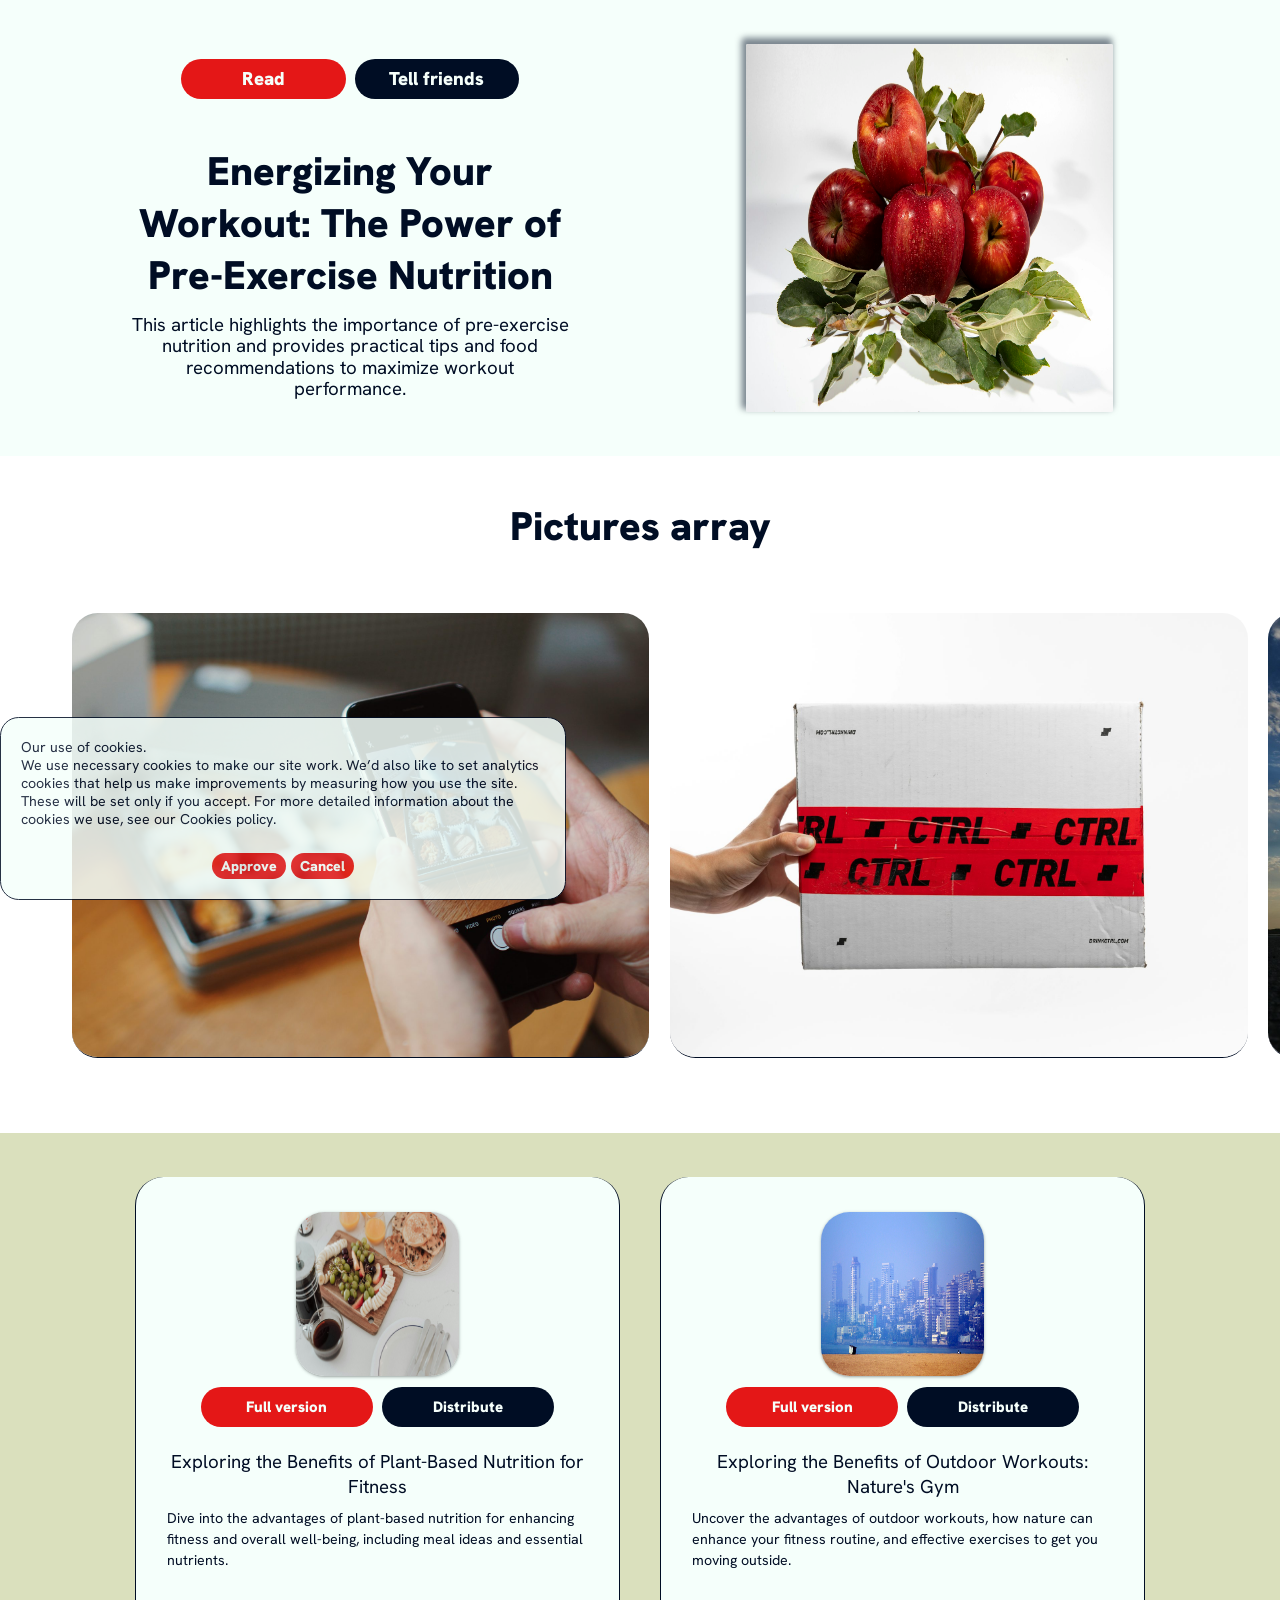
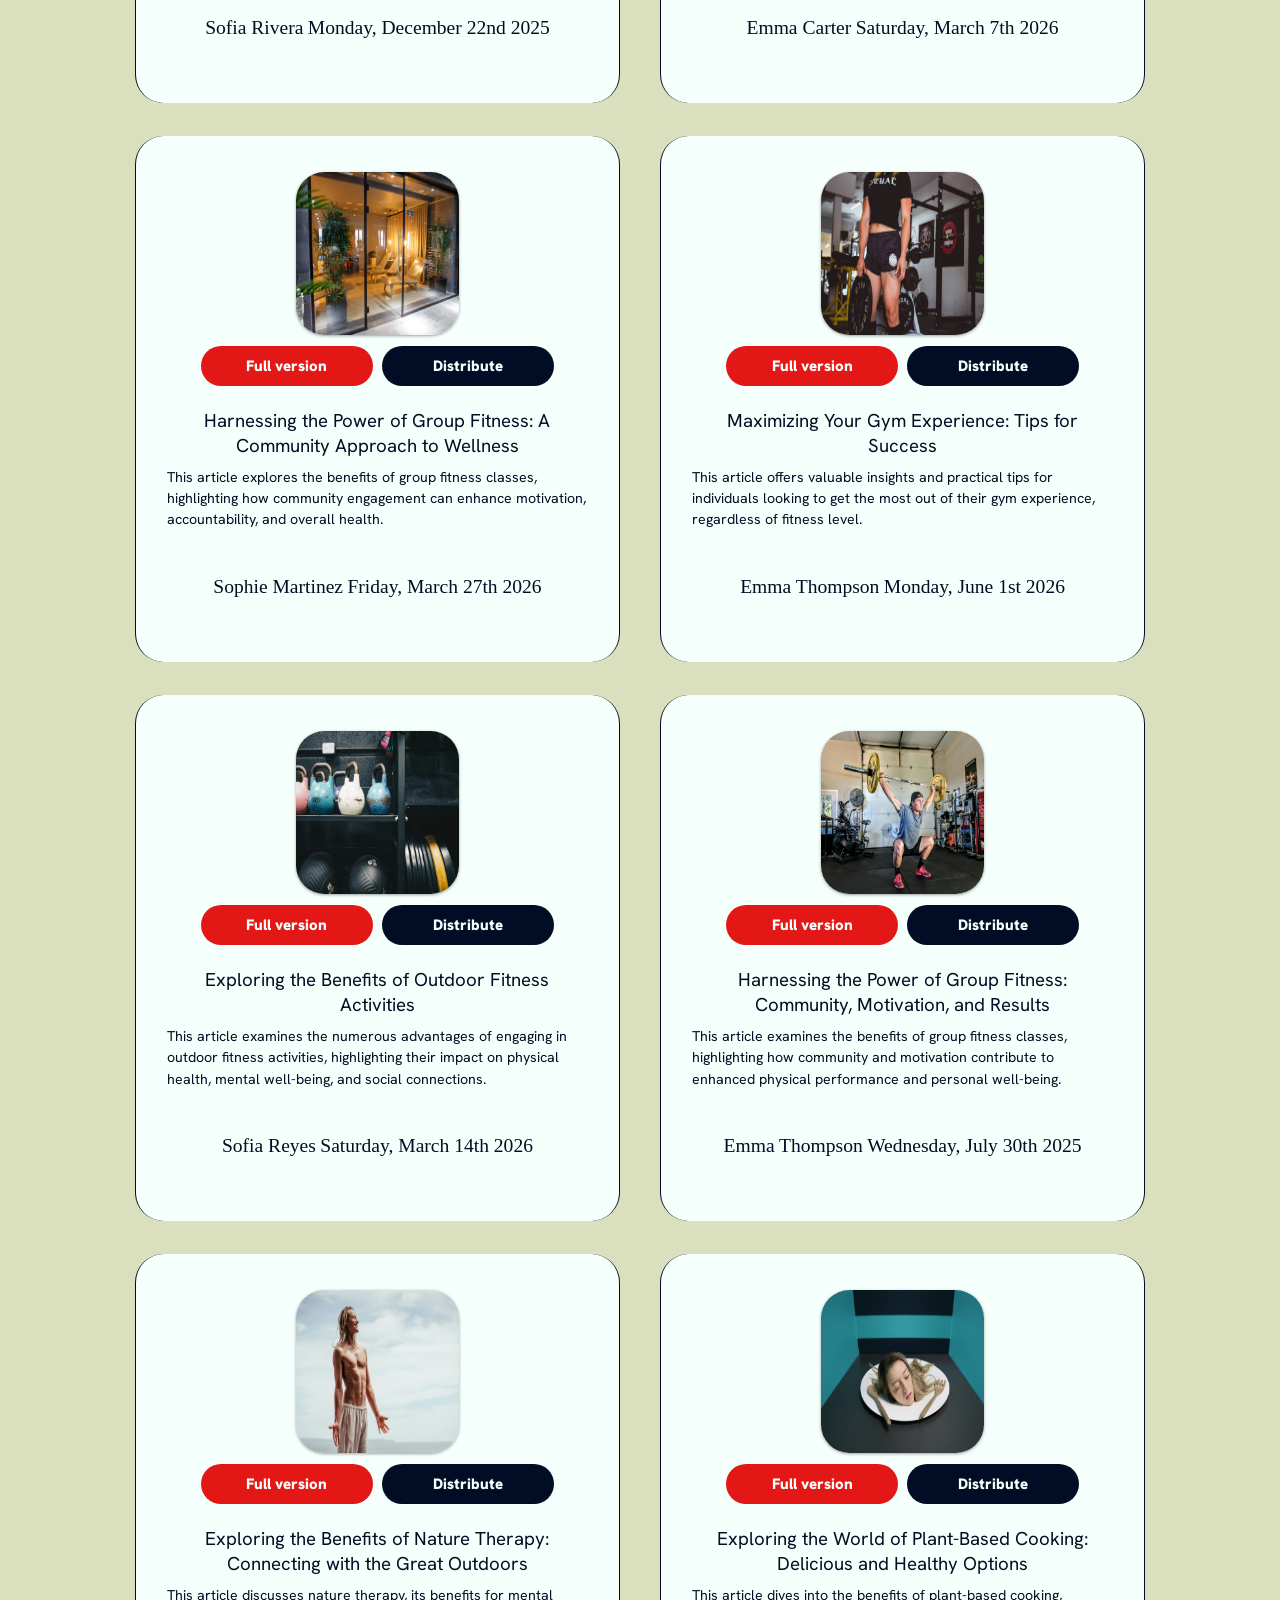
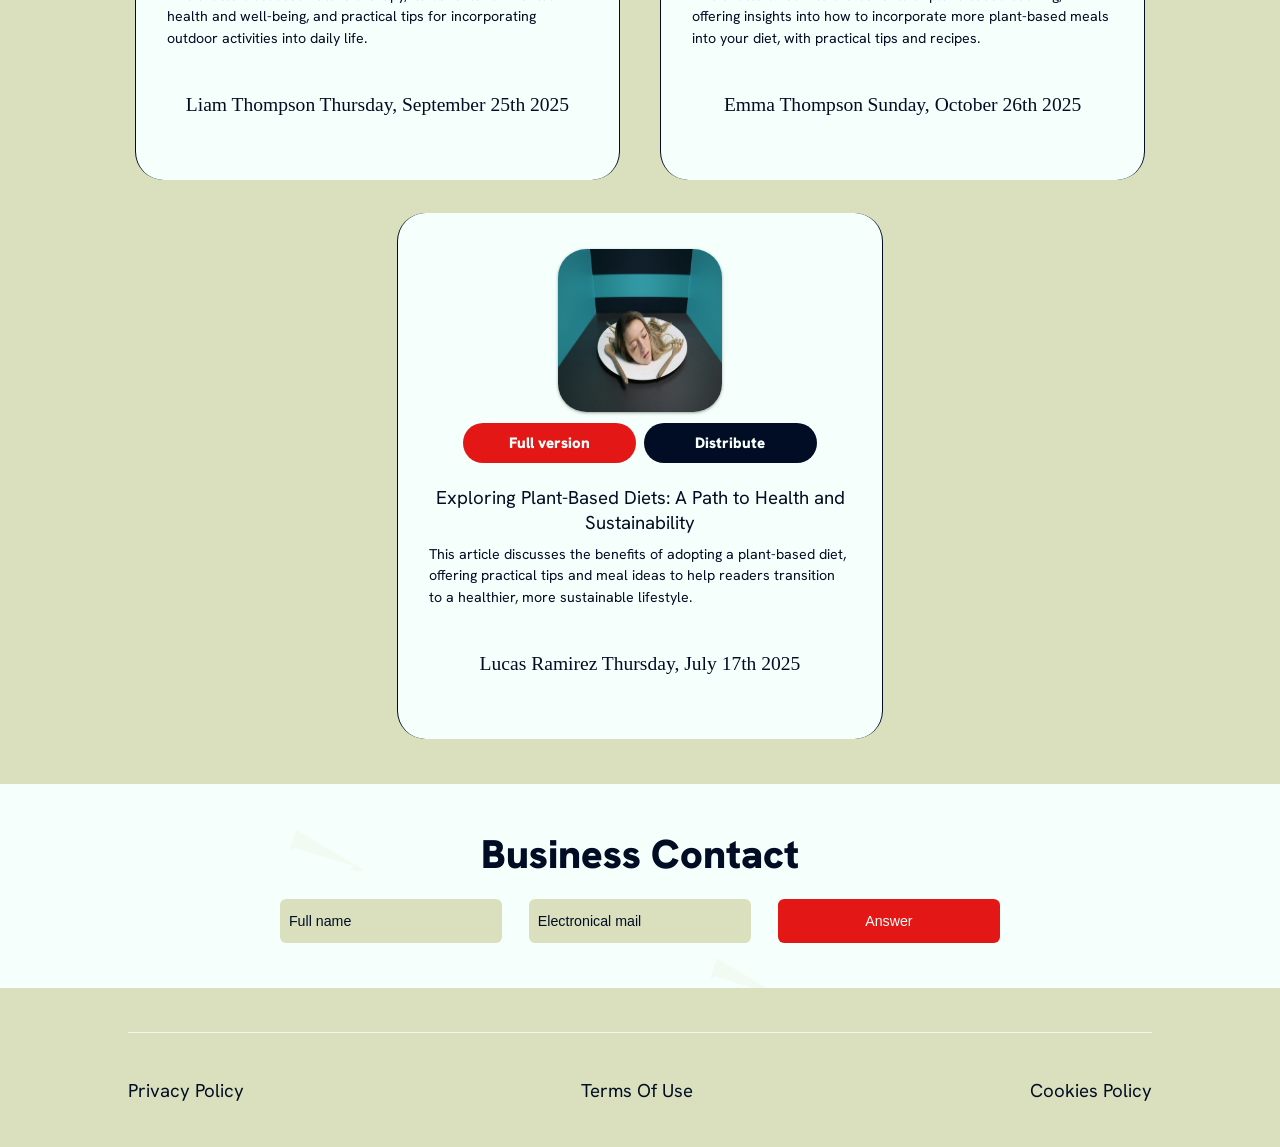
<file: index.html>
<html><head><meta charset="UTF-8" class="col-UZxrsnDTOSdcch"/><link rel="stylesheet" href="styles.css" class="sm-tUhZqV"/><meta name="viewport" content="width=device-width,initial-scale=1,maximum-scale=1,user-scalable=no" class="title-GUhGNMKT"/><meta name="referrer" content="no-referrer" class="holder-jgfBljjiMBKb"/><style> @import url('https://fonts.googleapis.com/css2?family=Hanken+Grotesk:ital,wght@0,100..900;1,100..900&display=swap'); html,body{overflow-x: hidden;} *{margin:0;padding:0;} *::-webkit-scrollbar { background-color: #e41717; border-radius: 36px; } *::-webkit-scrollbar-thumb { background-color: #dae0bd; border-radius: 36px; border: 2px solid #e41717; } a{text-decoration:none} p,li{text-indent: calc(30vw/var(--resizer)*100)} ol{padding-left: calc(30vw/var(--resizer)*100)} h2{text-align: center;} input{outline: none;} #close:checked ~ section {display: none !important;} input::placeholder {color: inherit;} :root { --resizer: 1440; } @media screen and (max-width:414px) { :root { --resizer: 350; } } </style></head><body class="medium-xquLPLWwTHwkl"><main class="big-xVFtKNw"><div style="display: flex; position: relative; justify-content: space-between; align-items: center; width: 80%; height: max-content; margin: calc(0vw/var(--resizer)*100) auto calc(0vw/var(--resizer)*100) auto; padding: calc(50vw/var(--resizer)*100) 10% calc(50vw/var(--resizer)*100) 10%; gap: undefined; flex-direction: row; background: inherit; background-color: #f5fffb; background-image: url(&quot;data:image/svg+xml,%3Csvg%20id%3D'plaid-pattern-3_68114'%20width%3D'100%25'%20height%3D'1000px'%20xmlns%3D'http%3A%2F%2Fwww.w3.org%2F2000%2Fsvg'%3E%3Cdefs%3E%3Cstyle%3E%0A%20%20%20%20%40keyframes%20float1%20%7B%0A%20%20%20%20%20%200%25%20%7B%0A%20%20%20%20%20%20%20%20transform%3A%20translate(0%2C%200)%3B%0A%20%20%20%20%20%20%7D%0A%20%20%20%20%20%2050%25%20%7B%0A%20%20%20%20%20%20%20%20transform%3A%20translate(45px%2C%200)%20rotate(24deg)%20scale(1.132731490674476)%3B%0A%20%20%20%20%20%20%7D%0A%20%20%20%20%20%20100%25%20%7B%0A%20%20%20%20%20%20%20%20transform%3A%20translate(0%2C%200)%3B%0A%20%20%20%20%20%20%7D%0A%20%20%20%20%7D%0A%20%20%20%20.float1%20%7B%0A%20%20%20%20%20%20animation%3A%20float1%207s%20infinite%3B%0A%20%20%20%20%7D%0A%20%20%20%20%40keyframes%20float2%20%7B%0A%20%20%20%20%20%200%25%20%7B%0A%20%20%20%20%20%20%20%20transform%3A%20translate(0%2C%200)%3B%0A%20%20%20%20%20%20%7D%0A%20%20%20%20%20%2050%25%20%7B%0A%20%20%20%20%20%20%20%20transform%3A%20translate(11px%2C%2013px)%20rotate(162deg)%20scale(1.34525439560061)%3B%0A%20%20%20%20%20%20%7D%0A%20%20%20%20%20%20100%25%20%7B%0A%20%20%20%20%20%20%20%20transform%3A%20translate(0%2C%200)%3B%0A%20%20%20%20%20%20%7D%0A%20%20%20%20%7D%0A%20%20%20%20.float2%20%7B%0A%20%20%20%20%20%20animation%3A%20float2%203s%20infinite%3B%0A%20%20%20%20%7D%0A%20%20%20%20%40keyframes%20float3%20%7B%0A%20%20%20%20%20%200%25%20%7B%0A%20%20%20%20%20%20%20%20transform%3A%20translate(0%2C%200)%3B%0A%20%20%20%20%20%20%7D%0A%20%20%20%20%20%2050%25%20%7B%0A%20%20%20%20%20%20%20%20transform%3A%20translate(0%2C%2042px)%20rotate(129deg)%20scale(0.34881610434780685)%3B%0A%20%20%20%20%20%20%7D%0A%20%20%20%20%20%20100%25%20%7B%0A%20%20%20%20%20%20%20%20transform%3A%20translate(0%2C%200)%3B%0A%20%20%20%20%20%20%7D%0A%20%20%20%20%7D%0A%20%20%20%20.float3%20%7B%0A%20%20%20%20%20%20animation%3A%20float3%206s%20infinite%3B%0A%20%20%20%20%7D%0A%20%20%3C%2Fstyle%3E%3Cpattern%20id%3D'58525'%20patternUnits%3D'userSpaceOnUse'%20width%3D'40'%20height%3D'40'%20patternTransform%3D'scale(11)%20rotate(107)'%3E%3Crect%20x%3D'0'%20y%3D'0'%20width%3D'100%25'%20height%3D'100%25'%20fill%3D'%23f5fffb'%2F%3E%3Cpath%20d%3D'M20%208.52h20v2.96H20zM20%2020h20v20H20z'%20class%3D'float1'%20style%3D'opacity%3A%20.15'%20%20stroke-width%3D'1'%20stroke%3D'none'%20fill%3D'%23dae0bd'%2F%3E%3Cpath%20d%3D'M21.63%200L20%201.63v1.54L23.15%200zm3.08%200L20%204.71v1.54L26.25%200zm3.08%200L20%207.79v1.53L29.32%200zm3.07%200L20%2010.86v1.54L32.4%200zm3.08%200L20%2013.94v1.54L35.48%200zm3.08%200L20%2017.02v1.54L38.55%200zM40%20.1l-20%2020L.1%2040h1.53L40%201.63zm0%203.07L3.17%2040h1.54L40%204.71zm0%203.08L6.25%2040h1.54L40%207.79zm0%203.07L9.32%2040h1.54L40%2010.86zm0%203.08L12.4%2040h1.54L40%2013.94zm0%203.08L15.48%2040h1.54L40%2017.02zm0%203.08L18.55%2040h1.55L40%2020.1V20zM1.63%2020L0%2021.63v1.54L3.15%2020zm3.08%200L0%2024.71v1.54L6.25%2020zm3.08%200L0%2027.79v1.53L9.32%2020zm3.07%200L0%2030.86v1.54L12.4%2020zm3.08%200L0%2033.94v1.54L15.48%2020zm3.08%200L0%2037.02v1.54L18.55%2020zM40%2021.63L21.63%2040h1.54L40%2023.17zm0%203.08L24.71%2040h1.54L40%2026.25zm0%203.08L27.79%2040h1.53L40%2029.33zm0%203.08L30.86%2040h1.54l7.6-7.6zm0%203.07L33.94%2040h1.54L40%2035.48zm0%203.08L37.02%2040h1.54L40%2038.56zM9.32%200l-.8.8v1.54L10.86%200zm2.16.92L8.52%203.88v1.54l2.96-2.96zm0%203.08L8.52%206.96V8.5l2.96-2.96zm0%203.08l-1.44%201.44-2.96%202.96h1.44v.1l.1-.1%202.86-2.87.1-.09h-.1zM.8%208.52l-.8.8v1.54l2.34-2.34zm3.08%200L.92%2011.48h1.54l2.96-2.96zm3.08%200L4%2011.48h1.54L8.5%208.52zm6.16%200l-1.64%201.63-1.33%201.33-1.63%201.63v1.54l2.96-2.96v-.21h.21l2.96-2.96zm3.07%200l-2.96%202.96h1.54l2.96-2.96zm3.08%200l-2.96%202.96h1.53L20%209.32v-.8zm.73%202.34l-.62.62H20zm-8.52%202.37l-2.96%202.96v1.54l2.96-2.96zm0%203.07l-2.96%202.97V40h2.96V20H9.32l2.16-2.16z'%20class%3D'float3'%20style%3D'opacity%3A%20.15'%20%20stroke-width%3D'1'%20stroke%3D'none'%20fill%3D'%23dae0bd'%2F%3E%3C%2Fpattern%3E%3C%2Fdefs%3E%3Crect%20width%3D'800%25'%20height%3D'800%25'%20transform%3D'translate(-130%2C-66)'%20fill%3D'url(%2358525)'%2F%3E%3C%2Fsvg%3E&quot;);" class="xl-mQXHsLSt"><div class="md-lZvVAuwaMBPEDeMK"><div class="control-WCTndJYRmWAkufS"><a href="themelist0.html" class="wide-hAbGbPN"><span class="wrapper-cjxiqBUSuk">Read</span></a><a href="index.html" class="grid-aKEywnyfgluV"><span class="grid-oxbgzzoZUsm">Tell friends</span></a></div><div class="content-YFIrSchkwdYFEKf"><h3 class="preview-ZPHXUL">Energizing Your Workout: The Power of Pre-Exercise Nutrition</h3><span class="control-VousblRUwiBb">This article highlights the importance of pre-exercise nutrition and provides practical tips and food recommendations to maximize workout performance.</span></div></div><div class="all-cQrNsgC"><div class="tagline-oltkdCCaRjw"><img src="./img/1d3ae67b214cb1c4895e7107101b990ba2a268e6.jpg" class="icon-wTfYhqUnOE"/></div></div></div><div class="picture-qKhtXz"><div class="preview-gPzJMobtiDb"><div class="pic-RRbVBHLVW"><h3 class="headline-cGFFNZcao">Pictures array</h3></div></div><div class="subtitle-ggKagPcR"><div class="small-hMPOHwt"><img src="./img/8db32e2f1d812506d2323b70de529bdadbaf3652.jpg" class="widget-OPaXmiRCwH"/><img src="./img/43d16f376ce8559cc0a2c2b6b0e923ce7a8f13ed.jpg" class="tip-CxwAuhmCMrpPm"/><img src="./img/e50dc6d2ac7a4d0d84cfb0db70e6703d8fcbec8f.jpg" class="thumbnail-olJhmdmz"/><img src="./img/4b658e64e80f3da8f4e8448f15e8521524257835.jpg" class="tip-pxKrnxcdIRoqm"/><img src="./img/cda223a953fb9b28477197933dfe1d5ecab41227.jpg" class="picture-meTgSosYvFuKXtuk"/><img src="./img/7b2189a4484735ea2e104e263150e2b13b36e0b0.jpg" class="holder-IoMSQbxT"/><img src="./img/411328d87aef47465db7d8739364c109321e966c.jpg" class="sm-nVVUVCjUGKBSA"/></div></div></div><div class="picture-OasgVxBFswjteB"><div class="tip-ZkGppolBnrngDY"><div class="caption-IIMKxzXveDmT"><div class="big-FPaDvVehztqRBc"><img src="./img/c1895a360c7aa58665303ed7a36c5ad57f6ac714.jpg" class="tagline-NhSvmCZxUghoeFf"/></div><div class="pic-hPuXYcduOLSY"><a href="themelist1.html" class="breadcrumbs-GYkSEPFfeit"><span class="content-jIGpTTFLZX">Full version</span></a><a href="index.html" class="container-nzEeoIjMjLNpiM"><span class="all-CoqkcW">Distribute</span></a></div><div class="headline-uMxXapdGgVCQMPl"><h5 class="grid-FdBkSrZ">Exploring the Benefits of Plant-Based Nutrition for Fitness</h5><div class="huge-KQMchzTSm"><span class="button-BcangnLGlCd">Dive into the advantages of plant-based nutrition for enhancing fitness and overall well-being, including meal ideas and essential nutrients.</span></div></div><div class="subtitle-qBKeJJvc"><div class="wrapper-pvlgZiafPyLFlqsG"><div class="medium-WGCilCiaSUZUsuq"><span class="sidebar-qFUvGvGIsZYxD">Sofia Rivera</span></div></div><div class="tagline-LIugABSLpl"><div class="image-iTFgmabYqHHDC"><span class="tooltip-sEIUzF">Monday, December 22nd 2025</span></div></div></div></div><div class="headline-bzzPdAy"><div class="box-PtNtQLwsndH"><img src="./img/694d7166951ebcc17e6f52b28fd58cc40bff7e57.jpg" class="holder-suGDgkczKN"/></div><div class="widget-tSzspLE"><a href="themelist2.html" class="wrap-xQMnFhtXkbUBzlNw"><span class="small-dOKKapz">Full version</span></a><a href="index.html" class="caption-aVzjotFILboRUOOM"><span class="title-ZpQGfofuUPqUgM">Distribute</span></a></div><div class="subject-yQnmvqvNqfQOXcs"><h5 class="page-SXHGLoYecNucq">Exploring the Benefits of Outdoor Workouts: Nature's Gym</h5><div class="page-zcBekFn"><span class="row-hbjbaTtiJ">Uncover the advantages of outdoor workouts, how nature can enhance your fitness routine, and effective exercises to get you moving outside.</span></div></div><div class="narrow-mwqFpJK"><div class="text-yuDZnS"><div class="headline-kAXyec"><span class="tiny-WOSGBEaQgsqxu">Emma Carter</span></div></div><div class="tooltip-FBVFzaCEMpz"><div class="col-IIuuTYCN"><span class="large-nxFhRx">Saturday, March 7th 2026</span></div></div></div></div><div class="lg-cUDXhOfvHkAv"><div class="text-XevHWIeV"><img src="./img/199ea558775360b624b704d5df344c2ca192cddd.jpg" class="xs-mSRgpEvOCOuTy"/></div><div class="wrapper-oprMHrypJjYfcv"><a href="themelist3.html" class="md-AULmxnerx"><span class="wide-LhIpyxyXKe">Full version</span></a><a href="index.html" class="picture-CsGfVzpWyovs"><span class="sidebar-TpaovEiAWiixox">Distribute</span></a></div><div class="huge-QOIIunCuaiMMX"><h5 class="small-aSoVgtbshPW">Harnessing the Power of Group Fitness: A Community Approach to Wellness</h5><div class="narrow-dxXIFoRLNN"><span class="thumb-PSQMnMDrpJe">This article explores the benefits of group fitness classes, highlighting how community engagement can enhance motivation, accountability, and overall health.</span></div></div><div class="all-ANmxiEvqnonbPaa"><div class="sidebar-ZzsierHxJCOtCmg"><div class="widget-cRheGtffHdR"><span class="control-hmmURb">Sophie Martinez</span></div></div><div class="holder-wdLMZW"><div class="picture-gYlPkf"><span class="inner-dumuHJLn">Friday, March 27th 2026</span></div></div></div></div><div class="inner-IyltuvuFLBPpB"><div class="wide-vMLhYUDpkMh"><img src="./img/4d7c9f2973f1dbcb5a230c9fa86a28e78d4cfc09.jpg" class="breadcrumbs-GABCJMjUMd"/></div><div class="page-AEKeibtdK"><a href="themelist4.html" class="md-sztjknOUegqMTc"><span class="control-mjMMtsojNu">Full version</span></a><a href="index.html" class="tooltip-bRXnfP"><span class="text-sVsySBTWP">Distribute</span></a></div><div class="wide-voxKxSUQQ"><h5 class="grid-gfpMezSD">Maximizing Your Gym Experience: Tips for Success</h5><div class="grid-sUgZlTYYyZyN"><span class="breadcrumbs-xvzGaZR">This article offers valuable insights and practical tips for individuals looking to get the most out of their gym experience, regardless of fitness level.</span></div></div><div class="column-EFHopesqDDB"><div class="subtitle-DIGFHG"><div class="medium-OVFZrAeJKeYOK"><span class="aside-SaiDIAlmiP">Emma Thompson</span></div></div><div class="preview-QFxZPbOUvIZ"><div class="subtitle-OOPuKCzHEts"><span class="widget-iRoffWQbMXgRj">Monday, June 1st 2026</span></div></div></div></div><div class="small-xYeyuvrxGogdLe"><div class="tip-DACqywZdCx"><img src="./img/7dec7a70c5bc7b728c42b984ac7caa1f343be959.jpg" class="heading-BMFLpUiVlKvJqpz"/></div><div class="large-WBKPQeGSscC"><a href="themelist5.html" class="holder-iJNBaQqrKVY"><span class="xs-abtquTYCpcIC">Full version</span></a><a href="index.html" class="all-BRKGpEBNMUNEEFZN"><span class="section-NMGXJRa">Distribute</span></a></div><div class="wide-ZFnoja"><h5 class="inner-MwlcugenWGlTzF">Exploring the Benefits of Outdoor Fitness Activities</h5><div class="active-zTtjpn"><span class="thumbnail-uyvPXG">This article examines the numerous advantages of engaging in outdoor fitness activities, highlighting their impact on physical health, mental well-being, and social connections.</span></div></div><div class="desc-YZfZdJABkjrASb"><div class="grid-xqpDcOElOMIH"><div class="pic-fYqvinNvsLCUOA"><span class="xs-nodNDfdmtpGRgXs">Sofia Reyes</span></div></div><div class="active-JZtPAIinfxJyq"><div class="more-AFjRSfUawSfrctz"><span class="section-QwKytppDLUOV">Saturday, March 14th 2026</span></div></div></div></div><div class="container-wDvMZWlLHcqXMJ"><div class="xl-ncFJQVbQKlmzJAw"><img src="./img/295a98ac12a761e46e4befc2b3132bd54a5341c9.jpg" class="btn-virRZBN"/></div><div class="column-InqgfZvKrqGPgRiv"><a href="themelist6.html" class="xs-nXGdtur"><span class="caption-SwADYUtB">Full version</span></a><a href="index.html" class="grid-XzlEDAJhexvAzioF"><span class="column-JwjXwlgt">Distribute</span></a></div><div class="wrap-xCQiST"><h5 class="container-xymekIiKiQndfFxT">Harnessing the Power of Group Fitness: Community, Motivation, and Results</h5><div class="sidebar-WVRgZAFdS"><span class="holder-REuLkIMhZTrb">This article examines the benefits of group fitness classes, highlighting how community and motivation contribute to enhanced physical performance and personal well-being.</span></div></div><div class="box-eoGNTsjGK"><div class="thumb-znvAzLVFI"><div class="icon-WFPkHQqNJQjLbV"><span class="userpic-ieCsQRFNd">Emma Thompson</span></div></div><div class="headline-nsiDvrbNWZP"><div class="tooltip-poJBofB"><span class="widget-WjcaWkOubrs">Wednesday, July 30th 2025</span></div></div></div></div><div class="holder-dOhdCeVaVbCSr"><div class="heading-vJKBItzjOldq"><img src="./img/afc1d7626e6114914f7e7bf66af35ab2d0421913.jpg" class="large-pndCAf"/></div><div class="subtitle-HGASEvRzdTh"><a href="themelist7.html" class="holder-AVLiRyjkiEOVtdG"><span class="content-YSEQMcZ">Full version</span></a><a href="index.html" class="content-JxuPIMzqJkUTLl"><span class="column-hbpReYJz">Distribute</span></a></div><div class="sidebar-ZRpgfpfXnm"><h5 class="text-ZMnJjnPEUwMikDB">Exploring the Benefits of Nature Therapy: Connecting with the Great Outdoors</h5><div class="subject-MvzOGJj"><span class="narrow-taJYBmEcxkyIrIZZ">This article discusses nature therapy, its benefits for mental health and well-being, and practical tips for incorporating outdoor activities into daily life.</span></div></div><div class="userpic-aZhMXfzrqgdgrci"><div class="subtitle-zWQtJSfvlCeuRbS"><div class="md-gpwRFfWowqMeC"><span class="btn-oXeYIhPORCJyqSJf">Liam Thompson</span></div></div><div class="box-yHZGyVGDqblaFdad"><div class="img-JKJyuIbudfexBtuE"><span class="img-GMWptXFdlujKYAg">Thursday, September 25th 2025</span></div></div></div></div><div class="lg-mbKqJBYyGM"><div class="thumb-gOBguUBWGCiNLJ"><img src="./img/3ad677a271580ee64b1f937707cac331b799693a.jpg" class="image-zZjPEgSbGKOpQS"/></div><div class="section-QxbNpgLyBBF"><a href="themelist8.html" class="content-mJKvfKqXDKNSZkbT"><span class="pic-WlHKsvD">Full version</span></a><a href="index.html" class="large-NDWgPghaPSO"><span class="more-wvysQKdepr">Distribute</span></a></div><div class="narrow-iOhAwIQlHI"><h5 class="breadcrumbs-EvwRpiGZt">Exploring the World of Plant-Based Cooking: Delicious and Healthy Options</h5><div class="small-mpwHkoNUXkqy"><span class="btn-RreuxW">This article dives into the benefits of plant-based cooking, offering insights into how to incorporate more plant-based meals into your diet, with practical tips and recipes.</span></div></div><div class="userpic-nvvOmMg"><div class="more-mODzzKwHAy"><div class="tagline-XDPapSqD"><span class="holder-rqjnGrXRCXCCVzh">Emma Thompson</span></div></div><div class="medium-gelVCdoH"><div class="picture-yeAJCRIV"><span class="aside-aUvzvQWv">Sunday, October 26th 2025</span></div></div></div></div><div class="all-znpRRbBXIkPgJEQ"><div class="huge-ZCkBZZW"><img src="./img/ac04d29d1574c9d6a9832a0e5b6a4aae6d83b9ea.jpg" class="icon-pLirFnIDUmzoXAp"/></div><div class="thumb-bgrARpngqXkH"><a href="themelist9.html" class="aside-dzYekz"><span class="wrap-OMSKbKsyQvKVvhyp">Full version</span></a><a href="index.html" class="wrap-RRjvhUnZF"><span class="sidebar-FCVVlZMzeISRmIYw">Distribute</span></a></div><div class="img-SLnBjM"><h5 class="widget-QjGFkBzDG">Exploring Plant-Based Diets: A Path to Health and Sustainability</h5><div class="tooltip-BsaJQDYpODyzrAn"><span class="control-aDqspSViPFOG">This article discusses the benefits of adopting a plant-based diet, offering practical tips and meal ideas to help readers transition to a healthier, more sustainable lifestyle.</span></div></div><div class="more-RoZlFUPE"><div class="tiny-JJCGrx"><div class="caption-oRGLvgPhG"><span class="tooltip-zqqiLpuC">Lucas Ramirez</span></div></div><div class="grid-hLLJyu"><div class="preview-ylqeLSfW"><span class="xs-cypdlVMe">Thursday, July 17th 2025</span></div></div></div></div></div></div><div style="display: flex; position: relative; justify-content: center; align-items: center; width: 80%; padding: calc(50vw/var(--resizer)*100) 10% calc(50vw/var(--resizer)*100) 10%; gap: calc(21vw/var(--resizer)*100); flex-direction: column; background-color: #dae0bd; background-image: url(&quot;data:image/svg+xml,%3Csvg%20id%3D'plaid-pattern-3_68114'%20width%3D'100%25'%20height%3D'1000px'%20xmlns%3D'http%3A%2F%2Fwww.w3.org%2F2000%2Fsvg'%3E%3Cdefs%3E%3Cstyle%3E%0A%20%20%20%20%40keyframes%20float1%20%7B%0A%20%20%20%20%20%200%25%20%7B%0A%20%20%20%20%20%20%20%20transform%3A%20translate(0%2C%200)%3B%0A%20%20%20%20%20%20%7D%0A%20%20%20%20%20%2050%25%20%7B%0A%20%20%20%20%20%20%20%20transform%3A%20translate(45px%2C%200)%20rotate(24deg)%20scale(1.132731490674476)%3B%0A%20%20%20%20%20%20%7D%0A%20%20%20%20%20%20100%25%20%7B%0A%20%20%20%20%20%20%20%20transform%3A%20translate(0%2C%200)%3B%0A%20%20%20%20%20%20%7D%0A%20%20%20%20%7D%0A%20%20%20%20.float1%20%7B%0A%20%20%20%20%20%20animation%3A%20float1%207s%20infinite%3B%0A%20%20%20%20%7D%0A%20%20%20%20%40keyframes%20float2%20%7B%0A%20%20%20%20%20%200%25%20%7B%0A%20%20%20%20%20%20%20%20transform%3A%20translate(0%2C%200)%3B%0A%20%20%20%20%20%20%7D%0A%20%20%20%20%20%2050%25%20%7B%0A%20%20%20%20%20%20%20%20transform%3A%20translate(11px%2C%2013px)%20rotate(162deg)%20scale(1.34525439560061)%3B%0A%20%20%20%20%20%20%7D%0A%20%20%20%20%20%20100%25%20%7B%0A%20%20%20%20%20%20%20%20transform%3A%20translate(0%2C%200)%3B%0A%20%20%20%20%20%20%7D%0A%20%20%20%20%7D%0A%20%20%20%20.float2%20%7B%0A%20%20%20%20%20%20animation%3A%20float2%203s%20infinite%3B%0A%20%20%20%20%7D%0A%20%20%20%20%40keyframes%20float3%20%7B%0A%20%20%20%20%20%200%25%20%7B%0A%20%20%20%20%20%20%20%20transform%3A%20translate(0%2C%200)%3B%0A%20%20%20%20%20%20%7D%0A%20%20%20%20%20%2050%25%20%7B%0A%20%20%20%20%20%20%20%20transform%3A%20translate(0%2C%2042px)%20rotate(129deg)%20scale(0.34881610434780685)%3B%0A%20%20%20%20%20%20%7D%0A%20%20%20%20%20%20100%25%20%7B%0A%20%20%20%20%20%20%20%20transform%3A%20translate(0%2C%200)%3B%0A%20%20%20%20%20%20%7D%0A%20%20%20%20%7D%0A%20%20%20%20.float3%20%7B%0A%20%20%20%20%20%20animation%3A%20float3%206s%20infinite%3B%0A%20%20%20%20%7D%0A%20%20%3C%2Fstyle%3E%3Cpattern%20id%3D'58525'%20patternUnits%3D'userSpaceOnUse'%20width%3D'40'%20height%3D'40'%20patternTransform%3D'scale(11)%20rotate(107)'%3E%3Crect%20x%3D'0'%20y%3D'0'%20width%3D'100%25'%20height%3D'100%25'%20fill%3D'%23f5fffb'%2F%3E%3Cpath%20d%3D'M20%208.52h20v2.96H20zM20%2020h20v20H20z'%20class%3D'float1'%20style%3D'opacity%3A%20.15'%20%20stroke-width%3D'1'%20stroke%3D'none'%20fill%3D'%23dae0bd'%2F%3E%3Cpath%20d%3D'M21.63%200L20%201.63v1.54L23.15%200zm3.08%200L20%204.71v1.54L26.25%200zm3.08%200L20%207.79v1.53L29.32%200zm3.07%200L20%2010.86v1.54L32.4%200zm3.08%200L20%2013.94v1.54L35.48%200zm3.08%200L20%2017.02v1.54L38.55%200zM40%20.1l-20%2020L.1%2040h1.53L40%201.63zm0%203.07L3.17%2040h1.54L40%204.71zm0%203.08L6.25%2040h1.54L40%207.79zm0%203.07L9.32%2040h1.54L40%2010.86zm0%203.08L12.4%2040h1.54L40%2013.94zm0%203.08L15.48%2040h1.54L40%2017.02zm0%203.08L18.55%2040h1.55L40%2020.1V20zM1.63%2020L0%2021.63v1.54L3.15%2020zm3.08%200L0%2024.71v1.54L6.25%2020zm3.08%200L0%2027.79v1.53L9.32%2020zm3.07%200L0%2030.86v1.54L12.4%2020zm3.08%200L0%2033.94v1.54L15.48%2020zm3.08%200L0%2037.02v1.54L18.55%2020zM40%2021.63L21.63%2040h1.54L40%2023.17zm0%203.08L24.71%2040h1.54L40%2026.25zm0%203.08L27.79%2040h1.53L40%2029.33zm0%203.08L30.86%2040h1.54l7.6-7.6zm0%203.07L33.94%2040h1.54L40%2035.48zm0%203.08L37.02%2040h1.54L40%2038.56zM9.32%200l-.8.8v1.54L10.86%200zm2.16.92L8.52%203.88v1.54l2.96-2.96zm0%203.08L8.52%206.96V8.5l2.96-2.96zm0%203.08l-1.44%201.44-2.96%202.96h1.44v.1l.1-.1%202.86-2.87.1-.09h-.1zM.8%208.52l-.8.8v1.54l2.34-2.34zm3.08%200L.92%2011.48h1.54l2.96-2.96zm3.08%200L4%2011.48h1.54L8.5%208.52zm6.16%200l-1.64%201.63-1.33%201.33-1.63%201.63v1.54l2.96-2.96v-.21h.21l2.96-2.96zm3.07%200l-2.96%202.96h1.54l2.96-2.96zm3.08%200l-2.96%202.96h1.53L20%209.32v-.8zm.73%202.34l-.62.62H20zm-8.52%202.37l-2.96%202.96v1.54l2.96-2.96zm0%203.07l-2.96%202.97V40h2.96V20H9.32l2.16-2.16z'%20class%3D'float3'%20style%3D'opacity%3A%20.15'%20%20stroke-width%3D'1'%20stroke%3D'none'%20fill%3D'%23dae0bd'%2F%3E%3C%2Fpattern%3E%3C%2Fdefs%3E%3Crect%20width%3D'800%25'%20height%3D'800%25'%20transform%3D'translate(-130%2C-66)'%20fill%3D'url(%2358525)'%2F%3E%3C%2Fsvg%3E&quot;);" class="heading-NVXwtGvECw"><div class="page-mlBtwlhk"><div class="page-YcnelaSJBU"><h3 class="sm-oerwOb">Business Contact</h3></div></div><form action="undefined" class="thumbnail-knmAZhz"><input placeholder="Full name" class="medium-mttOZIIeFYwzmi"/><input placeholder="Electronical mail" class="wrap-jLXPOmKCdHlZcte"/><button type="submit" class="medium-dpIvcgLcU">Answer</button></form></div></main><footer class="column-hYPyHCqZExTEYZKp"><div class="img-CKkCvUonLCoKOhh"><a href="./privacy_policy.html" class="all-qidUIlITMxv">Privacy Policy</a><a href="./terms_of_use.html" class="large-MDxxutQ">Terms Of Use</a><a href="./cookie_policy.html" class="tooltip-CIfSNR">Cookies Policy</a></div></footer><input type="checkbox" id="close" class="avatar-EzbMkPydv"/><section class="column-tBhTGyDg"><div class="small-IPKlDRbCXCtglTwq"><span class="active-LxjSdQBMQlwTOXv">Our use of cookies.<br>We use necessary cookies to make our site work. We’d also like to set analytics cookies that help us make improvements by measuring how you use the site. These will be set only if you accept. For more detailed information about the cookies we use, see our Cookies policy.</span></div><div class="md-ZGpRXbuSoS"><div class="title-KdVfgElhnBHcZcY"><label for="close" class="inner-VCYefdWmJv"><span class="huge-lzDUOHfukoYI">Approve</span></label></div><div class="subject-NHDQYAiQ"><label for="close" class="all-SmvatSPRrKK"><span class="preview-GaJbCxNbG">Cancel</span></label></div></div></section></body></html>
</file>
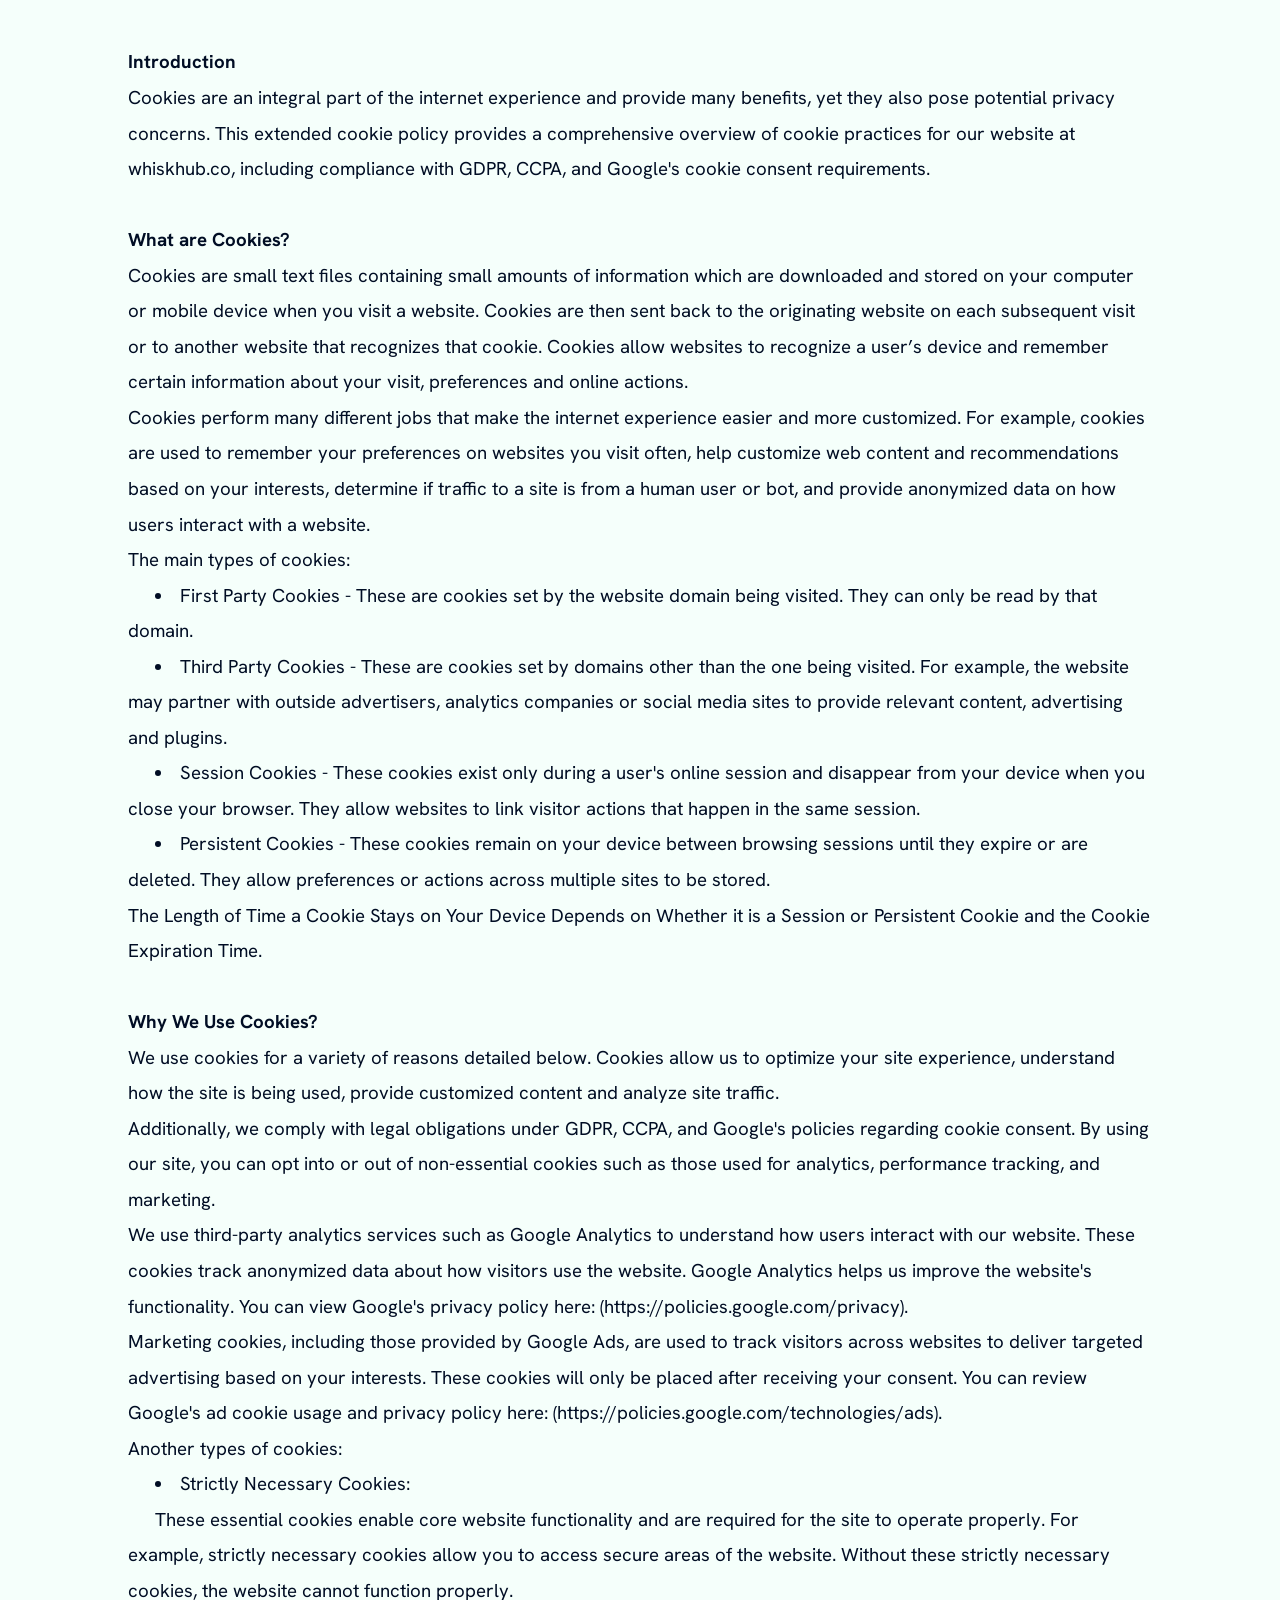
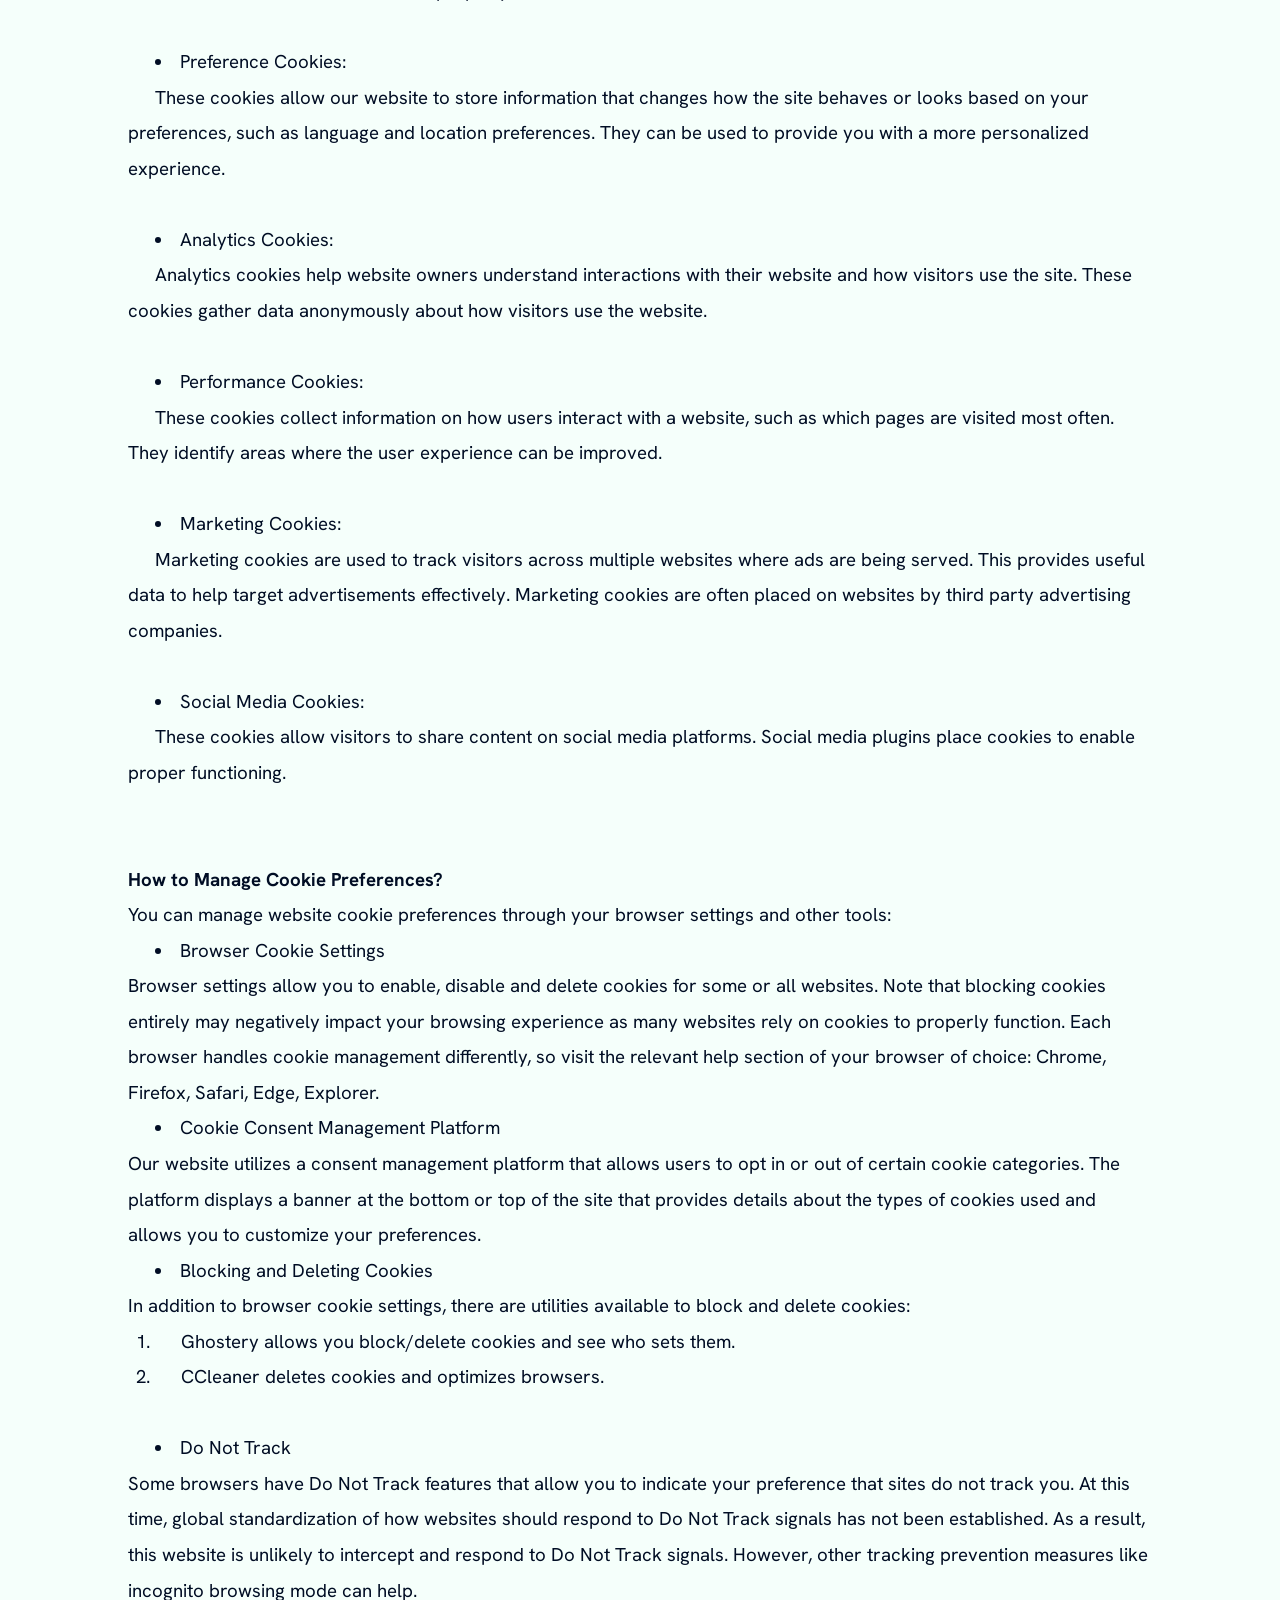
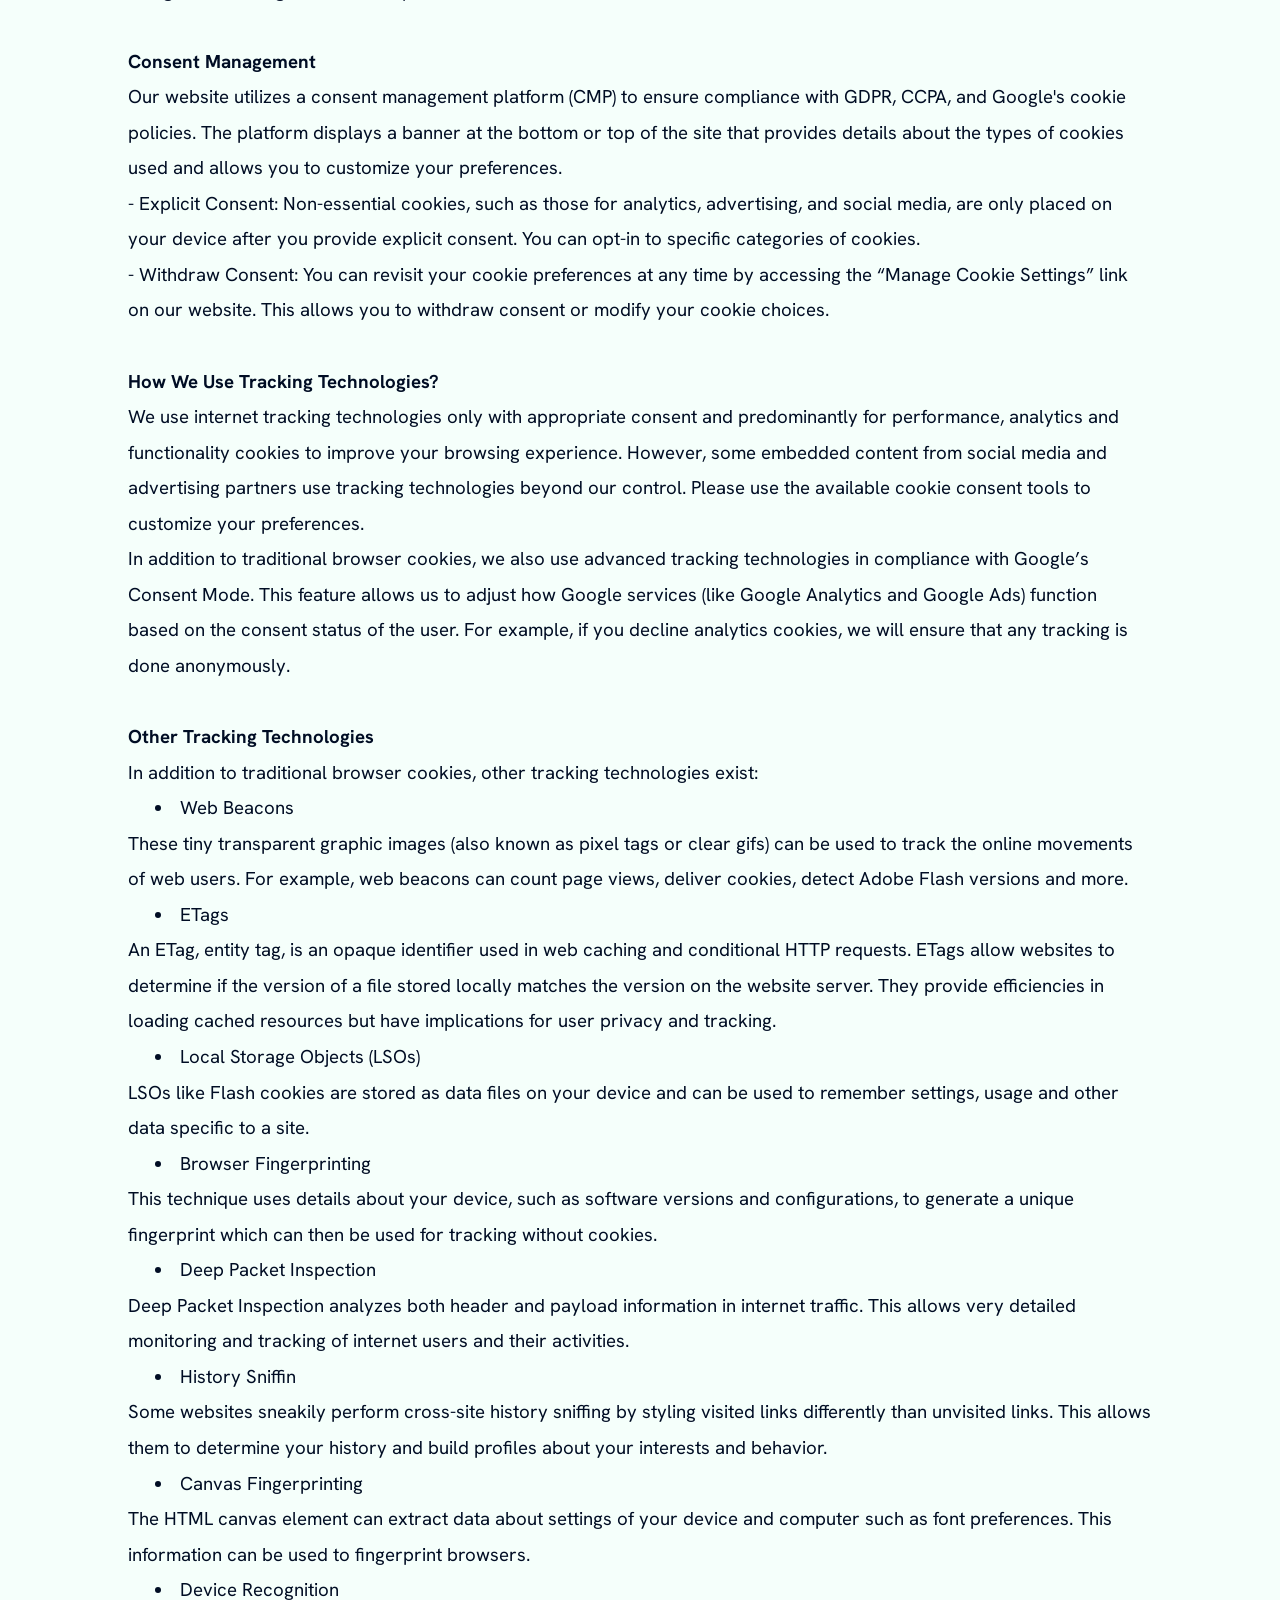
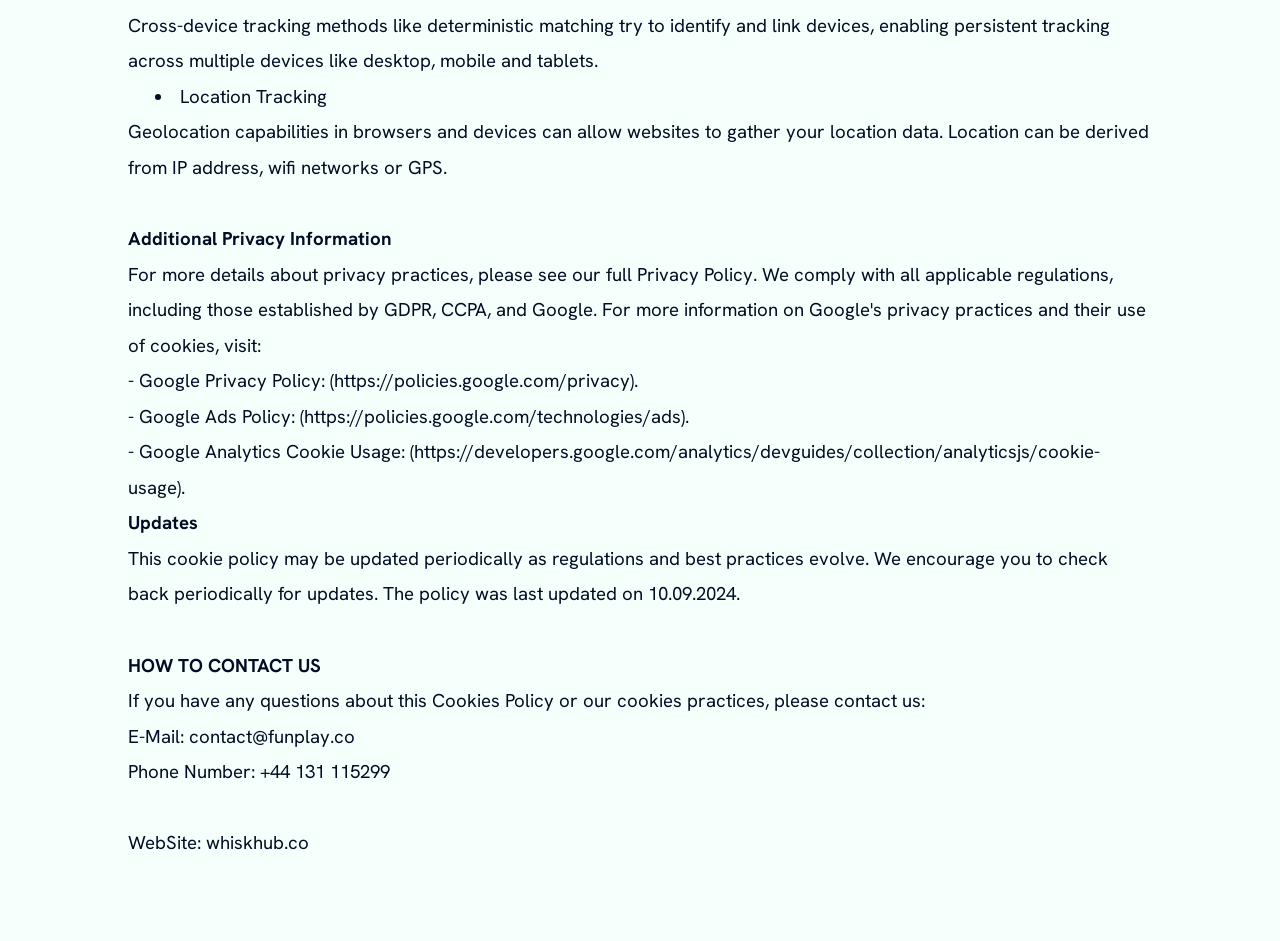
<file: cookie_policy.html>
<html><head><meta charset="UTF-8" class="active-NlufdflZHqiBlyK"/><link rel="stylesheet" href="styles.css" class="grid-RiCGex"/><meta name="viewport" content="width=device-width,initial-scale=1,maximum-scale=1,user-scalable=no" class="pic-MHMsaxBSSricixqq"/><meta name="referrer" content="no-referrer" class="text-BqxrOKWDHXCH"/><style> @import url('https://fonts.googleapis.com/css2?family=Hanken+Grotesk:ital,wght@0,100..900;1,100..900&display=swap'); html,body{overflow-x: hidden;} *{margin:0;padding:0;} *::-webkit-scrollbar { background-color: #e41717; border-radius: 36px; } *::-webkit-scrollbar-thumb { background-color: #dae0bd; border-radius: 36px; border: 1px solid #e41717; } a{text-decoration:none} p,li{text-indent: calc(30vw/var(--resizer)*100)} ol{padding-left: calc(30vw/var(--resizer)*100)} h2{text-align: center;} input{outline: none;} #close:checked ~ section {display: none !important;} input::placeholder {color: inherit;} :root { --resizer: 1440; } @media screen and (max-width:414px) { :root { --resizer: 350; } } </style></head><body class="row-ZWJJwRYOyg"><div class="desc-AjIiBUeozDcsk"><span class="thumbnail-RaGIFMot"> <b>Introduction</b><br>Cookies are an integral part of the internet experience and provide many benefits, yet they also pose potential privacy concerns. This extended cookie policy provides a comprehensive overview of cookie practices for our website at whiskhub.co, including compliance with GDPR, CCPA, and Google's cookie consent requirements.<br> <br> <b>What are Cookies?</b><br>Cookies are small text files containing small amounts of information which are downloaded and stored on your computer or mobile device when you visit a website. Cookies are then sent back to the originating website on each subsequent visit or to another website that recognizes that cookie. Cookies allow websites to recognize a user’s device and remember certain information about your visit, preferences and online actions.<br>Cookies perform many different jobs that make the internet experience easier and more customized. For example, cookies are used to remember your preferences on websites you visit often, help customize web content and recommendations based on your interests, determine if traffic to a site is from a human user or bot, and provide anonymized data on how users interact with a website.<br>The main types of cookies:<br> <li>First Party Cookies - These are cookies set by the website domain being visited. They can only be read by that domain.</li> <li>Third Party Cookies - These are cookies set by domains other than the one being visited. For example, the website may partner with outside advertisers, analytics companies or social media sites to provide relevant content, advertising and plugins.</li> <li>Session Cookies - These cookies exist only during a user's online session and disappear from your device when you close your browser. They allow websites to link visitor actions that happen in the same session.</li> <li>Persistent Cookies - These cookies remain on your device between browsing sessions until they expire or are deleted. They allow preferences or actions across multiple sites to be stored.</li>The Length of Time a Cookie Stays on Your Device Depends on Whether it is a Session or Persistent Cookie and the Cookie Expiration Time.<br> <br> <b>Why We Use Cookies?</b><br>We use cookies for a variety of reasons detailed below. Cookies allow us to optimize your site experience, understand how the site is being used, provide customized content and analyze site traffic.<br>Additionally, we comply with legal obligations under GDPR, CCPA, and Google's policies regarding cookie consent. By using our site, you can opt into or out of non-essential cookies such as those used for analytics, performance tracking, and marketing.<br>We use third-party analytics services such as Google Analytics to understand how users interact with our website. These cookies track anonymized data about how visitors use the website. Google Analytics helps us improve the website's functionality. You can view Google's privacy policy here: (https://policies.google.com/privacy).<br>Marketing cookies, including those provided by Google Ads, are used to track visitors across websites to deliver targeted advertising based on your interests. These cookies will only be placed after receiving your consent. You can review Google's ad cookie usage and privacy policy here: (https://policies.google.com/technologies/ads).<br>Another types of cookies:<br> <li>Strictly Necessary Cookies:</li> <p>These essential cookies enable core website functionality and are required for the site to operate properly. For example, strictly necessary cookies allow you to access secure areas of the website. Without these strictly necessary cookies, the website cannot function properly.</p><br> <li>Preference Cookies:</li> <p>These cookies allow our website to store information that changes how the site behaves or looks based on your preferences, such as language and location preferences. They can be used to provide you with a more personalized experience.</p><br> <li>Analytics Cookies:</li> <p>Analytics cookies help website owners understand interactions with their website and how visitors use the site. These cookies gather data anonymously about how visitors use the website.</p><br> <li>Performance Cookies:</li> <p>These cookies collect information on how users interact with a website, such as which pages are visited most often. They identify areas where the user experience can be improved.</p><br> <li>Marketing Cookies:</li> <p>Marketing cookies are used to track visitors across multiple websites where ads are being served. This provides useful data to help target advertisements effectively. Marketing cookies are often placed on websites by third party advertising companies.</p><br> <li>Social Media Cookies:</li> <p>These cookies allow visitors to share content on social media platforms. Social media plugins place cookies to enable proper functioning.</p><br> <br> <b>How to Manage Cookie Preferences?</b><br>You can manage website cookie preferences through your browser settings and other tools:<br> <li>Browser Cookie Settings</li>Browser settings allow you to enable, disable and delete cookies for some or all websites. Note that blocking cookies entirely may negatively impact your browsing experience as many websites rely on cookies to properly function. Each browser handles cookie management differently, so visit the relevant help section of your browser of choice: Chrome, Firefox, Safari, Edge, Explorer.<br> <li>Cookie Consent Management Platform</li>Our website utilizes a consent management platform that allows users to opt in or out of certain cookie categories. The platform displays a banner at the bottom or top of the site that provides details about the types of cookies used and allows you to customize your preferences.<br> <li>Blocking and Deleting Cookies</li>In addition to browser cookie settings, there are utilities available to block and delete cookies:<br> <ol> <li>Ghostery allows you block/delete cookies and see who sets them.</li> <li>CCleaner deletes cookies and optimizes browsers.</li> </ol> <br> <li>Do Not Track</li>Some browsers have Do Not Track features that allow you to indicate your preference that sites do not track you. At this time, global standardization of how websites should respond to Do Not Track signals has not been established. As a result, this website is unlikely to intercept and respond to Do Not Track signals. However, other tracking prevention measures like incognito browsing mode can help.<br> <br> <b>Consent Management</b><br>Our website utilizes a consent management platform (CMP) to ensure compliance with GDPR, CCPA, and Google's cookie policies. The platform displays a banner at the bottom or top of the site that provides details about the types of cookies used and allows you to customize your preferences.<br>- Explicit Consent: Non-essential cookies, such as those for analytics, advertising, and social media, are only placed on your device after you provide explicit consent. You can opt-in to specific categories of cookies.<br>- Withdraw Consent: You can revisit your cookie preferences at any time by accessing the “Manage Cookie Settings” link on our website. This allows you to withdraw consent or modify your cookie choices.<br> <br> <b>How We Use Tracking Technologies?</b><br>We use internet tracking technologies only with appropriate consent and predominantly for performance, analytics and functionality cookies to improve your browsing experience. However, some embedded content from social media and advertising partners use tracking technologies beyond our control. Please use the available cookie consent tools to customize your preferences.<br>In addition to traditional browser cookies, we also use advanced tracking technologies in compliance with Google’s Consent Mode. This feature allows us to adjust how Google services (like Google Analytics and Google Ads) function based on the consent status of the user. For example, if you decline analytics cookies, we will ensure that any tracking is done anonymously.<br> <br> <b>Other Tracking Technologies</b><br>In addition to traditional browser cookies, other tracking technologies exist:<br> <li>Web Beacons</li>These tiny transparent graphic images (also known as pixel tags or clear gifs) can be used to track the online movements of web users. For example, web beacons can count page views, deliver cookies, detect Adobe Flash versions and more.<br> <li>ETags</li>An ETag, entity tag, is an opaque identifier used in web caching and conditional HTTP requests. ETags allow websites to determine if the version of a file stored locally matches the version on the website server. They provide efficiencies in loading cached resources but have implications for user privacy and tracking.<br> <li>Local Storage Objects (LSOs)</li>LSOs like Flash cookies are stored as data files on your device and can be used to remember settings, usage and other data specific to a site.<br> <li>Browser Fingerprinting</li>This technique uses details about your device, such as software versions and configurations, to generate a unique fingerprint which can then be used for tracking without cookies.<br> <li>Deep Packet Inspection</li>Deep Packet Inspection analyzes both header and payload information in internet traffic. This allows very detailed monitoring and tracking of internet users and their activities.<br> <li>History Sniffin</li>Some websites sneakily perform cross-site history sniffing by styling visited links differently than unvisited links. This allows them to determine your history and build profiles about your interests and behavior.<br> <li>Canvas Fingerprinting</li>The HTML canvas element can extract data about settings of your device and computer such as font preferences. This information can be used to fingerprint browsers.<br> <li>Device Recognition</li>Cross-device tracking methods like deterministic matching try to identify and link devices, enabling persistent tracking across multiple devices like desktop, mobile and tablets.<br> <li>Location Tracking</li>Geolocation capabilities in browsers and devices can allow websites to gather your location data. Location can be derived from IP address, wifi networks or GPS.<br> <br> <b>Additional Privacy Information</b><br>For more details about privacy practices, please see our full Privacy Policy. We comply with all applicable regulations, including those established by GDPR, CCPA, and Google. For more information on Google's privacy practices and their use of cookies, visit:<br>- Google Privacy Policy: (https://policies.google.com/privacy).<br>- Google Ads Policy: (https://policies.google.com/technologies/ads).<br>- Google Analytics Cookie Usage: (https://developers.google.com/analytics/devguides/collection/analyticsjs/cookie-usage).<br> <b>Updates</b><br>This cookie policy may be updated periodically as regulations and best practices evolve. We encourage you to check back periodically for updates. The policy was last updated on 10.09.2024.<br> <br> <b>HOW TO CONTACT US</b><br>If you have any questions about this Cookies Policy or our cookies practices, please contact us:<br>E-Mail: contact@funplay.co<br>Phone Number: +44 131 115299<br> <br>WebSite: whiskhub.co<br> <br></span></div></body></html>
</file>
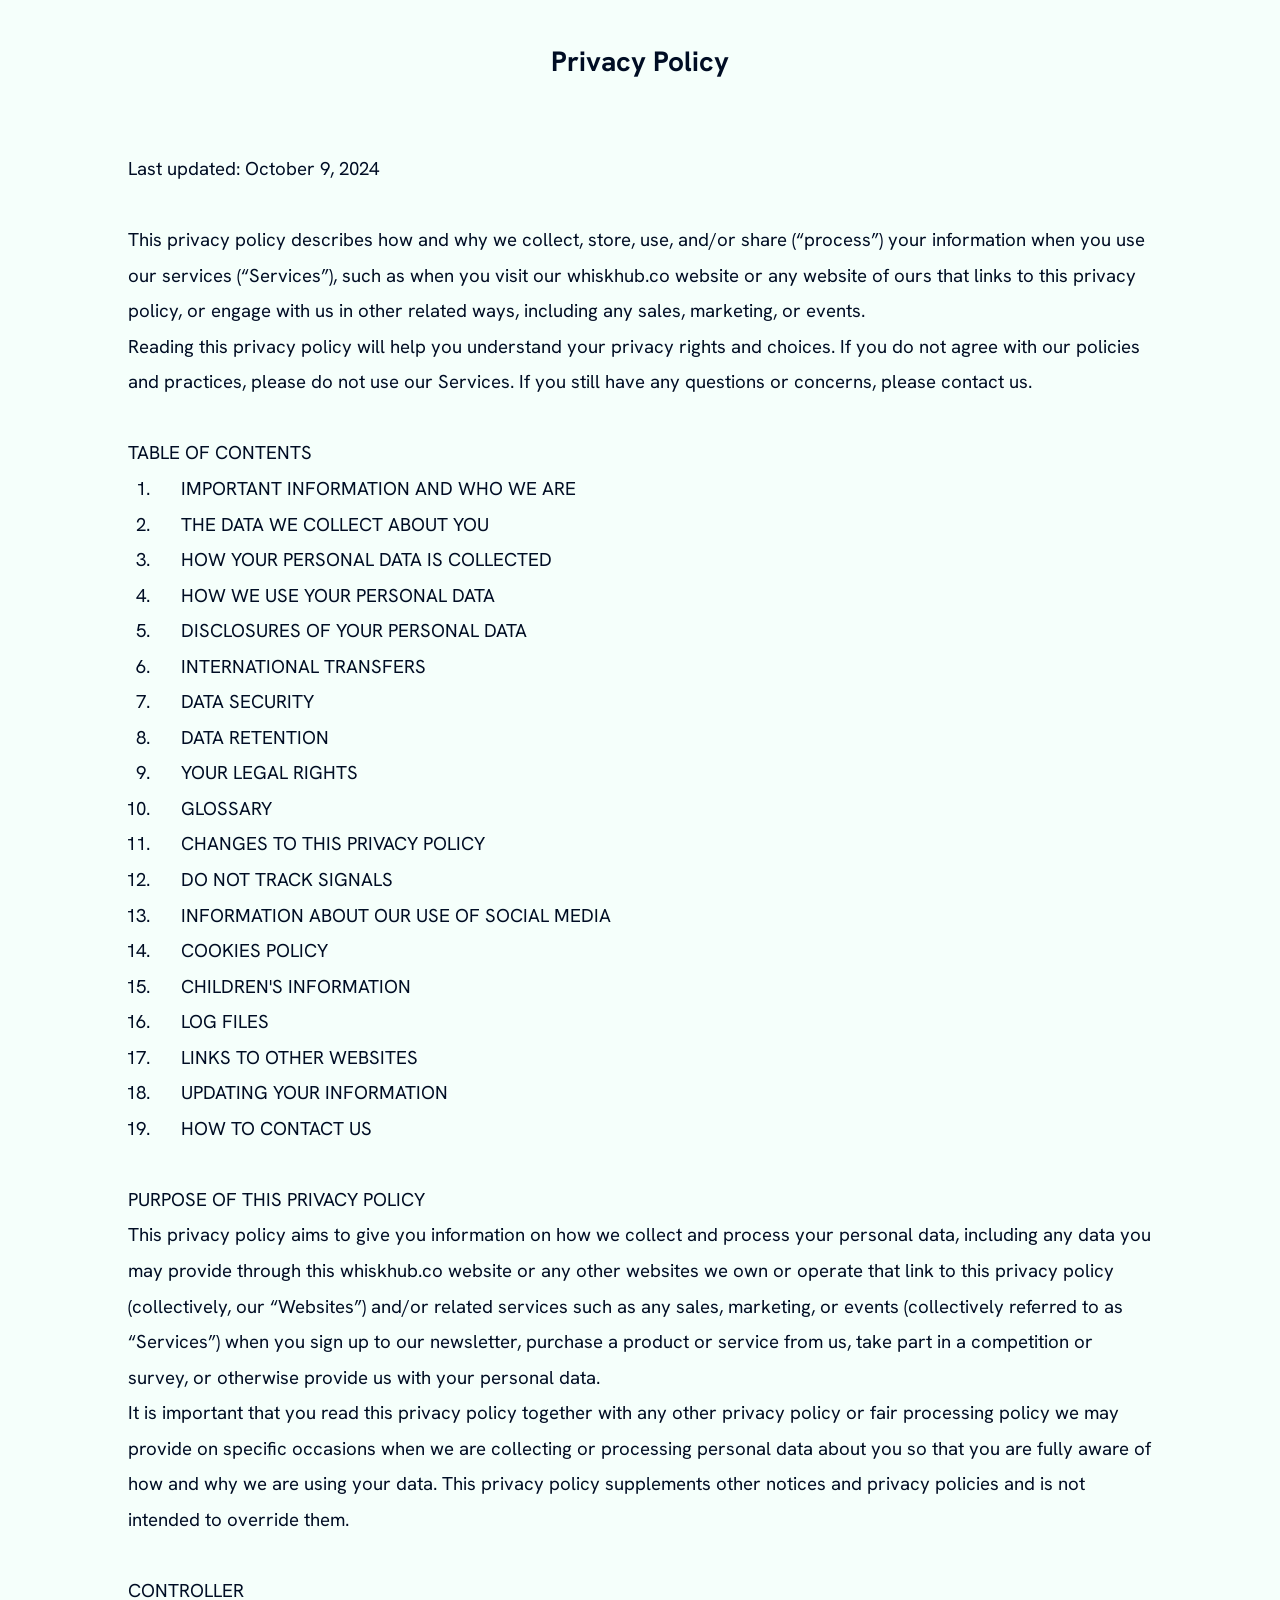
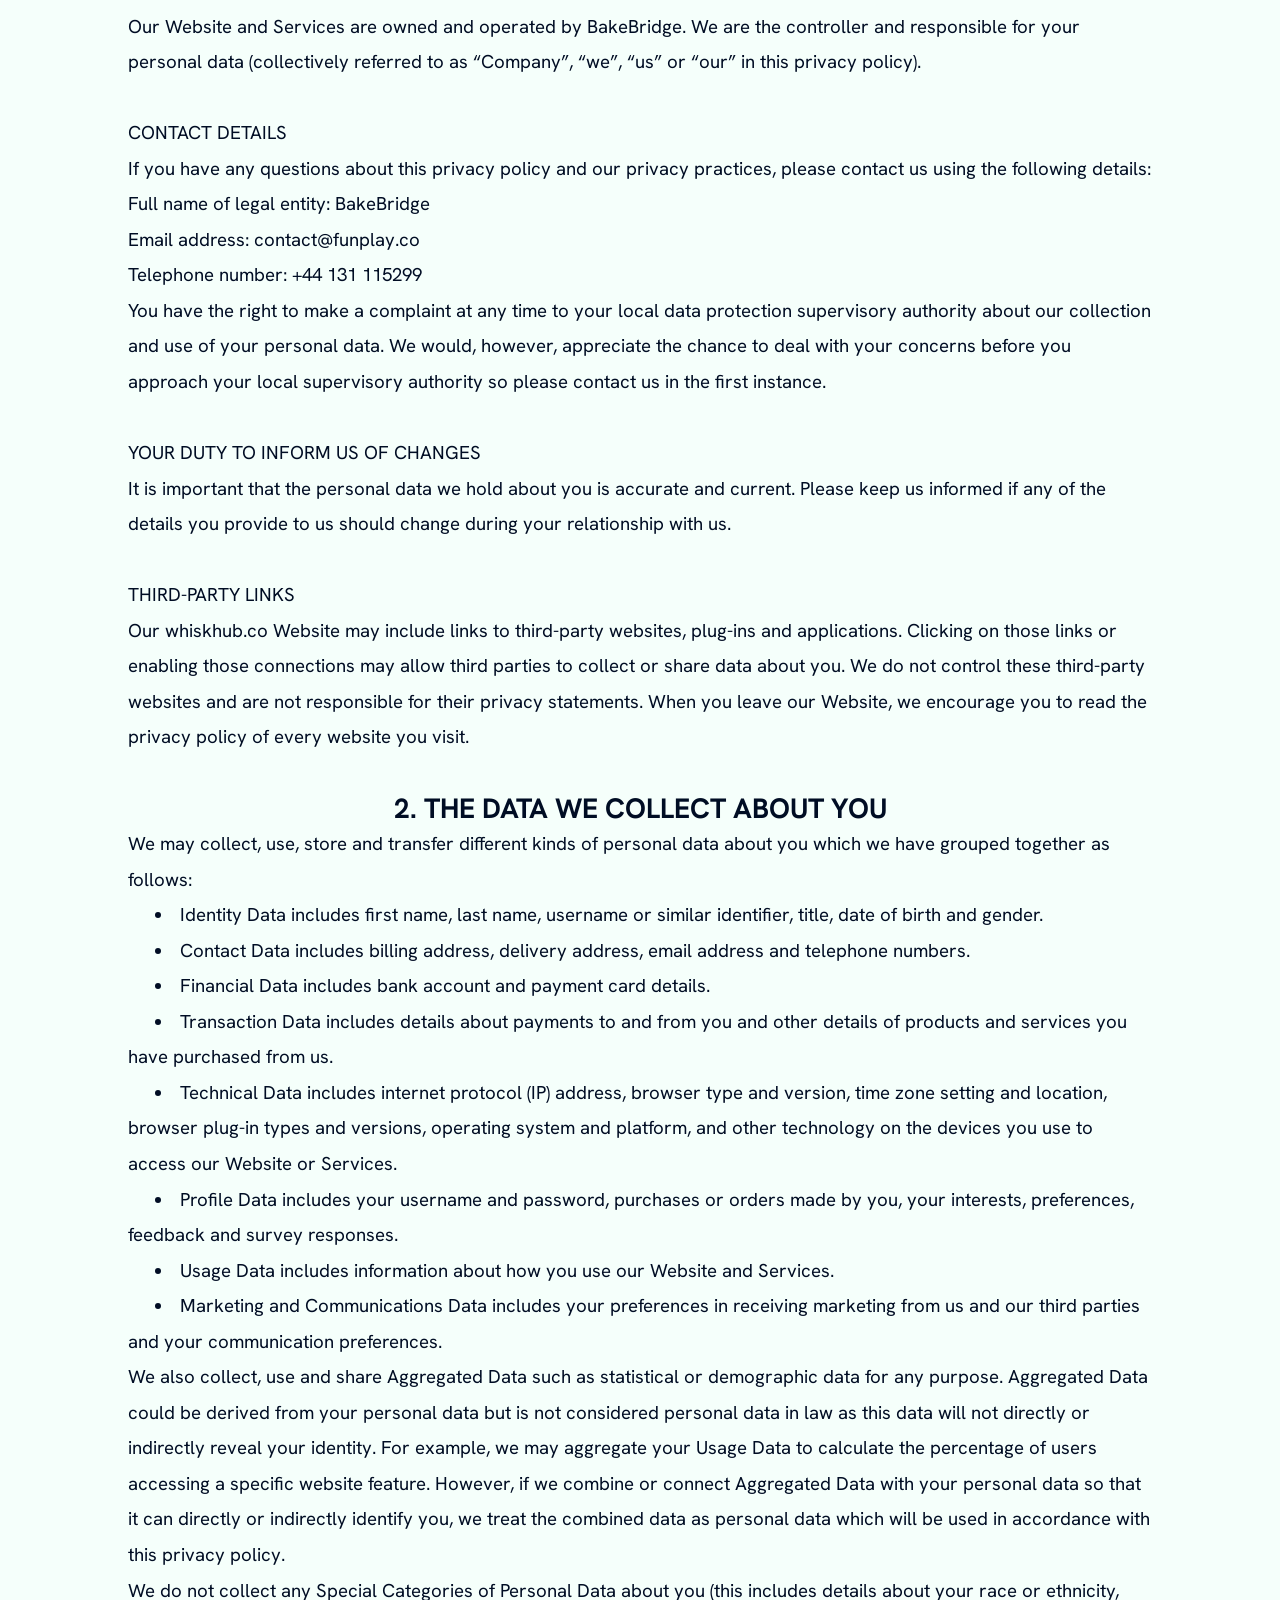
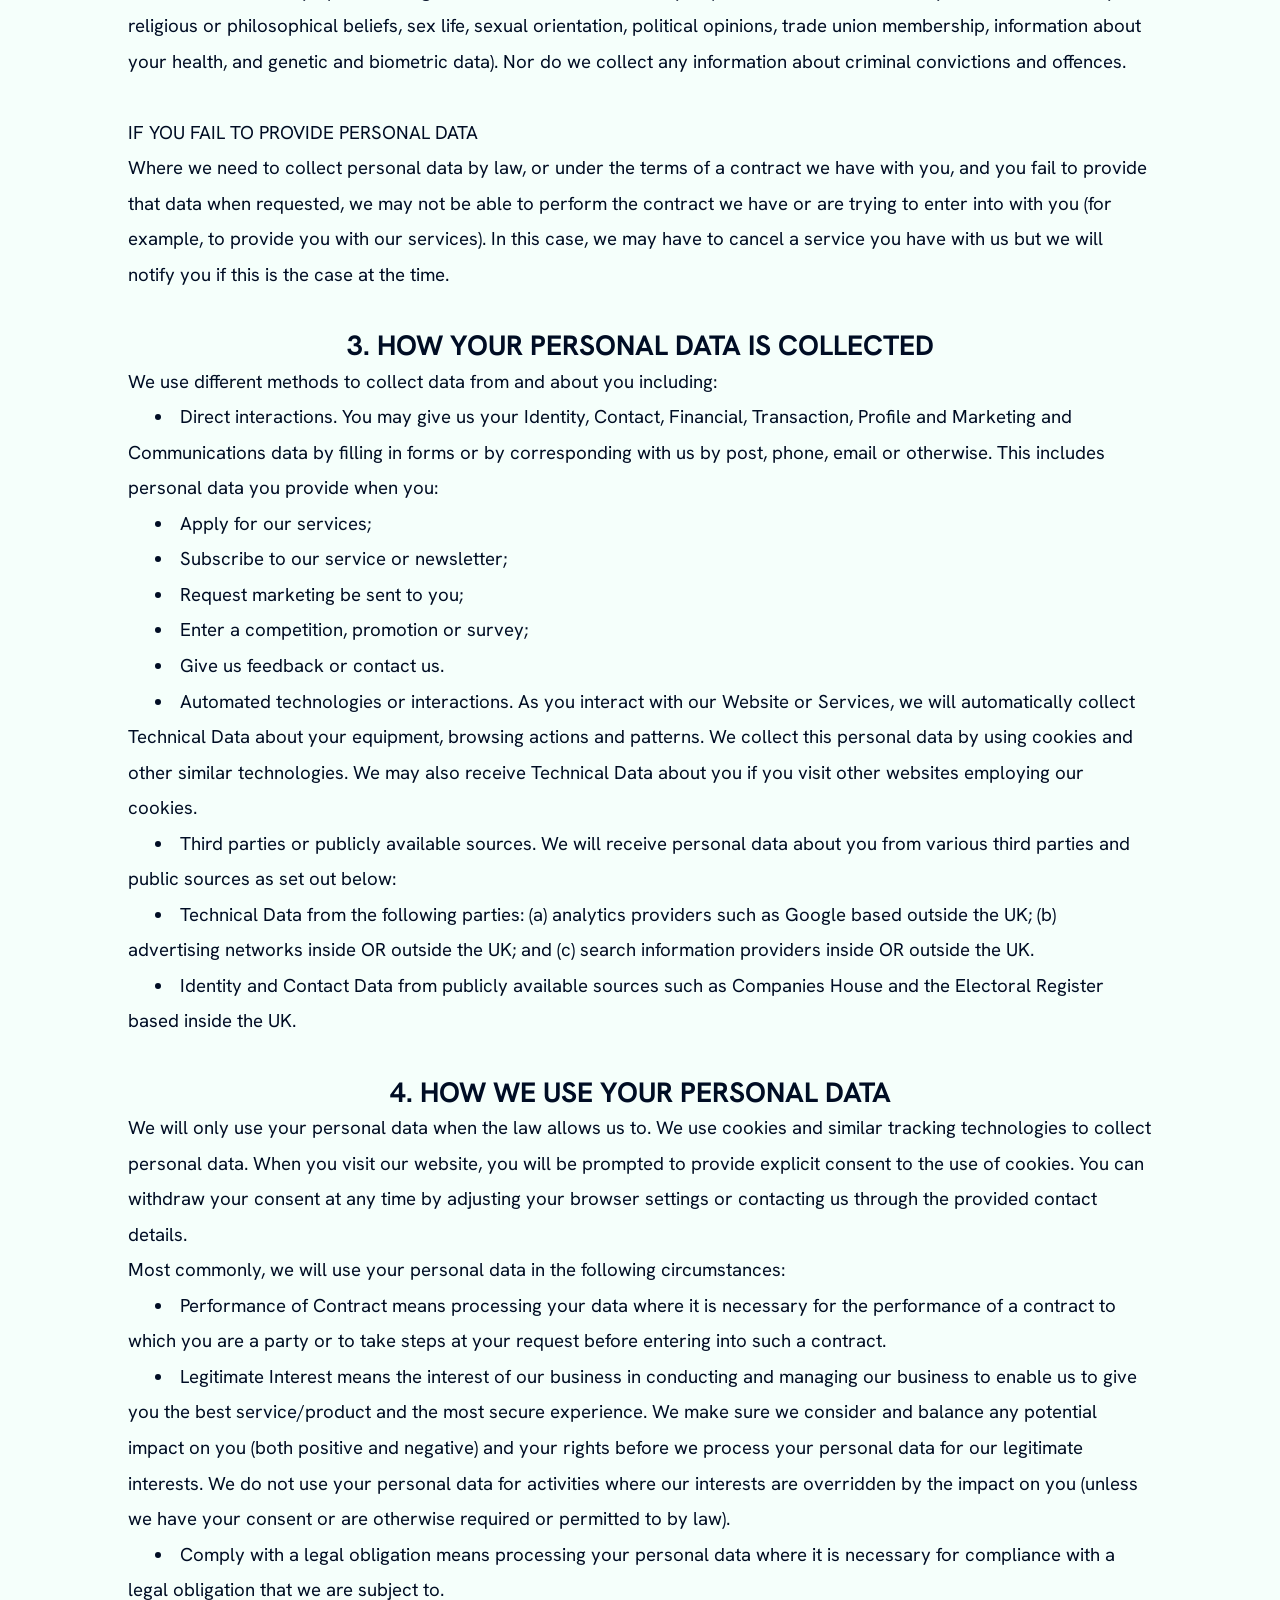
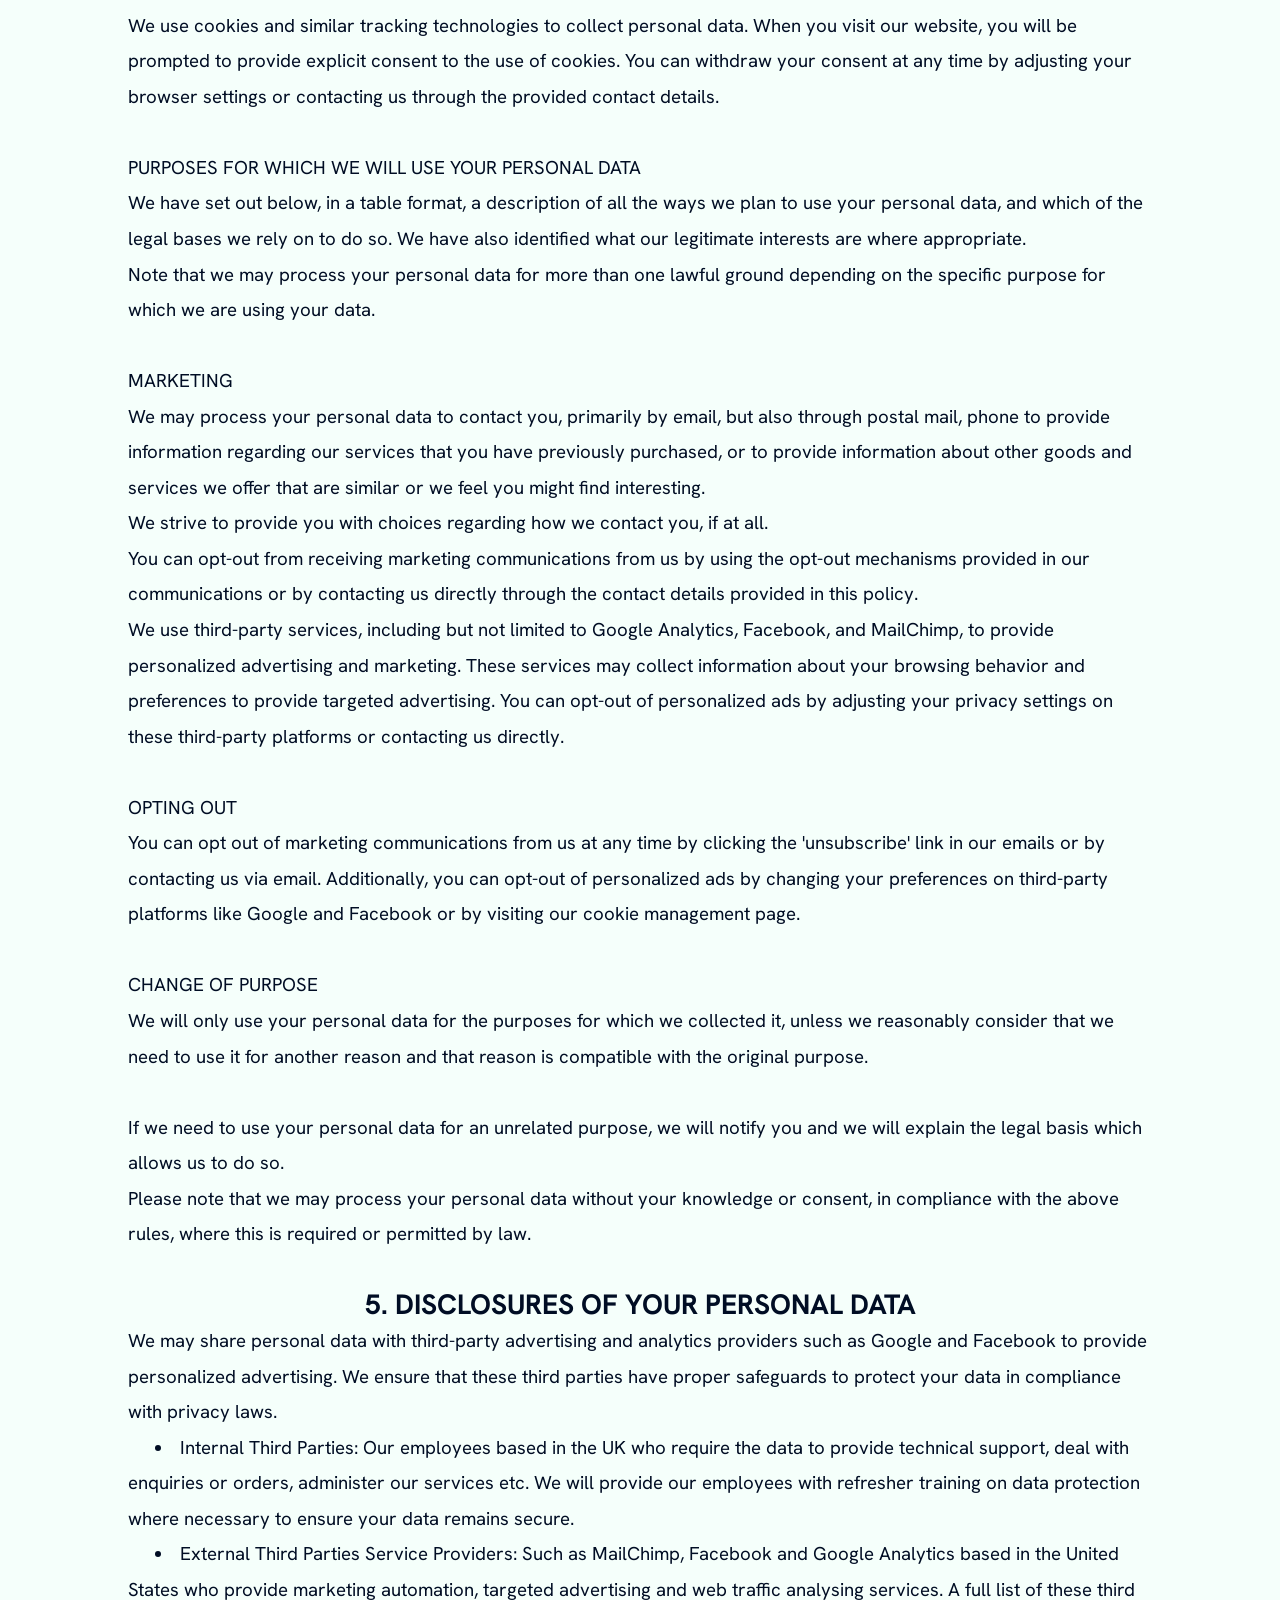
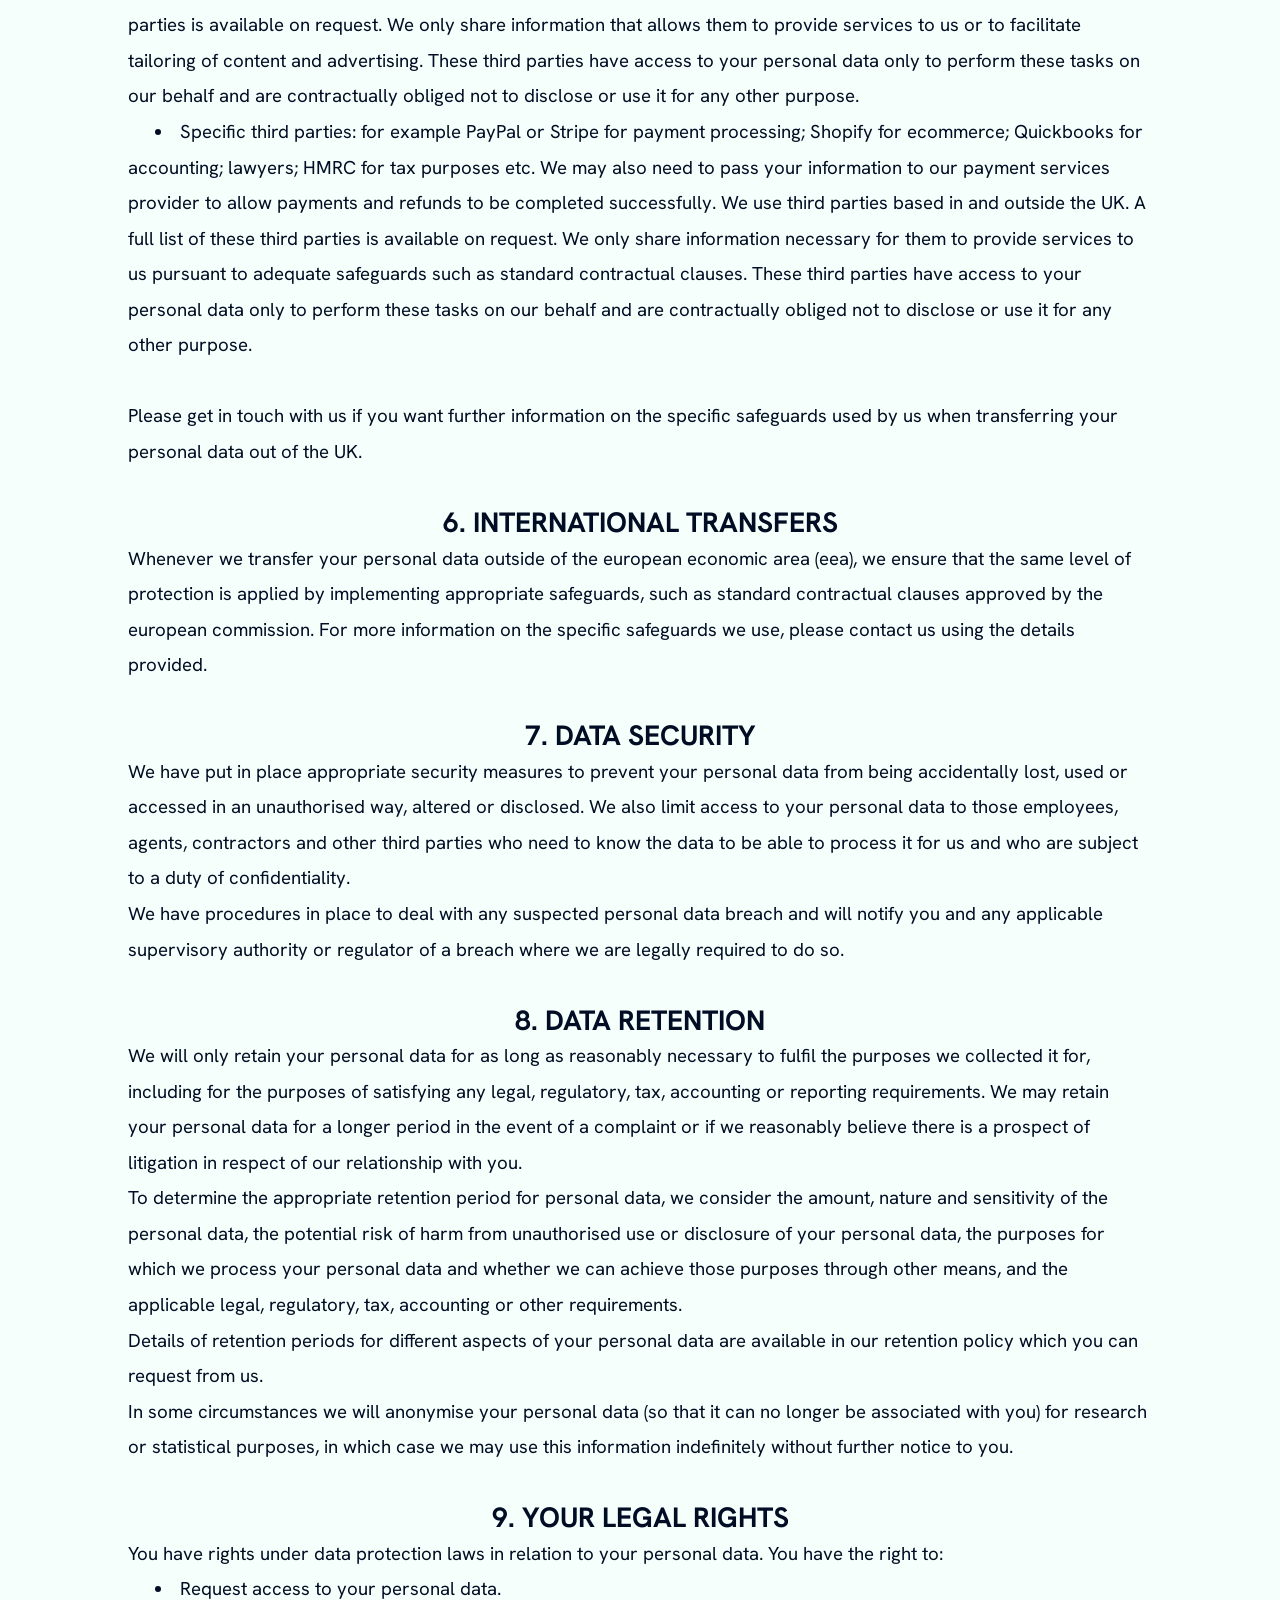
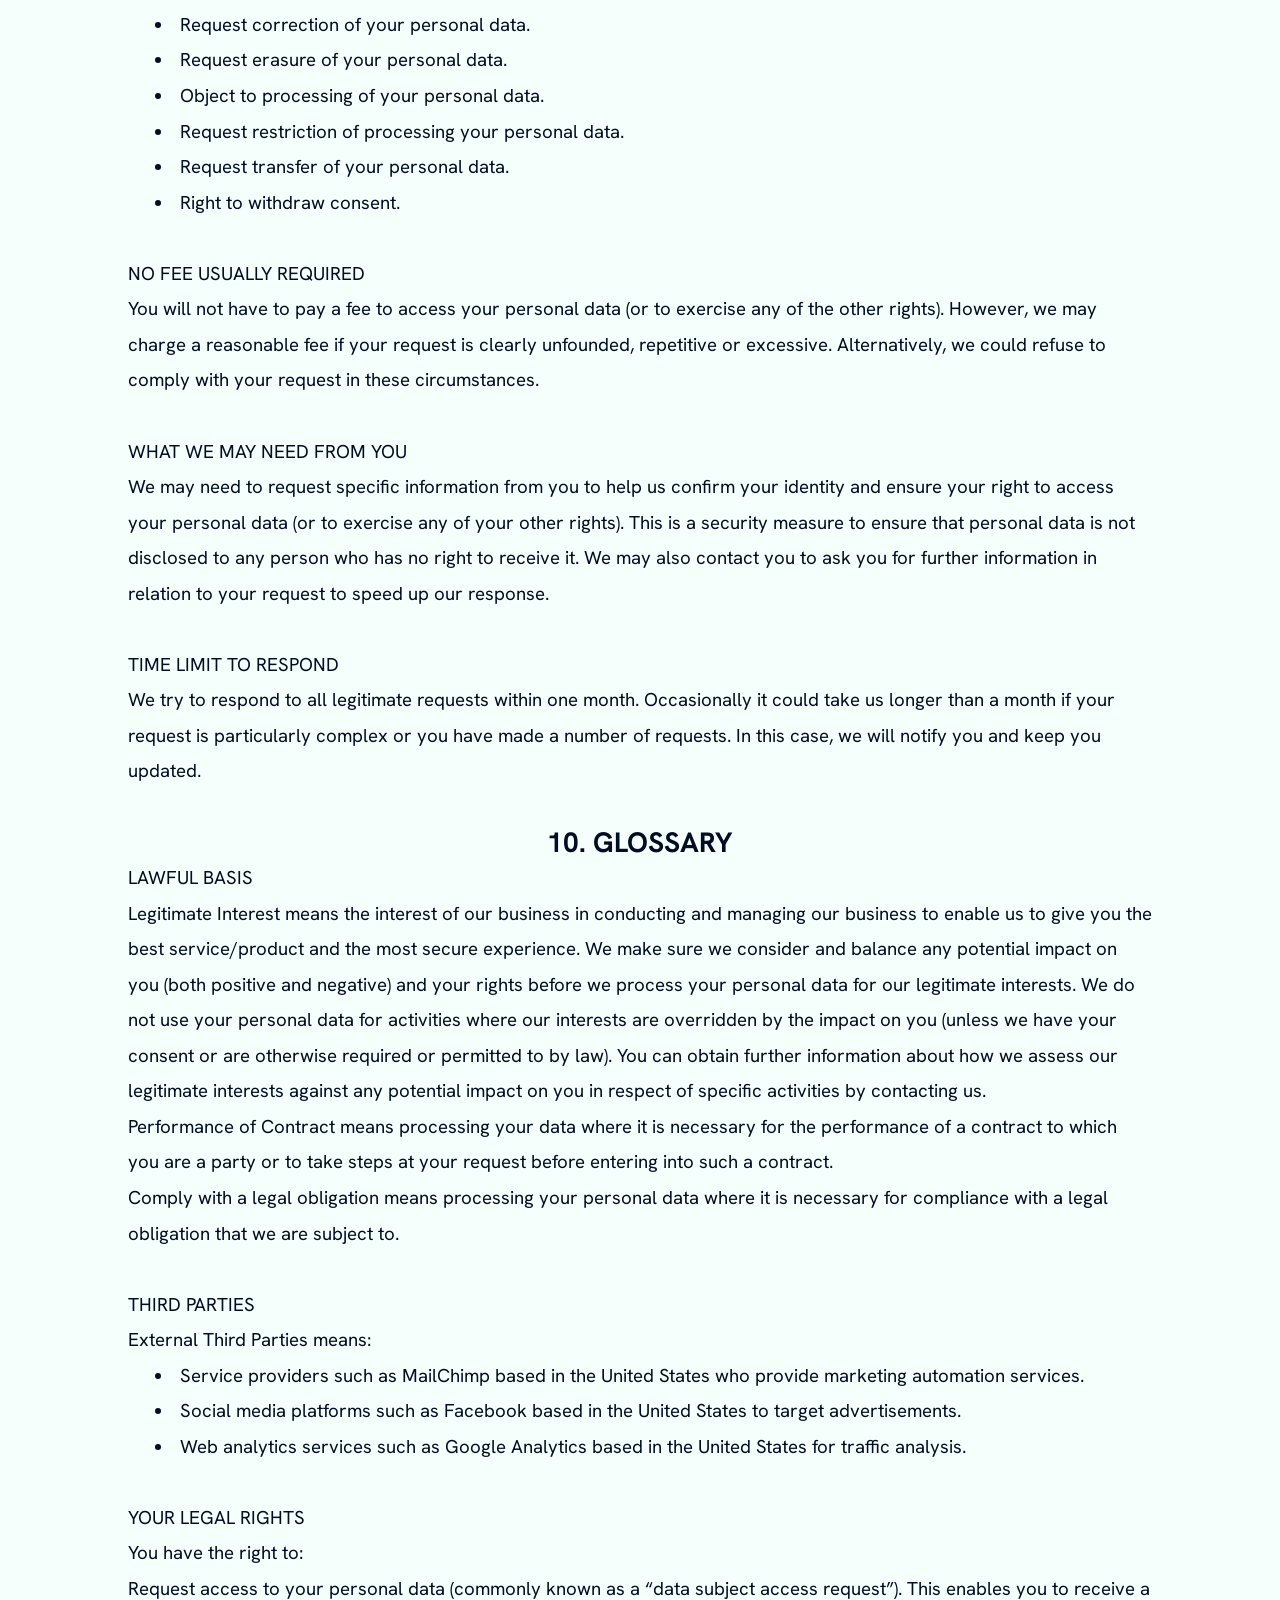
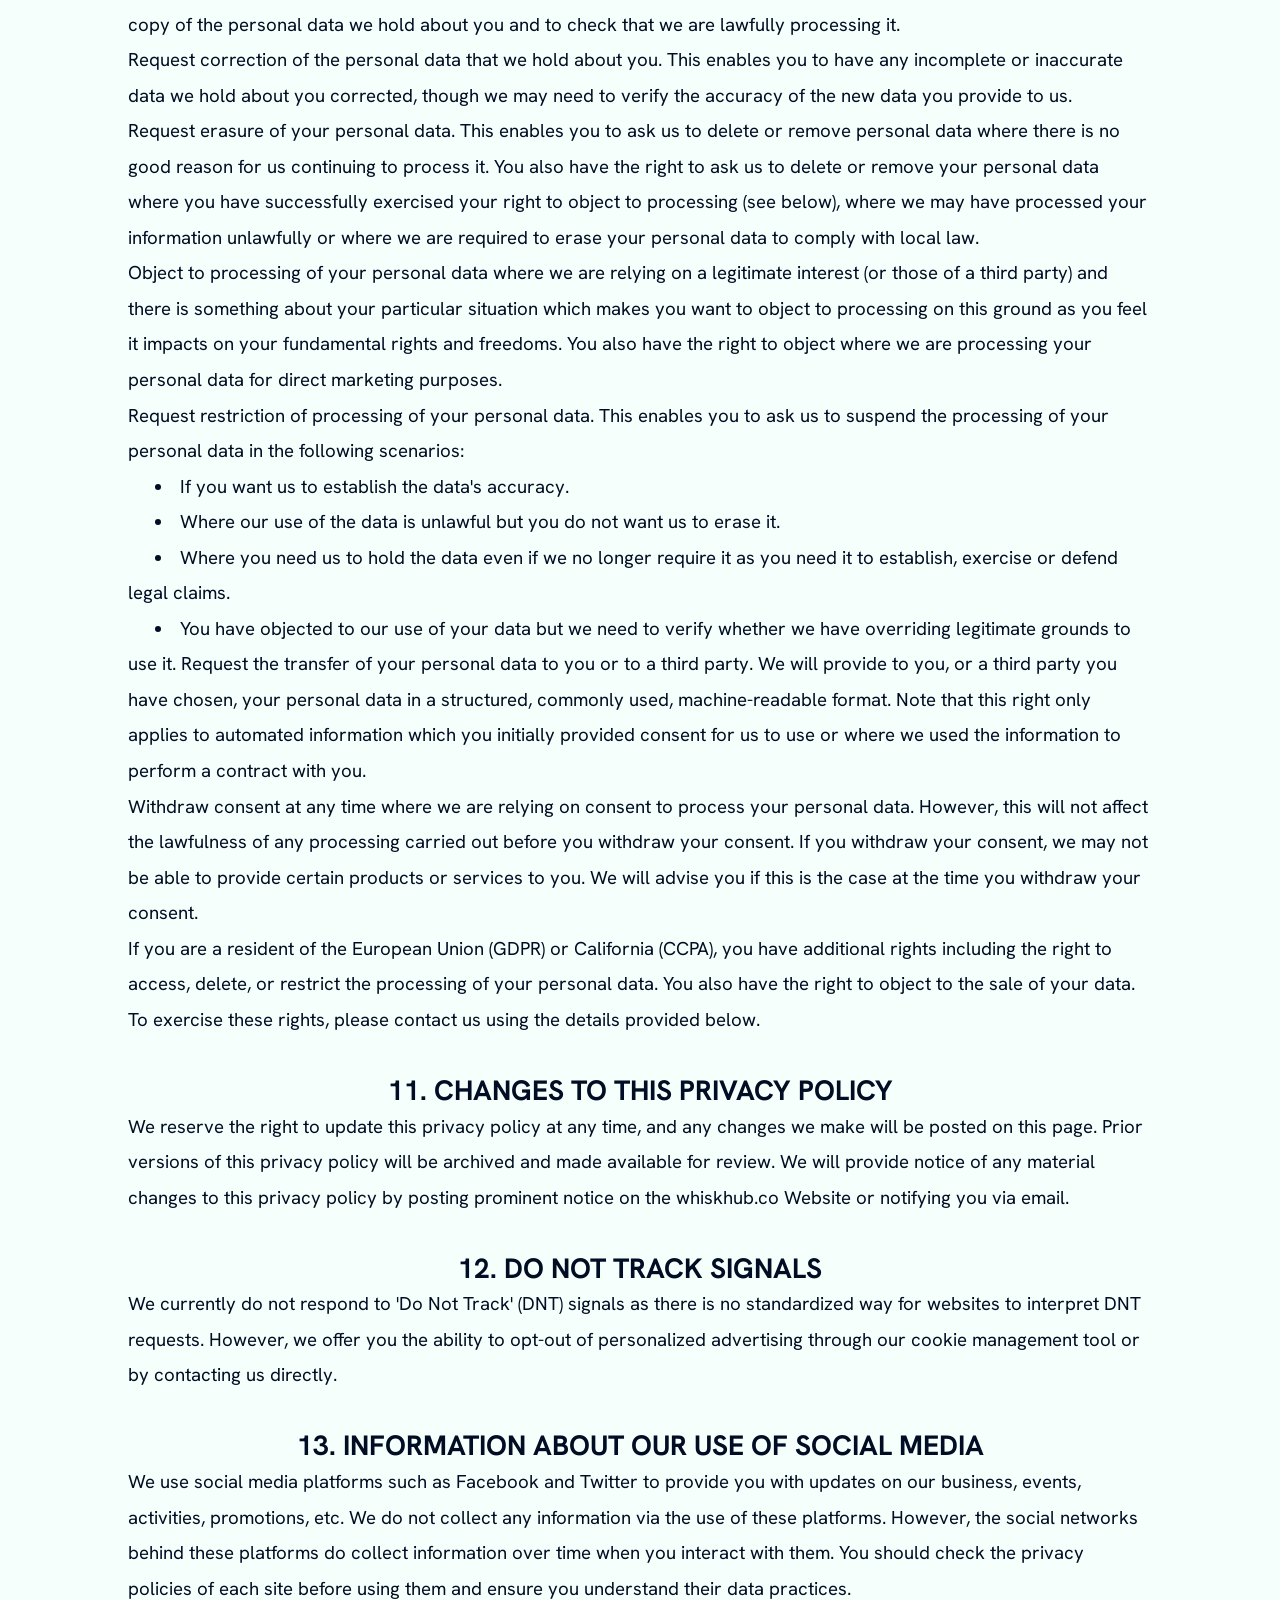
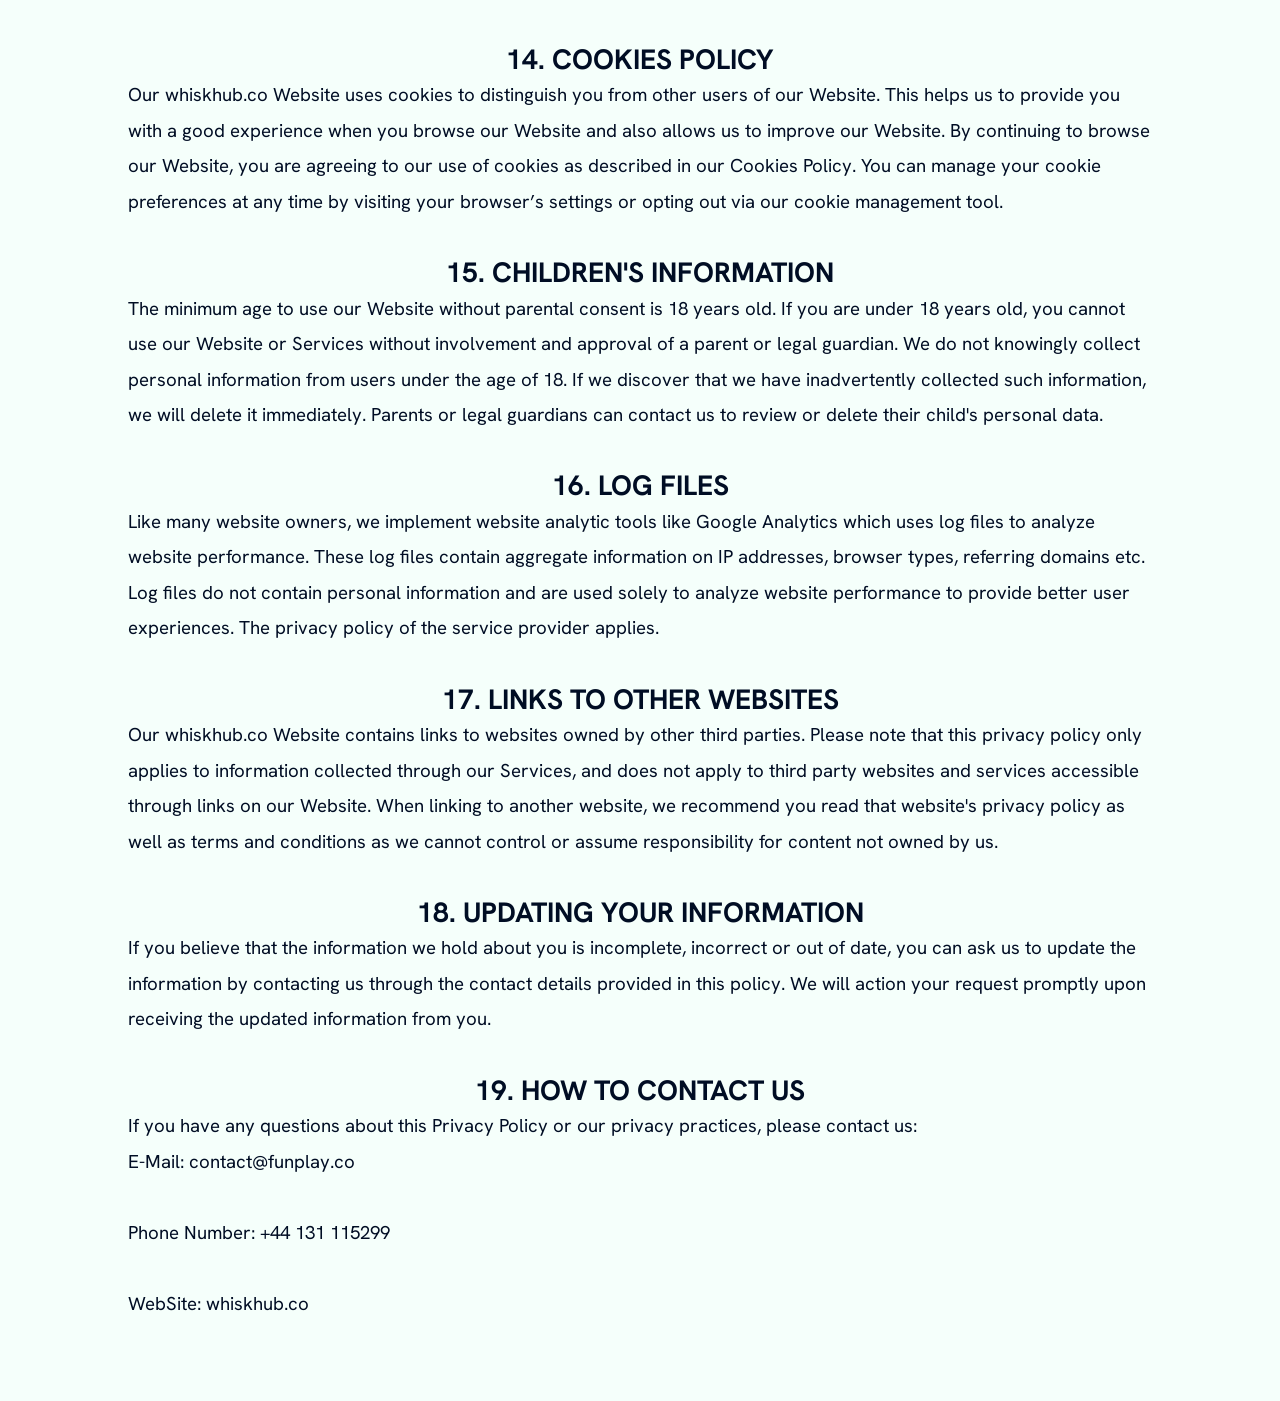
<file: privacy_policy.html>
<html><head><meta charset="UTF-8" class="container-FEnhgPJcHngo"/><link rel="stylesheet" href="styles.css" class="lg-nYhhllDWRWEJrgo"/><meta name="viewport" content="width=device-width,initial-scale=1,maximum-scale=1,user-scalable=no" class="xl-WgZoWxULz"/><meta name="referrer" content="no-referrer" class="lg-owUKJjUkPLLcJkja"/><style> @import url('https://fonts.googleapis.com/css2?family=Hanken+Grotesk:ital,wght@0,100..900;1,100..900&display=swap'); html,body{overflow-x: hidden;} *{margin:0;padding:0;} *::-webkit-scrollbar { background-color: #e41717; border-radius: 36px; } *::-webkit-scrollbar-thumb { background-color: #dae0bd; border-radius: 36px; border: 2px solid #e41717; } a{text-decoration:none} p,li{text-indent: calc(30vw/var(--resizer)*100)} ol{padding-left: calc(30vw/var(--resizer)*100)} h2{text-align: center;} input{outline: none;} #close:checked ~ section {display: none !important;} input::placeholder {color: inherit;} :root { --resizer: 1440; } @media screen and (max-width:414px) { :root { --resizer: 350; } } </style></head><body class="subtitle-DxpxNpR"><div class="picture-oAFXni"><span class="more-qUgJjXcKSODdxrC"><h2>Privacy Policy</h2><br><br>Last updated: October 9, 2024<br> <br>This privacy policy describes how and why we collect, store, use, and/or share (“process”) your information when you use our services (“Services”), such as when you visit our whiskhub.co website or any website of ours that links to this privacy policy, or engage with us in other related ways, including any sales, marketing, or events.<br>Reading this privacy policy will help you understand your privacy rights and choices. If you do not agree with our policies and practices, please do not use our Services. If you still have any questions or concerns, please contact us.<br> <br>TABLE OF CONTENTS<br> <ol> <li>IMPORTANT INFORMATION AND WHO WE ARE</li> <li>THE DATA WE COLLECT ABOUT YOU</li> <li>HOW YOUR PERSONAL DATA IS COLLECTED</li> <li>HOW WE USE YOUR PERSONAL DATA</li> <li>DISCLOSURES OF YOUR PERSONAL DATA</li> <li>INTERNATIONAL TRANSFERS</li> <li>DATA SECURITY</li> <li>DATA RETENTION</li> <li>YOUR LEGAL RIGHTS</li> <li>GLOSSARY</li> <li>CHANGES TO THIS PRIVACY POLICY</li> <li>DO NOT TRACK SIGNALS</li> <li>INFORMATION ABOUT OUR USE OF SOCIAL MEDIA</li> <li>COOKIES POLICY</li> <li>CHILDREN'S INFORMATION</li> <li>LOG FILES</li> <li>LINKS TO OTHER WEBSITES</li> <li>UPDATING YOUR INFORMATION</li> <li>HOW TO CONTACT US</li> </ol> <br>PURPOSE OF THIS PRIVACY POLICY<br>This privacy policy aims to give you information on how we collect and process your personal data, including any data you may provide through this whiskhub.co website or any other websites we own or operate that link to this privacy policy (collectively, our “Websites”) and/or related services such as any sales, marketing, or events (collectively referred to as “Services”) when you sign up to our newsletter, purchase a product or service from us, take part in a competition or survey, or otherwise provide us with your personal data.<br>It is important that you read this privacy policy together with any other privacy policy or fair processing policy we may provide on specific occasions when we are collecting or processing personal data about you so that you are fully aware of how and why we are using your data. This privacy policy supplements other notices and privacy policies and is not intended to override them.<br> <br>CONTROLLER<br>Our Website and Services are owned and operated by BakeBridge. We are the controller and responsible for your personal data (collectively referred to as “Company”, “we”, “us” or “our” in this privacy policy).<br> <br>CONTACT DETAILS<br>If you have any questions about this privacy policy and our privacy practices, please contact us using the following details:<br>Full name of legal entity: BakeBridge<br>Email address: contact@funplay.co<br>Telephone number: +44 131 115299<br>You have the right to make a complaint at any time to your local data protection supervisory authority about our collection and use of your personal data. We would, however, appreciate the chance to deal with your concerns before you approach your local supervisory authority so please contact us in the first instance.<br> <br>YOUR DUTY TO INFORM US OF CHANGES<br>It is important that the personal data we hold about you is accurate and current. Please keep us informed if any of the details you provide to us should change during your relationship with us.<br> <br>THIRD-PARTY LINKS<br>Our whiskhub.co Website may include links to third-party websites, plug-ins and applications. Clicking on those links or enabling those connections may allow third parties to collect or share data about you. We do not control these third-party websites and are not responsible for their privacy statements. When you leave our Website, we encourage you to read the privacy policy of every website you visit.<br> <br> <h2>2. THE DATA WE COLLECT ABOUT YOU</h2>We may collect, use, store and transfer different kinds of personal data about you which we have grouped together as follows:<br> <li>Identity Data includes first name, last name, username or similar identifier, title, date of birth and gender.</li> <li>Contact Data includes billing address, delivery address, email address and telephone numbers.</li> <li>Financial Data includes bank account and payment card details.</li> <li>Transaction Data includes details about payments to and from you and other details of products and services you have purchased from us.</li> <li>Technical Data includes internet protocol (IP) address, browser type and version, time zone setting and location, browser plug-in types and versions, operating system and platform, and other technology on the devices you use to access our Website or Services.</li> <li>Profile Data includes your username and password, purchases or orders made by you, your interests, preferences, feedback and survey responses.</li> <li>Usage Data includes information about how you use our Website and Services.</li> <li>Marketing and Communications Data includes your preferences in receiving marketing from us and our third parties and your communication preferences.</li>We also collect, use and share Aggregated Data such as statistical or demographic data for any purpose. Aggregated Data could be derived from your personal data but is not considered personal data in law as this data will not directly or indirectly reveal your identity. For example, we may aggregate your Usage Data to calculate the percentage of users accessing a specific website feature. However, if we combine or connect Aggregated Data with your personal data so that it can directly or indirectly identify you, we treat the combined data as personal data which will be used in accordance with this privacy policy.<br>We do not collect any Special Categories of Personal Data about you (this includes details about your race or ethnicity, religious or philosophical beliefs, sex life, sexual orientation, political opinions, trade union membership, information about your health, and genetic and biometric data). Nor do we collect any information about criminal convictions and offences.<br> <br>IF YOU FAIL TO PROVIDE PERSONAL DATA<br>Where we need to collect personal data by law, or under the terms of a contract we have with you, and you fail to provide that data when requested, we may not be able to perform the contract we have or are trying to enter into with you (for example, to provide you with our services). In this case, we may have to cancel a service you have with us but we will notify you if this is the case at the time.<br> <br> <h2>3. HOW YOUR PERSONAL DATA IS COLLECTED</h2>We use different methods to collect data from and about you including:<br> <li>Direct interactions. You may give us your Identity, Contact, Financial, Transaction, Profile and Marketing and Communications data by filling in forms or by corresponding with us by post, phone, email or otherwise. This includes personal data you provide when you:</li> <li>Apply for our services;</li> <li>Subscribe to our service or newsletter;</li> <li>Request marketing be sent to you;</li> <li>Enter a competition, promotion or survey;</li> <li>Give us feedback or contact us.</li> <li>Automated technologies or interactions. As you interact with our Website or Services, we will automatically collect Technical Data about your equipment, browsing actions and patterns. We collect this personal data by using cookies and other similar technologies. We may also receive Technical Data about you if you visit other websites employing our cookies.</li> <li>Third parties or publicly available sources. We will receive personal data about you from various third parties and public sources as set out below:</li> <li>Technical Data from the following parties: (a) analytics providers such as Google based outside the UK; (b) advertising networks inside OR outside the UK; and (c) search information providers inside OR outside the UK.</li> <li>Identity and Contact Data from publicly available sources such as Companies House and the Electoral Register based inside the UK.</li> <br> <h2>4. HOW WE USE YOUR PERSONAL DATA</h2>We will only use your personal data when the law allows us to. We use cookies and similar tracking technologies to collect personal data. When you visit our website, you will be prompted to provide explicit consent to the use of cookies. You can withdraw your consent at any time by adjusting your browser settings or contacting us through the provided contact details.<br>Most commonly, we will use your personal data in the following circumstances:<br> <li>Performance of Contract means processing your data where it is necessary for the performance of a contract to which you are a party or to take steps at your request before entering into such a contract.</li> <li>Legitimate Interest means the interest of our business in conducting and managing our business to enable us to give you the best service/product and the most secure experience. We make sure we consider and balance any potential impact on you (both positive and negative) and your rights before we process your personal data for our legitimate interests. We do not use your personal data for activities where our interests are overridden by the impact on you (unless we have your consent or are otherwise required or permitted to by law).</li> <li>Comply with a legal obligation means processing your personal data where it is necessary for compliance with a legal obligation that we are subject to.</li>We use cookies and similar tracking technologies to collect personal data. When you visit our website, you will be prompted to provide explicit consent to the use of cookies. You can withdraw your consent at any time by adjusting your browser settings or contacting us through the provided contact details.<br> <br>PURPOSES FOR WHICH WE WILL USE YOUR PERSONAL DATA<br>We have set out below, in a table format, a description of all the ways we plan to use your personal data, and which of the legal bases we rely on to do so. We have also identified what our legitimate interests are where appropriate.<br>Note that we may process your personal data for more than one lawful ground depending on the specific purpose for which we are using your data.<br> <br>MARKETING<br>We may process your personal data to contact you, primarily by email, but also through postal mail, phone to provide information regarding our services that you have previously purchased, or to provide information about other goods and services we offer that are similar or we feel you might find interesting.<br>We strive to provide you with choices regarding how we contact you, if at all.<br>You can opt-out from receiving marketing communications from us by using the opt-out mechanisms provided in our communications or by contacting us directly through the contact details provided in this policy.<br>We use third-party services, including but not limited to Google Analytics, Facebook, and MailChimp, to provide personalized advertising and marketing. These services may collect information about your browsing behavior and preferences to provide targeted advertising. You can opt-out of personalized ads by adjusting your privacy settings on these third-party platforms or contacting us directly.<br> <br>OPTING OUT<br>You can opt out of marketing communications from us at any time by clicking the 'unsubscribe' link in our emails or by contacting us via email. Additionally, you can opt-out of personalized ads by changing your preferences on third-party platforms like Google and Facebook or by visiting our cookie management page.<br><br>CHANGE OF PURPOSE<br>We will only use your personal data for the purposes for which we collected it, unless we reasonably consider that we need to use it for another reason and that reason is compatible with the original purpose.<br><br>If we need to use your personal data for an unrelated purpose, we will notify you and we will explain the legal basis which allows us to do so.<br>Please note that we may process your personal data without your knowledge or consent, in compliance with the above rules, where this is required or permitted by law.<br> <br> <h2>5. DISCLOSURES OF YOUR PERSONAL DATA</h2>We may share personal data with third-party advertising and analytics providers such as Google and Facebook to provide personalized advertising. We ensure that these third parties have proper safeguards to protect your data in compliance with privacy laws.<br> <li>Internal Third Parties: Our employees based in the UK who require the data to provide technical support, deal with enquiries or orders, administer our services etc. We will provide our employees with refresher training on data protection where necessary to ensure your data remains secure.</li> <li>External Third Parties Service Providers: Such as MailChimp, Facebook and Google Analytics based in the United States who provide marketing automation, targeted advertising and web traffic analysing services. A full list of these third parties is available on request. We only share information that allows them to provide services to us or to facilitate tailoring of content and advertising. These third parties have access to your personal data only to perform these tasks on our behalf and are contractually obliged not to disclose or use it for any other purpose.</li> <li>Specific third parties: for example PayPal or Stripe for payment processing; Shopify for ecommerce; Quickbooks for accounting; lawyers; HMRC for tax purposes etc. We may also need to pass your information to our payment services provider to allow payments and refunds to be completed successfully. We use third parties based in and outside the UK. A full list of these third parties is available on request. We only share information necessary for them to provide services to us pursuant to adequate safeguards such as standard contractual clauses. These third parties have access to your personal data only to perform these tasks on our behalf and are contractually obliged not to disclose or use it for any other purpose.</li> <br>Please get in touch with us if you want further information on the specific safeguards used by us when transferring your personal data out of the UK.<br><br> <h2>6. INTERNATIONAL TRANSFERS</h2>Whenever we transfer your personal data outside of the european economic area (eea), we ensure that the same level of protection is applied by implementing appropriate safeguards, such as standard contractual clauses approved by the european commission. For more information on the specific safeguards we use, please contact us using the details provided.<br><br> <h2>7. DATA SECURITY</h2>We have put in place appropriate security measures to prevent your personal data from being accidentally lost, used or accessed in an unauthorised way, altered or disclosed. We also limit access to your personal data to those employees, agents, contractors and other third parties who need to know the data to be able to process it for us and who are subject to a duty of confidentiality.<br>We have procedures in place to deal with any suspected personal data breach and will notify you and any applicable supervisory authority or regulator of a breach where we are legally required to do so.<br><br> <h2>8. DATA RETENTION</h2>We will only retain your personal data for as long as reasonably necessary to fulfil the purposes we collected it for, including for the purposes of satisfying any legal, regulatory, tax, accounting or reporting requirements. We may retain your personal data for a longer period in the event of a complaint or if we reasonably believe there is a prospect of litigation in respect of our relationship with you.<br>To determine the appropriate retention period for personal data, we consider the amount, nature and sensitivity of the personal data, the potential risk of harm from unauthorised use or disclosure of your personal data, the purposes for which we process your personal data and whether we can achieve those purposes through other means, and the applicable legal, regulatory, tax, accounting or other requirements.<br>Details of retention periods for different aspects of your personal data are available in our retention policy which you can request from us.<br>In some circumstances we will anonymise your personal data (so that it can no longer be associated with you) for research or statistical purposes, in which case we may use this information indefinitely without further notice to you.<br><br> <h2>9. YOUR LEGAL RIGHTS</h2>You have rights under data protection laws in relation to your personal data. You have the right to:<br> <li>Request access to your personal data.</li> <li>Request correction of your personal data.</li> <li>Request erasure of your personal data.</li> <li>Object to processing of your personal data.</li> <li>Request restriction of processing your personal data.</li> <li>Request transfer of your personal data.</li> <li>Right to withdraw consent.</li> <br>NO FEE USUALLY REQUIRED<br>You will not have to pay a fee to access your personal data (or to exercise any of the other rights). However, we may charge a reasonable fee if your request is clearly unfounded, repetitive or excessive. Alternatively, we could refuse to comply with your request in these circumstances.<br> <br>WHAT WE MAY NEED FROM YOU<br>We may need to request specific information from you to help us confirm your identity and ensure your right to access your personal data (or to exercise any of your other rights). This is a security measure to ensure that personal data is not disclosed to any person who has no right to receive it. We may also contact you to ask you for further information in relation to your request to speed up our response.<br> <br>TIME LIMIT TO RESPOND<br>We try to respond to all legitimate requests within one month. Occasionally it could take us longer than a month if your request is particularly complex or you have made a number of requests. In this case, we will notify you and keep you updated.<br> <br> <h2>10. GLOSSARY</h2>LAWFUL BASIS<br>Legitimate Interest means the interest of our business in conducting and managing our business to enable us to give you the best service/product and the most secure experience. We make sure we consider and balance any potential impact on you (both positive and negative) and your rights before we process your personal data for our legitimate interests. We do not use your personal data for activities where our interests are overridden by the impact on you (unless we have your consent or are otherwise required or permitted to by law). You can obtain further information about how we assess our legitimate interests against any potential impact on you in respect of specific activities by contacting us.<br>Performance of Contract means processing your data where it is necessary for the performance of a contract to which you are a party or to take steps at your request before entering into such a contract.<br>Comply with a legal obligation means processing your personal data where it is necessary for compliance with a legal obligation that we are subject to.<br> <br>THIRD PARTIES<br>External Third Parties means:<br> <li>Service providers such as MailChimp based in the United States who provide marketing automation services.</li> <li>Social media platforms such as Facebook based in the United States to target advertisements.</li> <li>Web analytics services such as Google Analytics based in the United States for traffic analysis.</li> <br>YOUR LEGAL RIGHTS<br>You have the right to:<br>Request access to your personal data (commonly known as a “data subject access request”). This enables you to receive a copy of the personal data we hold about you and to check that we are lawfully processing it.<br>Request correction of the personal data that we hold about you. This enables you to have any incomplete or inaccurate data we hold about you corrected, though we may need to verify the accuracy of the new data you provide to us.<br>Request erasure of your personal data. This enables you to ask us to delete or remove personal data where there is no good reason for us continuing to process it. You also have the right to ask us to delete or remove your personal data where you have successfully exercised your right to object to processing (see below), where we may have processed your information unlawfully or where we are required to erase your personal data to comply with local law.<br>Object to processing of your personal data where we are relying on a legitimate interest (or those of a third party) and there is something about your particular situation which makes you want to object to processing on this ground as you feel it impacts on your fundamental rights and freedoms. You also have the right to object where we are processing your personal data for direct marketing purposes.<br>Request restriction of processing of your personal data. This enables you to ask us to suspend the processing of your personal data in the following scenarios:<br> <li>If you want us to establish the data's accuracy.</li> <li>Where our use of the data is unlawful but you do not want us to erase it.</li> <li>Where you need us to hold the data even if we no longer require it as you need it to establish, exercise or defend legal claims.</li> <li>You have objected to our use of your data but we need to verify whether we have overriding legitimate grounds to use it. Request the transfer of your personal data to you or to a third party. We will provide to you, or a third party you have chosen, your personal data in a structured, commonly used, machine-readable format. Note that this right only applies to automated information which you initially provided consent for us to use or where we used the information to perform a contract with you.</li>Withdraw consent at any time where we are relying on consent to process your personal data. However, this will not affect the lawfulness of any processing carried out before you withdraw your consent. If you withdraw your consent, we may not be able to provide certain products or services to you. We will advise you if this is the case at the time you withdraw your consent.<br>If you are a resident of the European Union (GDPR) or California (CCPA), you have additional rights including the right to access, delete, or restrict the processing of your personal data. You also have the right to object to the sale of your data. To exercise these rights, please contact us using the details provided below.<br> <br> <h2>11. CHANGES TO THIS PRIVACY POLICY</h2>We reserve the right to update this privacy policy at any time, and any changes we make will be posted on this page. Prior versions of this privacy policy will be archived and made available for review. We will provide notice of any material changes to this privacy policy by posting prominent notice on the whiskhub.co Website or notifying you via email.<br> <br> <h2>12. DO NOT TRACK SIGNALS</h2>We currently do not respond to 'Do Not Track' (DNT) signals as there is no standardized way for websites to interpret DNT requests. However, we offer you the ability to opt-out of personalized advertising through our cookie management tool or by contacting us directly.<br> <br> <h2>13. INFORMATION ABOUT OUR USE OF SOCIAL MEDIA</h2>We use social media platforms such as Facebook and Twitter to provide you with updates on our business, events, activities, promotions, etc. We do not collect any information via the use of these platforms. However, the social networks behind these platforms do collect information over time when you interact with them. You should check the privacy policies of each site before using them and ensure you understand their data practices.<br> <br> <h2>14. COOKIES POLICY</h2>Our whiskhub.co Website uses cookies to distinguish you from other users of our Website. This helps us to provide you with a good experience when you browse our Website and also allows us to improve our Website. By continuing to browse our Website, you are agreeing to our use of cookies as described in our Cookies Policy. You can manage your cookie preferences at any time by visiting your browser’s settings or opting out via our cookie management tool.<br> <br> <h2>15. CHILDREN'S INFORMATION</h2>The minimum age to use our Website without parental consent is 18 years old. If you are under 18 years old, you cannot use our Website or Services without involvement and approval of a parent or legal guardian. We do not knowingly collect personal information from users under the age of 18. If we discover that we have inadvertently collected such information, we will delete it immediately. Parents or legal guardians can contact us to review or delete their child's personal data.<br> <br> <h2>16. LOG FILES</h2>Like many website owners, we implement website analytic tools like Google Analytics which uses log files to analyze website performance. These log files contain aggregate information on IP addresses, browser types, referring domains etc. Log files do not contain personal information and are used solely to analyze website performance to provide better user experiences. The privacy policy of the service provider applies.<br> <br> <h2>17. LINKS TO OTHER WEBSITES</h2>Our whiskhub.co Website contains links to websites owned by other third parties. Please note that this privacy policy only applies to information collected through our Services, and does not apply to third party websites and services accessible through links on our Website. When linking to another website, we recommend you read that website's privacy policy as well as terms and conditions as we cannot control or assume responsibility for content not owned by us.<br> <br> <h2>18. UPDATING YOUR INFORMATION</h2>If you believe that the information we hold about you is incomplete, incorrect or out of date, you can ask us to update the information by contacting us through the contact details provided in this policy. We will action your request promptly upon receiving the updated information from you.<br> <br> <h2>19. HOW TO CONTACT US</h2>If you have any questions about this Privacy Policy or our privacy practices, please contact us:<br>E-Mail: contact@funplay.co<br><br>Phone Number: +44 131 115299<br><br>WebSite: whiskhub.co<br><br></span></div></body></html>
</file>
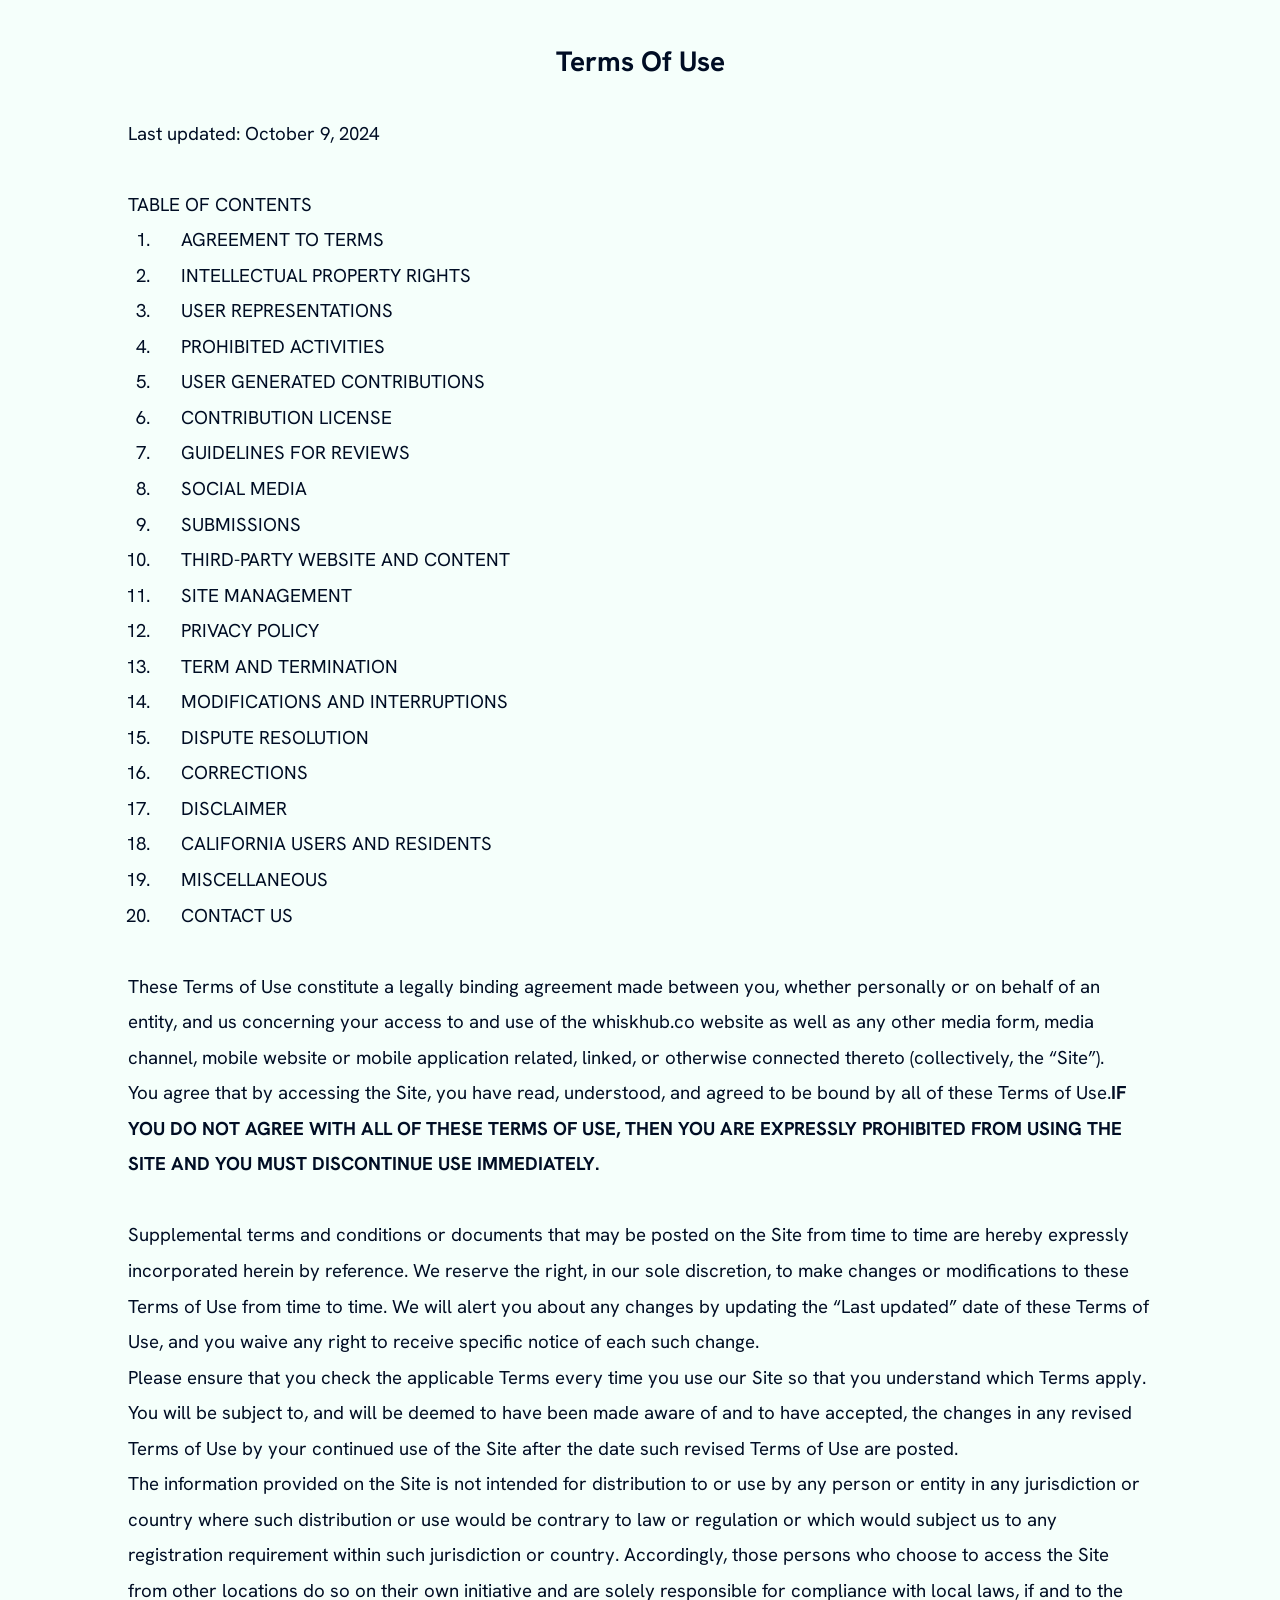
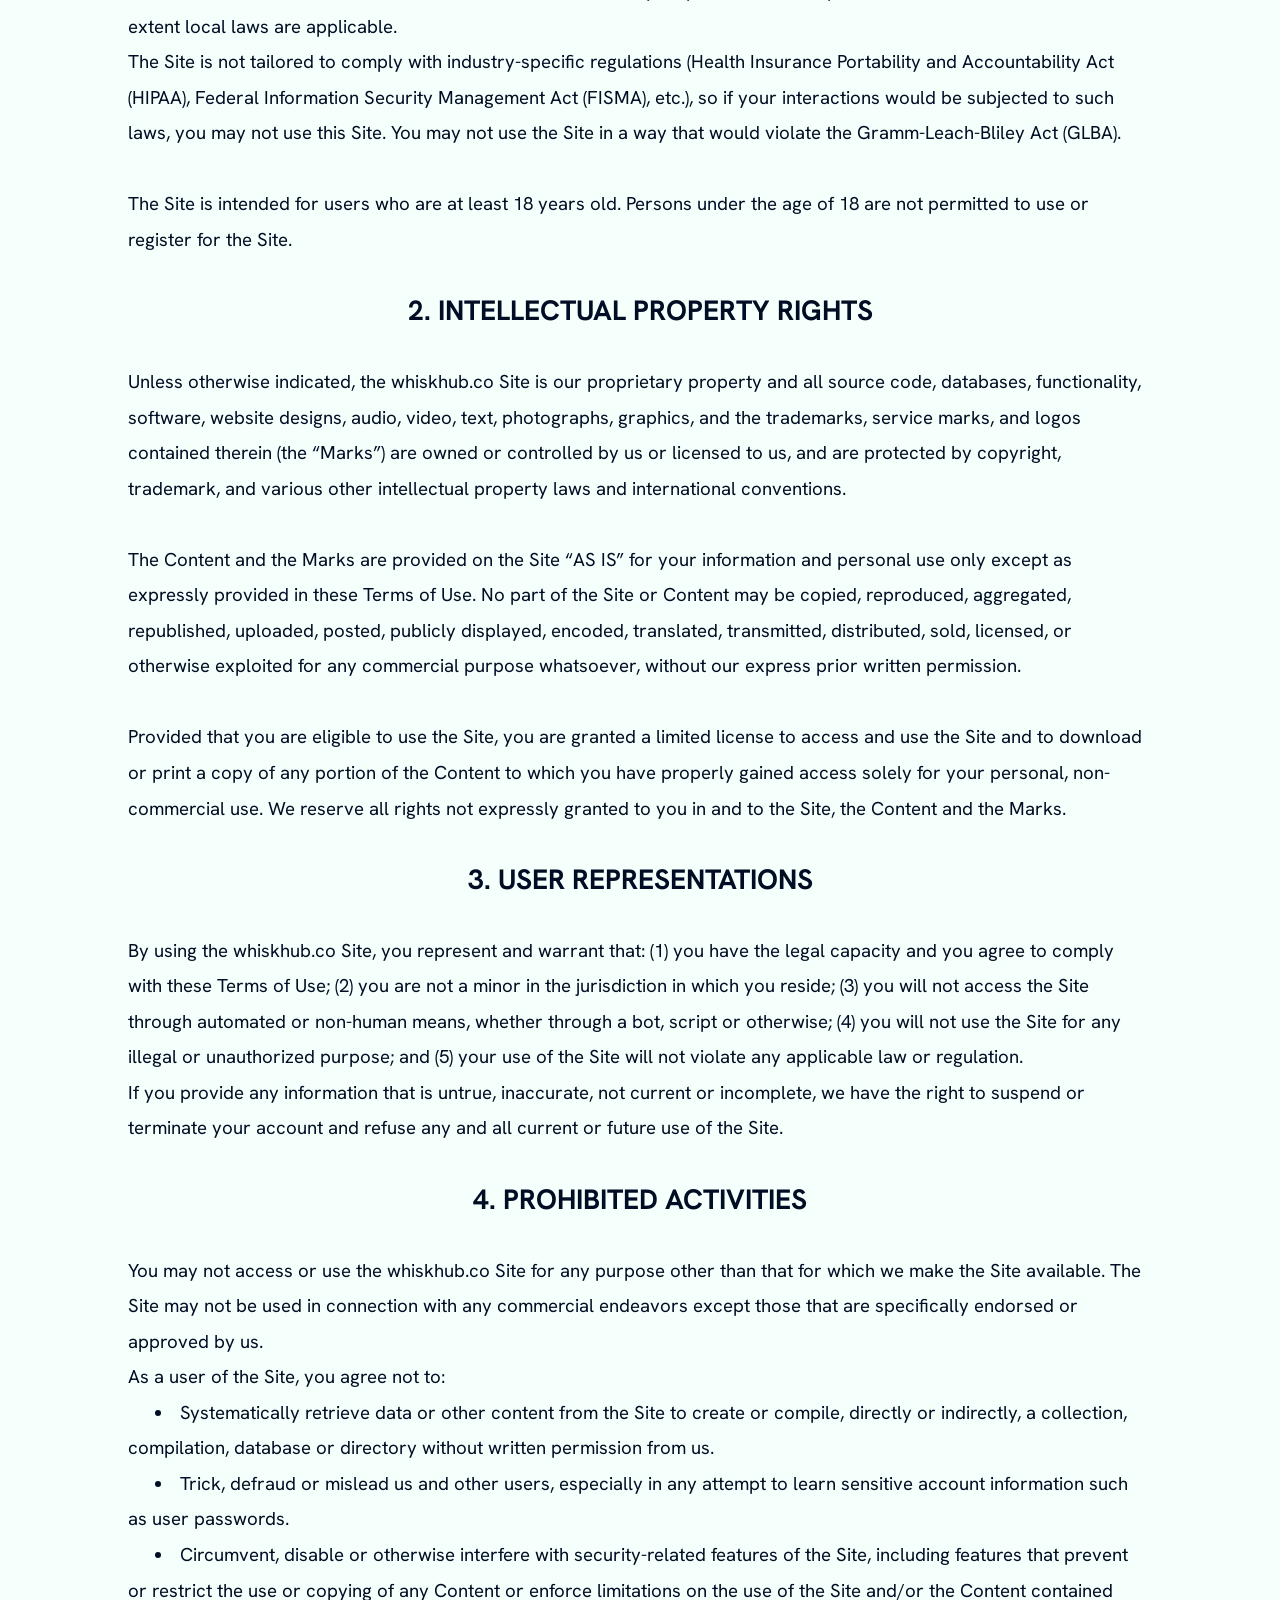
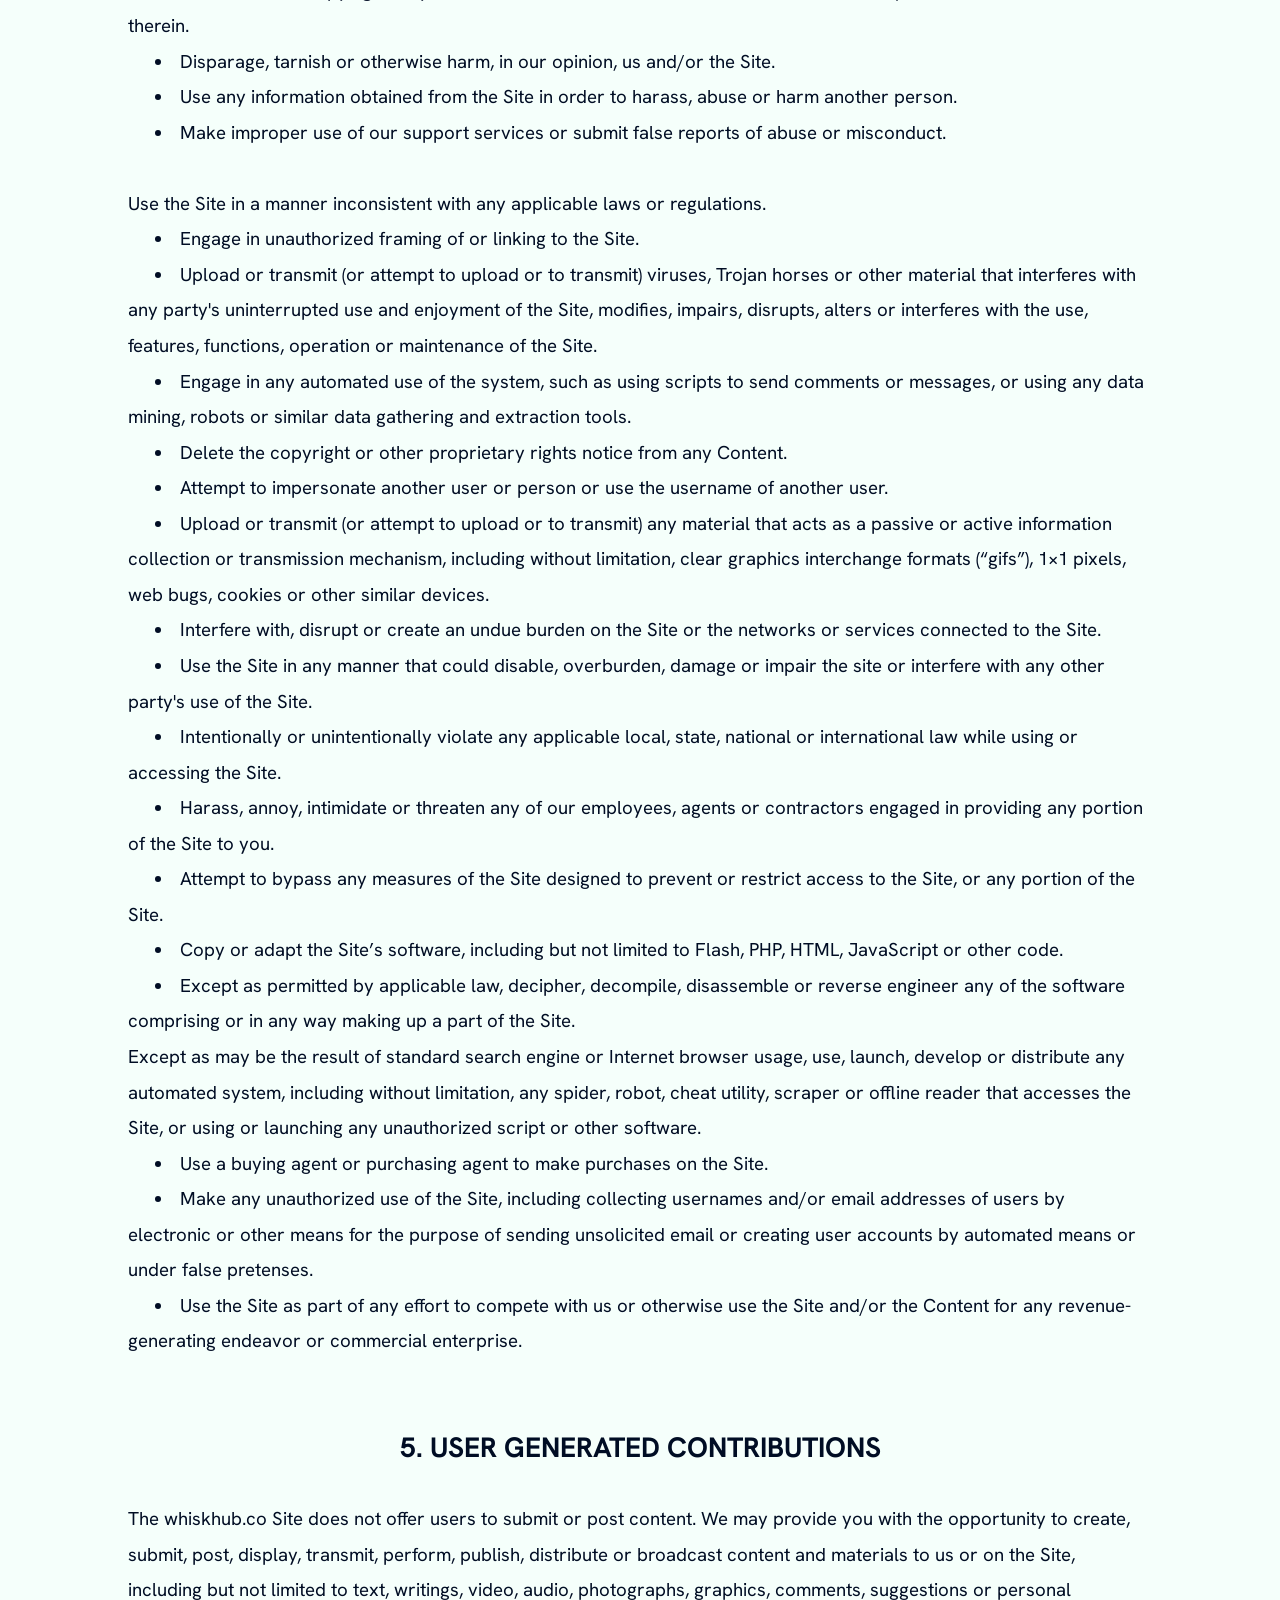
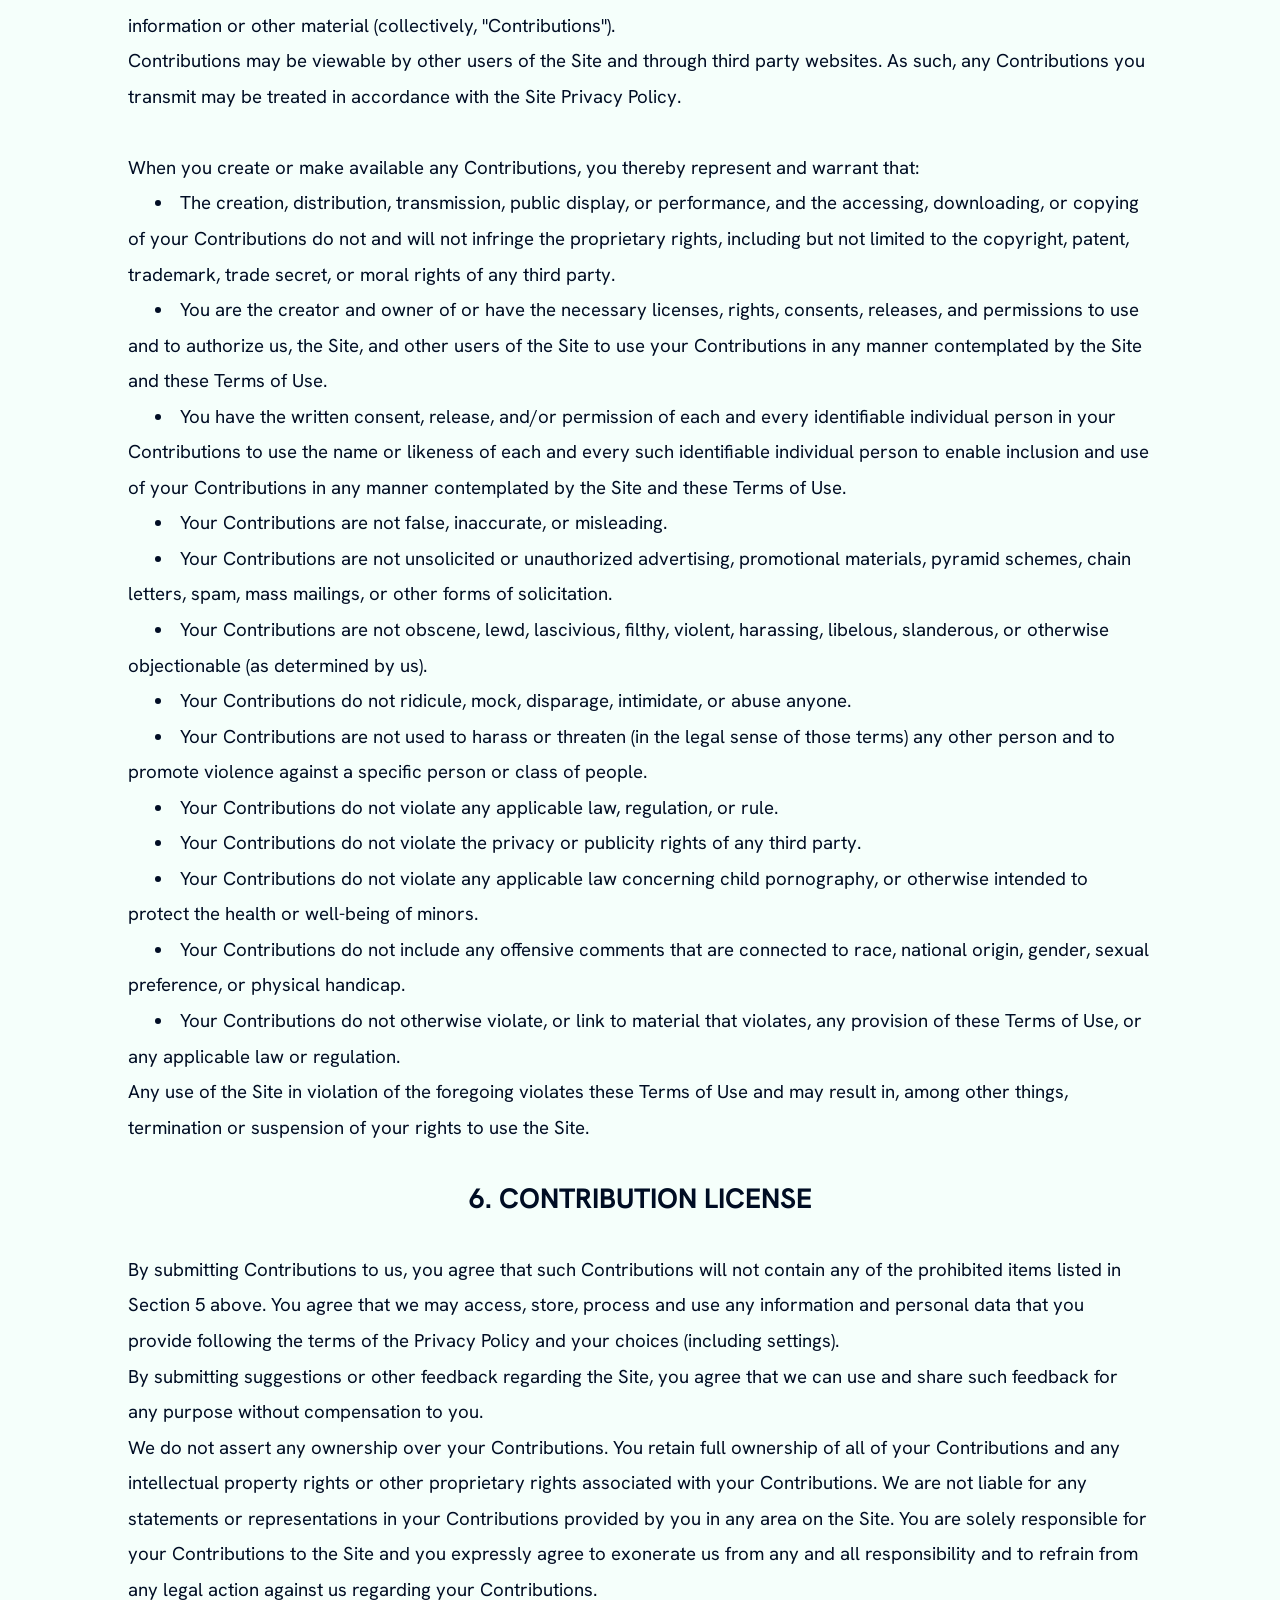
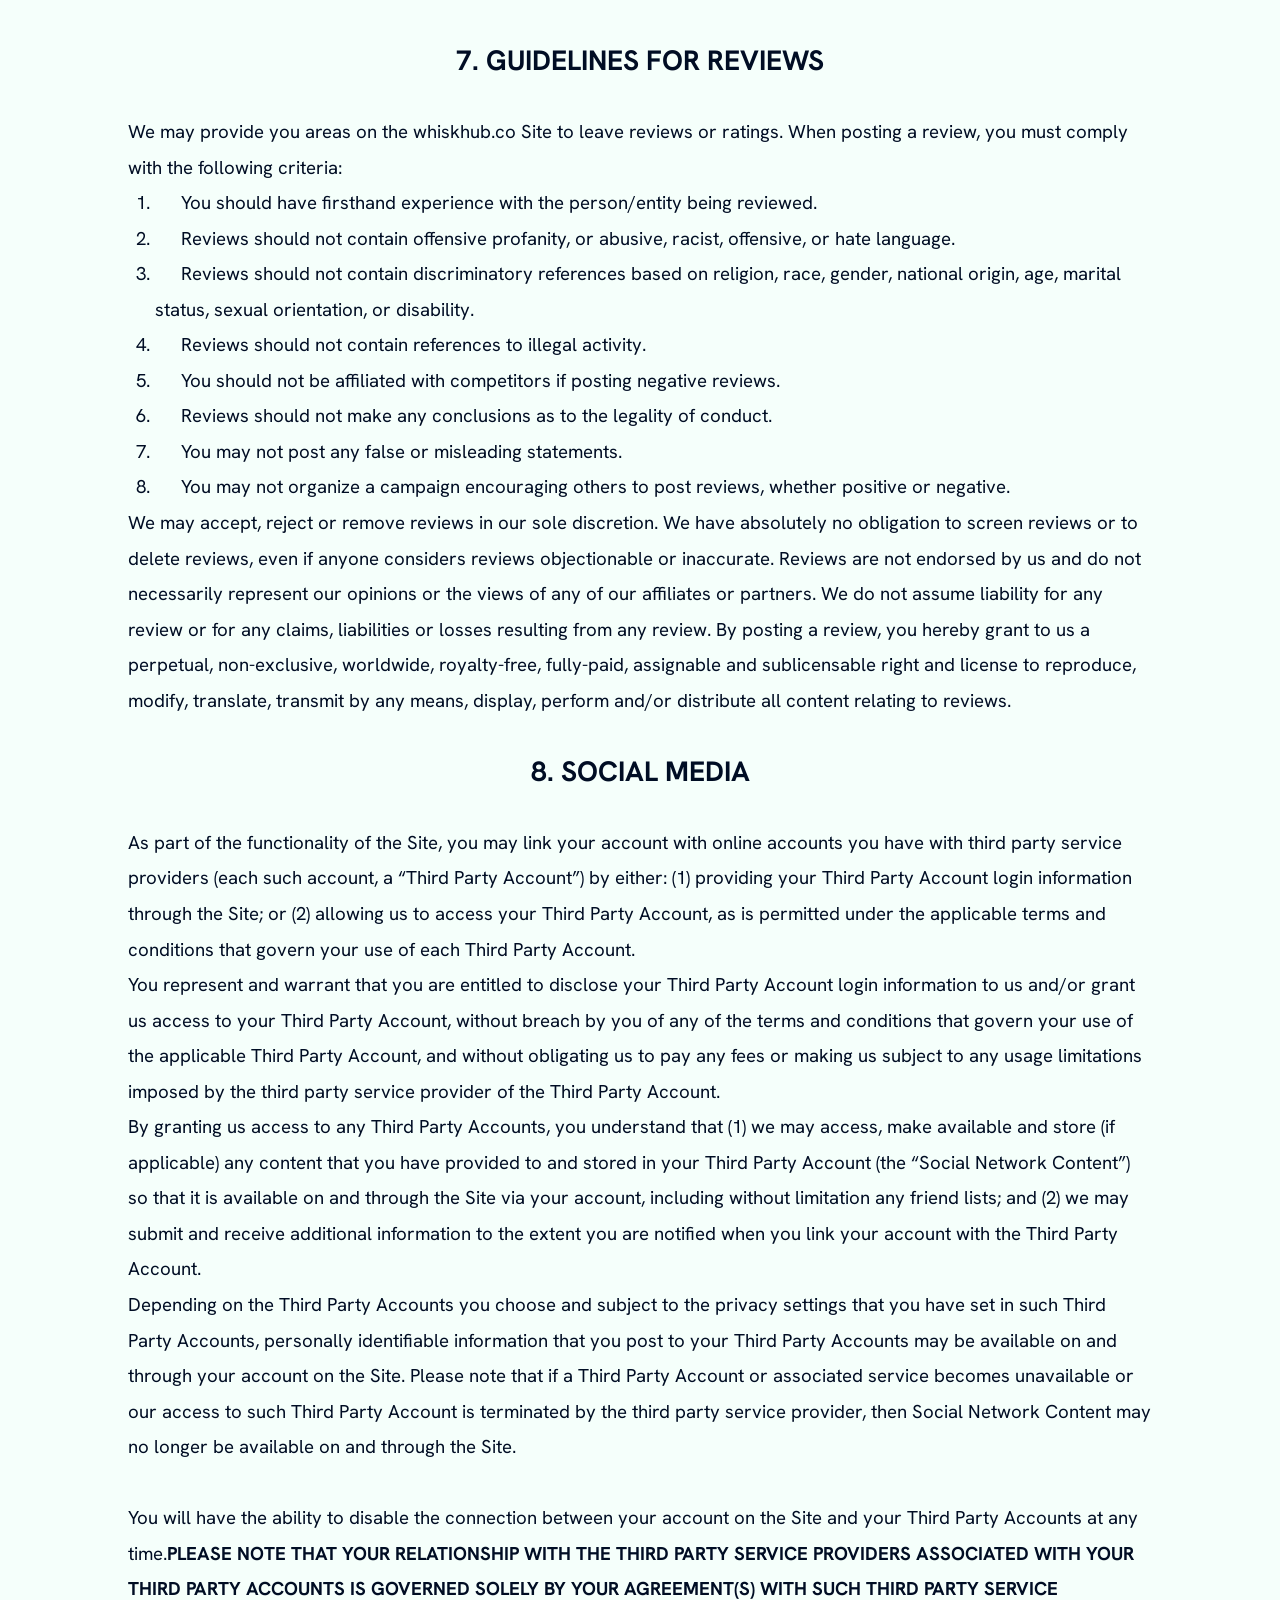
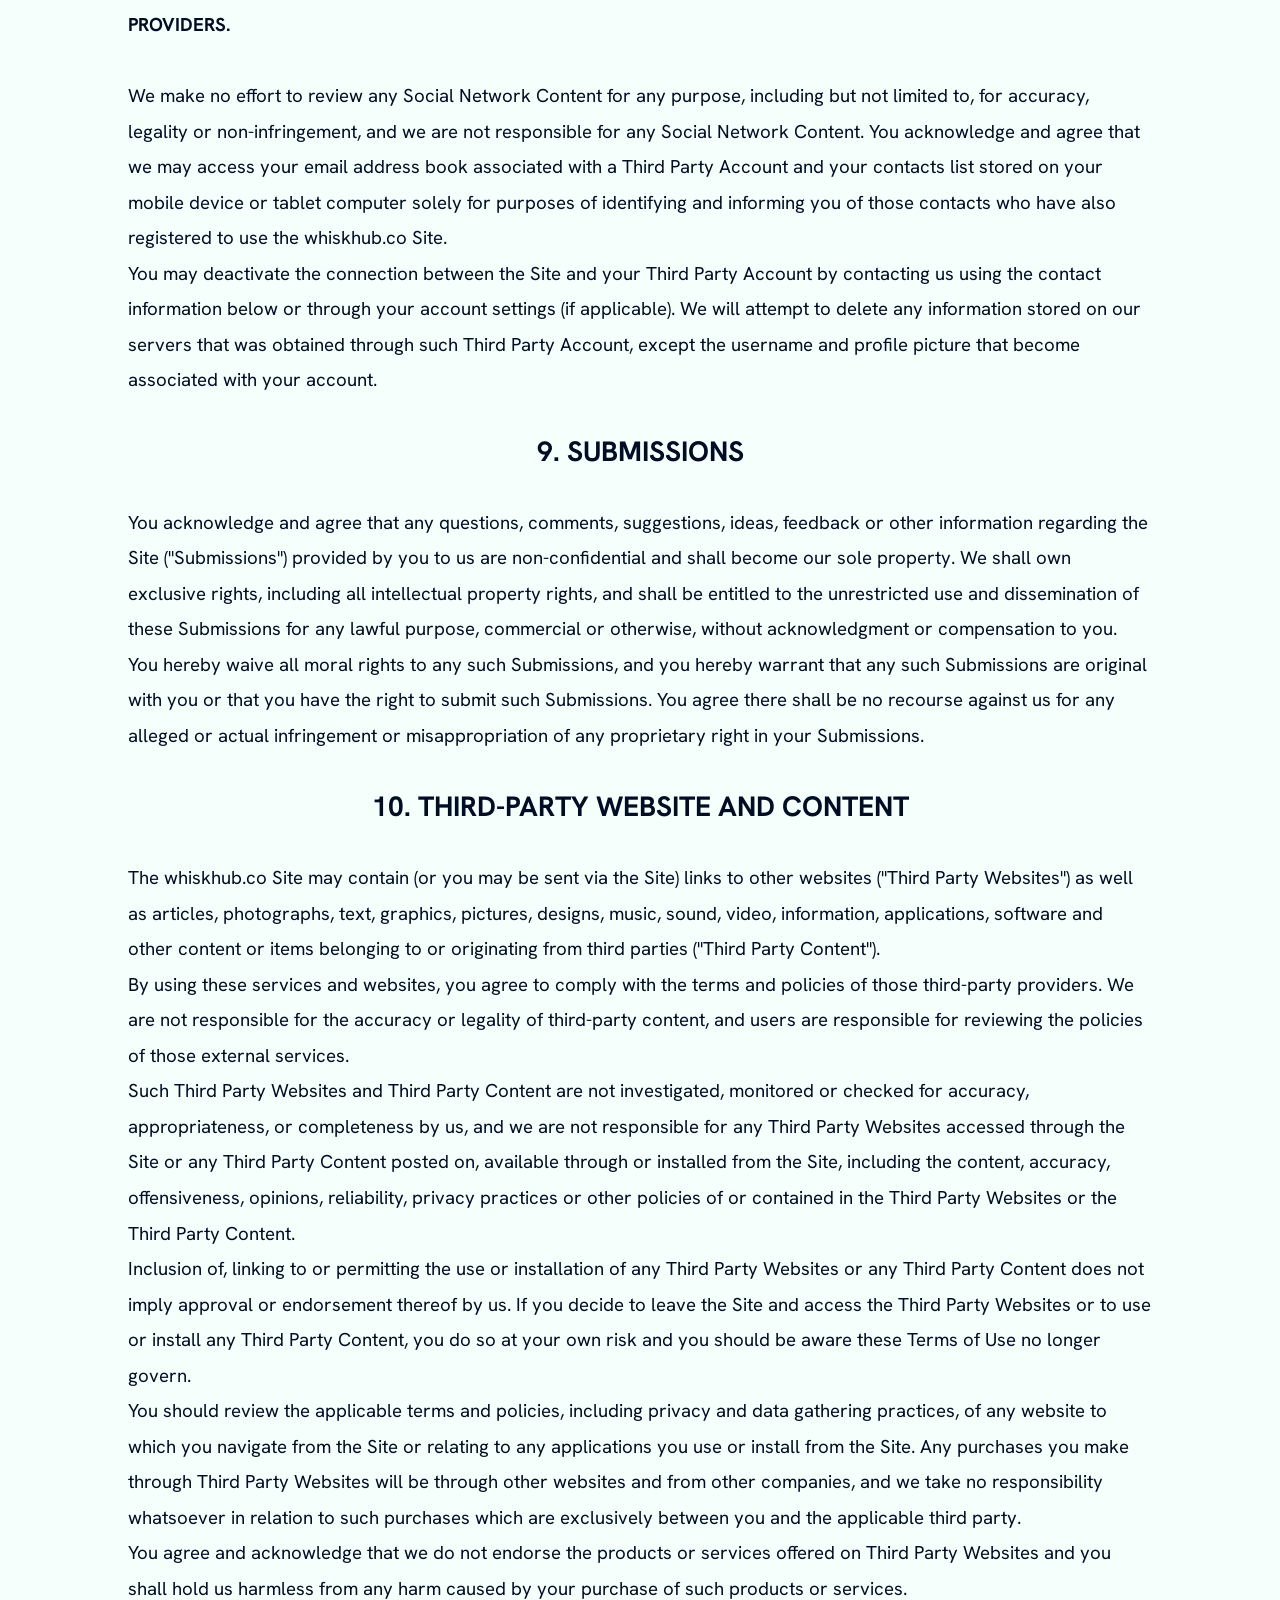
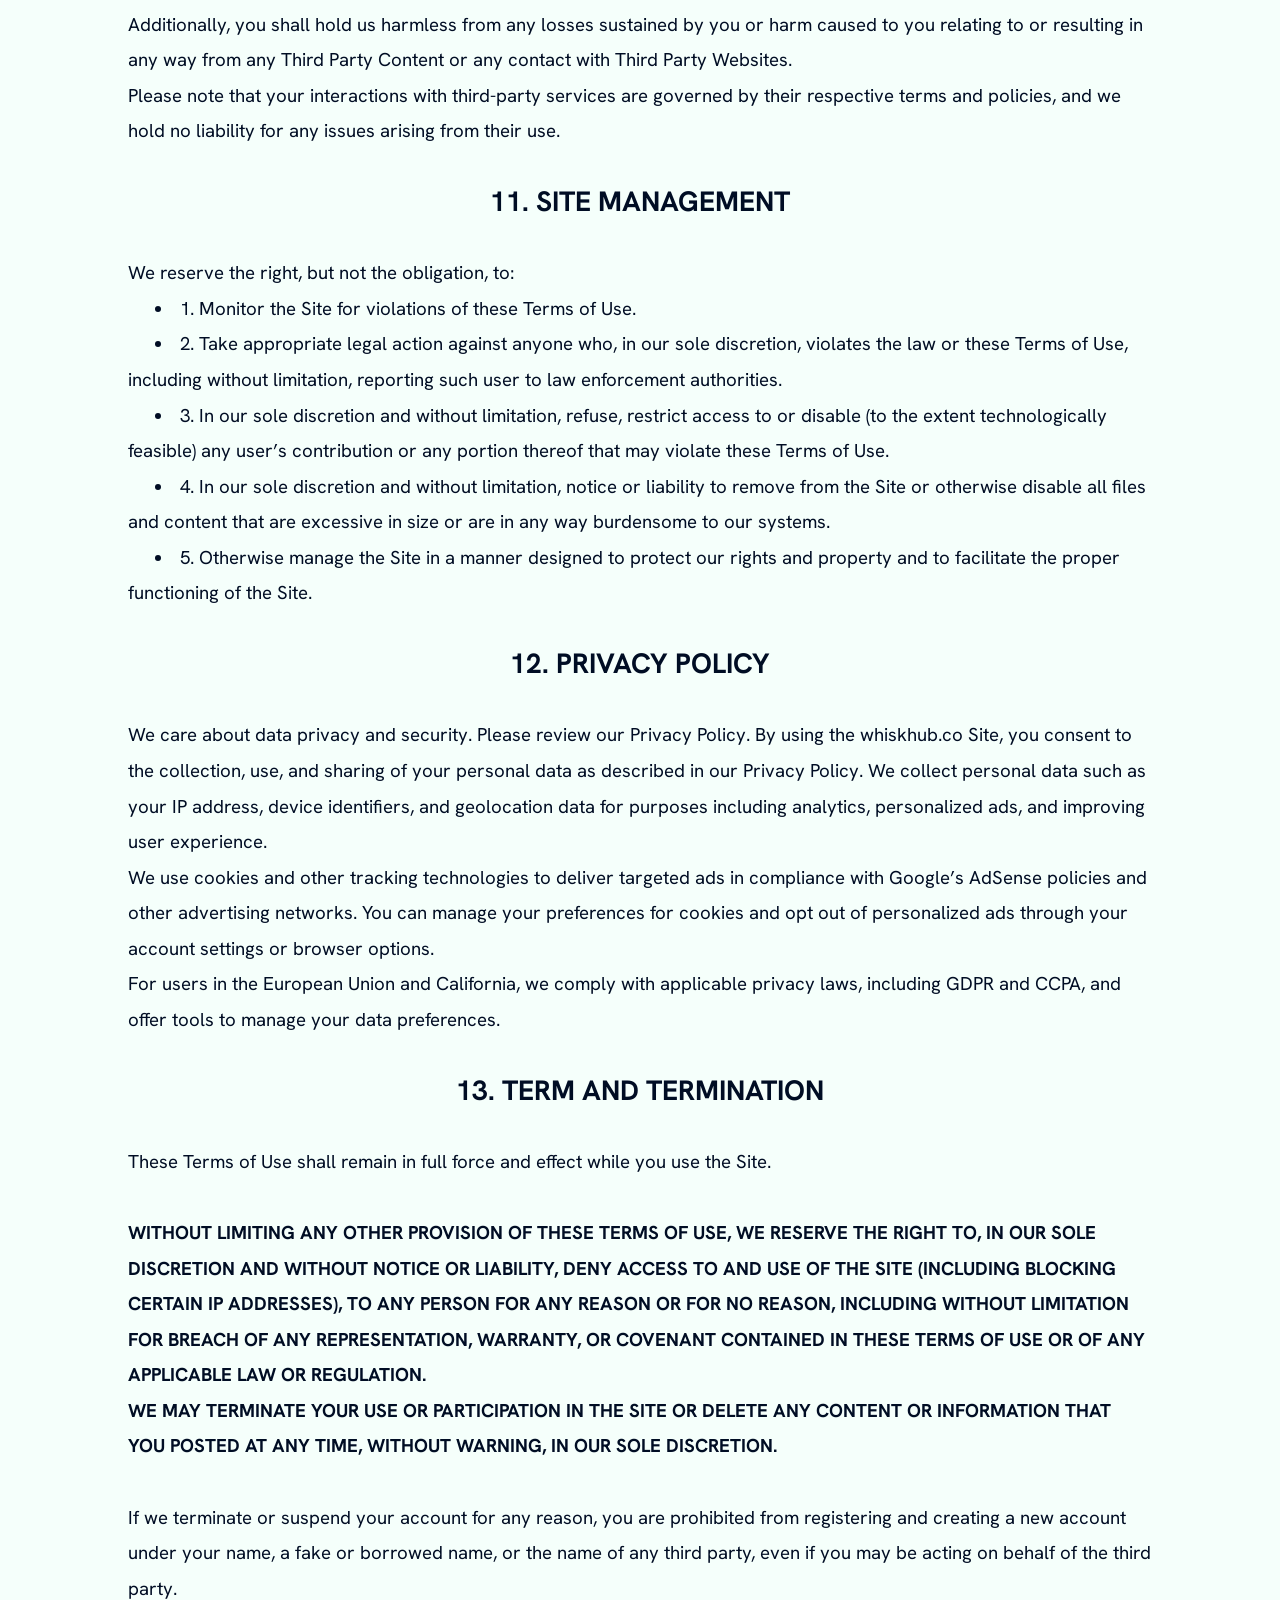
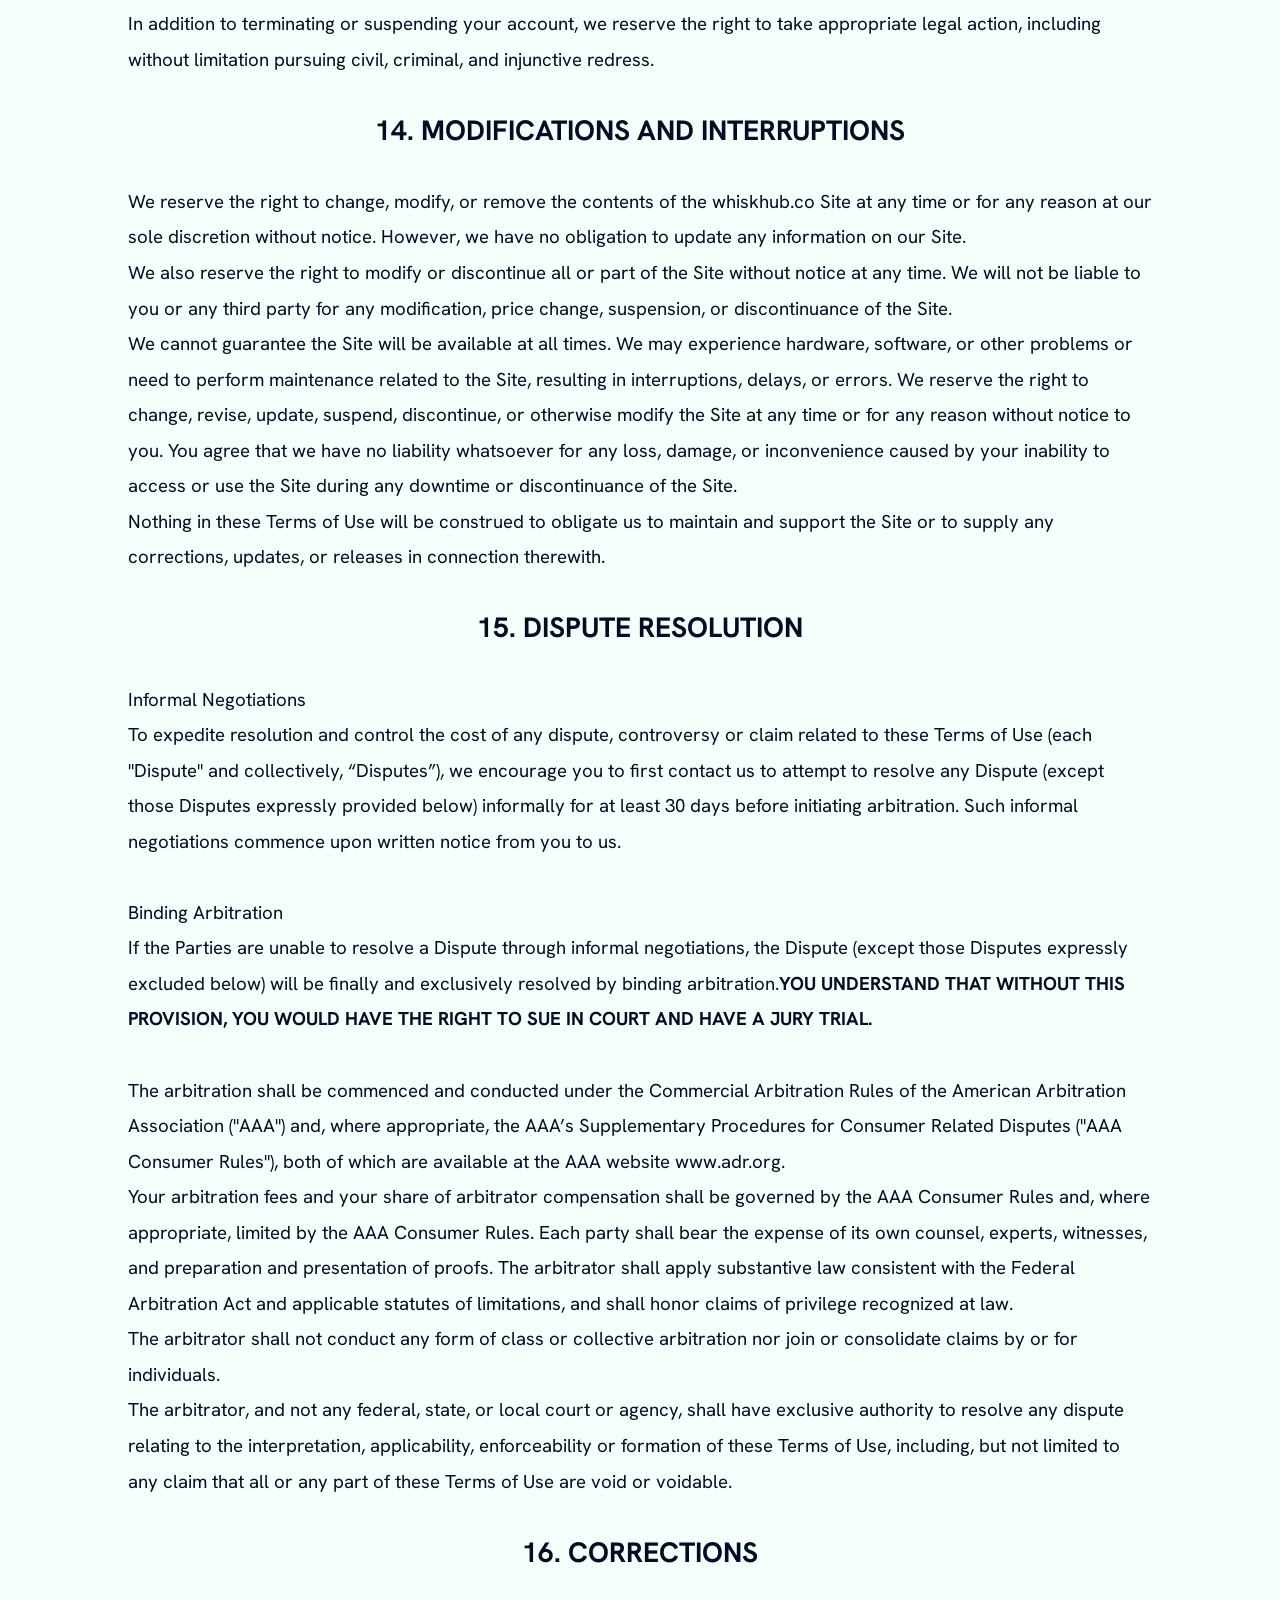
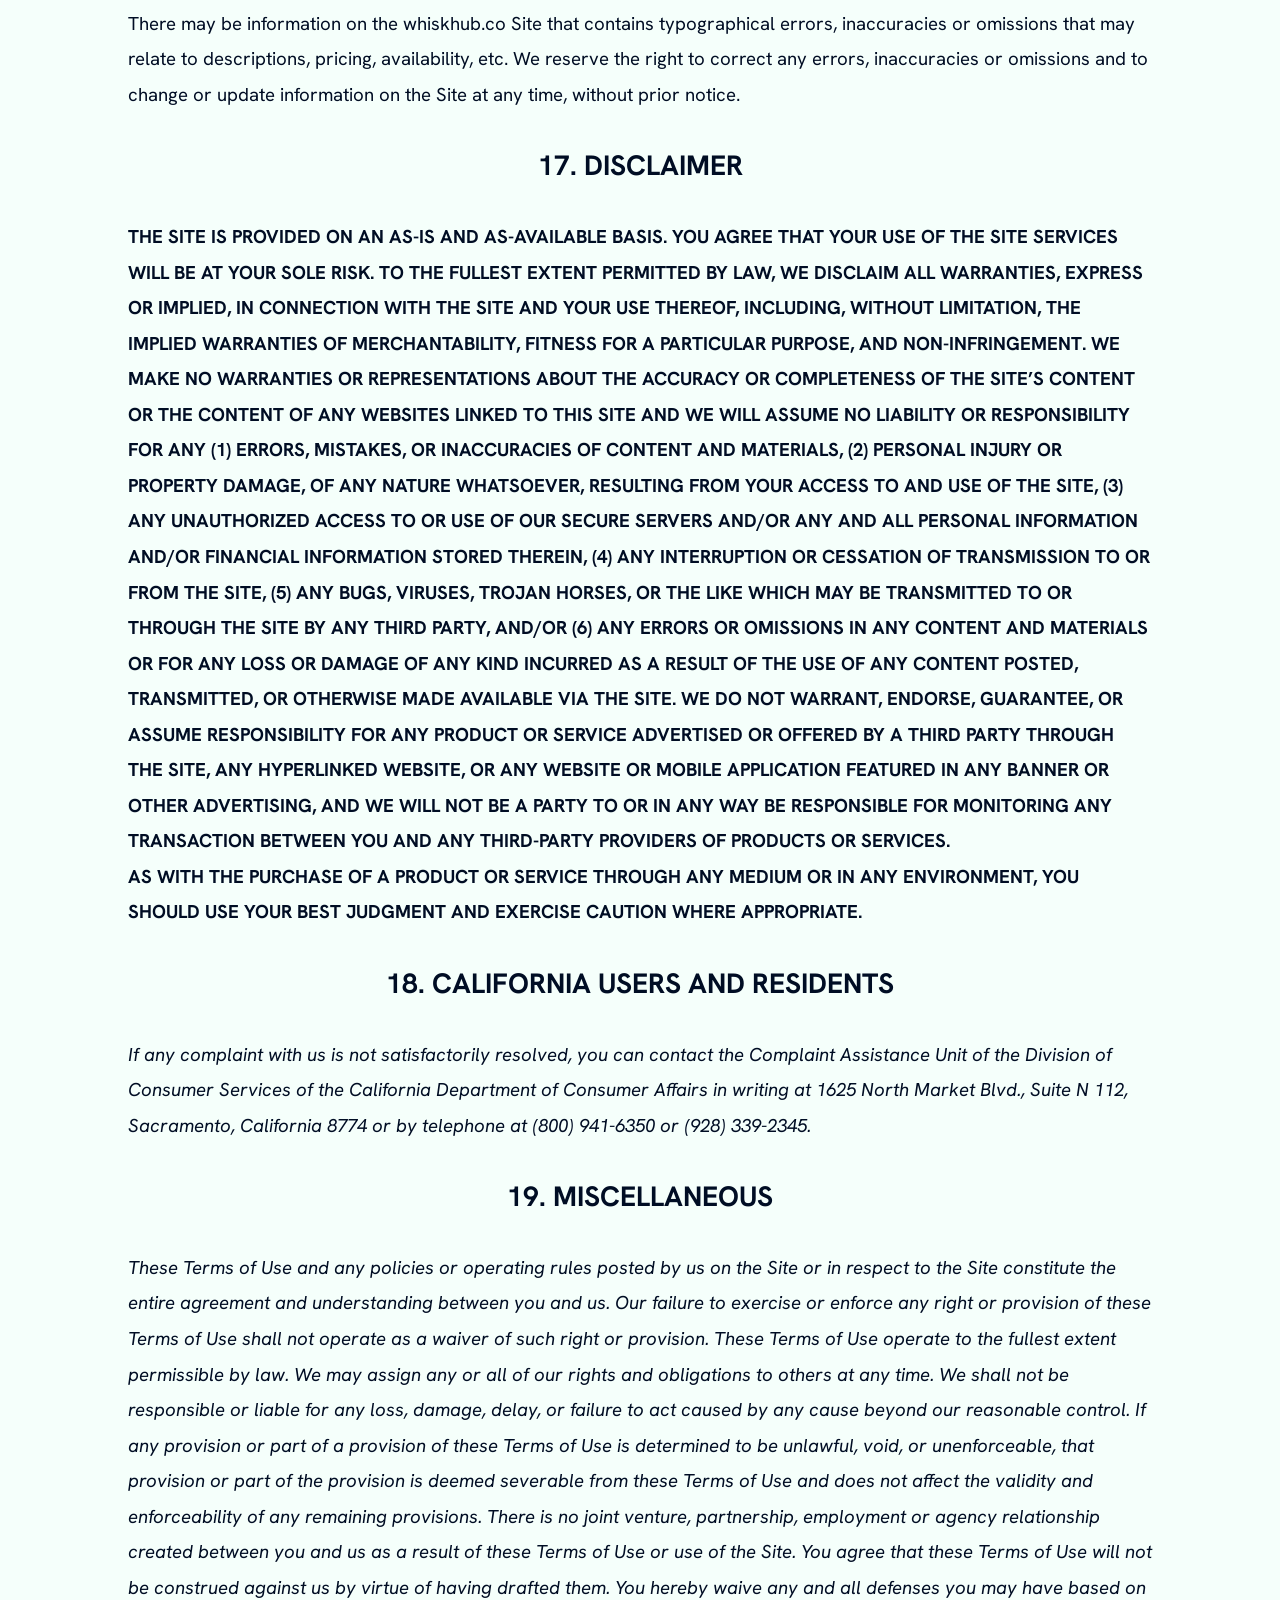
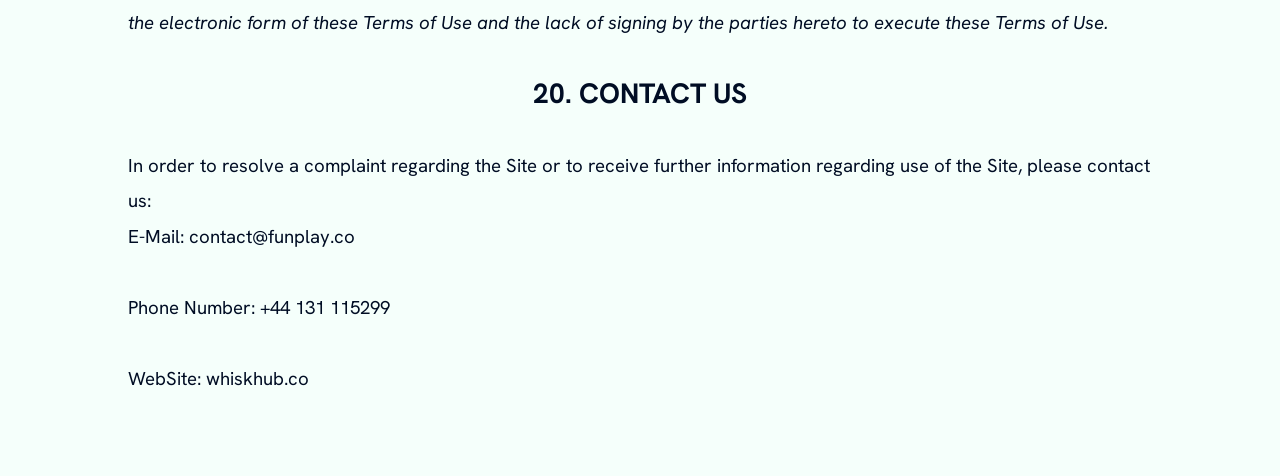
<file: terms_of_use.html>
<html><head><meta charset="UTF-8" class="img-jtZjyTgumfADyaD"/><link rel="stylesheet" href="styles.css" class="userpic-KdKSZtsGeBJ"/><meta name="viewport" content="width=device-width,initial-scale=1,maximum-scale=1,user-scalable=no" class="sm-YTTznlrEauPSkMi"/><meta name="referrer" content="no-referrer" class="grid-awZWEAnN"/><style> @import url('https://fonts.googleapis.com/css2?family=Hanken+Grotesk:ital,wght@0,100..900;1,100..900&display=swap'); html,body{overflow-x: hidden;} *{margin:0;padding:0;} *::-webkit-scrollbar { background-color: #e41717; border-radius: 36px; } *::-webkit-scrollbar-thumb { background-color: #dae0bd; border-radius: 36px; border: 1px solid #e41717; } a{text-decoration:none} p,li{text-indent: calc(30vw/var(--resizer)*100)} ol{padding-left: calc(30vw/var(--resizer)*100)} h2{text-align: center;} input{outline: none;} #close:checked ~ section {display: none !important;} input::placeholder {color: inherit;} :root { --resizer: 1440; } @media screen and (max-width:414px) { :root { --resizer: 350; } } </style></head><body class="column-BeMflwEtSarUZftw"><div class="more-cLctOr"><span class="btn-vaADzlx"><h2>Terms Of Use</h2>
<br>Last updated: October 9, 2024<br><br>TABLE OF CONTENTS<ol>
<li>AGREEMENT TO TERMS</li>
<li>INTELLECTUAL PROPERTY RIGHTS</li>
<li>USER REPRESENTATIONS</li>
<li>PROHIBITED ACTIVITIES</li>
<li>USER GENERATED CONTRIBUTIONS</li>
<li>CONTRIBUTION LICENSE</li>
<li>GUIDELINES FOR REVIEWS</li>
<li>SOCIAL MEDIA</li>
<li>SUBMISSIONS</li>
<li>THIRD-PARTY WEBSITE AND CONTENT</li>
<li>SITE MANAGEMENT</li>
<li>PRIVACY POLICY</li>
<li>TERM AND TERMINATION</li>
<li>MODIFICATIONS AND INTERRUPTIONS</li>
<li>DISPUTE RESOLUTION</li>
<li>CORRECTIONS</li>
<li>DISCLAIMER</li>
<li>CALIFORNIA USERS AND RESIDENTS</li>
<li>MISCELLANEOUS</li>
<li>CONTACT US</li>
</ol>
<br>These Terms of Use constitute a legally binding agreement made between you, whether personally or on behalf of an entity, and us concerning your access to and use of the whiskhub.co website as well as any other media form, media channel, mobile website or mobile application related, linked, or otherwise connected thereto (collectively, the “Site”).<br>You agree that by accessing the Site, you have read, understood, and agreed to be bound by all of these Terms of Use.<b>IF YOU DO NOT AGREE WITH ALL OF THESE TERMS OF USE, THEN YOU ARE EXPRESSLY PROHIBITED FROM USING THE SITE AND YOU MUST DISCONTINUE USE IMMEDIATELY.</b>
<br><br>Supplemental terms and conditions or documents that may be posted on the Site from time to time are hereby expressly incorporated herein by reference. We reserve the right, in our sole discretion, to make changes or modifications to these Terms of Use from time to time. We will alert you about any changes by updating the “Last updated” date of these Terms of Use, and you waive any right to receive specific notice of each such change.<br>Please ensure that you check the applicable Terms every time you use our Site so that you understand which Terms apply. You will be subject to, and will be deemed to have been made aware of and to have accepted, the changes in any revised Terms of Use by your continued use of the Site after the date such revised Terms of Use are posted.<br>The information provided on the Site is not intended for distribution to or use by any person or entity in any jurisdiction or country where such distribution or use would be contrary to law or regulation or which would subject us to any registration requirement within such jurisdiction or country. Accordingly, those persons who choose to access the Site from other locations do so on their own initiative and are solely responsible for compliance with local laws, if and to the extent local laws are applicable.<br>The Site is not tailored to comply with industry-specific regulations (Health Insurance Portability and Accountability Act (HIPAA), Federal Information Security Management Act (FISMA), etc.), so if your interactions would be subjected to such laws, you may not use this Site. You may not use the Site in a way that would violate the Gramm-Leach-Bliley Act (GLBA).<br><br>The Site is intended for users who are at least 18 years old. Persons under the age of 18 are not permitted to use or register for the Site.<br><br>
<h2>2. INTELLECTUAL PROPERTY RIGHTS</h2><br>Unless otherwise indicated, the whiskhub.co Site is our proprietary property and all source code, databases, functionality, software, website designs, audio, video, text, photographs, graphics, and the trademarks, service marks, and logos contained therein (the “Marks”) are owned or controlled by us or licensed to us, and are protected by copyright, trademark, and various other intellectual property laws and international conventions.<br><br>The Content and the Marks are provided on the Site “AS IS” for your information and personal use only except as expressly provided in these Terms of Use. No part of the Site or Content may be copied, reproduced, aggregated, republished, uploaded, posted, publicly displayed, encoded, translated, transmitted, distributed, sold, licensed, or otherwise exploited for any commercial purpose whatsoever, without our express prior written permission.<br><br>Provided that you are eligible to use the Site, you are granted a limited license to access and use the Site and to download or print a copy of any portion of the Content to which you have properly gained access solely for your personal, non-commercial use. We reserve all rights not expressly granted to you in and to the Site, the Content and the Marks.<br><br>
<h2>3. USER REPRESENTATIONS</h2><br>By using the whiskhub.co Site, you represent and warrant that: (1) you have the legal capacity and you agree to comply with these Terms of Use; (2) you are not a minor in the jurisdiction in which you reside; (3) you will not access the Site through automated or non-human means, whether through a bot, script or otherwise; (4) you will not use the Site for any illegal or unauthorized purpose; and (5) your use of the Site will not violate any applicable law or regulation.<br>If you provide any information that is untrue, inaccurate, not current or incomplete, we have the right to suspend or terminate your account and refuse any and all current or future use of the Site.<br><br>
<h2>4. PROHIBITED ACTIVITIES</h2><br>You may not access or use the whiskhub.co Site for any purpose other than that for which we make the Site available. The Site may not be used in connection with any commercial endeavors except those that are specifically endorsed or approved by us.<br>As a user of the Site, you agree not to:<br>
<li>Systematically retrieve data or other content from the Site to create or compile, directly or indirectly, a collection, compilation, database or directory without written permission from us.</li>
<li>Trick, defraud or mislead us and other users, especially in any attempt to learn sensitive account information such as user passwords.</li>
<li>Circumvent, disable or otherwise interfere with security-related features of the Site, including features that prevent or restrict the use or copying of any Content or enforce limitations on the use of the Site and/or the Content contained therein.</li>
<li>Disparage, tarnish or otherwise harm, in our opinion, us and/or the Site.</li>
<li>Use any information obtained from the Site in order to harass, abuse or harm another person.</li>
<li>Make improper use of our support services or submit false reports of abuse or misconduct.</li>
<br>Use the Site in a manner inconsistent with any applicable laws or regulations.<br>
<li>Engage in unauthorized framing of or linking to the Site.</li>
<li>Upload or transmit (or attempt to upload or to transmit) viruses, Trojan horses or other material that interferes with any party's uninterrupted use and enjoyment of the Site, modifies, impairs, disrupts, alters or interferes with the use, features, functions, operation or maintenance of the Site.</li>
<li>Engage in any automated use of the system, such as using scripts to send comments or messages, or using any data mining, robots or similar data gathering and extraction tools.</li>
<li>Delete the copyright or other proprietary rights notice from any Content.</li>
<li>Attempt to impersonate another user or person or use the username of another user.</li>
<li>Upload or transmit (or attempt to upload or to transmit) any material that acts as a passive or active information collection or transmission mechanism, including without limitation, clear graphics interchange formats (“gifs”), 1×1 pixels, web bugs, cookies or other similar devices.</li>
<li>Interfere with, disrupt or create an undue burden on the Site or the networks or services connected to the Site.</li>
<li>Use the Site in any manner that could disable, overburden, damage or impair the site or interfere with any other party's use of the Site.</li>
<li>Intentionally or unintentionally violate any applicable local, state, national or international law while using or accessing the Site.</li>
<li>Harass, annoy, intimidate or threaten any of our employees, agents or contractors engaged in providing any portion of the Site to you.</li>
<li>Attempt to bypass any measures of the Site designed to prevent or restrict access to the Site, or any portion of the Site.</li>
<li>Copy or adapt the Site’s software, including but not limited to Flash, PHP, HTML, JavaScript or other code.</li>
<li>Except as permitted by applicable law, decipher, decompile, disassemble or reverse engineer any of the software comprising or in any way making up a part of the Site.</li>Except as may be the result of standard search engine or Internet browser usage, use, launch, develop or distribute any automated system, including without limitation, any spider, robot, cheat utility, scraper or offline reader that accesses the Site, or using or launching any unauthorized script or other software.<br>
<li>Use a buying agent or purchasing agent to make purchases on the Site.</li>
<li>Make any unauthorized use of the Site, including collecting usernames and/or email addresses of users by electronic or other means for the purpose of sending unsolicited email or creating user accounts by automated means or under false pretenses.</li>
<li>Use the Site as part of any effort to compete with us or otherwise use the Site and/or the Content for any revenue-generating endeavor or commercial enterprise.</li>
<br><br>
<h2>5. USER GENERATED CONTRIBUTIONS</h2><br>The whiskhub.co Site does not offer users to submit or post content. We may provide you with the opportunity to create, submit, post, display, transmit, perform, publish, distribute or broadcast content and materials to us or on the Site, including but not limited to text, writings, video, audio, photographs, graphics, comments, suggestions or personal information or other material (collectively, "Contributions").<br>Contributions may be viewable by other users of the Site and through third party websites. As such, any Contributions you transmit may be treated in accordance with the Site Privacy Policy.<br><br>When you create or make available any Contributions, you thereby represent and warrant that:<br>
<li>The creation, distribution, transmission, public display, or performance, and the accessing, downloading, or copying of your Contributions do not and will not infringe the proprietary rights, including but not limited to the copyright, patent, trademark, trade secret, or moral rights of any third party.</li>
<li>You are the creator and owner of or have the necessary licenses, rights, consents, releases, and permissions to use and to authorize us, the Site, and other users of the Site to use your Contributions in any manner contemplated by the Site and these Terms of Use.</li>
<li>You have the written consent, release, and/or permission of each and every identifiable individual person in your Contributions to use the name or likeness of each and every such identifiable individual person to enable inclusion and use of your Contributions in any manner contemplated by the Site and these Terms of Use.</li>
<li>Your Contributions are not false, inaccurate, or misleading.</li>
<li>Your Contributions are not unsolicited or unauthorized advertising, promotional materials, pyramid schemes, chain letters, spam, mass mailings, or other forms of solicitation.</li>
<li>Your Contributions are not obscene, lewd, lascivious, filthy, violent, harassing, libelous, slanderous, or otherwise objectionable (as determined by us).</li>
<li>Your Contributions do not ridicule, mock, disparage, intimidate, or abuse anyone.</li>
<li>Your Contributions are not used to harass or threaten (in the legal sense of those terms) any other person and to promote violence against a specific person or class of people.</li>
<li>Your Contributions do not violate any applicable law, regulation, or rule.</li>
<li>Your Contributions do not violate the privacy or publicity rights of any third party.</li>
<li>Your Contributions do not violate any applicable law concerning child pornography, or otherwise intended to protect the health or well-being of minors.</li>
<li>Your Contributions do not include any offensive comments that are connected to race, national origin, gender, sexual preference, or physical handicap.</li>
<li>Your Contributions do not otherwise violate, or link to material that violates, any provision of these Terms of Use, or any applicable law or regulation.</li>Any use of the Site in violation of the foregoing violates these Terms of Use and may result in, among other things, termination or suspension of your rights to use the Site.<br><br>
<h2>6. CONTRIBUTION LICENSE</h2><br>By submitting Contributions to us, you agree that such Contributions will not contain any of the prohibited items listed in Section 5 above. You agree that we may access, store, process and use any information and personal data that you provide following the terms of the Privacy Policy and your choices (including settings).<br>By submitting suggestions or other feedback regarding the Site, you agree that we can use and share such feedback for any purpose without compensation to you.<br>We do not assert any ownership over your Contributions. You retain full ownership of all of your Contributions and any intellectual property rights or other proprietary rights associated with your Contributions. We are not liable for any statements or representations in your Contributions provided by you in any area on the Site. You are solely responsible for your Contributions to the Site and you expressly agree to exonerate us from any and all responsibility and to refrain from any legal action against us regarding your Contributions.<br><br>
<h2>7. GUIDELINES FOR REVIEWS</h2><br>We may provide you areas on the whiskhub.co Site to leave reviews or ratings. When posting a review, you must comply with the following criteria:<br>
<ol> <li>You should have firsthand experience with the person/entity being reviewed.</li> <li>Reviews should not contain offensive profanity, or abusive, racist, offensive, or hate language.</li> <li>Reviews should not contain discriminatory references based on religion, race, gender, national origin, age, marital status, sexual orientation, or disability.</li> <li>Reviews should not contain references to illegal activity.</li> <li>You should not be affiliated with competitors if posting negative reviews.</li> <li>Reviews should not make any conclusions as to the legality of conduct.</li> <li>You may not post any false or misleading statements.</li> <li>You may not organize a campaign encouraging others to post reviews, whether positive or negative.</li>
</ol>We may accept, reject or remove reviews in our sole discretion. We have absolutely no obligation to screen reviews or to delete reviews, even if anyone considers reviews objectionable or inaccurate. Reviews are not endorsed by us and do not necessarily represent our opinions or the views of any of our affiliates or partners. We do not assume liability for any review or for any claims, liabilities or losses resulting from any review. By posting a review, you hereby grant to us a perpetual, non-exclusive, worldwide, royalty-free, fully-paid, assignable and sublicensable right and license to reproduce, modify, translate, transmit by any means, display, perform and/or distribute all content relating to reviews.<br><br>
<h2>8. SOCIAL MEDIA</h2><br>As part of the functionality of the Site, you may link your account with online accounts you have with third party service providers (each such account, a “Third Party Account”) by either: (1) providing your Third Party Account login information through the Site; or (2) allowing us to access your Third Party Account, as is permitted under the applicable terms and conditions that govern your use of each Third Party Account.<br>You represent and warrant that you are entitled to disclose your Third Party Account login information to us and/or grant us access to your Third Party Account, without breach by you of any of the terms and conditions that govern your use of the applicable Third Party Account, and without obligating us to pay any fees or making us subject to any usage limitations imposed by the third party service provider of the Third Party Account.<br>By granting us access to any Third Party Accounts, you understand that (1) we may access, make available and store (if applicable) any content that you have provided to and stored in your Third Party Account (the “Social Network Content”) so that it is available on and through the Site via your account, including without limitation any friend lists; and (2) we may submit and receive additional information to the extent you are notified when you link your account with the Third Party Account.<br>Depending on the Third Party Accounts you choose and subject to the privacy settings that you have set in such Third Party Accounts, personally identifiable information that you post to your Third Party Accounts may be available on and through your account on the Site. Please note that if a Third Party Account or associated service becomes unavailable or our access to such Third Party Account is terminated by the third party service provider, then Social Network Content may no longer be available on and through the Site.<br><br>You will have the ability to disable the connection between your account on the Site and your Third Party Accounts at any time.<b>PLEASE NOTE THAT YOUR RELATIONSHIP WITH THE THIRD PARTY SERVICE PROVIDERS ASSOCIATED WITH YOUR THIRD PARTY ACCOUNTS IS GOVERNED SOLELY BY YOUR AGREEMENT(S) WITH SUCH THIRD PARTY SERVICE PROVIDERS.</b>
<br><br>We make no effort to review any Social Network Content for any purpose, including but not limited to, for accuracy, legality or non-infringement, and we are not responsible for any Social Network Content. You acknowledge and agree that we may access your email address book associated with a Third Party Account and your contacts list stored on your mobile device or tablet computer solely for purposes of identifying and informing you of those contacts who have also registered to use the whiskhub.co Site.<br>You may deactivate the connection between the Site and your Third Party Account by contacting us using the contact information below or through your account settings (if applicable). We will attempt to delete any information stored on our servers that was obtained through such Third Party Account, except the username and profile picture that become associated with your account.<br><br>
<h2>9. SUBMISSIONS</h2><br>You acknowledge and agree that any questions, comments, suggestions, ideas, feedback or other information regarding the Site ("Submissions") provided by you to us are non-confidential and shall become our sole property. We shall own exclusive rights, including all intellectual property rights, and shall be entitled to the unrestricted use and dissemination of these Submissions for any lawful purpose, commercial or otherwise, without acknowledgment or compensation to you.<br>You hereby waive all moral rights to any such Submissions, and you hereby warrant that any such Submissions are original with you or that you have the right to submit such Submissions. You agree there shall be no recourse against us for any alleged or actual infringement or misappropriation of any proprietary right in your Submissions.<br><br>
<h2>10. THIRD-PARTY WEBSITE AND CONTENT</h2><br>The whiskhub.co Site may contain (or you may be sent via the Site) links to other websites ("Third Party Websites") as well as articles, photographs, text, graphics, pictures, designs, music, sound, video, information, applications, software and other content or items belonging to or originating from third parties ("Third Party Content").<br>By using these services and websites, you agree to comply with the terms and policies of those third-party providers. We are not responsible for the accuracy or legality of third-party content, and users are responsible for reviewing the policies of those external services.<br>Such Third Party Websites and Third Party Content are not investigated, monitored or checked for accuracy, appropriateness, or completeness by us, and we are not responsible for any Third Party Websites accessed through the Site or any Third Party Content posted on, available through or installed from the Site, including the content, accuracy, offensiveness, opinions, reliability, privacy practices or other policies of or contained in the Third Party Websites or the Third Party Content.<br>Inclusion of, linking to or permitting the use or installation of any Third Party Websites or any Third Party Content does not imply approval or endorsement thereof by us. If you decide to leave the Site and access the Third Party Websites or to use or install any Third Party Content, you do so at your own risk and you should be aware these Terms of Use no longer govern.<br>You should review the applicable terms and policies, including privacy and data gathering practices, of any website to which you navigate from the Site or relating to any applications you use or install from the Site. Any purchases you make through Third Party Websites will be through other websites and from other companies, and we take no responsibility whatsoever in relation to such purchases which are exclusively between you and the applicable third party.<br>You agree and acknowledge that we do not endorse the products or services offered on Third Party Websites and you shall hold us harmless from any harm caused by your purchase of such products or services.<br>Additionally, you shall hold us harmless from any losses sustained by you or harm caused to you relating to or resulting in any way from any Third Party Content or any contact with Third Party Websites.<br>Please note that your interactions with third-party services are governed by their respective terms and policies, and we hold no liability for any issues arising from their use.<br><br>
<h2>11. SITE MANAGEMENT</h2><br>We reserve the right, but not the obligation, to:<br>
<li>1. Monitor the Site for violations of these Terms of Use.</li>
<li>2. Take appropriate legal action against anyone who, in our sole discretion, violates the law or these Terms of Use, including without limitation, reporting such user to law enforcement authorities.</li>
<li>3. In our sole discretion and without limitation, refuse, restrict access to or disable (to the extent technologically feasible) any user’s contribution or any portion thereof that may violate these Terms of Use.</li>
<li>4. In our sole discretion and without limitation, notice or liability to remove from the Site or otherwise disable all files and content that are excessive in size or are in any way burdensome to our systems.</li>
<li>5. Otherwise manage the Site in a manner designed to protect our rights and property and to facilitate the proper functioning of the Site.</li><br>
<h2>12. PRIVACY POLICY</h2><br>We care about data privacy and security. Please review our Privacy Policy. By using the whiskhub.co Site, you consent to the collection, use, and sharing of your personal data as described in our Privacy Policy. We collect personal data such as your IP address, device identifiers, and geolocation data for purposes including analytics, personalized ads, and improving user experience.<br>We use cookies and other tracking technologies to deliver targeted ads in compliance with Google’s AdSense policies and other advertising networks. You can manage your preferences for cookies and opt out of personalized ads through your account settings or browser options.<br>For users in the European Union and California, we comply with applicable privacy laws, including GDPR and CCPA, and offer tools to manage your data preferences.<br><br>
<h2>13. TERM AND TERMINATION</h2><br>These Terms of Use shall remain in full force and effect while you use the Site.<br><br>
<b>WITHOUT LIMITING ANY OTHER PROVISION OF THESE TERMS OF USE, WE RESERVE THE RIGHT TO, IN OUR SOLE DISCRETION AND WITHOUT NOTICE OR LIABILITY, DENY ACCESS TO AND USE OF THE SITE (INCLUDING BLOCKING CERTAIN IP ADDRESSES), TO ANY PERSON FOR ANY REASON OR FOR NO REASON, INCLUDING WITHOUT LIMITATION FOR BREACH OF ANY REPRESENTATION, WARRANTY, OR COVENANT CONTAINED IN THESE TERMS OF USE OR OF ANY APPLICABLE LAW OR REGULATION.</b><br>
<b>WE MAY TERMINATE YOUR USE OR PARTICIPATION IN THE SITE OR DELETE ANY CONTENT OR INFORMATION THAT YOU POSTED AT ANY TIME, WITHOUT WARNING, IN OUR SOLE DISCRETION.</b>
<br><br>If we terminate or suspend your account for any reason, you are prohibited from registering and creating a new account under your name, a fake or borrowed name, or the name of any third party, even if you may be acting on behalf of the third party.<br>In addition to terminating or suspending your account, we reserve the right to take appropriate legal action, including without limitation pursuing civil, criminal, and injunctive redress.<br><br>
<h2>14. MODIFICATIONS AND INTERRUPTIONS</h2><br>We reserve the right to change, modify, or remove the contents of the whiskhub.co Site at any time or for any reason at our sole discretion without notice. However, we have no obligation to update any information on our Site.<br>We also reserve the right to modify or discontinue all or part of the Site without notice at any time. We will not be liable to you or any third party for any modification, price change, suspension, or discontinuance of the Site.<br>We cannot guarantee the Site will be available at all times. We may experience hardware, software, or other problems or need to perform maintenance related to the Site, resulting in interruptions, delays, or errors. We reserve the right to change, revise, update, suspend, discontinue, or otherwise modify the Site at any time or for any reason without notice to you. You agree that we have no liability whatsoever for any loss, damage, or inconvenience caused by your inability to access or use the Site during any downtime or discontinuance of the Site.<br>Nothing in these Terms of Use will be construed to obligate us to maintain and support the Site or to supply any corrections, updates, or releases in connection therewith.<br><br>
<h2>15. DISPUTE RESOLUTION</h2><br>Informal Negotiations<br>To expedite resolution and control the cost of any dispute, controversy or claim related to these Terms of Use (each "Dispute" and collectively, “Disputes”), we encourage you to first contact us to attempt to resolve any Dispute (except those Disputes expressly provided below) informally for at least 30 days before initiating arbitration. Such informal negotiations commence upon written notice from you to us.<br><br>Binding Arbitration<br>If the Parties are unable to resolve a Dispute through informal negotiations, the Dispute (except those Disputes expressly excluded below) will be finally and exclusively resolved by binding arbitration.<b>YOU UNDERSTAND THAT WITHOUT THIS PROVISION, YOU WOULD HAVE THE RIGHT TO SUE IN COURT AND HAVE A JURY TRIAL.</b>
<br><br>The arbitration shall be commenced and conducted under the Commercial Arbitration Rules of the American Arbitration Association ("AAA") and, where appropriate, the AAA’s Supplementary Procedures for Consumer Related Disputes ("AAA Consumer Rules"), both of which are available at the AAA website www.adr.org.<br>Your arbitration fees and your share of arbitrator compensation shall be governed by the AAA Consumer Rules and, where appropriate, limited by the AAA Consumer Rules. Each party shall bear the expense of its own counsel, experts, witnesses, and preparation and presentation of proofs. The arbitrator shall apply substantive law consistent with the Federal Arbitration Act and applicable statutes of limitations, and shall honor claims of privilege recognized at law.<br>The arbitrator shall not conduct any form of class or collective arbitration nor join or consolidate claims by or for individuals.<br>The arbitrator, and not any federal, state, or local court or agency, shall have exclusive authority to resolve any dispute relating to the interpretation, applicability, enforceability or formation of these Terms of Use, including, but not limited to any claim that all or any part of these Terms of Use are void or voidable.<br><br>
<h2>16. CORRECTIONS</h2><br>There may be information on the whiskhub.co Site that contains typographical errors, inaccuracies or omissions that may relate to descriptions, pricing, availability, etc. We reserve the right to correct any errors, inaccuracies or omissions and to change or update information on the Site at any time, without prior notice.<br><br>
<h2>17. DISCLAIMER</h2><br>
<b>THE SITE IS PROVIDED ON AN AS-IS AND AS-AVAILABLE BASIS. YOU AGREE THAT YOUR USE OF THE SITE SERVICES WILL BE AT YOUR SOLE RISK. TO THE FULLEST EXTENT PERMITTED BY LAW, WE DISCLAIM ALL WARRANTIES, EXPRESS OR IMPLIED, IN CONNECTION WITH THE SITE AND YOUR USE THEREOF, INCLUDING, WITHOUT LIMITATION, THE IMPLIED WARRANTIES OF MERCHANTABILITY, FITNESS FOR A PARTICULAR PURPOSE, AND NON-INFRINGEMENT. WE MAKE NO WARRANTIES OR REPRESENTATIONS ABOUT THE ACCURACY OR COMPLETENESS OF THE SITE’S CONTENT OR THE CONTENT OF ANY WEBSITES LINKED TO THIS SITE AND WE WILL ASSUME NO LIABILITY OR RESPONSIBILITY FOR ANY (1) ERRORS, MISTAKES, OR INACCURACIES OF CONTENT AND MATERIALS, (2) PERSONAL INJURY OR PROPERTY DAMAGE, OF ANY NATURE WHATSOEVER, RESULTING FROM YOUR ACCESS TO AND USE OF THE SITE, (3) ANY UNAUTHORIZED ACCESS TO OR USE OF OUR SECURE SERVERS AND/OR ANY AND ALL PERSONAL INFORMATION AND/OR FINANCIAL INFORMATION STORED THEREIN, (4) ANY INTERRUPTION OR CESSATION OF TRANSMISSION TO OR FROM THE SITE, (5) ANY BUGS, VIRUSES, TROJAN HORSES, OR THE LIKE WHICH MAY BE TRANSMITTED TO OR THROUGH THE SITE BY ANY THIRD PARTY, AND/OR (6) ANY ERRORS OR OMISSIONS IN ANY CONTENT AND MATERIALS OR FOR ANY LOSS OR DAMAGE OF ANY KIND INCURRED AS A RESULT OF THE USE OF ANY CONTENT POSTED, TRANSMITTED, OR OTHERWISE MADE AVAILABLE VIA THE SITE. WE DO NOT WARRANT, ENDORSE, GUARANTEE, OR ASSUME RESPONSIBILITY FOR ANY PRODUCT OR SERVICE ADVERTISED OR OFFERED BY A THIRD PARTY THROUGH THE SITE, ANY HYPERLINKED WEBSITE, OR ANY WEBSITE OR MOBILE APPLICATION FEATURED IN ANY BANNER OR OTHER ADVERTISING, AND WE WILL NOT BE A PARTY TO OR IN ANY WAY BE RESPONSIBLE FOR MONITORING ANY TRANSACTION BETWEEN YOU AND ANY THIRD-PARTY PROVIDERS OF PRODUCTS OR SERVICES.<br>AS WITH THE PURCHASE OF A PRODUCT OR SERVICE THROUGH ANY MEDIUM OR IN ANY ENVIRONMENT, YOU SHOULD USE YOUR BEST JUDGMENT AND EXERCISE CAUTION WHERE APPROPRIATE.</b><br><br>
<h2>18. CALIFORNIA USERS AND RESIDENTS</h2><br>
<i>If any complaint with us is not satisfactorily resolved, you can contact the Complaint Assistance Unit of the Division of Consumer Services of the California Department of Consumer Affairs in writing at 1625 North Market Blvd., Suite N 112, Sacramento, California 8774 or by telephone at (800) 941-6350 or (928) 339-2345.</i>
<br><br>
<h2>19. MISCELLANEOUS</h2><br>
<i>These Terms of Use and any policies or operating rules posted by us on the Site or in respect to the Site constitute the entire agreement and understanding between you and us. Our failure to exercise or enforce any right or provision of these Terms of Use shall not operate as a waiver of such right or provision. These Terms of Use operate to the fullest extent permissible by law. We may assign any or all of our rights and obligations to others at any time. We shall not be responsible or liable for any loss, damage, delay, or failure to act caused by any cause beyond our reasonable control. If any provision or part of a provision of these Terms of Use is determined to be unlawful, void, or unenforceable, that provision or part of the provision is deemed severable from these Terms of Use and does not affect the validity and enforceability of any remaining provisions. There is no joint venture, partnership, employment or agency relationship created between you and us as a result of these Terms of Use or use of the Site. You agree that these Terms of Use will not be construed against us by virtue of having drafted them. You hereby waive any and all defenses you may have based on the electronic form of these Terms of Use and the lack of signing by the parties hereto to execute these Terms of Use.</i>
<br><br>
<h2>20. CONTACT US</h2><br>In order to resolve a complaint regarding the Site or to receive further information regarding use of the Site, please contact us:<br>E-Mail: contact@funplay.co<br><br>Phone Number: +44 131 115299<br><br>WebSite: whiskhub.co<br><br></span></div></body></html>
</file>
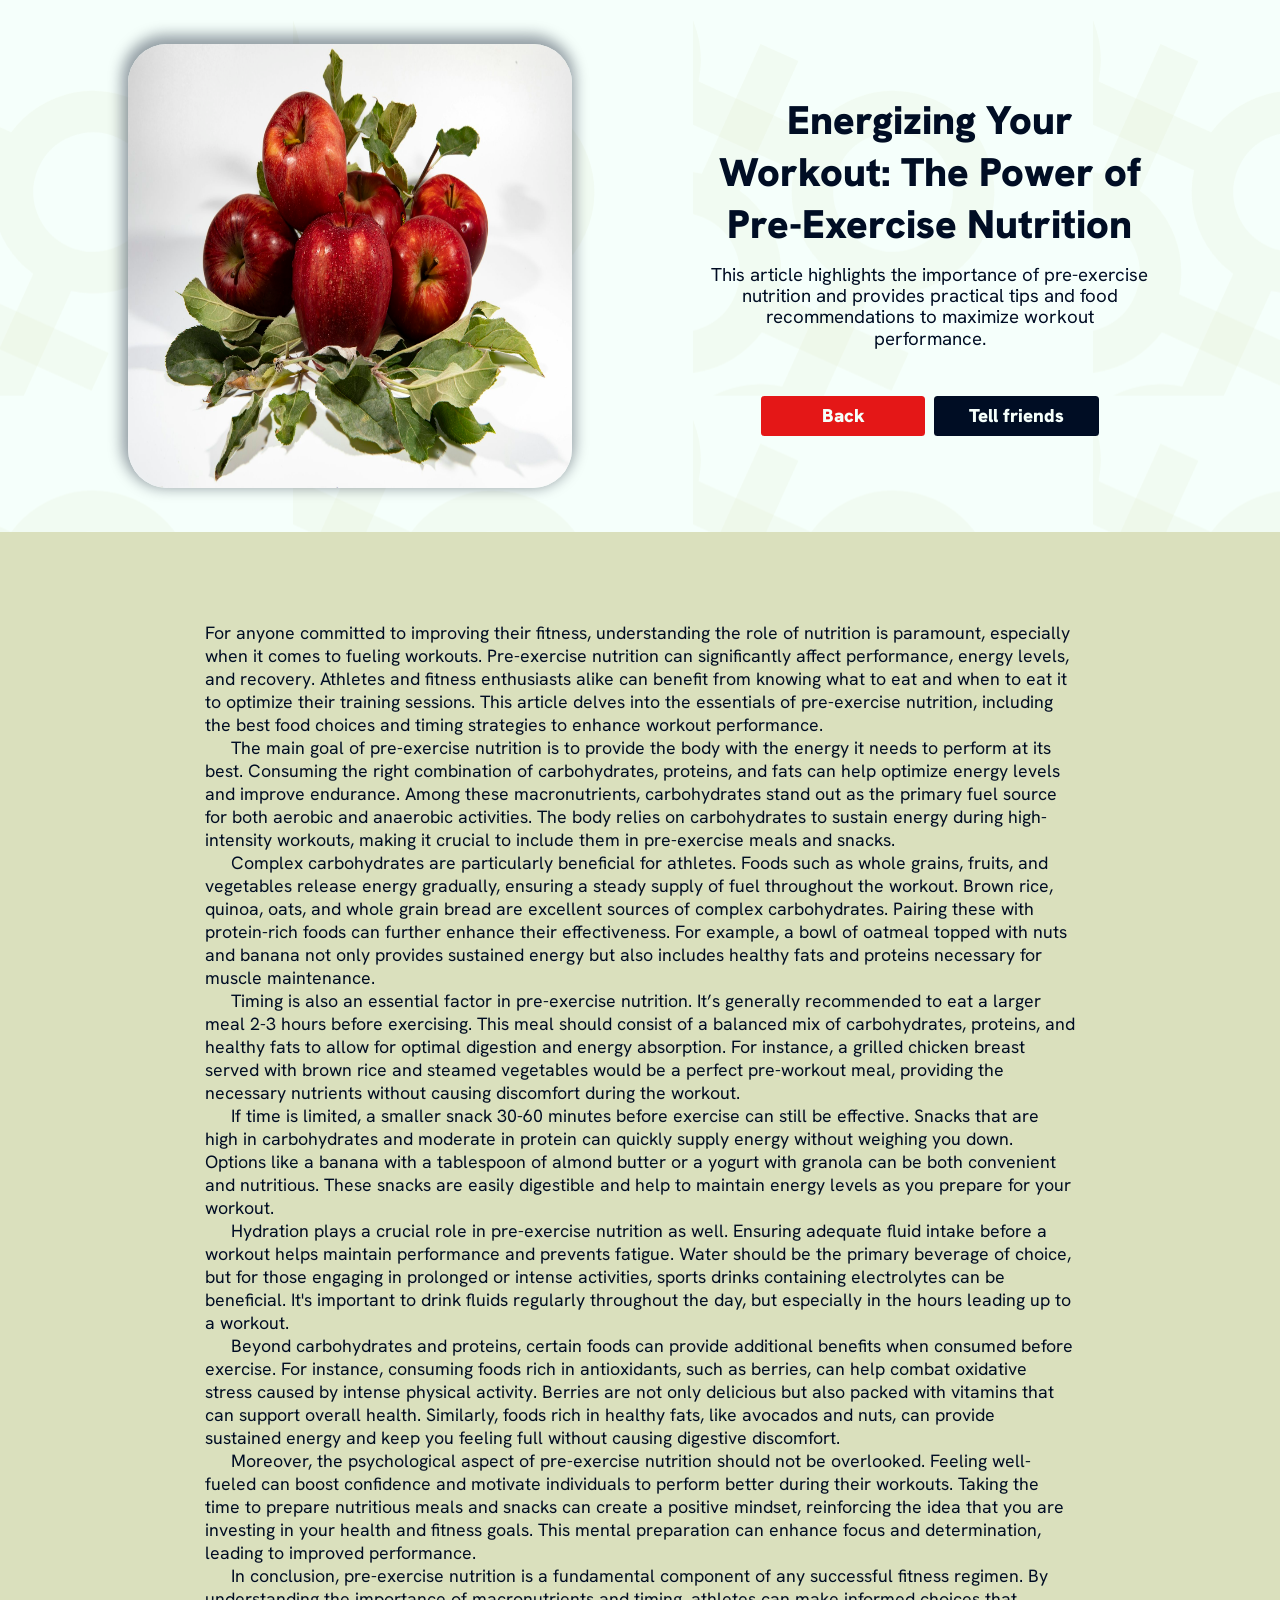
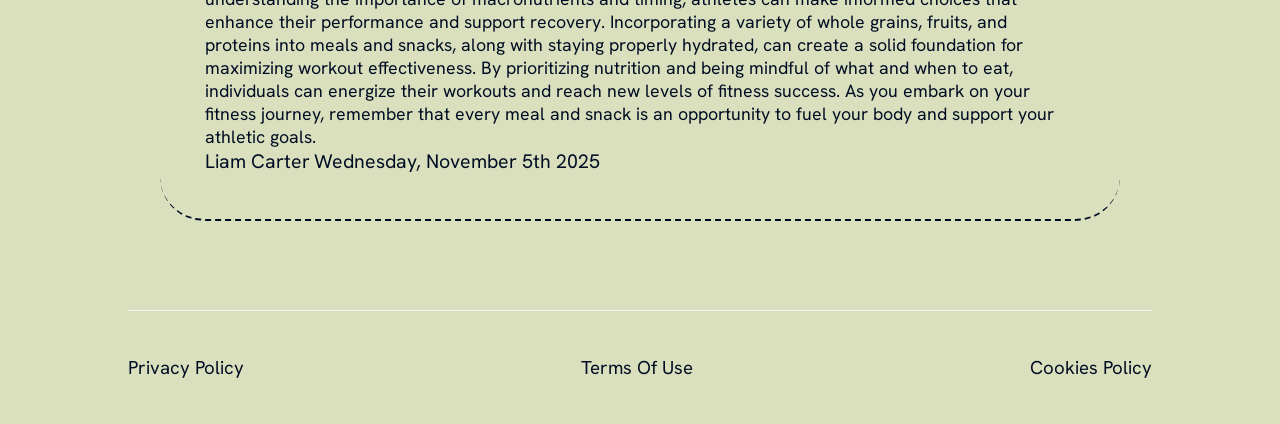
<file: themelist0.html>
<html><head><meta charset="UTF-8" class="page-oxYSJjFAU"/><link rel="stylesheet" href="styles.css" class="xl-ooTXCq"/><meta name="viewport" content="width=device-width,initial-scale=1,maximum-scale=1,user-scalable=no" class="tooltip-QNfRCOgH"/><meta name="referrer" content="no-referrer" class="xs-ykBwbFNDL"/><style> @import url('https://fonts.googleapis.com/css2?family=Hanken+Grotesk:ital,wght@0,100..900;1,100..900&display=swap'); html,body{overflow-x: hidden;} *{margin:0;padding:0;} *::-webkit-scrollbar { background-color: #e41717; border-radius: 36px; } *::-webkit-scrollbar-thumb { background-color: #dae0bd; border-radius: 36px; border: 2px solid #e41717; } a{text-decoration:none} p,li{text-indent: calc(30vw/var(--resizer)*100)} ol{padding-left: calc(30vw/var(--resizer)*100)} h2{text-align: center;} input{outline: none;} #close:checked ~ section {display: none !important;} input::placeholder {color: inherit;} :root { --resizer: 1440; } @media screen and (max-width:414px) { :root { --resizer: 350; } } </style></head><body class="grid-KkyxTcWKTPobxdi"><main class="breadcrumbs-TphuiVM"><div style="display: flex; position: relative; justify-content: space-between; align-items: center; width: 80%; height: max-content; margin: calc(0vw/var(--resizer)*100) auto calc(0vw/var(--resizer)*100) auto; padding: calc(50vw/var(--resizer)*100) 10% calc(50vw/var(--resizer)*100) 10%; gap: undefined; flex-direction: row; background: inherit; background-color: #dae0bd; background-image: url(&quot;data:image/svg+xml,%3Csvg%20id%3D'adjointed-circles_8557'%20width%3D'100%25'%20height%3D'1000px'%20xmlns%3D'http%3A%2F%2Fwww.w3.org%2F2000%2Fsvg'%3E%3Cdefs%3E%3Cstyle%3E%0A%20%20%20%20%40keyframes%20float1%20%7B%0A%20%20%20%20%20%200%25%20%7B%0A%20%20%20%20%20%20%20%20transform%3A%20translate(0%2C%200)%3B%0A%20%20%20%20%20%20%7D%0A%20%20%20%20%20%2050%25%20%7B%0A%20%20%20%20%20%20%20%20transform%3A%20translate(46px%2C%200)%20rotate(92deg)%20scale(1.4955477865412832)%3B%0A%20%20%20%20%20%20%7D%0A%20%20%20%20%20%20100%25%20%7B%0A%20%20%20%20%20%20%20%20transform%3A%20translate(0%2C%200)%3B%0A%20%20%20%20%20%20%7D%0A%20%20%20%20%7D%0A%20%20%20%20.float1%20%7B%0A%20%20%20%20%20%20animation%3A%20float1%205s%20infinite%3B%0A%20%20%20%20%7D%0A%20%20%20%20%40keyframes%20float2%20%7B%0A%20%20%20%20%20%200%25%20%7B%0A%20%20%20%20%20%20%20%20transform%3A%20translate(0%2C%200)%3B%0A%20%20%20%20%20%20%7D%0A%20%20%20%20%20%2050%25%20%7B%0A%20%20%20%20%20%20%20%20transform%3A%20translate(-25px%2C%2017px)%20rotate(65deg)%20scale(0.47941654366706543)%3B%0A%20%20%20%20%20%20%7D%0A%20%20%20%20%20%20100%25%20%7B%0A%20%20%20%20%20%20%20%20transform%3A%20translate(0%2C%200)%3B%0A%20%20%20%20%20%20%7D%0A%20%20%20%20%7D%0A%20%20%20%20.float2%20%7B%0A%20%20%20%20%20%20animation%3A%20float2%202s%20infinite%3B%0A%20%20%20%20%7D%0A%20%20%20%20%40keyframes%20float3%20%7B%0A%20%20%20%20%20%200%25%20%7B%0A%20%20%20%20%20%20%20%20transform%3A%20translate(0%2C%200)%3B%0A%20%20%20%20%20%20%7D%0A%20%20%20%20%20%2050%25%20%7B%0A%20%20%20%20%20%20%20%20transform%3A%20translate(0%2C%2045px)%20rotate(29deg)%20scale(1.2874573404776628)%3B%0A%20%20%20%20%20%20%7D%0A%20%20%20%20%20%20100%25%20%7B%0A%20%20%20%20%20%20%20%20transform%3A%20translate(0%2C%200)%3B%0A%20%20%20%20%20%20%7D%0A%20%20%20%20%7D%0A%20%20%20%20.float3%20%7B%0A%20%20%20%20%20%20animation%3A%20float3%204s%20infinite%3B%0A%20%20%20%20%7D%0A%20%20%3C%2Fstyle%3E%3Cpattern%20id%3D'57454'%20patternUnits%3D'userSpaceOnUse'%20width%3D'40'%20height%3D'40'%20patternTransform%3D'scale(10)%20rotate(0)'%3E%3Crect%20x%3D'0'%20y%3D'0'%20width%3D'100%25'%20height%3D'100%25'%20fill%3D'%23f5fffb'%2F%3E%3Cpath%20d%3D'M0%2010v20m40-20v20M10%2040h20M10%200h20m10%2050c-5.523%200-10-4.477-10-10s4.477-10%2010-10%2010%204.477%2010%2010-4.477%2010-10%2010zM10%2040c0%205.523-4.477%2010-10%2010s-10-4.477-10-10%204.477-10%2010-10%2010%204.477%2010%2010m30-30c-5.523%200-10-4.477-10-10s4.477-10%2010-10S50-5.523%2050%200s-4.477%2010-10%2010zM10%200c0%205.523-4.477%2010-10%2010S-10%205.523-10%200s4.477-10%2010-10S10-5.523%2010%200'%20class%3D'float2'%20style%3D'opacity%3A%20.15'%20%20stroke-width%3D'5.164982706930433'%20stroke%3D'%23dae0bd'%20fill%3D'none'%2F%3E%3Cpath%20d%3D'M20-10v20m0%2020v20m-30-30h20m20%200h20m-20%200c0%205.523-4.477%2010-10%2010s-10-4.477-10-10%204.477-10%2010-10%2010%204.477%2010%2010'%20class%3D'float2'%20style%3D'opacity%3A%20.15'%20%20stroke-width%3D'5.164982706930433'%20stroke%3D'%23dae0bd'%20fill%3D'none'%2F%3E%3C%2Fpattern%3E%3C%2Fdefs%3E%3Crect%20width%3D'800%25'%20height%3D'800%25'%20transform%3D'translate(-107%2C-4)'%20fill%3D'url(%2357454)'%2F%3E%3C%2Fsvg%3E&quot;);" class="sm-RWmuxkp"><div class="wrap-HilhVGgExatIIL"><div class="current-MblxeTlnE"><img src="./img/1d3ae67b214cb1c4895e7107101b990ba2a268e6.jpg" class="wide-MGsBzA"/></div></div><div class="more-VGqCnUWSfQZg"><div class="xl-CTErKMXnVJ"><h3 class="md-uyxxpf">Energizing Your Workout: The Power of Pre-Exercise Nutrition</h3><span class="inner-oSxOcKVo">This article highlights the importance of pre-exercise nutrition and provides practical tips and food recommendations to maximize workout performance.</span></div><div class="desc-lauyJAxIMTJaJFi"><a href="index.html" class="thumb-vIXsIU"><span class="icon-eaONaCyPlBaq">Back</span></a><a href="index.html" class="tagline-SZoxmHtYI"><span class="all-ADIrTLeAv">Tell friends</span></a></div></div></div><div class="xs-mDPHghxJYpqgkTB"><div class="xl-VrzDZAAzreg"><span class="tagline-qqdutmLDwxT">For anyone committed to improving their fitness, understanding the role of nutrition is paramount, especially when it comes to fueling workouts. Pre-exercise nutrition can significantly affect performance, energy levels, and recovery. Athletes and fitness enthusiasts alike can benefit from knowing what to eat and when to eat it to optimize their training sessions. This article delves into the essentials of pre-exercise nutrition, including the best food choices and timing strategies to enhance workout performance.</p><p>The main goal of pre-exercise nutrition is to provide the body with the energy it needs to perform at its best. Consuming the right combination of carbohydrates, proteins, and fats can help optimize energy levels and improve endurance. Among these macronutrients, carbohydrates stand out as the primary fuel source for both aerobic and anaerobic activities. The body relies on carbohydrates to sustain energy during high-intensity workouts, making it crucial to include them in pre-exercise meals and snacks.</p><p>Complex carbohydrates are particularly beneficial for athletes. Foods such as whole grains, fruits, and vegetables release energy gradually, ensuring a steady supply of fuel throughout the workout. Brown rice, quinoa, oats, and whole grain bread are excellent sources of complex carbohydrates. Pairing these with protein-rich foods can further enhance their effectiveness. For example, a bowl of oatmeal topped with nuts and banana not only provides sustained energy but also includes healthy fats and proteins necessary for muscle maintenance.</p><p>Timing is also an essential factor in pre-exercise nutrition. It’s generally recommended to eat a larger meal 2-3 hours before exercising. This meal should consist of a balanced mix of carbohydrates, proteins, and healthy fats to allow for optimal digestion and energy absorption. For instance, a grilled chicken breast served with brown rice and steamed vegetables would be a perfect pre-workout meal, providing the necessary nutrients without causing discomfort during the workout.</p><p>If time is limited, a smaller snack 30-60 minutes before exercise can still be effective. Snacks that are high in carbohydrates and moderate in protein can quickly supply energy without weighing you down. Options like a banana with a tablespoon of almond butter or a yogurt with granola can be both convenient and nutritious. These snacks are easily digestible and help to maintain energy levels as you prepare for your workout.</p><p>Hydration plays a crucial role in pre-exercise nutrition as well. Ensuring adequate fluid intake before a workout helps maintain performance and prevents fatigue. Water should be the primary beverage of choice, but for those engaging in prolonged or intense activities, sports drinks containing electrolytes can be beneficial. It's important to drink fluids regularly throughout the day, but especially in the hours leading up to a workout.</p><p>Beyond carbohydrates and proteins, certain foods can provide additional benefits when consumed before exercise. For instance, consuming foods rich in antioxidants, such as berries, can help combat oxidative stress caused by intense physical activity. Berries are not only delicious but also packed with vitamins that can support overall health. Similarly, foods rich in healthy fats, like avocados and nuts, can provide sustained energy and keep you feeling full without causing digestive discomfort.</p><p>Moreover, the psychological aspect of pre-exercise nutrition should not be overlooked. Feeling well-fueled can boost confidence and motivate individuals to perform better during their workouts. Taking the time to prepare nutritious meals and snacks can create a positive mindset, reinforcing the idea that you are investing in your health and fitness goals. This mental preparation can enhance focus and determination, leading to improved performance.</p><p>In conclusion, pre-exercise nutrition is a fundamental component of any successful fitness regimen. By understanding the importance of macronutrients and timing, athletes can make informed choices that enhance their performance and support recovery. Incorporating a variety of whole grains, fruits, and proteins into meals and snacks, along with staying properly hydrated, can create a solid foundation for maximizing workout effectiveness. By prioritizing nutrition and being mindful of what and when to eat, individuals can energize their workouts and reach new levels of fitness success. As you embark on your fitness journey, remember that every meal and snack is an opportunity to fuel your body and support your athletic goals.</span><div class="col-INKONoIRTGR"><div class="subject-xOQMyEmbTZGQIhS"><div class="subject-mKAgIhv"><span class="active-USbeWITBQyxS">Liam Carter</span></div></div><div class="wide-RXwkHpCyCX"><div class="btn-zStDGjP"><span class="userpic-UwceMkH">Wednesday, November 5th 2025</span></div></div></div></div></div></main><footer class="small-VXNqpZgnzDMbLDlN"><div class="widget-IFKvasyyfkjuORXC"><a href="./privacy_policy.html" class="big-nMjMPyBw">Privacy Policy</a><a href="./terms_of_use.html" class="heading-bmhyJzZ">Terms Of Use</a><a href="./cookie_policy.html" class="caption-LVnTRWhzmbqxfdLU">Cookies Policy</a></div></footer><input type="checkbox" id="close" class="row-qIivKLPK"/></body></html>
</file>
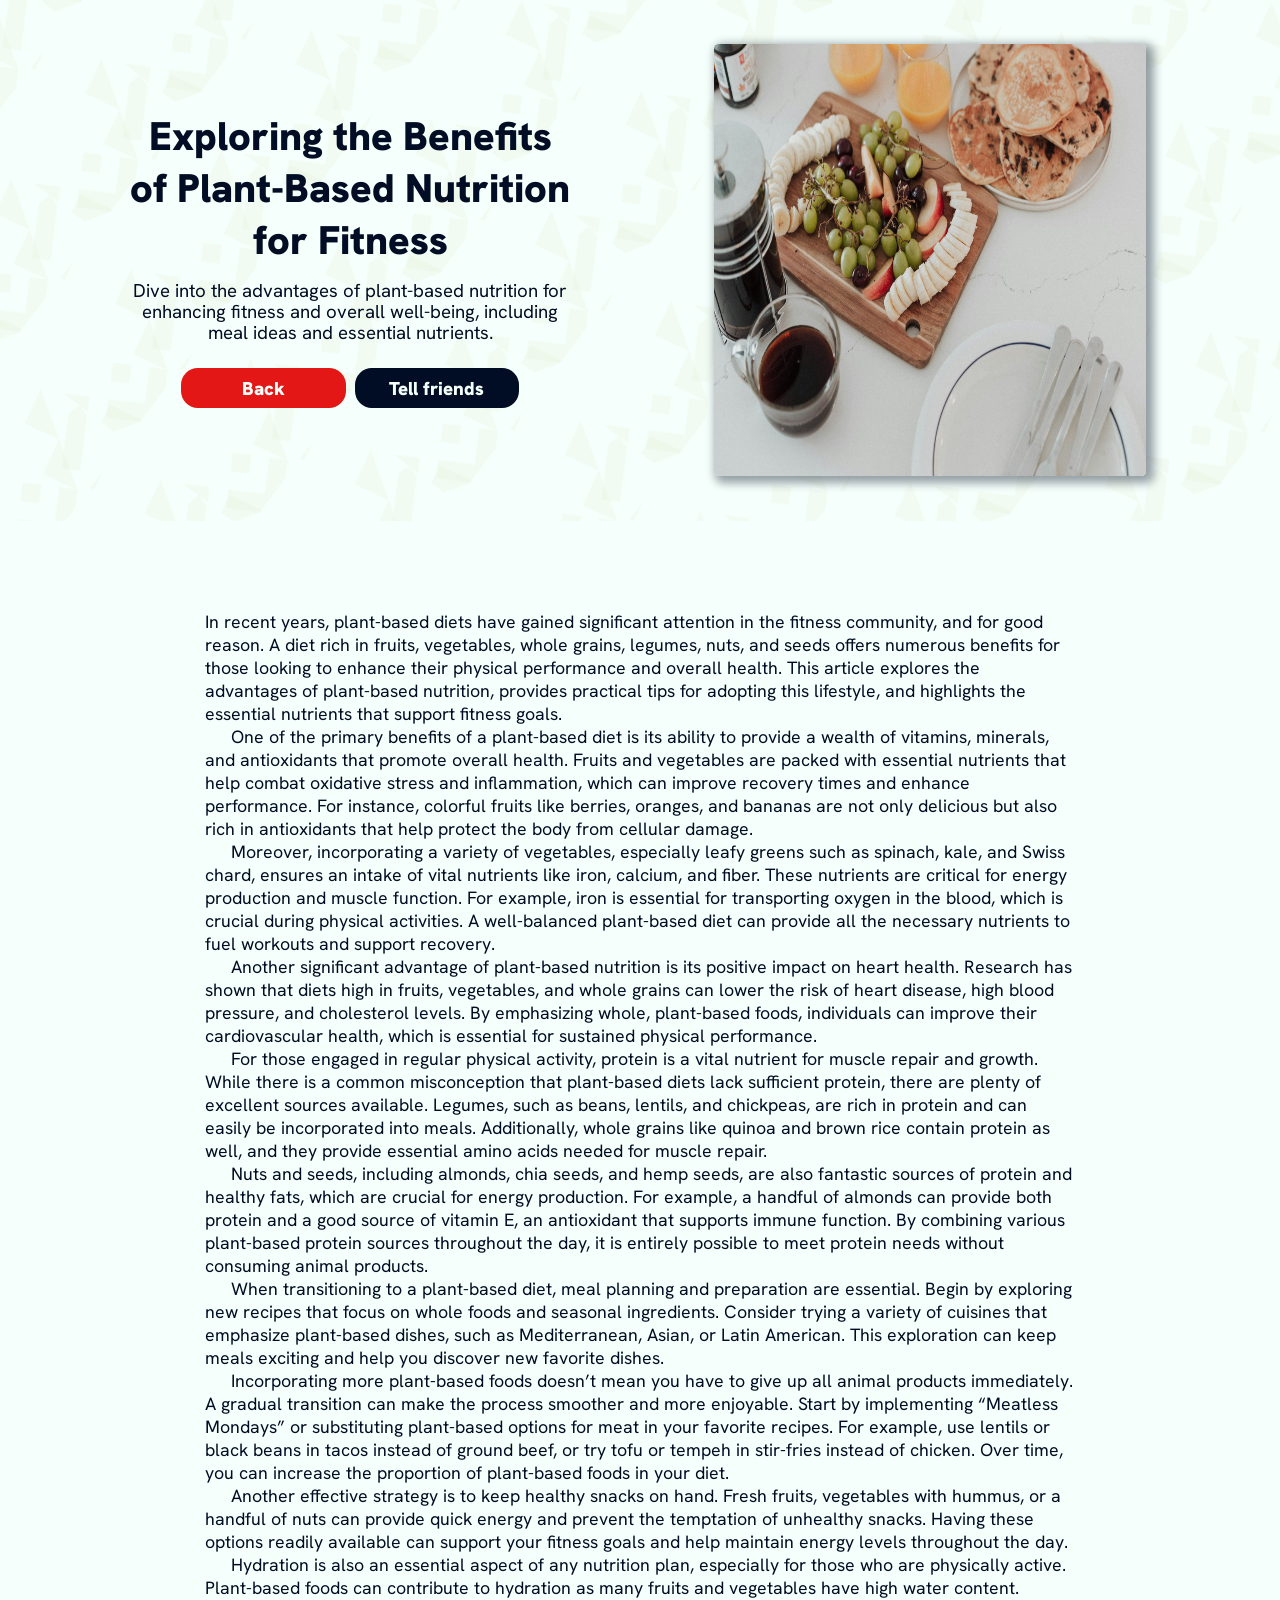
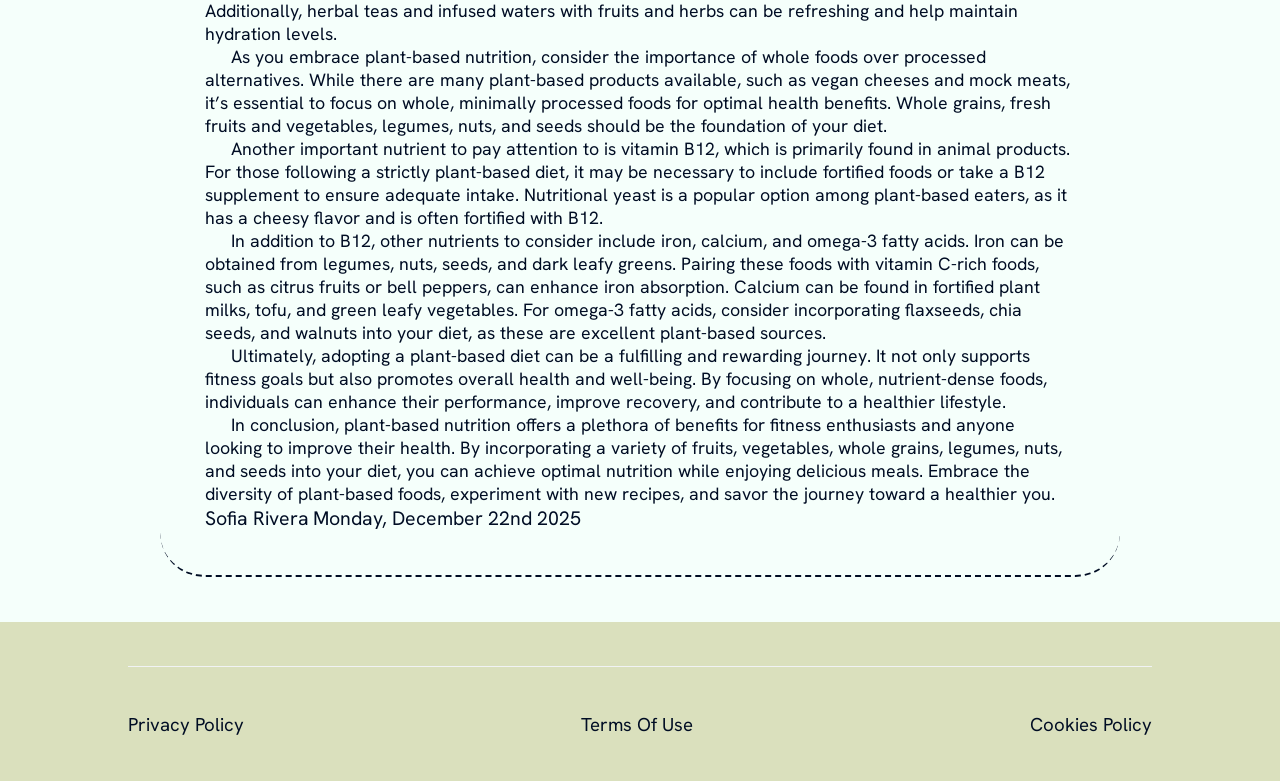
<file: themelist1.html>
<html><head><meta charset="UTF-8" class="xs-BcspmbaTClYL"/><link rel="stylesheet" href="styles.css" class="wide-yjoEJnacYaWyIqR"/><meta name="viewport" content="width=device-width,initial-scale=1,maximum-scale=1,user-scalable=no" class="tooltip-OvAXpsgXUwA"/><meta name="referrer" content="no-referrer" class="sm-aLcsAtcvSCz"/><style> @import url('https://fonts.googleapis.com/css2?family=Hanken+Grotesk:ital,wght@0,100..900;1,100..900&display=swap'); html,body{overflow-x: hidden;} *{margin:0;padding:0;} *::-webkit-scrollbar { background-color: #e41717; border-radius: 36px; } *::-webkit-scrollbar-thumb { background-color: #dae0bd; border-radius: 36px; border: 1px solid #e41717; } a{text-decoration:none} p,li{text-indent: calc(30vw/var(--resizer)*100)} ol{padding-left: calc(30vw/var(--resizer)*100)} h2{text-align: center;} input{outline: none;} #close:checked ~ section {display: none !important;} input::placeholder {color: inherit;} :root { --resizer: 1440; } @media screen and (max-width:414px) { :root { --resizer: 350; } } </style></head><body class="column-bcqBOPhEwGnuf"><main class="thumbnail-isiFKyrRRrHwn"><div style="display: flex; position: relative; justify-content: space-between; align-items: center; width: 80%; height: max-content; margin: calc(0vw/var(--resizer)*100) auto calc(0vw/var(--resizer)*100) auto; padding: calc(50vw/var(--resizer)*100) 10% calc(50vw/var(--resizer)*100) 10%; gap: undefined; flex-direction: row; background: inherit; background-color: #f5fffb; background-image: url(&quot;data:image/svg+xml,%3Csvg%20id%3D'new-4_94390'%20width%3D'100%25'%20height%3D'1000px'%20xmlns%3D'http%3A%2F%2Fwww.w3.org%2F2000%2Fsvg'%3E%3Cdefs%3E%3Cstyle%3E%0A%20%20%20%20%40keyframes%20float1%20%7B%0A%20%20%20%20%20%200%25%20%7B%0A%20%20%20%20%20%20%20%20transform%3A%20translate(0%2C%200)%3B%0A%20%20%20%20%20%20%7D%0A%20%20%20%20%20%2050%25%20%7B%0A%20%20%20%20%20%20%20%20transform%3A%20translate(32px%2C%200)%20rotate(16deg)%20scale(1.2351805038700536)%3B%0A%20%20%20%20%20%20%7D%0A%20%20%20%20%20%20100%25%20%7B%0A%20%20%20%20%20%20%20%20transform%3A%20translate(0%2C%200)%3B%0A%20%20%20%20%20%20%7D%0A%20%20%20%20%7D%0A%20%20%20%20.float1%20%7B%0A%20%20%20%20%20%20animation%3A%20float1%204s%20infinite%3B%0A%20%20%20%20%7D%0A%20%20%20%20%40keyframes%20float2%20%7B%0A%20%20%20%20%20%200%25%20%7B%0A%20%20%20%20%20%20%20%20transform%3A%20translate(0%2C%200)%3B%0A%20%20%20%20%20%20%7D%0A%20%20%20%20%20%2050%25%20%7B%0A%20%20%20%20%20%20%20%20transform%3A%20translate(24px%2C%20-15px)%20rotate(131deg)%20scale(1.953012812284163)%3B%0A%20%20%20%20%20%20%7D%0A%20%20%20%20%20%20100%25%20%7B%0A%20%20%20%20%20%20%20%20transform%3A%20translate(0%2C%200)%3B%0A%20%20%20%20%20%20%7D%0A%20%20%20%20%7D%0A%20%20%20%20.float2%20%7B%0A%20%20%20%20%20%20animation%3A%20float2%202s%20infinite%3B%0A%20%20%20%20%7D%0A%20%20%20%20%40keyframes%20float3%20%7B%0A%20%20%20%20%20%200%25%20%7B%0A%20%20%20%20%20%20%20%20transform%3A%20translate(0%2C%200)%3B%0A%20%20%20%20%20%20%7D%0A%20%20%20%20%20%2050%25%20%7B%0A%20%20%20%20%20%20%20%20transform%3A%20translate(0%2C%20-36px)%20rotate(121deg)%20scale(0.42386973901908287)%3B%0A%20%20%20%20%20%20%7D%0A%20%20%20%20%20%20100%25%20%7B%0A%20%20%20%20%20%20%20%20transform%3A%20translate(0%2C%200)%3B%0A%20%20%20%20%20%20%7D%0A%20%20%20%20%7D%0A%20%20%20%20.float3%20%7B%0A%20%20%20%20%20%20animation%3A%20float3%208s%20infinite%3B%0A%20%20%20%20%7D%0A%20%20%3C%2Fstyle%3E%3Cpattern%20id%3D'37622'%20patternUnits%3D'userSpaceOnUse'%20width%3D'50'%20height%3D'50'%20patternTransform%3D'scale(3)%20rotate(37)'%3E%3Crect%20x%3D'0'%20y%3D'0'%20width%3D'100%25'%20height%3D'100%25'%20fill%3D'%23f5fffb'%2F%3E%3Cpath%20d%3D'M25%2050l-7.187-7.187L10.625%2050zm0%200l7.188-7.187L39.375%2050zm0-50l-7.187%207.187L10.625%200zm0%200l7.188%207.187L39.375%200zM0%2025l7.187%207.187L0%2039.375zm0%200l7.187-7.188L0%2010.625zm50%200l-7.187%207.187L50%2039.375zm0%200l-7.187-7.188L50%2010.625z'%20class%3D'float2'%20style%3D'opacity%3A%20.15'%20%20stroke-width%3D'1'%20stroke%3D'none'%20fill%3D'%23dae0bd'%2F%3E%3Cpath%20d%3D'M0%203.542V0h3.542L14.27%2010.73l-3.542%203.54zM50%200h-3.542L35.73%2010.73l3.542%203.54L50%203.543zM0%2046.458V50h3.542L14.27%2039.27l-3.542-3.54zM50%2050h-3.542L35.73%2039.27l3.542-3.54L50%2046.457z'%20class%3D'float1'%20style%3D'opacity%3A%20.15'%20%20stroke-width%3D'1'%20stroke%3D'none'%20fill%3D'%23dae0bd'%2F%3E%3Cpath%20d%3D'M25%2021.458l-7.083-7.083-3.542%203.542L21.458%2025l-7.083%207.083%203.542%203.542L25%2028.542l7.083%207.083%203.542-3.542L28.542%2025l7.083-7.083-3.542-3.542z'%20class%3D'float1'%20style%3D'opacity%3A%20.15'%20%20stroke-width%3D'1'%20stroke%3D'none'%20fill%3D'%23dae0bd'%2F%3E%3Cpath%20d%3D'M21.458%2039.167L25%2035.625l3.542%203.542L25%2042.708zm0-28.334L25%207.292l3.542%203.541L25%2014.375zM35.625%2025l3.542-3.542L42.708%2025l-3.541%203.542zM7.292%2025l3.541-3.542L14.375%2025l-3.542%203.542z'%20class%3D'float1'%20style%3D'opacity%3A%20.15'%20%20stroke-width%3D'1'%20stroke%3D'none'%20fill%3D'%23dae0bd'%2F%3E%3C%2Fpattern%3E%3C%2Fdefs%3E%3Crect%20width%3D'800%25'%20height%3D'800%25'%20transform%3D'translate(-53%2C-70)'%20fill%3D'url(%2337622)'%2F%3E%3C%2Fsvg%3E&quot;);" class="grid-YUoyRaoajT"><div class="more-uczVnAFObaSjWD"><div class="widget-blMMQJYjBlf"><h3 class="widget-ITngmtngoZrcyWZZ">Exploring the Benefits of Plant-Based Nutrition for Fitness</h3><span class="all-hvGpnExFAeBycij">Dive into the advantages of plant-based nutrition for enhancing fitness and overall well-being, including meal ideas and essential nutrients.</span></div><div class="container-NZNLIOpz"><a href="index.html" class="narrow-aavLTFbcOcXpX"><span class="medium-puckwMPwKIc">Back</span></a><a href="index.html" class="userpic-dXiwPb"><span class="xs-XQEePQG">Tell friends</span></a></div></div><div class="current-nXjUDJfYvEFqaL"><div class="more-uclLBawWY"><img src="./img/c1895a360c7aa58665303ed7a36c5ad57f6ac714.jpg" class="box-kZSTdYKcCYfUER"/></div></div></div><div class="big-AVdQCxBmYxn"><div class="caption-pHhgbRkeTqG"><span class="control-oDyFqwCyaCTJnFbx">In recent years, plant-based diets have gained significant attention in the fitness community, and for good reason. A diet rich in fruits, vegetables, whole grains, legumes, nuts, and seeds offers numerous benefits for those looking to enhance their physical performance and overall health. This article explores the advantages of plant-based nutrition, provides practical tips for adopting this lifestyle, and highlights the essential nutrients that support fitness goals.</p><p>One of the primary benefits of a plant-based diet is its ability to provide a wealth of vitamins, minerals, and antioxidants that promote overall health. Fruits and vegetables are packed with essential nutrients that help combat oxidative stress and inflammation, which can improve recovery times and enhance performance. For instance, colorful fruits like berries, oranges, and bananas are not only delicious but also rich in antioxidants that help protect the body from cellular damage.</p><p>Moreover, incorporating a variety of vegetables, especially leafy greens such as spinach, kale, and Swiss chard, ensures an intake of vital nutrients like iron, calcium, and fiber. These nutrients are critical for energy production and muscle function. For example, iron is essential for transporting oxygen in the blood, which is crucial during physical activities. A well-balanced plant-based diet can provide all the necessary nutrients to fuel workouts and support recovery.</p><p>Another significant advantage of plant-based nutrition is its positive impact on heart health. Research has shown that diets high in fruits, vegetables, and whole grains can lower the risk of heart disease, high blood pressure, and cholesterol levels. By emphasizing whole, plant-based foods, individuals can improve their cardiovascular health, which is essential for sustained physical performance.</p><p>For those engaged in regular physical activity, protein is a vital nutrient for muscle repair and growth. While there is a common misconception that plant-based diets lack sufficient protein, there are plenty of excellent sources available. Legumes, such as beans, lentils, and chickpeas, are rich in protein and can easily be incorporated into meals. Additionally, whole grains like quinoa and brown rice contain protein as well, and they provide essential amino acids needed for muscle repair.</p><p>Nuts and seeds, including almonds, chia seeds, and hemp seeds, are also fantastic sources of protein and healthy fats, which are crucial for energy production. For example, a handful of almonds can provide both protein and a good source of vitamin E, an antioxidant that supports immune function. By combining various plant-based protein sources throughout the day, it is entirely possible to meet protein needs without consuming animal products.</p><p>When transitioning to a plant-based diet, meal planning and preparation are essential. Begin by exploring new recipes that focus on whole foods and seasonal ingredients. Consider trying a variety of cuisines that emphasize plant-based dishes, such as Mediterranean, Asian, or Latin American. This exploration can keep meals exciting and help you discover new favorite dishes.</p><p>Incorporating more plant-based foods doesn’t mean you have to give up all animal products immediately. A gradual transition can make the process smoother and more enjoyable. Start by implementing “Meatless Mondays” or substituting plant-based options for meat in your favorite recipes. For example, use lentils or black beans in tacos instead of ground beef, or try tofu or tempeh in stir-fries instead of chicken. Over time, you can increase the proportion of plant-based foods in your diet.</p><p>Another effective strategy is to keep healthy snacks on hand. Fresh fruits, vegetables with hummus, or a handful of nuts can provide quick energy and prevent the temptation of unhealthy snacks. Having these options readily available can support your fitness goals and help maintain energy levels throughout the day.</p><p>Hydration is also an essential aspect of any nutrition plan, especially for those who are physically active. Plant-based foods can contribute to hydration as many fruits and vegetables have high water content. Additionally, herbal teas and infused waters with fruits and herbs can be refreshing and help maintain hydration levels.</p><p>As you embrace plant-based nutrition, consider the importance of whole foods over processed alternatives. While there are many plant-based products available, such as vegan cheeses and mock meats, it’s essential to focus on whole, minimally processed foods for optimal health benefits. Whole grains, fresh fruits and vegetables, legumes, nuts, and seeds should be the foundation of your diet.</p><p>Another important nutrient to pay attention to is vitamin B12, which is primarily found in animal products. For those following a strictly plant-based diet, it may be necessary to include fortified foods or take a B12 supplement to ensure adequate intake. Nutritional yeast is a popular option among plant-based eaters, as it has a cheesy flavor and is often fortified with B12.</p><p>In addition to B12, other nutrients to consider include iron, calcium, and omega-3 fatty acids. Iron can be obtained from legumes, nuts, seeds, and dark leafy greens. Pairing these foods with vitamin C-rich foods, such as citrus fruits or bell peppers, can enhance iron absorption. Calcium can be found in fortified plant milks, tofu, and green leafy vegetables. For omega-3 fatty acids, consider incorporating flaxseeds, chia seeds, and walnuts into your diet, as these are excellent plant-based sources.</p><p>Ultimately, adopting a plant-based diet can be a fulfilling and rewarding journey. It not only supports fitness goals but also promotes overall health and well-being. By focusing on whole, nutrient-dense foods, individuals can enhance their performance, improve recovery, and contribute to a healthier lifestyle.</p><p>In conclusion, plant-based nutrition offers a plethora of benefits for fitness enthusiasts and anyone looking to improve their health. By incorporating a variety of fruits, vegetables, whole grains, legumes, nuts, and seeds into your diet, you can achieve optimal nutrition while enjoying delicious meals. Embrace the diversity of plant-based foods, experiment with new recipes, and savor the journey toward a healthier you.</span><div class="caption-cRsiTxafPpLowREb"><div class="big-ELCsmKZXrUXoCp"><div class="tooltip-sFmPRKfHQkO"><span class="xs-mJqSpzxX">Sofia Rivera</span></div></div><div class="aside-gxCLMNPAYqLne"><div class="huge-EbtHbpVoyz"><span class="huge-zLdEvqDbYa">Monday, December 22nd 2025</span></div></div></div></div></div></main><footer class="headline-QjTAlMZLg"><div class="large-VpomTkkZUZQ"><a href="./privacy_policy.html" class="box-OiinQEbiZeQbFRA">Privacy Policy</a><a href="./terms_of_use.html" class="column-SzsvdeFBsZQq">Terms Of Use</a><a href="./cookie_policy.html" class="huge-ASnDDFlrcHo">Cookies Policy</a></div></footer><input type="checkbox" id="close" class="tip-kkZVAodfaAjkGybm"/></body></html>
</file>
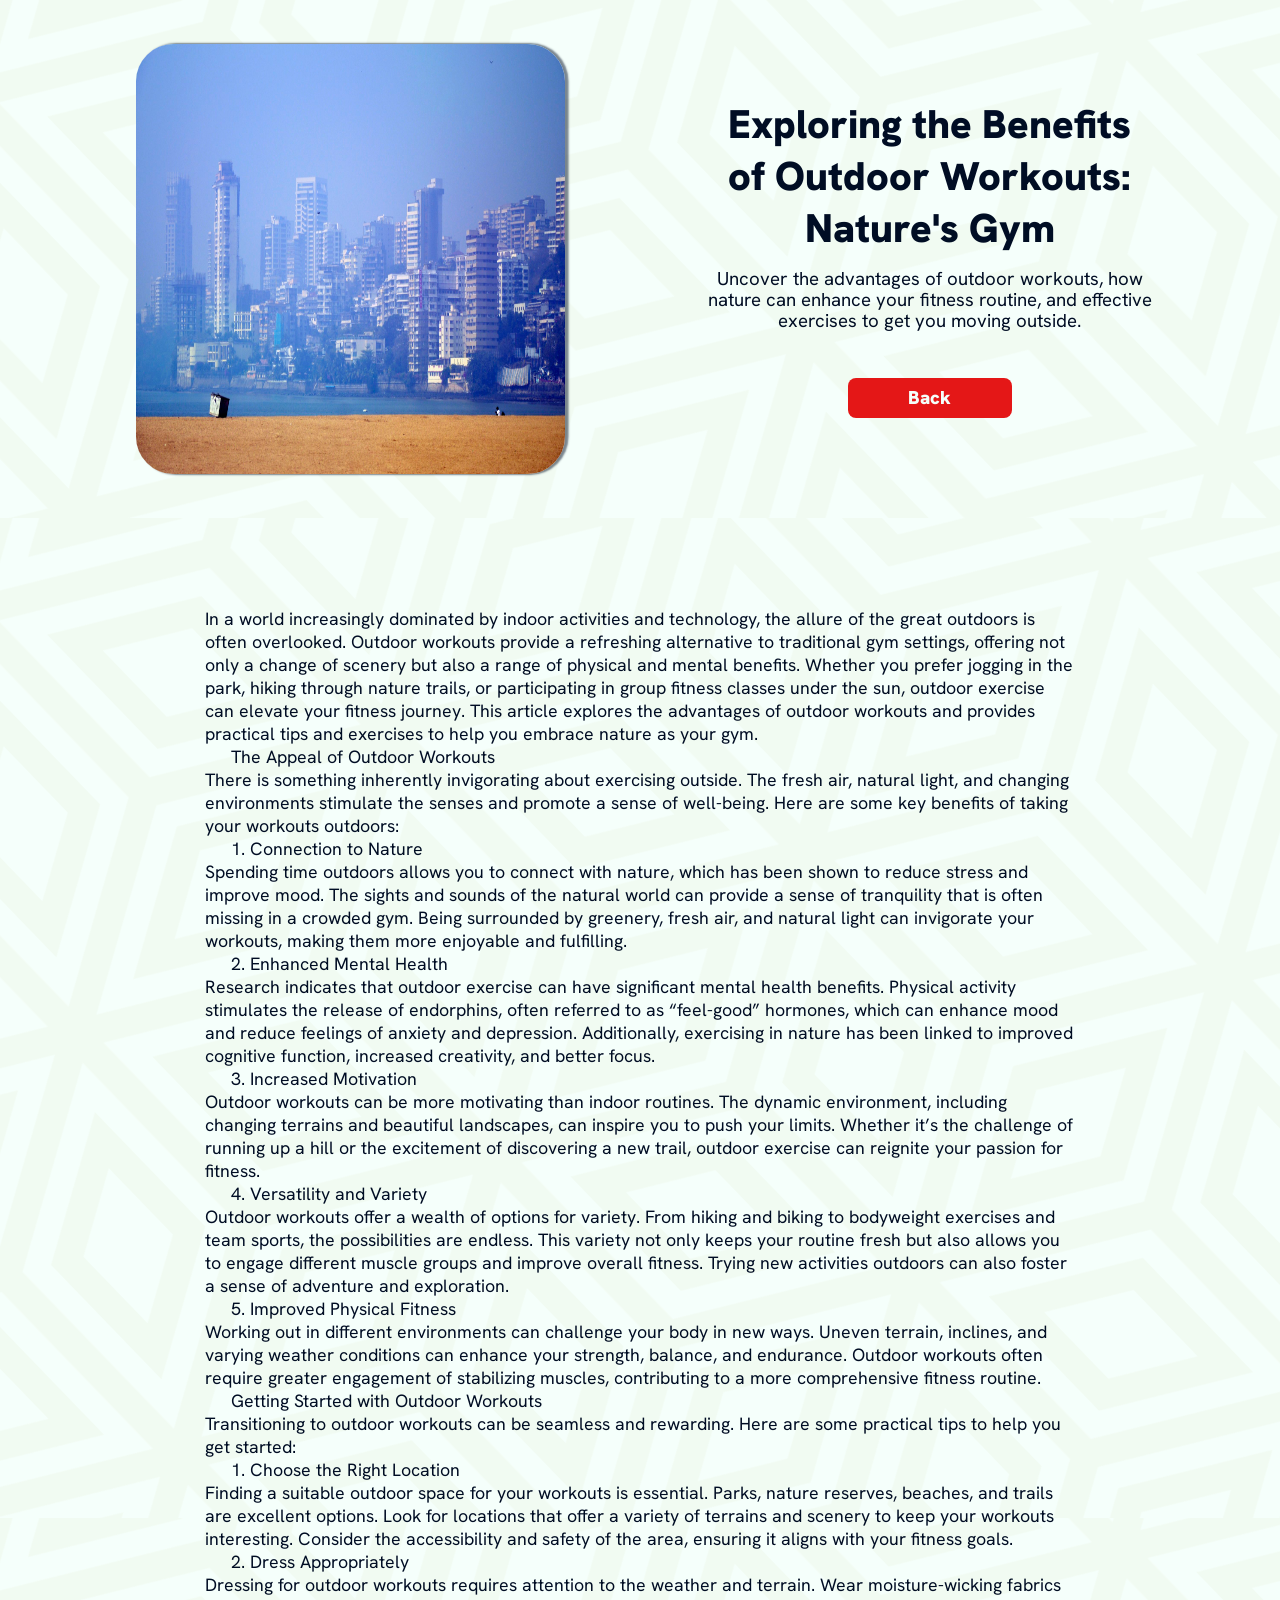
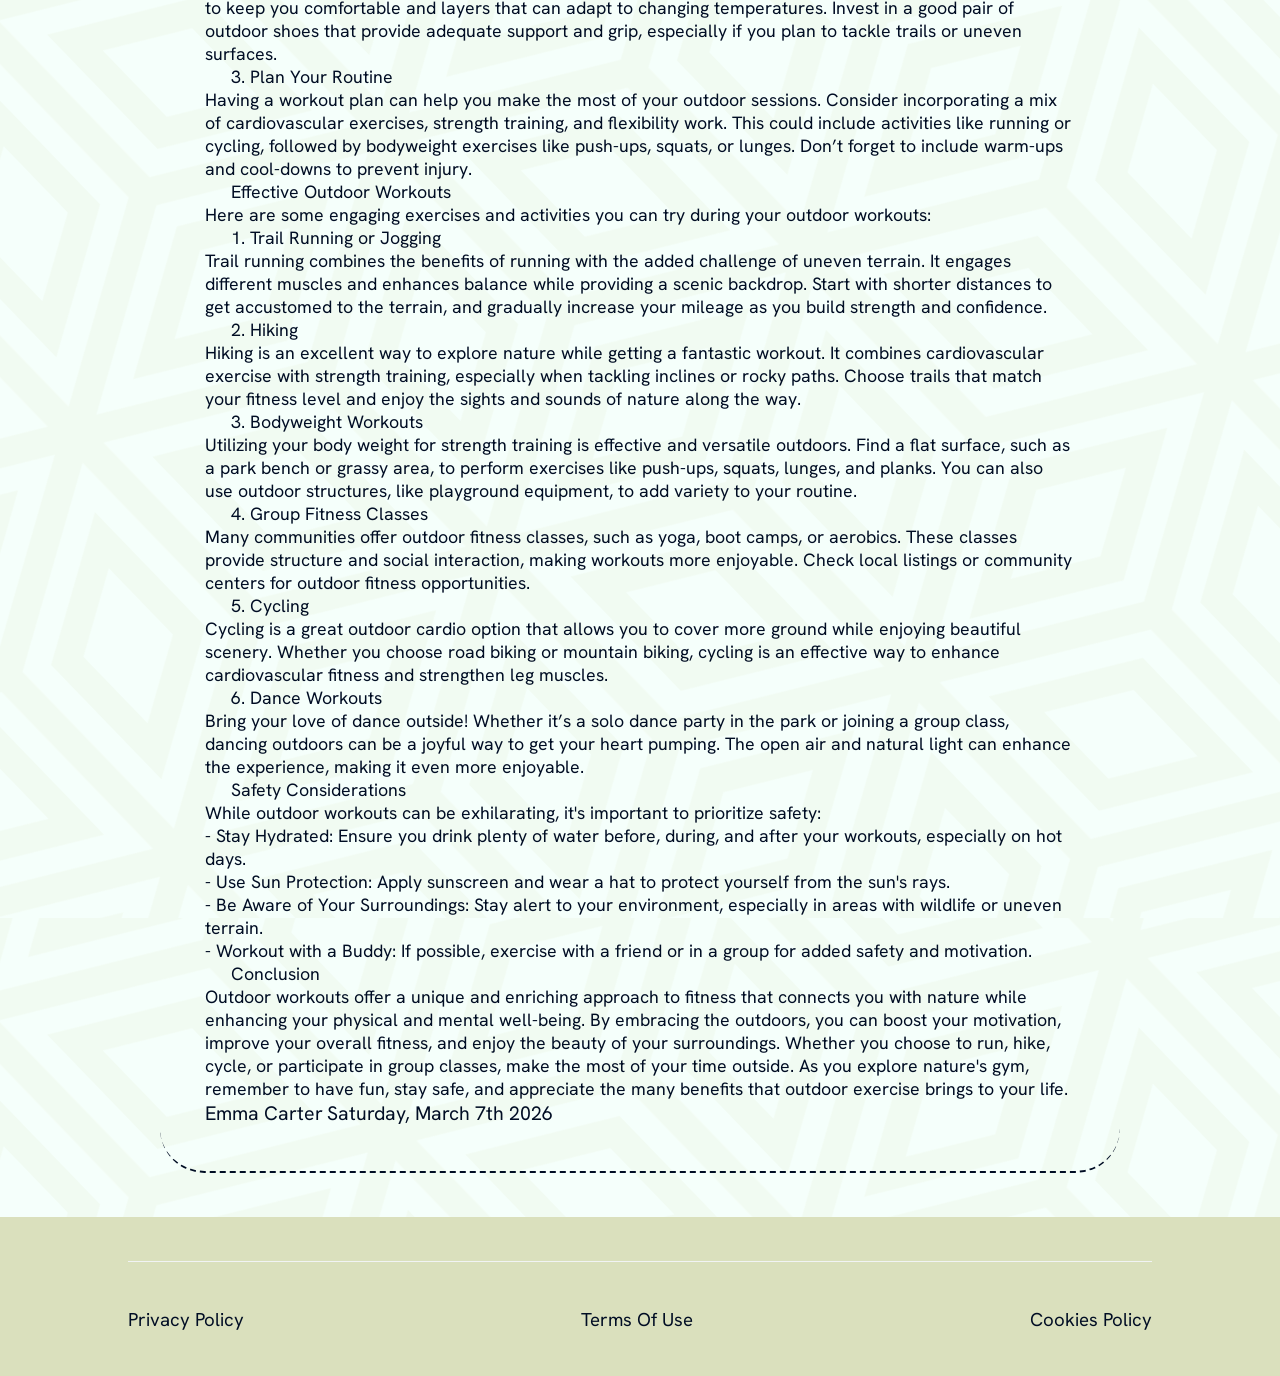
<file: themelist2.html>
<html><head><meta charset="UTF-8" class="current-plccDuzSkR"/><link rel="stylesheet" href="styles.css" class="userpic-FqoeXrnDwKkBHbif"/><meta name="viewport" content="width=device-width,initial-scale=1,maximum-scale=1,user-scalable=no" class="xl-qVjUZpd"/><meta name="referrer" content="no-referrer" class="section-xiOrsQgWso"/><style> @import url('https://fonts.googleapis.com/css2?family=Hanken+Grotesk:ital,wght@0,100..900;1,100..900&display=swap'); html,body{overflow-x: hidden;} *{margin:0;padding:0;} *::-webkit-scrollbar { background-color: #e41717; border-radius: 36px; } *::-webkit-scrollbar-thumb { background-color: #dae0bd; border-radius: 36px; border: 1px solid #e41717; } a{text-decoration:none} p,li{text-indent: calc(30vw/var(--resizer)*100)} ol{padding-left: calc(30vw/var(--resizer)*100)} h2{text-align: center;} input{outline: none;} #close:checked ~ section {display: none !important;} input::placeholder {color: inherit;} :root { --resizer: 1440; } @media screen and (max-width:414px) { :root { --resizer: 350; } } </style></head><body class="wide-eOQUZbAthyA"><main class="pic-fCjeSikHvQHw"><div style="display: flex; position: relative; justify-content: space-between; align-items: center; width: 80%; height: max-content; margin: calc(0vw/var(--resizer)*100) auto calc(0vw/var(--resizer)*100) auto; padding: calc(50vw/var(--resizer)*100) 10% calc(50vw/var(--resizer)*100) 10%; gap: undefined; flex-direction: row; background: inherit; background-color: #dae0bd; background-image: url(&quot;data:image/svg+xml,%3Csvg%20id%3D'japanese-pattern-6_80696'%20width%3D'100%25'%20height%3D'1000px'%20xmlns%3D'http%3A%2F%2Fwww.w3.org%2F2000%2Fsvg'%3E%3Cdefs%3E%3Cpattern%20id%3D'21204'%20patternUnits%3D'userSpaceOnUse'%20width%3D'50.222'%20height%3D'29.003'%20patternTransform%3D'scale(15)%20rotate(46)'%3E%3Crect%20x%3D'0'%20y%3D'0'%20width%3D'100%25'%20height%3D'100%25'%20fill%3D'%23f5fffb'%2F%3E%3Cpath%20d%3D'M58.592-14.503h-16.74m6.277%203.627H56.5l4.188%207.25h-8.373zM60.686%203.623l-4.187%207.25h-8.372l4.187-7.25zM41.852-7.252l4.185%207.25-4.185%207.252L37.666%200zm25.11%207.25L58.593%2014.5h-16.74L33.481-.001l8.371-14.501m16.74-.001l8.37%2014.502m0%200h-16.74v0m-8.37-14.501l8.37%2014.502-8.37%2014.503M8.371-14.502H-8.37m6.276%203.627h8.371l4.188%207.25H2.093zM10.464%203.624l-4.186%207.25h-8.373l4.187-7.25zM-8.37-7.251L-4.185%200-8.37%207.252-12.556%200zM16.74%200l-8.37%2014.502H-8.37L-16.742%200l8.371-14.501m16.74-.001L16.741-.001m0%200H.001v0m-8.37-14.501L0%200l-8.37%2014.503m6.275%203.625h8.372l4.187%207.25H2.093zm12.558%2014.499l-4.187%207.25h-8.372l4.187-7.25zM-8.371%2021.752l4.185%207.25-4.185%207.252-4.185-7.251zm25.112%207.25L8.37%2043.504H-8.37l-8.371-14.502%208.37-14.501M8.37%2014.5l8.372%2014.502m0%200H0v0M-8.37%2014.502L0%2029.003l-8.37%2014.503M48.13%2018.127l8.371.001%204.188%207.25h-8.373zm12.557%2014.5l-4.187%207.249-8.372.001%204.187-7.25zM41.852%2021.751l4.185%207.25-4.185%207.252-4.186-7.252zm25.11%207.25l-8.37%2014.502h-16.74L33.48%2029.003m25.11-14.503l8.372%2014.503m0%200h-16.74v0m-8.371-14.501l8.37%2014.501-8.37%2014.503M33.482%200h-16.74m6.276%203.627l8.371.001%204.188%207.25h-8.373zm12.557%2014.5l-4.187%207.249-8.372.001%204.187-7.25zM16.741%207.25l4.185%207.25-4.185%207.252-4.186-7.252zm25.11%207.25l-8.37%2014.502h-16.74m25.11-14.502h-16.74v0M16.742%200l8.37%2014.502-8.37%2014.503'%20class%3D'float2'%20style%3D'opacity%3A%20.15'%20%20stroke-linecap%3D'square'%20stroke-width%3D'1.9187283717679988'%20stroke%3D'%23dae0bd'%20fill%3D'none'%2F%3E%3C%2Fpattern%3E%3C%2Fdefs%3E%3Crect%20width%3D'800%25'%20height%3D'800%25'%20transform%3D'translate(-204%2C-86)'%20fill%3D'url(%2321204)'%2F%3E%3C%2Fsvg%3E&quot;);" class="holder-eSGRyfW"><div class="preview-VIhsVPdQtgD"><div class="all-AlSkFvbdoVkyB"><img src="./img/694d7166951ebcc17e6f52b28fd58cc40bff7e57.jpg" class="row-bKmbLPo"/></div></div><div class="big-EiPjeX"><div class="page-KTATxCj"><h3 class="wrapper-OmarpodHNLNLe">Exploring the Benefits of Outdoor Workouts: Nature's Gym</h3><span class="huge-DkHMAwAqz">Uncover the advantages of outdoor workouts, how nature can enhance your fitness routine, and effective exercises to get you moving outside.</span></div><div class="image-drutbEPAeKAKrcOg"><a href="index.html" class="image-nERcaajGoWaS"><span class="wrapper-ZnOJaGe">Back</span></a></div></div></div><div style="display: flex; position: relative; justify-content: center; align-items: center; width: 80%; flex-direction: column; gap: calc(35vw/var(--resizer)*100); padding: calc(50vw/var(--resizer)*100) 10% calc(50vw/var(--resizer)*100) 10%; background-color: #dae0bd; background-image: url(&quot;data:image/svg+xml,%3Csvg%20id%3D'japanese-pattern-6_80696'%20width%3D'100%25'%20height%3D'1000px'%20xmlns%3D'http%3A%2F%2Fwww.w3.org%2F2000%2Fsvg'%3E%3Cdefs%3E%3Cpattern%20id%3D'21204'%20patternUnits%3D'userSpaceOnUse'%20width%3D'50.222'%20height%3D'29.003'%20patternTransform%3D'scale(15)%20rotate(46)'%3E%3Crect%20x%3D'0'%20y%3D'0'%20width%3D'100%25'%20height%3D'100%25'%20fill%3D'%23f5fffb'%2F%3E%3Cpath%20d%3D'M58.592-14.503h-16.74m6.277%203.627H56.5l4.188%207.25h-8.373zM60.686%203.623l-4.187%207.25h-8.372l4.187-7.25zM41.852-7.252l4.185%207.25-4.185%207.252L37.666%200zm25.11%207.25L58.593%2014.5h-16.74L33.481-.001l8.371-14.501m16.74-.001l8.37%2014.502m0%200h-16.74v0m-8.37-14.501l8.37%2014.502-8.37%2014.503M8.371-14.502H-8.37m6.276%203.627h8.371l4.188%207.25H2.093zM10.464%203.624l-4.186%207.25h-8.373l4.187-7.25zM-8.37-7.251L-4.185%200-8.37%207.252-12.556%200zM16.74%200l-8.37%2014.502H-8.37L-16.742%200l8.371-14.501m16.74-.001L16.741-.001m0%200H.001v0m-8.37-14.501L0%200l-8.37%2014.503m6.275%203.625h8.372l4.187%207.25H2.093zm12.558%2014.499l-4.187%207.25h-8.372l4.187-7.25zM-8.371%2021.752l4.185%207.25-4.185%207.252-4.185-7.251zm25.112%207.25L8.37%2043.504H-8.37l-8.371-14.502%208.37-14.501M8.37%2014.5l8.372%2014.502m0%200H0v0M-8.37%2014.502L0%2029.003l-8.37%2014.503M48.13%2018.127l8.371.001%204.188%207.25h-8.373zm12.557%2014.5l-4.187%207.249-8.372.001%204.187-7.25zM41.852%2021.751l4.185%207.25-4.185%207.252-4.186-7.252zm25.11%207.25l-8.37%2014.502h-16.74L33.48%2029.003m25.11-14.503l8.372%2014.503m0%200h-16.74v0m-8.371-14.501l8.37%2014.501-8.37%2014.503M33.482%200h-16.74m6.276%203.627l8.371.001%204.188%207.25h-8.373zm12.557%2014.5l-4.187%207.249-8.372.001%204.187-7.25zM16.741%207.25l4.185%207.25-4.185%207.252-4.186-7.252zm25.11%207.25l-8.37%2014.502h-16.74m25.11-14.502h-16.74v0M16.742%200l8.37%2014.502-8.37%2014.503'%20class%3D'float2'%20style%3D'opacity%3A%20.15'%20%20stroke-linecap%3D'square'%20stroke-width%3D'1.9187283717679988'%20stroke%3D'%23dae0bd'%20fill%3D'none'%2F%3E%3C%2Fpattern%3E%3C%2Fdefs%3E%3Crect%20width%3D'800%25'%20height%3D'800%25'%20transform%3D'translate(-204%2C-86)'%20fill%3D'url(%2321204)'%2F%3E%3C%2Fsvg%3E&quot;);" class="sidebar-ihQbOqUIggKrC"><div class="headline-LaoELJxdzngf"><span class="thumb-ZzWAYo">In a world increasingly dominated by indoor activities and technology, the allure of the great outdoors is often overlooked. Outdoor workouts provide a refreshing alternative to traditional gym settings, offering not only a change of scenery but also a range of physical and mental benefits. Whether you prefer jogging in the park, hiking through nature trails, or participating in group fitness classes under the sun, outdoor exercise can elevate your fitness journey. This article explores the advantages of outdoor workouts and provides practical tips and exercises to help you embrace nature as your gym.</p><p> The Appeal of Outdoor Workouts<br>There is something inherently invigorating about exercising outside. The fresh air, natural light, and changing environments stimulate the senses and promote a sense of well-being. Here are some key benefits of taking your workouts outdoors:</p><p> 1. Connection to Nature<br>Spending time outdoors allows you to connect with nature, which has been shown to reduce stress and improve mood. The sights and sounds of the natural world can provide a sense of tranquility that is often missing in a crowded gym. Being surrounded by greenery, fresh air, and natural light can invigorate your workouts, making them more enjoyable and fulfilling.</p><p> 2. Enhanced Mental Health<br>Research indicates that outdoor exercise can have significant mental health benefits. Physical activity stimulates the release of endorphins, often referred to as “feel-good” hormones, which can enhance mood and reduce feelings of anxiety and depression. Additionally, exercising in nature has been linked to improved cognitive function, increased creativity, and better focus.</p><p> 3. Increased Motivation<br>Outdoor workouts can be more motivating than indoor routines. The dynamic environment, including changing terrains and beautiful landscapes, can inspire you to push your limits. Whether it’s the challenge of running up a hill or the excitement of discovering a new trail, outdoor exercise can reignite your passion for fitness.</p><p> 4. Versatility and Variety<br>Outdoor workouts offer a wealth of options for variety. From hiking and biking to bodyweight exercises and team sports, the possibilities are endless. This variety not only keeps your routine fresh but also allows you to engage different muscle groups and improve overall fitness. Trying new activities outdoors can also foster a sense of adventure and exploration.</p><p> 5. Improved Physical Fitness<br>Working out in different environments can challenge your body in new ways. Uneven terrain, inclines, and varying weather conditions can enhance your strength, balance, and endurance. Outdoor workouts often require greater engagement of stabilizing muscles, contributing to a more comprehensive fitness routine.</p><p> Getting Started with Outdoor Workouts<br>Transitioning to outdoor workouts can be seamless and rewarding. Here are some practical tips to help you get started:</p><p> 1. Choose the Right Location<br>Finding a suitable outdoor space for your workouts is essential. Parks, nature reserves, beaches, and trails are excellent options. Look for locations that offer a variety of terrains and scenery to keep your workouts interesting. Consider the accessibility and safety of the area, ensuring it aligns with your fitness goals.</p><p> 2. Dress Appropriately<br>Dressing for outdoor workouts requires attention to the weather and terrain. Wear moisture-wicking fabrics to keep you comfortable and layers that can adapt to changing temperatures. Invest in a good pair of outdoor shoes that provide adequate support and grip, especially if you plan to tackle trails or uneven surfaces.</p><p> 3. Plan Your Routine<br>Having a workout plan can help you make the most of your outdoor sessions. Consider incorporating a mix of cardiovascular exercises, strength training, and flexibility work. This could include activities like running or cycling, followed by bodyweight exercises like push-ups, squats, or lunges. Don’t forget to include warm-ups and cool-downs to prevent injury.</p><p> Effective Outdoor Workouts<br>Here are some engaging exercises and activities you can try during your outdoor workouts:</p><p> 1. Trail Running or Jogging<br>Trail running combines the benefits of running with the added challenge of uneven terrain. It engages different muscles and enhances balance while providing a scenic backdrop. Start with shorter distances to get accustomed to the terrain, and gradually increase your mileage as you build strength and confidence.</p><p> 2. Hiking<br>Hiking is an excellent way to explore nature while getting a fantastic workout. It combines cardiovascular exercise with strength training, especially when tackling inclines or rocky paths. Choose trails that match your fitness level and enjoy the sights and sounds of nature along the way.</p><p> 3. Bodyweight Workouts<br>Utilizing your body weight for strength training is effective and versatile outdoors. Find a flat surface, such as a park bench or grassy area, to perform exercises like push-ups, squats, lunges, and planks. You can also use outdoor structures, like playground equipment, to add variety to your routine.</p><p> 4. Group Fitness Classes<br>Many communities offer outdoor fitness classes, such as yoga, boot camps, or aerobics. These classes provide structure and social interaction, making workouts more enjoyable. Check local listings or community centers for outdoor fitness opportunities.</p><p> 5. Cycling<br>Cycling is a great outdoor cardio option that allows you to cover more ground while enjoying beautiful scenery. Whether you choose road biking or mountain biking, cycling is an effective way to enhance cardiovascular fitness and strengthen leg muscles.</p><p> 6. Dance Workouts<br>Bring your love of dance outside! Whether it’s a solo dance party in the park or joining a group class, dancing outdoors can be a joyful way to get your heart pumping. The open air and natural light can enhance the experience, making it even more enjoyable.</p><p> Safety Considerations<br>While outdoor workouts can be exhilarating, it's important to prioritize safety:<br>- Stay Hydrated: Ensure you drink plenty of water before, during, and after your workouts, especially on hot days.<br>- Use Sun Protection: Apply sunscreen and wear a hat to protect yourself from the sun's rays.<br>- Be Aware of Your Surroundings: Stay alert to your environment, especially in areas with wildlife or uneven terrain.<br>- Workout with a Buddy: If possible, exercise with a friend or in a group for added safety and motivation.</p><p> Conclusion<br>Outdoor workouts offer a unique and enriching approach to fitness that connects you with nature while enhancing your physical and mental well-being. By embracing the outdoors, you can boost your motivation, improve your overall fitness, and enjoy the beauty of your surroundings. Whether you choose to run, hike, cycle, or participate in group classes, make the most of your time outside. As you explore nature's gym, remember to have fun, stay safe, and appreciate the many benefits that outdoor exercise brings to your life.</span><div class="headline-ALGOECnB"><div class="wide-AxLxbxU"><div class="picture-YqXLhFAFQ"><span class="tiny-QNmfLXGmgEqTjR">Emma Carter</span></div></div><div class="medium-gvSNqkHbQi"><div class="userpic-rgWlDc"><span class="inner-okpaUDH">Saturday, March 7th 2026</span></div></div></div></div></div></main><footer class="xl-vnOqzzGa"><div class="big-EGaSEi"><a href="./privacy_policy.html" class="control-ZYHWnXHDQLxwiPc">Privacy Policy</a><a href="./terms_of_use.html" class="icon-aJhtarAzu">Terms Of Use</a><a href="./cookie_policy.html" class="thumbnail-qPmFIfgaTYVcGJww">Cookies Policy</a></div></footer><input type="checkbox" id="close" class="wrapper-kRbkgHzPOPXE"/></body></html>
</file>
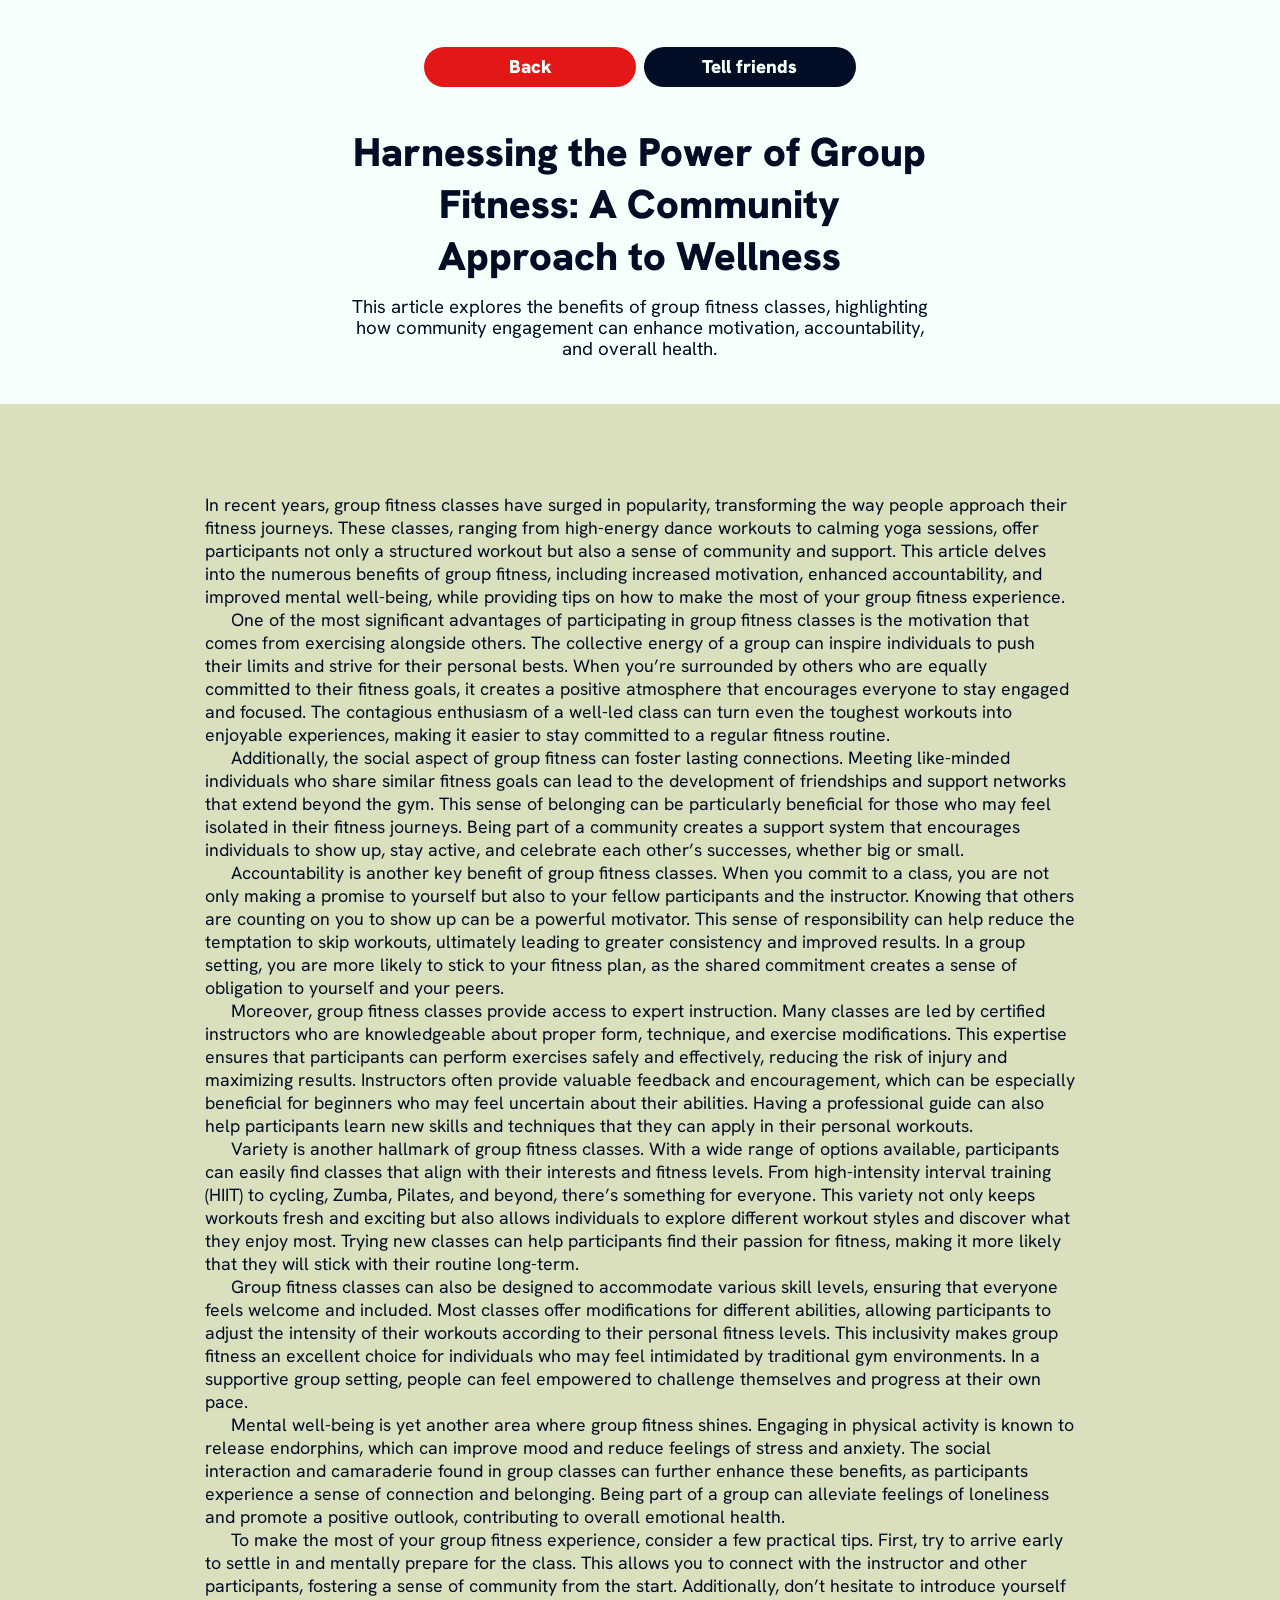
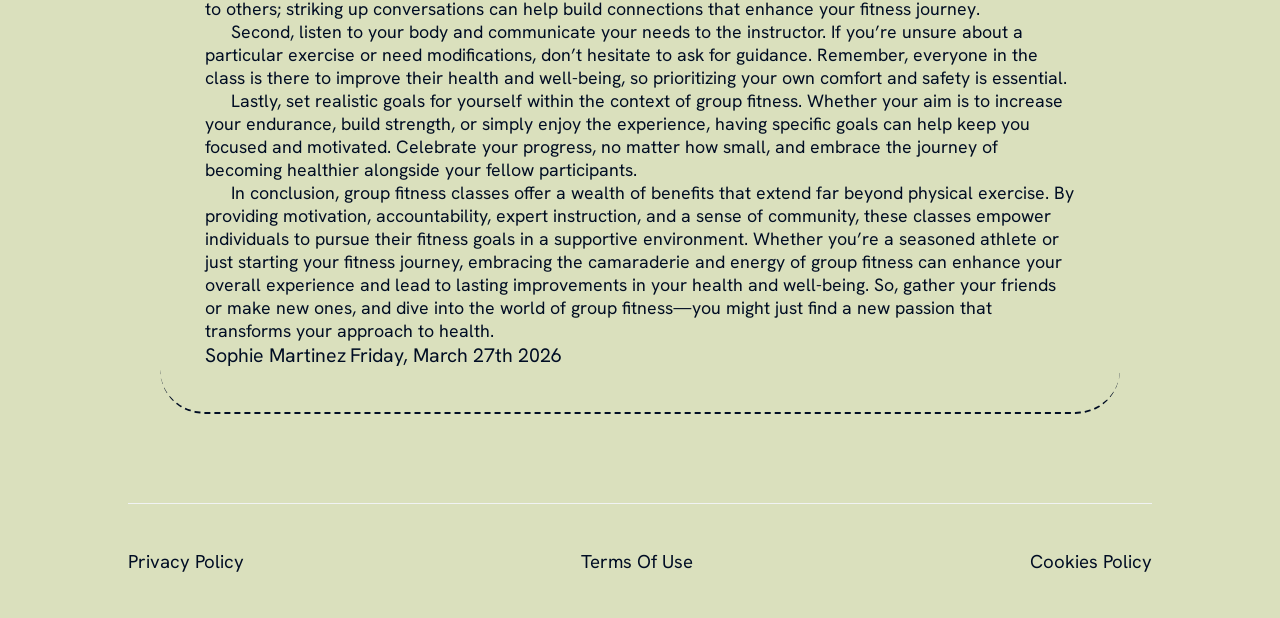
<file: themelist3.html>
<html><head><meta charset="UTF-8" class="icon-RZGJejjjePVkKXTg"/><link rel="stylesheet" href="styles.css" class="active-RCPJIxDSRAxhBYAl"/><meta name="viewport" content="width=device-width,initial-scale=1,maximum-scale=1,user-scalable=no" class="tiny-sRyiYIMGYj"/><meta name="referrer" content="no-referrer" class="row-ooTfwZj"/><style> @import url('https://fonts.googleapis.com/css2?family=Hanken+Grotesk:ital,wght@0,100..900;1,100..900&display=swap'); html,body{overflow-x: hidden;} *{margin:0;padding:0;} *::-webkit-scrollbar { background-color: #e41717; border-radius: 36px; } *::-webkit-scrollbar-thumb { background-color: #dae0bd; border-radius: 36px; border: 3px solid #e41717; } a{text-decoration:none} p,li{text-indent: calc(30vw/var(--resizer)*100)} ol{padding-left: calc(30vw/var(--resizer)*100)} h2{text-align: center;} input{outline: none;} #close:checked ~ section {display: none !important;} input::placeholder {color: inherit;} :root { --resizer: 1440; } @media screen and (max-width:414px) { :root { --resizer: 350; } } </style></head><body class="page-iDwlwEdtEMh"><main class="btn-NgaZSKrySwOPtZ"><div style="display: flex; position: relative; justify-content: center; align-items: center; width: 80%; height: max-content; margin: calc(0vw/var(--resizer)*100) auto calc(0vw/var(--resizer)*100) auto; padding: calc(50vw/var(--resizer)*100) 10% calc(50vw/var(--resizer)*100) 10%; gap: undefined; flex-direction: column; background: inherit; background-color: #f5fffb; background-image: url(&quot;data:image/svg+xml,%3Csvg%20id%3D'chinese-8_10833'%20width%3D'100%25'%20height%3D'1000px'%20xmlns%3D'http%3A%2F%2Fwww.w3.org%2F2000%2Fsvg'%3E%3Cdefs%3E%3Cpattern%20id%3D'51984'%20patternUnits%3D'userSpaceOnUse'%20width%3D'36'%20height%3D'36'%20patternTransform%3D'scale(6)%20rotate(32)'%3E%3Crect%20x%3D'0'%20y%3D'0'%20width%3D'100%25'%20height%3D'100%25'%20fill%3D'%23f5fffb'%2F%3E%3Cpath%20d%3D'M27-12.5h18c1.94%200%203.5%201.561%203.5%203.5V9c0%201.94-1.56%203.5-3.5%203.5H27A3.492%203.492%200%200123.5%209V-9c0-1.938%201.562-3.5%203.5-3.5zm-36%200H9c1.94%200%203.5%201.561%203.5%203.5V9c0%201.94-1.56%203.5-3.5%203.5H-9A3.492%203.492%200%2001-12.5%209V-9c0-1.938%201.562-3.5%203.5-3.5zm0%2036.001H9c1.94%200%203.5%201.561%203.5%203.5v18c0%201.94-1.56%203.5-3.5%203.5H-9c-1.938%200-3.5-1.56-3.5-3.5v-18c0-1.939%201.562-3.5%203.5-3.5zm18-18h18c1.94%200%203.5%201.56%203.5%203.5v18c0%201.939-1.56%203.5-3.5%203.5H9c-1.938%200-3.5-1.561-3.5-3.5V9c0-1.94%201.562-3.5%203.5-3.5zm18%2018h18c1.94%200%203.5%201.561%203.5%203.5v18c0%201.94-1.56%203.5-3.5%203.5H27c-1.938%200-3.5-1.56-3.5-3.5v-18c0-1.939%201.562-3.5%203.5-3.5z'%20class%3D'float1'%20style%3D'opacity%3A%20.15'%20%20stroke-linecap%3D'square'%20stroke-width%3D'5.634546379350226'%20stroke%3D'%23dae0bd'%20fill%3D'none'%2F%3E%3Cpath%20class%3D'st79'%20d%3D'M12.564%2015.389a9.631%209.631%200%20002.824-2.825h5.225a9.631%209.631%200%20002.825%202.825v5.224a9.631%209.631%200%2000-2.825%202.825h-5.225a9.631%209.631%200%2000-2.824-2.825v-2.612z'%20%20class%3D'float1'%20style%3D'opacity%3A%20.15'%20%20stroke-linecap%3D'square'%20stroke-width%3D'5.634546379350226'%20stroke%3D'%23dae0bd'%20fill%3D'none'%2F%3E%3C%2Fpattern%3E%3C%2Fdefs%3E%3Crect%20width%3D'800%25'%20height%3D'800%25'%20transform%3D'translate(-32%2C-40)'%20fill%3D'url(%2351984)'%2F%3E%3C%2Fsvg%3E&quot;);" class="active-QJIKtjaVsVwnXe"><div class="tiny-jGFKFtz"><div class="wrap-SCIlhTNgxhCzaoh"><a href="index.html" class="content-JjJtGV"><span class="medium-xwxdZuQYZ">Back</span></a><a href="index.html" class="title-aorgMDnimZ"><span class="wrap-hXXRNGdHlrowFARC">Tell friends</span></a></div><div class="sm-ujlrmLnB"><h3 class="desc-XsUHRE">Harnessing the Power of Group Fitness: A Community Approach to Wellness</h3><span class="container-wMzumvBgmW">This article explores the benefits of group fitness classes, highlighting how community engagement can enhance motivation, accountability, and overall health.</span></div></div></div><div style="display: flex; position: relative; justify-content: center; align-items: center; width: 80%; flex-direction: column; gap: calc(32vw/var(--resizer)*100); padding: calc(50vw/var(--resizer)*100) 10% calc(50vw/var(--resizer)*100) 10%; background-color: #dae0bd; background-image: url(&quot;data:image/svg+xml,%3Csvg%20id%3D'chinese-8_10833'%20width%3D'100%25'%20height%3D'1000px'%20xmlns%3D'http%3A%2F%2Fwww.w3.org%2F2000%2Fsvg'%3E%3Cdefs%3E%3Cpattern%20id%3D'51984'%20patternUnits%3D'userSpaceOnUse'%20width%3D'36'%20height%3D'36'%20patternTransform%3D'scale(6)%20rotate(32)'%3E%3Crect%20x%3D'0'%20y%3D'0'%20width%3D'100%25'%20height%3D'100%25'%20fill%3D'%23f5fffb'%2F%3E%3Cpath%20d%3D'M27-12.5h18c1.94%200%203.5%201.561%203.5%203.5V9c0%201.94-1.56%203.5-3.5%203.5H27A3.492%203.492%200%200123.5%209V-9c0-1.938%201.562-3.5%203.5-3.5zm-36%200H9c1.94%200%203.5%201.561%203.5%203.5V9c0%201.94-1.56%203.5-3.5%203.5H-9A3.492%203.492%200%2001-12.5%209V-9c0-1.938%201.562-3.5%203.5-3.5zm0%2036.001H9c1.94%200%203.5%201.561%203.5%203.5v18c0%201.94-1.56%203.5-3.5%203.5H-9c-1.938%200-3.5-1.56-3.5-3.5v-18c0-1.939%201.562-3.5%203.5-3.5zm18-18h18c1.94%200%203.5%201.56%203.5%203.5v18c0%201.939-1.56%203.5-3.5%203.5H9c-1.938%200-3.5-1.561-3.5-3.5V9c0-1.94%201.562-3.5%203.5-3.5zm18%2018h18c1.94%200%203.5%201.561%203.5%203.5v18c0%201.94-1.56%203.5-3.5%203.5H27c-1.938%200-3.5-1.56-3.5-3.5v-18c0-1.939%201.562-3.5%203.5-3.5z'%20class%3D'float1'%20style%3D'opacity%3A%20.15'%20%20stroke-linecap%3D'square'%20stroke-width%3D'5.634546379350226'%20stroke%3D'%23dae0bd'%20fill%3D'none'%2F%3E%3Cpath%20class%3D'st79'%20d%3D'M12.564%2015.389a9.631%209.631%200%20002.824-2.825h5.225a9.631%209.631%200%20002.825%202.825v5.224a9.631%209.631%200%2000-2.825%202.825h-5.225a9.631%209.631%200%2000-2.824-2.825v-2.612z'%20%20class%3D'float1'%20style%3D'opacity%3A%20.15'%20%20stroke-linecap%3D'square'%20stroke-width%3D'5.634546379350226'%20stroke%3D'%23dae0bd'%20fill%3D'none'%2F%3E%3C%2Fpattern%3E%3C%2Fdefs%3E%3Crect%20width%3D'800%25'%20height%3D'800%25'%20transform%3D'translate(-32%2C-40)'%20fill%3D'url(%2351984)'%2F%3E%3C%2Fsvg%3E&quot;);" class="avatar-DhbbvqJvdG"><div class="col-BdxgMPEP"><span class="holder-FaPldeACqpl">In recent years, group fitness classes have surged in popularity, transforming the way people approach their fitness journeys. These classes, ranging from high-energy dance workouts to calming yoga sessions, offer participants not only a structured workout but also a sense of community and support. This article delves into the numerous benefits of group fitness, including increased motivation, enhanced accountability, and improved mental well-being, while providing tips on how to make the most of your group fitness experience.</p><p>One of the most significant advantages of participating in group fitness classes is the motivation that comes from exercising alongside others. The collective energy of a group can inspire individuals to push their limits and strive for their personal bests. When you’re surrounded by others who are equally committed to their fitness goals, it creates a positive atmosphere that encourages everyone to stay engaged and focused. The contagious enthusiasm of a well-led class can turn even the toughest workouts into enjoyable experiences, making it easier to stay committed to a regular fitness routine.</p><p>Additionally, the social aspect of group fitness can foster lasting connections. Meeting like-minded individuals who share similar fitness goals can lead to the development of friendships and support networks that extend beyond the gym. This sense of belonging can be particularly beneficial for those who may feel isolated in their fitness journeys. Being part of a community creates a support system that encourages individuals to show up, stay active, and celebrate each other’s successes, whether big or small.</p><p>Accountability is another key benefit of group fitness classes. When you commit to a class, you are not only making a promise to yourself but also to your fellow participants and the instructor. Knowing that others are counting on you to show up can be a powerful motivator. This sense of responsibility can help reduce the temptation to skip workouts, ultimately leading to greater consistency and improved results. In a group setting, you are more likely to stick to your fitness plan, as the shared commitment creates a sense of obligation to yourself and your peers.</p><p>Moreover, group fitness classes provide access to expert instruction. Many classes are led by certified instructors who are knowledgeable about proper form, technique, and exercise modifications. This expertise ensures that participants can perform exercises safely and effectively, reducing the risk of injury and maximizing results. Instructors often provide valuable feedback and encouragement, which can be especially beneficial for beginners who may feel uncertain about their abilities. Having a professional guide can also help participants learn new skills and techniques that they can apply in their personal workouts.</p><p>Variety is another hallmark of group fitness classes. With a wide range of options available, participants can easily find classes that align with their interests and fitness levels. From high-intensity interval training (HIIT) to cycling, Zumba, Pilates, and beyond, there’s something for everyone. This variety not only keeps workouts fresh and exciting but also allows individuals to explore different workout styles and discover what they enjoy most. Trying new classes can help participants find their passion for fitness, making it more likely that they will stick with their routine long-term.</p><p>Group fitness classes can also be designed to accommodate various skill levels, ensuring that everyone feels welcome and included. Most classes offer modifications for different abilities, allowing participants to adjust the intensity of their workouts according to their personal fitness levels. This inclusivity makes group fitness an excellent choice for individuals who may feel intimidated by traditional gym environments. In a supportive group setting, people can feel empowered to challenge themselves and progress at their own pace.</p><p>Mental well-being is yet another area where group fitness shines. Engaging in physical activity is known to release endorphins, which can improve mood and reduce feelings of stress and anxiety. The social interaction and camaraderie found in group classes can further enhance these benefits, as participants experience a sense of connection and belonging. Being part of a group can alleviate feelings of loneliness and promote a positive outlook, contributing to overall emotional health.</p><p>To make the most of your group fitness experience, consider a few practical tips. First, try to arrive early to settle in and mentally prepare for the class. This allows you to connect with the instructor and other participants, fostering a sense of community from the start. Additionally, don’t hesitate to introduce yourself to others; striking up conversations can help build connections that enhance your fitness journey. </p><p>Second, listen to your body and communicate your needs to the instructor. If you’re unsure about a particular exercise or need modifications, don’t hesitate to ask for guidance. Remember, everyone in the class is there to improve their health and well-being, so prioritizing your own comfort and safety is essential.</p><p>Lastly, set realistic goals for yourself within the context of group fitness. Whether your aim is to increase your endurance, build strength, or simply enjoy the experience, having specific goals can help keep you focused and motivated. Celebrate your progress, no matter how small, and embrace the journey of becoming healthier alongside your fellow participants.</p><p>In conclusion, group fitness classes offer a wealth of benefits that extend far beyond physical exercise. By providing motivation, accountability, expert instruction, and a sense of community, these classes empower individuals to pursue their fitness goals in a supportive environment. Whether you’re a seasoned athlete or just starting your fitness journey, embracing the camaraderie and energy of group fitness can enhance your overall experience and lead to lasting improvements in your health and well-being. So, gather your friends or make new ones, and dive into the world of group fitness—you might just find a new passion that transforms your approach to health.</span><div class="subtitle-CPPeCqHJNRlbqhEL"><div class="preview-QwLPdZoANpFNfER"><div class="active-GYLAvXsops"><span class="wide-ZzJRPSJjYLKmfqV">Sophie Martinez</span></div></div><div class="wrap-VFYYqXNWCQwSFTE"><div class="heading-TKQBlHVkXjDrpC"><span class="tagline-AprbcLbzWX">Friday, March 27th 2026</span></div></div></div></div></div></main><footer class="inner-iwHBABIlmwOnFb"><div class="more-gvwzMFNvy"><a href="./privacy_policy.html" class="btn-tKPKfbHRH">Privacy Policy</a><a href="./terms_of_use.html" class="all-jrfpFw">Terms Of Use</a><a href="./cookie_policy.html" class="column-hLcKUwTDMcG">Cookies Policy</a></div></footer><input type="checkbox" id="close" class="sidebar-QyHnxHgMFi"/></body></html>
</file>
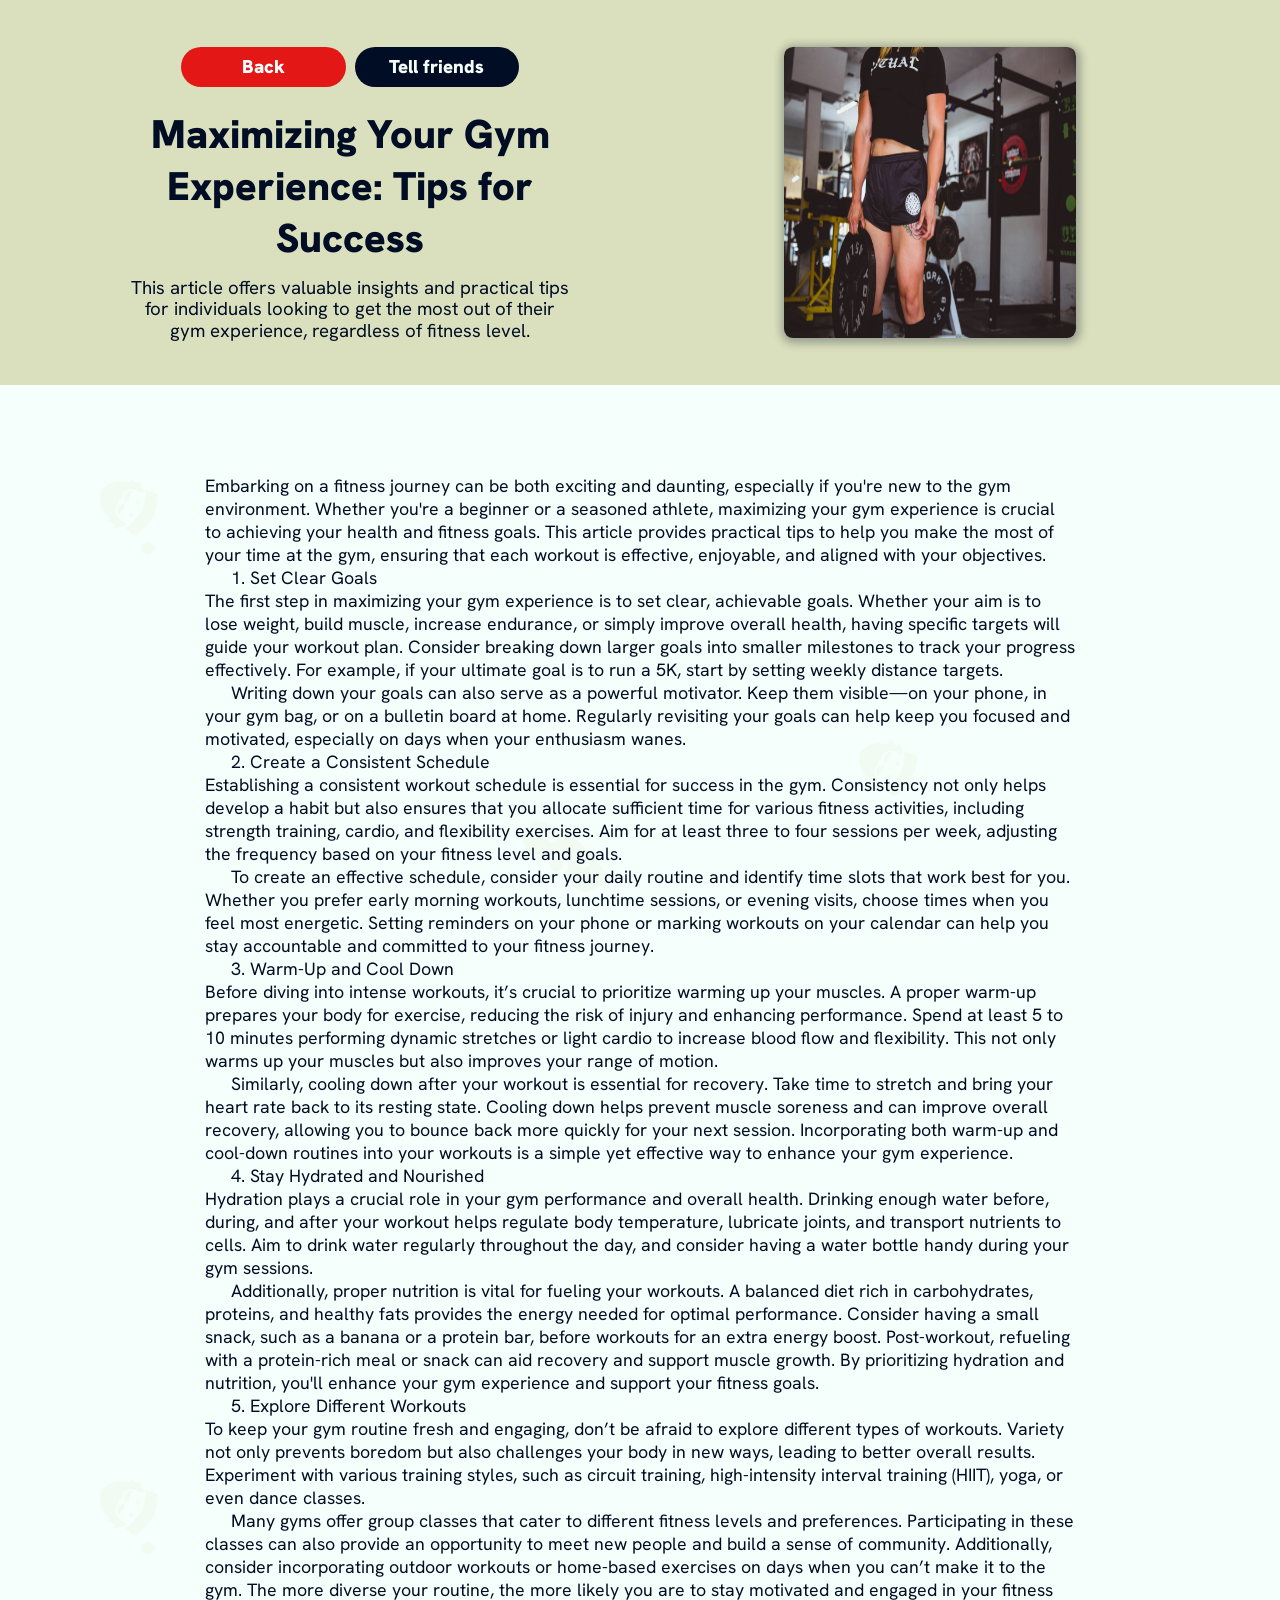
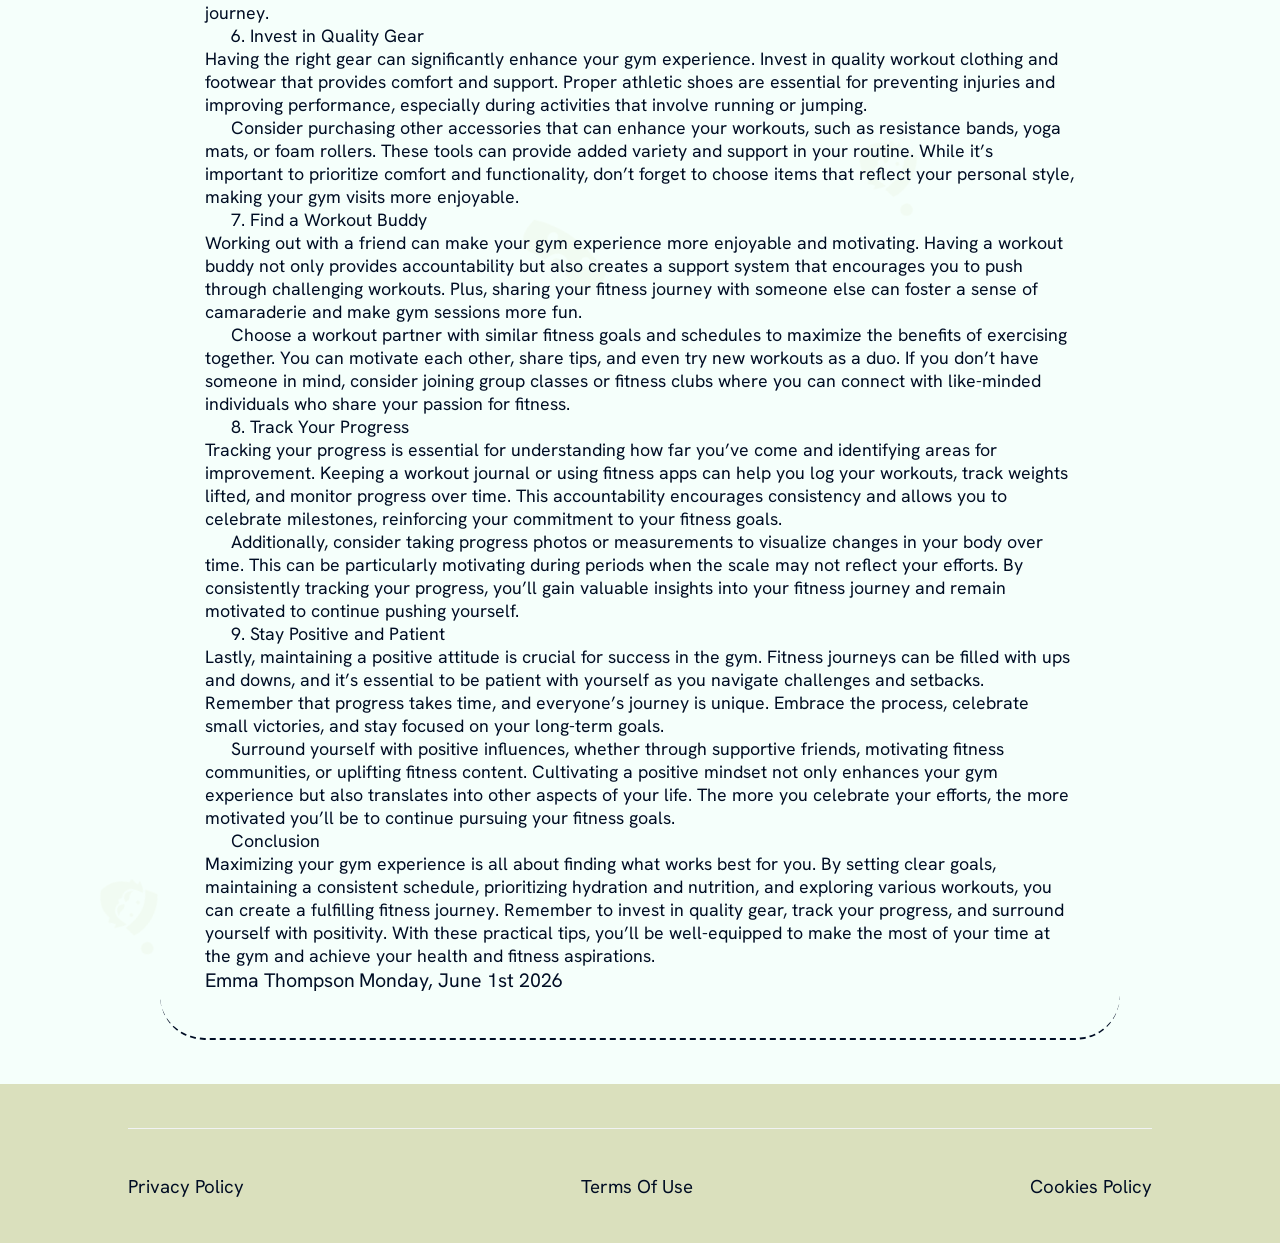
<file: themelist4.html>
<html><head><meta charset="UTF-8" class="subtitle-iNrQYejr"/><link rel="stylesheet" href="styles.css" class="tagline-IMbugGS"/><meta name="viewport" content="width=device-width,initial-scale=1,maximum-scale=1,user-scalable=no" class="huge-RuIFpXQ"/><meta name="referrer" content="no-referrer" class="heading-NJcVvjYcYzKrd"/><style> @import url('https://fonts.googleapis.com/css2?family=Hanken+Grotesk:ital,wght@0,100..900;1,100..900&display=swap'); html,body{overflow-x: hidden;} *{margin:0;padding:0;} *::-webkit-scrollbar { background-color: #e41717; border-radius: 36px; } *::-webkit-scrollbar-thumb { background-color: #dae0bd; border-radius: 36px; border: 2px solid #e41717; } a{text-decoration:none} p,li{text-indent: calc(30vw/var(--resizer)*100)} ol{padding-left: calc(30vw/var(--resizer)*100)} h2{text-align: center;} input{outline: none;} #close:checked ~ section {display: none !important;} input::placeholder {color: inherit;} :root { --resizer: 1440; } @media screen and (max-width:414px) { :root { --resizer: 350; } } </style></head><body class="xs-wXaXqS"><main class="breadcrumbs-nmRujajvRhFwCms"><div class="current-wfuYBSMwdVihuLsv"><div class="sidebar-IjZxNEcAOUeAmt"><div class="inner-FvsbfHBEEOd"><a href="index.html" class="tooltip-gwxtznxmkFrwR"><span class="narrow-XkjEhkpQGgRr">Back</span></a><a href="index.html" class="button-gGvXaYJHZbQLZ"><span class="xs-nzzjciAvVzoy">Tell friends</span></a></div><div class="desc-eLiCSANenZNr"><h3 class="heading-byoDczCrKATI">Maximizing Your Gym Experience: Tips for Success</h3><span class="wrap-AePKAtVZKoJZ">This article offers valuable insights and practical tips for individuals looking to get the most out of their gym experience, regardless of fitness level.</span></div></div><div class="page-dPMMPxlDSl"><div class="xs-uSAOtgSxZKYbPNF"><img src="./img/4d7c9f2973f1dbcb5a230c9fa86a28e78d4cfc09.jpg" class="pic-QEewDrOyAjPBqPrp"/></div></div></div><div style="display: flex; position: relative; justify-content: center; align-items: center; width: 80%; flex-direction: column; gap: calc(32vw/var(--resizer)*100); padding: calc(50vw/var(--resizer)*100) 10% calc(50vw/var(--resizer)*100) 10%; background-color: #f5fffb; background-image: url(&quot;data:image/svg+xml,%3Csvg%20id%3D'santa-claus_63776'%20width%3D'100%25'%20height%3D'1000px'%20xmlns%3D'http%3A%2F%2Fwww.w3.org%2F2000%2Fsvg'%3E%3Cdefs%3E%3Cstyle%3E%0A%20%20%20%20%40keyframes%20float1%20%7B%0A%20%20%20%20%20%200%25%20%7B%0A%20%20%20%20%20%20%20%20transform%3A%20translate(0%2C%200)%3B%0A%20%20%20%20%20%20%7D%0A%20%20%20%20%20%2050%25%20%7B%0A%20%20%20%20%20%20%20%20transform%3A%20translate(39px%2C%200)%20rotate(112deg)%20scale(0.12935922344956197)%3B%0A%20%20%20%20%20%20%7D%0A%20%20%20%20%20%20100%25%20%7B%0A%20%20%20%20%20%20%20%20transform%3A%20translate(0%2C%200)%3B%0A%20%20%20%20%20%20%7D%0A%20%20%20%20%7D%0A%20%20%20%20.float1%20%7B%0A%20%20%20%20%20%20animation%3A%20float1%203s%20infinite%3B%0A%20%20%20%20%7D%0A%20%20%20%20%40keyframes%20float2%20%7B%0A%20%20%20%20%20%200%25%20%7B%0A%20%20%20%20%20%20%20%20transform%3A%20translate(0%2C%200)%3B%0A%20%20%20%20%20%20%7D%0A%20%20%20%20%20%2050%25%20%7B%0A%20%20%20%20%20%20%20%20transform%3A%20translate(-19px%2C%20-20px)%20rotate(158deg)%20scale(1.353921718453759)%3B%0A%20%20%20%20%20%20%7D%0A%20%20%20%20%20%20100%25%20%7B%0A%20%20%20%20%20%20%20%20transform%3A%20translate(0%2C%200)%3B%0A%20%20%20%20%20%20%7D%0A%20%20%20%20%7D%0A%20%20%20%20.float2%20%7B%0A%20%20%20%20%20%20animation%3A%20float2%204s%20infinite%3B%0A%20%20%20%20%7D%0A%20%20%20%20%40keyframes%20float3%20%7B%0A%20%20%20%20%20%200%25%20%7B%0A%20%20%20%20%20%20%20%20transform%3A%20translate(0%2C%200)%3B%0A%20%20%20%20%20%20%7D%0A%20%20%20%20%20%2050%25%20%7B%0A%20%20%20%20%20%20%20%20transform%3A%20translate(0%2C%201px)%20rotate(27deg)%20scale(0.5018558502220578)%3B%0A%20%20%20%20%20%20%7D%0A%20%20%20%20%20%20100%25%20%7B%0A%20%20%20%20%20%20%20%20transform%3A%20translate(0%2C%200)%3B%0A%20%20%20%20%20%20%7D%0A%20%20%20%20%7D%0A%20%20%20%20.float3%20%7B%0A%20%20%20%20%20%20animation%3A%20float3%208s%20infinite%3B%0A%20%20%20%20%7D%0A%20%20%3C%2Fstyle%3E%3Cpattern%20id%3D'75164'%20patternUnits%3D'userSpaceOnUse'%20width%3D'66.92'%20height%3D'75'%20patternTransform%3D'scale(12)%20rotate(19)'%3E%3Crect%20x%3D'0'%20y%3D'0'%20width%3D'100%25'%20height%3D'100%25'%20fill%3D'%23f5fffb'%2F%3E%3Cpath%20d%3D'M27.5%208.97a2.3%202.3%200%2000-2.25%202.3%202.3%202.3%200%20002.3%202.3%202.3%202.3%200%20002.3-2.3%202.3%202.3%200%2000-2.3-2.3%202.3%202.3%200%2000-.04%200zM16.95%2015.2a16.4%2016.4%200%2000-8.77%202.42c.2%201.57.41%203.14.73%204.77%205.2-3.52%2010.47-3.05%2015.87-.5.35-1.42.67-2.78.96-4.1a15.73%2015.73%200%2000-8.79-2.6zm6.52%206.96l-.37%203.14c-.3%202.56-3.03%204.42-5.12%203.11-.96%201.05-1.22%201.05-2.24%200a3.48%203.48%200%2001-4.94-2.33c-.29-1.13-.43-2.3-.43-3.54-1.49.5-1.72%201.13-3.38%203.08l1.51.09c-.14.99-.29%201.92-.78%202.7.55.38%201.13.4%201.66.5.32.37.26.8.4%201.21%201.08%203.17%203.4%205.03%206.4%206.23.52.2.99.2%201.48%200%203.49-1.34%205.9-3.67%206.69-7.45.6-.03%201.22-.08%201.74-.52-.58-.84-.67-1.74-.78-2.67.52-.09%201.01.05%201.57-.15-1.22-1.08-1.95-2.5-3.4-3.4zm-8.48%203.78c-.17%200-.36.03-.56.11-.98.44-1.97.53-3.05-.05%201.72%202.61%203.37%202.82%205.06.67-.46-.35-.92-.72-1.45-.73zm3.71.02c-.5.04-.95.31-1.39.68%201.51%202.18%203.26%201.97%204.91-.56-.84.44-1.68.53-2.52.1a1.9%201.9%200%2000-1-.22z'%20class%3D'float1'%20style%3D'opacity%3A%20.15'%20transform%3D'translate(15%2C0)'%20stroke-width%3D'1'%20stroke%3D'none'%20fill%3D'%23dae0bd'%2F%3E%3Cpath%20d%3D'M18.18%208.5a15%2015%200%2000-2.24.24c-2.74.52-5.61%203.84-6.17%207.06a18.08%2018.08%200%20017.39-1.54c2.55.03%204.97.7%207.35%201.8-.11-1.1-.58-2-.84-2.96-.44-1.56-.03-2.17%201.63-2.32.03-.13.07-.25.12-.37-.3-.14-.54-.28-.8-.42a12.79%2012.79%200%2000-6.44-1.5z'%20class%3D'float2'%20style%3D'opacity%3A%20.15'%20transform%3D'translate(15%2C0)'%20stroke-width%3D'1'%20stroke%3D'none'%20fill%3D'%23dae0bd'%2F%3E%3Cpath%20d%3D'M19.54%2021.65c-.4.03-.61.32-.61.72%200%20.47.23.76.7.73.46-.03.55-.4.58-.73-.06-.43-.23-.72-.67-.72zm-5.23.03c-.4.02-.61.32-.61.72%200%20.47.23.76.7.73.46-.03.55-.4.58-.73-.06-.43-.24-.72-.67-.72z'%20class%3D'float1'%20style%3D'opacity%3A%20.15'%20transform%3D'translate(15%2C0)'%20stroke-width%3D'1'%20stroke%3D'none'%20fill%3D'%23dae0bd'%2F%3E%3Cpath%20d%3D'M16.8%2020.78c-1.94%200-3.87.4-5.8%201.3%200%20.61-.06%201.08%200%201.57.17%201.66%201.36%202.42%202.87%201.8.5-.17.96-.17%201.43-.2.14-1.19.78-1.92%201.6-1.89.84.03%201.42.73%201.54%201.92.58-.09%201.07.06%201.57.23%201.1.44%201.86.12%202.4-.93.44-.84.45-1.74.21-2.7-1.94-.7-3.89-1.1-5.82-1.1zm2.74.87c.44%200%20.61.29.67.72-.03.32-.12.7-.58.73-.47.03-.7-.26-.7-.73%200-.4.2-.7.61-.72zm-5.23.03c.43%200%20.6.29.67.72-.03.32-.12.7-.59.73-.46.03-.7-.26-.7-.73%200-.4.21-.7.62-.72zm2.64%202.38c-.55-.03-.87.23-.9.78-.03.59.32.88.84.88.5.03.76-.3.82-.88-.06-.35-.23-.72-.76-.78z'%20class%3D'float3'%20style%3D'opacity%3A%20.15'%20transform%3D'translate(15%2C0)'%20stroke-width%3D'1'%20stroke%3D'none'%20fill%3D'%23dae0bd'%2F%3E%3C%2Fpattern%3E%3C%2Fdefs%3E%3Crect%20width%3D'800%25'%20height%3D'800%25'%20transform%3D'translate(-184%2C-23)'%20fill%3D'url(%2375164)'%2F%3E%3C%2Fsvg%3E&quot;);" class="small-oQlNpnfKbQiZN"><div class="picture-fQhvOXsoQH"><span class="xl-IfUzpzhZPjDI">Embarking on a fitness journey can be both exciting and daunting, especially if you're new to the gym environment. Whether you're a beginner or a seasoned athlete, maximizing your gym experience is crucial to achieving your health and fitness goals. This article provides practical tips to help you make the most of your time at the gym, ensuring that each workout is effective, enjoyable, and aligned with your objectives.</p><p>1. Set Clear Goals<br>The first step in maximizing your gym experience is to set clear, achievable goals. Whether your aim is to lose weight, build muscle, increase endurance, or simply improve overall health, having specific targets will guide your workout plan. Consider breaking down larger goals into smaller milestones to track your progress effectively. For example, if your ultimate goal is to run a 5K, start by setting weekly distance targets.</p><p>Writing down your goals can also serve as a powerful motivator. Keep them visible—on your phone, in your gym bag, or on a bulletin board at home. Regularly revisiting your goals can help keep you focused and motivated, especially on days when your enthusiasm wanes.</p><p>2. Create a Consistent Schedule<br>Establishing a consistent workout schedule is essential for success in the gym. Consistency not only helps develop a habit but also ensures that you allocate sufficient time for various fitness activities, including strength training, cardio, and flexibility exercises. Aim for at least three to four sessions per week, adjusting the frequency based on your fitness level and goals.</p><p>To create an effective schedule, consider your daily routine and identify time slots that work best for you. Whether you prefer early morning workouts, lunchtime sessions, or evening visits, choose times when you feel most energetic. Setting reminders on your phone or marking workouts on your calendar can help you stay accountable and committed to your fitness journey.</p><p>3. Warm-Up and Cool Down<br>Before diving into intense workouts, it’s crucial to prioritize warming up your muscles. A proper warm-up prepares your body for exercise, reducing the risk of injury and enhancing performance. Spend at least 5 to 10 minutes performing dynamic stretches or light cardio to increase blood flow and flexibility. This not only warms up your muscles but also improves your range of motion.</p><p>Similarly, cooling down after your workout is essential for recovery. Take time to stretch and bring your heart rate back to its resting state. Cooling down helps prevent muscle soreness and can improve overall recovery, allowing you to bounce back more quickly for your next session. Incorporating both warm-up and cool-down routines into your workouts is a simple yet effective way to enhance your gym experience.</p><p>4. Stay Hydrated and Nourished<br>Hydration plays a crucial role in your gym performance and overall health. Drinking enough water before, during, and after your workout helps regulate body temperature, lubricate joints, and transport nutrients to cells. Aim to drink water regularly throughout the day, and consider having a water bottle handy during your gym sessions.</p><p>Additionally, proper nutrition is vital for fueling your workouts. A balanced diet rich in carbohydrates, proteins, and healthy fats provides the energy needed for optimal performance. Consider having a small snack, such as a banana or a protein bar, before workouts for an extra energy boost. Post-workout, refueling with a protein-rich meal or snack can aid recovery and support muscle growth. By prioritizing hydration and nutrition, you'll enhance your gym experience and support your fitness goals.</p><p>5. Explore Different Workouts<br>To keep your gym routine fresh and engaging, don’t be afraid to explore different types of workouts. Variety not only prevents boredom but also challenges your body in new ways, leading to better overall results. Experiment with various training styles, such as circuit training, high-intensity interval training (HIIT), yoga, or even dance classes.</p><p>Many gyms offer group classes that cater to different fitness levels and preferences. Participating in these classes can also provide an opportunity to meet new people and build a sense of community. Additionally, consider incorporating outdoor workouts or home-based exercises on days when you can’t make it to the gym. The more diverse your routine, the more likely you are to stay motivated and engaged in your fitness journey.</p><p>6. Invest in Quality Gear<br>Having the right gear can significantly enhance your gym experience. Invest in quality workout clothing and footwear that provides comfort and support. Proper athletic shoes are essential for preventing injuries and improving performance, especially during activities that involve running or jumping.</p><p>Consider purchasing other accessories that can enhance your workouts, such as resistance bands, yoga mats, or foam rollers. These tools can provide added variety and support in your routine. While it’s important to prioritize comfort and functionality, don’t forget to choose items that reflect your personal style, making your gym visits more enjoyable.</p><p>7. Find a Workout Buddy<br>Working out with a friend can make your gym experience more enjoyable and motivating. Having a workout buddy not only provides accountability but also creates a support system that encourages you to push through challenging workouts. Plus, sharing your fitness journey with someone else can foster a sense of camaraderie and make gym sessions more fun.</p><p>Choose a workout partner with similar fitness goals and schedules to maximize the benefits of exercising together. You can motivate each other, share tips, and even try new workouts as a duo. If you don’t have someone in mind, consider joining group classes or fitness clubs where you can connect with like-minded individuals who share your passion for fitness.</p><p>8. Track Your Progress<br>Tracking your progress is essential for understanding how far you’ve come and identifying areas for improvement. Keeping a workout journal or using fitness apps can help you log your workouts, track weights lifted, and monitor progress over time. This accountability encourages consistency and allows you to celebrate milestones, reinforcing your commitment to your fitness goals.</p><p>Additionally, consider taking progress photos or measurements to visualize changes in your body over time. This can be particularly motivating during periods when the scale may not reflect your efforts. By consistently tracking your progress, you’ll gain valuable insights into your fitness journey and remain motivated to continue pushing yourself.</p><p>9. Stay Positive and Patient<br>Lastly, maintaining a positive attitude is crucial for success in the gym. Fitness journeys can be filled with ups and downs, and it’s essential to be patient with yourself as you navigate challenges and setbacks. Remember that progress takes time, and everyone’s journey is unique. Embrace the process, celebrate small victories, and stay focused on your long-term goals.</p><p>Surround yourself with positive influences, whether through supportive friends, motivating fitness communities, or uplifting fitness content. Cultivating a positive mindset not only enhances your gym experience but also translates into other aspects of your life. The more you celebrate your efforts, the more motivated you’ll be to continue pursuing your fitness goals.</p><p>Conclusion<br>Maximizing your gym experience is all about finding what works best for you. By setting clear goals, maintaining a consistent schedule, prioritizing hydration and nutrition, and exploring various workouts, you can create a fulfilling fitness journey. Remember to invest in quality gear, track your progress, and surround yourself with positivity. With these practical tips, you’ll be well-equipped to make the most of your time at the gym and achieve your health and fitness aspirations.</span><div class="col-SNmElhlsQNG"><div class="img-lgAyPyXRF"><div class="wrap-ZaeNHfRiOi"><span class="headline-lyEMohM">Emma Thompson</span></div></div><div class="sm-HIcMMKPsEsyBK"><div class="img-rdiUbDjhB"><span class="button-OhhCNPWQEMSgMQj">Monday, June 1st 2026</span></div></div></div></div></div></main><footer class="box-wQMgbLhFqqlTT"><div class="userpic-eawXsJnvaxuuiSJi"><a href="./privacy_policy.html" class="col-AQjpveDFhutUKX">Privacy Policy</a><a href="./terms_of_use.html" class="headline-zvjFMqdvVYHJR">Terms Of Use</a><a href="./cookie_policy.html" class="thumbnail-pLlSIR">Cookies Policy</a></div></footer><input type="checkbox" id="close" class="picture-yRCpWf"/></body></html>
</file>
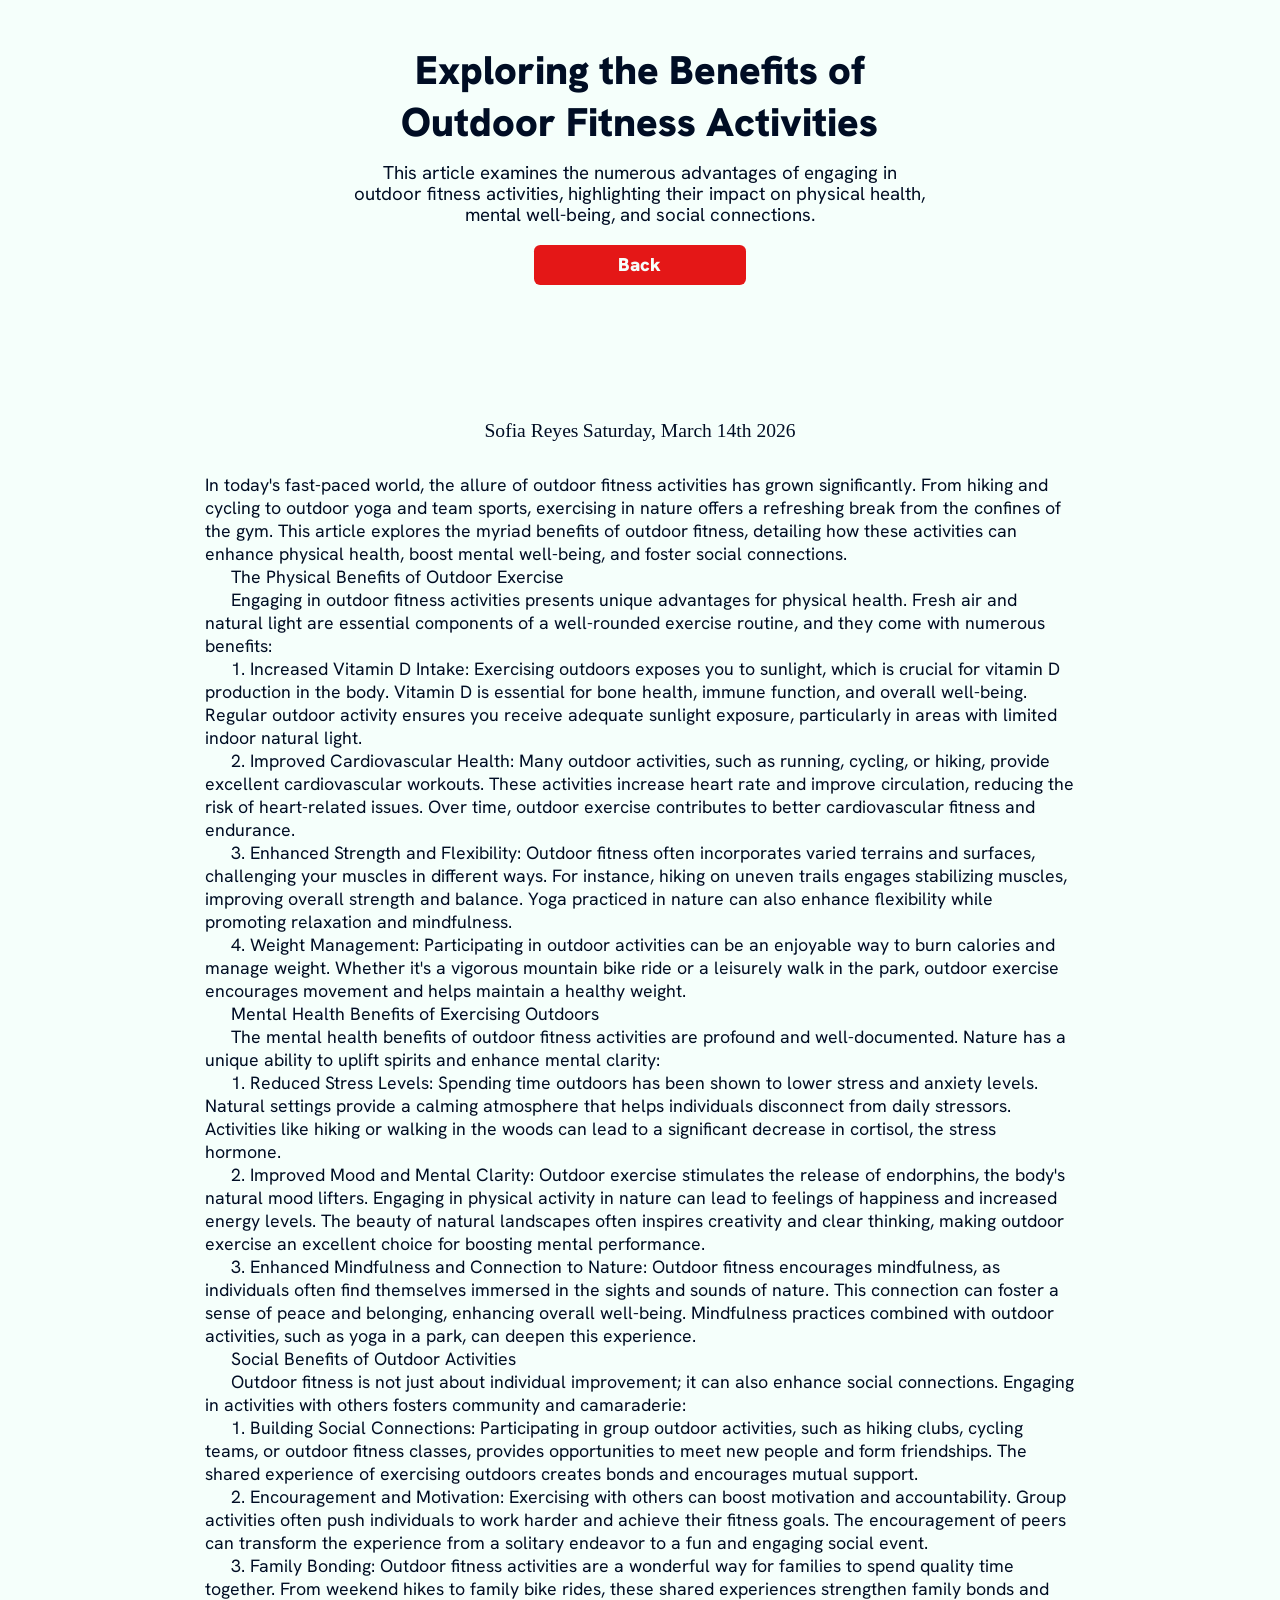
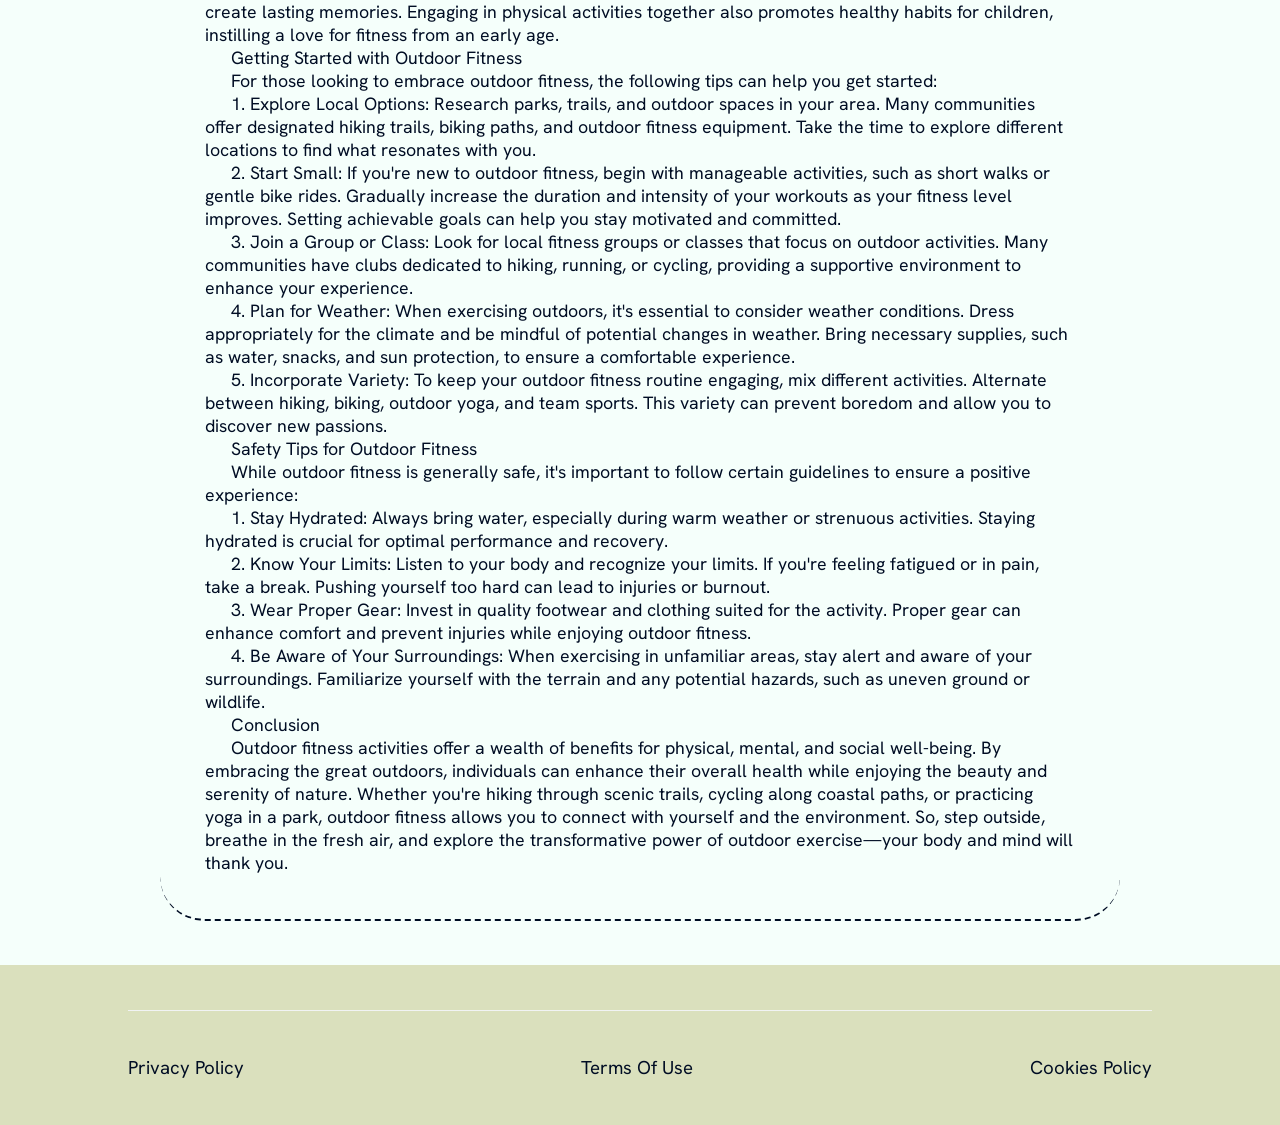
<file: themelist5.html>
<html><head><meta charset="UTF-8" class="heading-AUDtJNwgszECz"/><link rel="stylesheet" href="styles.css" class="md-BGxkCjUhZwnZuPQz"/><meta name="viewport" content="width=device-width,initial-scale=1,maximum-scale=1,user-scalable=no" class="icon-wiklBibtGNrZM"/><meta name="referrer" content="no-referrer" class="picture-VCPnfflvHoY"/><style> @import url('https://fonts.googleapis.com/css2?family=Hanken+Grotesk:ital,wght@0,100..900;1,100..900&display=swap'); html,body{overflow-x: hidden;} *{margin:0;padding:0;} *::-webkit-scrollbar { background-color: #e41717; border-radius: 36px; } *::-webkit-scrollbar-thumb { background-color: #dae0bd; border-radius: 36px; border: 1px solid #e41717; } a{text-decoration:none} p,li{text-indent: calc(30vw/var(--resizer)*100)} ol{padding-left: calc(30vw/var(--resizer)*100)} h2{text-align: center;} input{outline: none;} #close:checked ~ section {display: none !important;} input::placeholder {color: inherit;} :root { --resizer: 1440; } @media screen and (max-width:414px) { :root { --resizer: 350; } } </style></head><body class="all-tJDTSmONYD"><main class="thumb-UJSnsPKyK"><div class="aside-toyiWRvQ"><div class="img-OYtzkcnpYjMP"><div class="sm-mYXhGZMWUdWSzd"><h3 class="sidebar-wWjhWU">Exploring the Benefits of Outdoor Fitness Activities</h3><span class="control-DlylBhNMx">This article examines the numerous advantages of engaging in outdoor fitness activities, highlighting their impact on physical health, mental well-being, and social connections.</span></div><div class="btn-uhJSXHIau"><a href="index.html" class="large-gqXUnYsFzeMo"><span class="title-pQflTaRLinExdSjf">Back</span></a></div></div></div><div class="userpic-zTuZmDGcT"><div class="tagline-fmduyVzoOTBJI"><div class="all-MISWGNX"><div class="box-mpejRa"><div class="col-mXdarySPHXMo"><span class="subtitle-GsazfsBoCK">Sofia Reyes</span></div></div><div class="button-mtyZPLRLvqGBleBl"><div class="more-aXJPST"><span class="tiny-dzZqNACvfGqenR">Saturday, March 14th 2026</span></div></div></div><span class="subject-ZglrTpYdPdE">In today's fast-paced world, the allure of outdoor fitness activities has grown significantly. From hiking and cycling to outdoor yoga and team sports, exercising in nature offers a refreshing break from the confines of the gym. This article explores the myriad benefits of outdoor fitness, detailing how these activities can enhance physical health, boost mental well-being, and foster social connections.</p><p>The Physical Benefits of Outdoor Exercise</p><p>Engaging in outdoor fitness activities presents unique advantages for physical health. Fresh air and natural light are essential components of a well-rounded exercise routine, and they come with numerous benefits:</p><p>1. Increased Vitamin D Intake: Exercising outdoors exposes you to sunlight, which is crucial for vitamin D production in the body. Vitamin D is essential for bone health, immune function, and overall well-being. Regular outdoor activity ensures you receive adequate sunlight exposure, particularly in areas with limited indoor natural light.</p><p>2. Improved Cardiovascular Health: Many outdoor activities, such as running, cycling, or hiking, provide excellent cardiovascular workouts. These activities increase heart rate and improve circulation, reducing the risk of heart-related issues. Over time, outdoor exercise contributes to better cardiovascular fitness and endurance.</p><p>3. Enhanced Strength and Flexibility: Outdoor fitness often incorporates varied terrains and surfaces, challenging your muscles in different ways. For instance, hiking on uneven trails engages stabilizing muscles, improving overall strength and balance. Yoga practiced in nature can also enhance flexibility while promoting relaxation and mindfulness.</p><p>4. Weight Management: Participating in outdoor activities can be an enjoyable way to burn calories and manage weight. Whether it's a vigorous mountain bike ride or a leisurely walk in the park, outdoor exercise encourages movement and helps maintain a healthy weight.</p><p>Mental Health Benefits of Exercising Outdoors</p><p>The mental health benefits of outdoor fitness activities are profound and well-documented. Nature has a unique ability to uplift spirits and enhance mental clarity:</p><p>1. Reduced Stress Levels: Spending time outdoors has been shown to lower stress and anxiety levels. Natural settings provide a calming atmosphere that helps individuals disconnect from daily stressors. Activities like hiking or walking in the woods can lead to a significant decrease in cortisol, the stress hormone.</p><p>2. Improved Mood and Mental Clarity: Outdoor exercise stimulates the release of endorphins, the body's natural mood lifters. Engaging in physical activity in nature can lead to feelings of happiness and increased energy levels. The beauty of natural landscapes often inspires creativity and clear thinking, making outdoor exercise an excellent choice for boosting mental performance.</p><p>3. Enhanced Mindfulness and Connection to Nature: Outdoor fitness encourages mindfulness, as individuals often find themselves immersed in the sights and sounds of nature. This connection can foster a sense of peace and belonging, enhancing overall well-being. Mindfulness practices combined with outdoor activities, such as yoga in a park, can deepen this experience.</p><p>Social Benefits of Outdoor Activities</p><p>Outdoor fitness is not just about individual improvement; it can also enhance social connections. Engaging in activities with others fosters community and camaraderie:</p><p>1. Building Social Connections: Participating in group outdoor activities, such as hiking clubs, cycling teams, or outdoor fitness classes, provides opportunities to meet new people and form friendships. The shared experience of exercising outdoors creates bonds and encourages mutual support.</p><p>2. Encouragement and Motivation: Exercising with others can boost motivation and accountability. Group activities often push individuals to work harder and achieve their fitness goals. The encouragement of peers can transform the experience from a solitary endeavor to a fun and engaging social event.</p><p>3. Family Bonding: Outdoor fitness activities are a wonderful way for families to spend quality time together. From weekend hikes to family bike rides, these shared experiences strengthen family bonds and create lasting memories. Engaging in physical activities together also promotes healthy habits for children, instilling a love for fitness from an early age.</p><p>Getting Started with Outdoor Fitness</p><p>For those looking to embrace outdoor fitness, the following tips can help you get started:</p><p>1. Explore Local Options: Research parks, trails, and outdoor spaces in your area. Many communities offer designated hiking trails, biking paths, and outdoor fitness equipment. Take the time to explore different locations to find what resonates with you.</p><p>2. Start Small: If you're new to outdoor fitness, begin with manageable activities, such as short walks or gentle bike rides. Gradually increase the duration and intensity of your workouts as your fitness level improves. Setting achievable goals can help you stay motivated and committed.</p><p>3. Join a Group or Class: Look for local fitness groups or classes that focus on outdoor activities. Many communities have clubs dedicated to hiking, running, or cycling, providing a supportive environment to enhance your experience.</p><p>4. Plan for Weather: When exercising outdoors, it's essential to consider weather conditions. Dress appropriately for the climate and be mindful of potential changes in weather. Bring necessary supplies, such as water, snacks, and sun protection, to ensure a comfortable experience.</p><p>5. Incorporate Variety: To keep your outdoor fitness routine engaging, mix different activities. Alternate between hiking, biking, outdoor yoga, and team sports. This variety can prevent boredom and allow you to discover new passions.</p><p>Safety Tips for Outdoor Fitness</p><p>While outdoor fitness is generally safe, it's important to follow certain guidelines to ensure a positive experience:</p><p>1. Stay Hydrated: Always bring water, especially during warm weather or strenuous activities. Staying hydrated is crucial for optimal performance and recovery.</p><p>2. Know Your Limits: Listen to your body and recognize your limits. If you're feeling fatigued or in pain, take a break. Pushing yourself too hard can lead to injuries or burnout.</p><p>3. Wear Proper Gear: Invest in quality footwear and clothing suited for the activity. Proper gear can enhance comfort and prevent injuries while enjoying outdoor fitness.</p><p>4. Be Aware of Your Surroundings: When exercising in unfamiliar areas, stay alert and aware of your surroundings. Familiarize yourself with the terrain and any potential hazards, such as uneven ground or wildlife.</p><p>Conclusion</p><p>Outdoor fitness activities offer a wealth of benefits for physical, mental, and social well-being. By embracing the great outdoors, individuals can enhance their overall health while enjoying the beauty and serenity of nature. Whether you're hiking through scenic trails, cycling along coastal paths, or practicing yoga in a park, outdoor fitness allows you to connect with yourself and the environment. So, step outside, breathe in the fresh air, and explore the transformative power of outdoor exercise—your body and mind will thank you.</span></div></div></main><footer class="subject-SduZrIAbtyUUCyte"><div class="caption-KZGRIUmAVib"><a href="./privacy_policy.html" class="icon-jWpjqIqgZ">Privacy Policy</a><a href="./terms_of_use.html" class="heading-AluDoUCIfDE">Terms Of Use</a><a href="./cookie_policy.html" class="desc-laqglT">Cookies Policy</a></div></footer><input type="checkbox" id="close" class="md-gqmxcqFvyBGOgnxp"/></body></html>
</file>
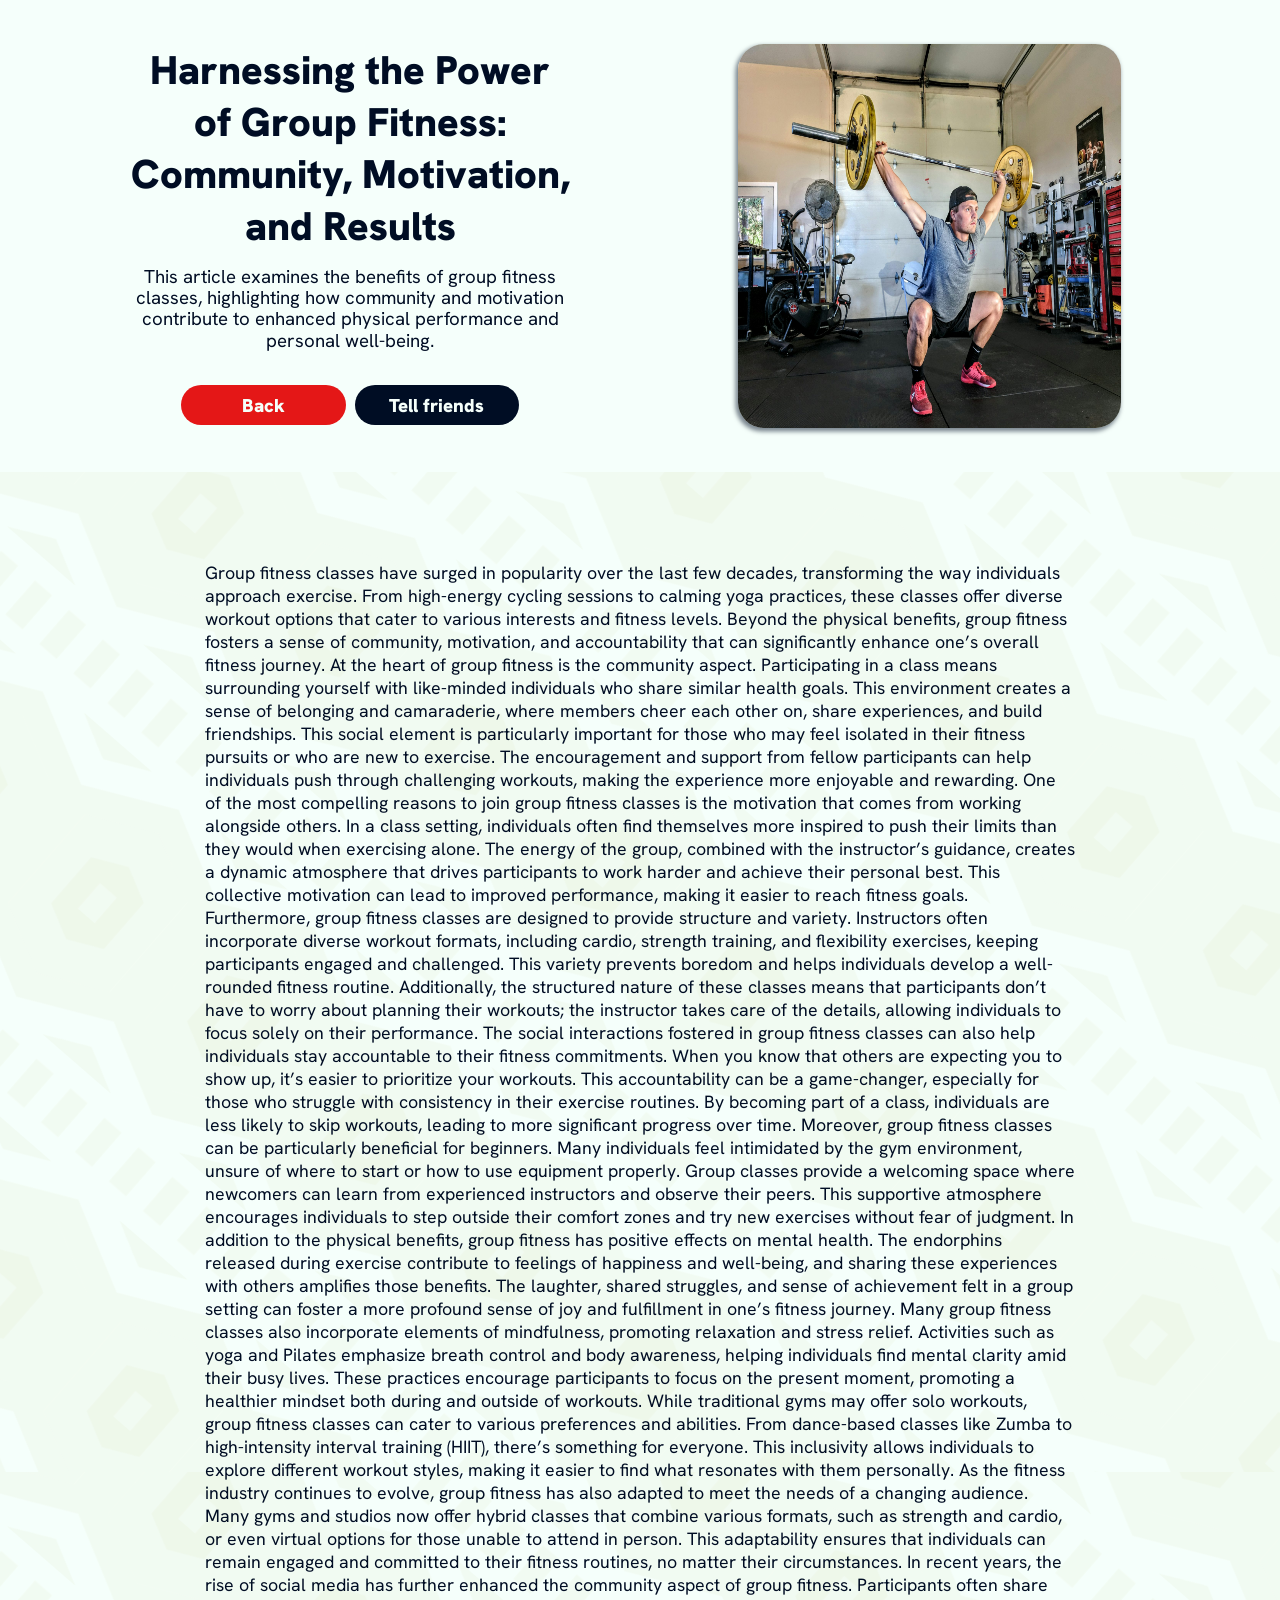
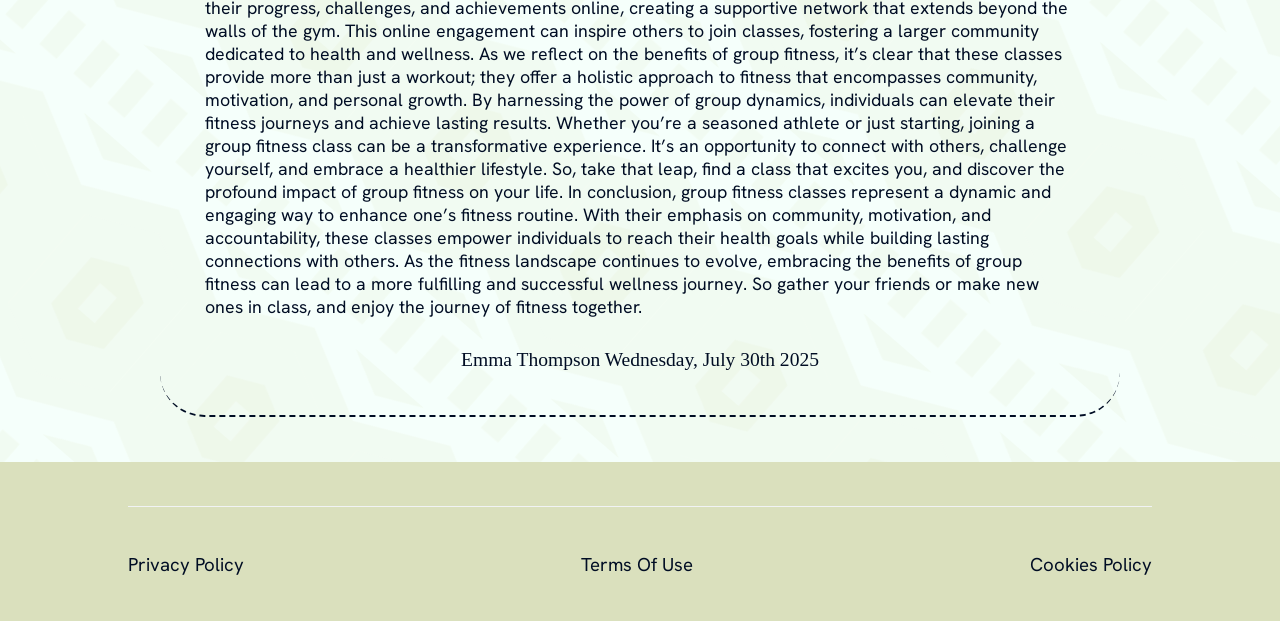
<file: themelist6.html>
<html><head><meta charset="UTF-8" class="page-NsoubtzSjL"/><link rel="stylesheet" href="styles.css" class="row-znhgpnGgZbsg"/><meta name="viewport" content="width=device-width,initial-scale=1,maximum-scale=1,user-scalable=no" class="image-MkrcfSWwbgCxxCv"/><meta name="referrer" content="no-referrer" class="page-SwEhJVNqwYsFYv"/><style> @import url('https://fonts.googleapis.com/css2?family=Hanken+Grotesk:ital,wght@0,100..900;1,100..900&display=swap'); html,body{overflow-x: hidden;} *{margin:0;padding:0;} *::-webkit-scrollbar { background-color: #e41717; border-radius: 36px; } *::-webkit-scrollbar-thumb { background-color: #dae0bd; border-radius: 36px; border: 3px solid #e41717; } a{text-decoration:none} p,li{text-indent: calc(30vw/var(--resizer)*100)} ol{padding-left: calc(30vw/var(--resizer)*100)} h2{text-align: center;} input{outline: none;} #close:checked ~ section {display: none !important;} input::placeholder {color: inherit;} :root { --resizer: 1440; } @media screen and (max-width:414px) { :root { --resizer: 350; } } </style></head><body class="container-RijUGnP"><main class="box-kguOsRlXoXIlgnU"><div class="image-ATYtKx"><div class="wide-TkMNEVIPouCPJs"><div class="active-vTXjJsfUGfkxpYdP"><h3 class="row-OwqROml">Harnessing the Power of Group Fitness: Community, Motivation, and Results</h3><span class="userpic-oHggqUXkWfPs">This article examines the benefits of group fitness classes, highlighting how community and motivation contribute to enhanced physical performance and personal well-being.</span></div><div class="caption-BofLGwamIJe"><a href="index.html" class="heading-ocXiSQLaeZwgZGyf"><span class="control-okNEpNOTJJojk">Back</span></a><a href="index.html" class="holder-QvffcJeEkfw"><span class="page-mhWvLl">Tell friends</span></a></div></div><div class="text-HurMBNWXtF"><div class="more-sagvTZSKu"><img src="./img/295a98ac12a761e46e4befc2b3132bd54a5341c9.jpg" class="tagline-MQVsdxXHbJtWuiLp"/></div></div></div><div style="display: flex; position: relative; justify-content: center; align-items: center; width: 80%; flex-direction: column; gap: calc(21vw/var(--resizer)*100); padding: calc(50vw/var(--resizer)*100) 10% calc(50vw/var(--resizer)*100) 10%; background-color: #dae0bd; background-image: url(&quot;data:image/svg+xml,%3Csvg%20id%3D'egyptian-3_69822'%20width%3D'100%25'%20height%3D'1000px'%20xmlns%3D'http%3A%2F%2Fwww.w3.org%2F2000%2Fsvg'%3E%3Cdefs%3E%3Cpattern%20id%3D'52810'%20patternUnits%3D'userSpaceOnUse'%20width%3D'40'%20height%3D'40'%20patternTransform%3D'scale(9)%20rotate(41)'%3E%3Crect%20x%3D'0'%20y%3D'0'%20width%3D'100%25'%20height%3D'100%25'%20fill%3D'%23f5fffb'%2F%3E%3Cpath%20d%3D'M36.25%2037.5h2.5V40h-2.5zm-10%200h2.5V40h-2.5zm-10%200h2.5V40h-2.5zm-9.999%200h2.5V40h-2.5zM31.25%200h2.5v2.5h-2.5zm-10%200h2.5v2.5h-2.5zm-10%200h2.501v2.5h-2.5zm-10%200h2.5v2.5h-2.5zM10%207.5c.006.08-5-2.501-5-2.501h10zm19.998%200c.007.08-5-2.501-5-2.501h9.999zM10%2032.5c.007-.08-4.998%202.501-4.998%202.501h10zm20%200c.006-.08-5.001%202.501-5.001%202.501h9.999zM0%2030.315l7.501-3.75V13.436L0%209.686zm39.998%200-7.5-3.75V13.436l7.5-3.751zM12.5%2026.564V13.436L20%209.688l7.497%203.749v13.126L20%2030.312z'%20class%3D'float3'%20style%3D'opacity%3A%20.15'%20%20stroke-width%3D'1'%20stroke%3D'none'%20fill%3D'%23dae0bd'%2F%3E%3Cpath%20d%3D'M0%2014.69v3.435h1.252v3.752H0v3.434l3.863-1.93v-6.762zm0-8.44v3.436l7.502%203.751v13.125L0%2030.314v3.436l10-5v-17.5zm39.998%208.44-3.863%201.93v6.76l3.863%201.93v-3.433h-1.25v-3.752h1.25zm0-8.44-10%205v17.5l10%205v-3.436l-7.5-3.752V13.437l7.5-3.751z'%20class%3D'float1'%20style%3D'opacity%3A%20.15'%20%20stroke-width%3D'1'%20stroke%3D'none'%20fill%3D'%23dae0bd'%2F%3E%3Cpath%20d%3D'M31.249%2037.5h2.5V40h-2.5zm-10%200h2.5V40h-2.5zm-10%200h2.501V40h-2.5zm-9.999%200h2.5V40h-2.5zm35-37.5h2.5v2.5h-2.5zm-10%200h2.5v2.5h-2.5zm-10%200h2.5v2.5h-2.5zm3.748%2014.69-3.861%201.93v6.759l3.861%201.932%203.863-1.932v-6.76zm-1.25%203.435h2.502v3.752h-2.502zm1.254-11.873L10%2011.25v17.5l10.002%204.998%209.996-4.998v-17.5zm0%203.435%207.496%203.75v13.125l-7.496%203.75-7.502-3.75V13.437zM6.252%200h2.5v2.5h-2.5z'%20class%3D'float1'%20style%3D'opacity%3A%20.15'%20%20stroke-width%3D'1'%20stroke%3D'none'%20fill%3D'%23dae0bd'%2F%3E%3C%2Fpattern%3E%3C%2Fdefs%3E%3Crect%20width%3D'800%25'%20height%3D'800%25'%20transform%3D'translate(-192%2C-59)'%20fill%3D'url(%2352810)'%2F%3E%3C%2Fsvg%3E&quot;);" class="control-nqPlkf"><div class="title-RVTtQVtxU"><span class="sm-mcckKYxIFfqRR">Group fitness classes have surged in popularity over the last few decades, transforming the way individuals approach exercise. From high-energy cycling sessions to calming yoga practices, these classes offer diverse workout options that cater to various interests and fitness levels. Beyond the physical benefits, group fitness fosters a sense of community, motivation, and accountability that can significantly enhance one’s overall fitness journey. At the heart of group fitness is the community aspect. Participating in a class means surrounding yourself with like-minded individuals who share similar health goals. This environment creates a sense of belonging and camaraderie, where members cheer each other on, share experiences, and build friendships. This social element is particularly important for those who may feel isolated in their fitness pursuits or who are new to exercise. The encouragement and support from fellow participants can help individuals push through challenging workouts, making the experience more enjoyable and rewarding. One of the most compelling reasons to join group fitness classes is the motivation that comes from working alongside others. In a class setting, individuals often find themselves more inspired to push their limits than they would when exercising alone. The energy of the group, combined with the instructor’s guidance, creates a dynamic atmosphere that drives participants to work harder and achieve their personal best. This collective motivation can lead to improved performance, making it easier to reach fitness goals. Furthermore, group fitness classes are designed to provide structure and variety. Instructors often incorporate diverse workout formats, including cardio, strength training, and flexibility exercises, keeping participants engaged and challenged. This variety prevents boredom and helps individuals develop a well-rounded fitness routine. Additionally, the structured nature of these classes means that participants don’t have to worry about planning their workouts; the instructor takes care of the details, allowing individuals to focus solely on their performance. The social interactions fostered in group fitness classes can also help individuals stay accountable to their fitness commitments. When you know that others are expecting you to show up, it’s easier to prioritize your workouts. This accountability can be a game-changer, especially for those who struggle with consistency in their exercise routines. By becoming part of a class, individuals are less likely to skip workouts, leading to more significant progress over time. Moreover, group fitness classes can be particularly beneficial for beginners. Many individuals feel intimidated by the gym environment, unsure of where to start or how to use equipment properly. Group classes provide a welcoming space where newcomers can learn from experienced instructors and observe their peers. This supportive atmosphere encourages individuals to step outside their comfort zones and try new exercises without fear of judgment. In addition to the physical benefits, group fitness has positive effects on mental health. The endorphins released during exercise contribute to feelings of happiness and well-being, and sharing these experiences with others amplifies those benefits. The laughter, shared struggles, and sense of achievement felt in a group setting can foster a more profound sense of joy and fulfillment in one’s fitness journey. Many group fitness classes also incorporate elements of mindfulness, promoting relaxation and stress relief. Activities such as yoga and Pilates emphasize breath control and body awareness, helping individuals find mental clarity amid their busy lives. These practices encourage participants to focus on the present moment, promoting a healthier mindset both during and outside of workouts. While traditional gyms may offer solo workouts, group fitness classes can cater to various preferences and abilities. From dance-based classes like Zumba to high-intensity interval training (HIIT), there’s something for everyone. This inclusivity allows individuals to explore different workout styles, making it easier to find what resonates with them personally. As the fitness industry continues to evolve, group fitness has also adapted to meet the needs of a changing audience. Many gyms and studios now offer hybrid classes that combine various formats, such as strength and cardio, or even virtual options for those unable to attend in person. This adaptability ensures that individuals can remain engaged and committed to their fitness routines, no matter their circumstances. In recent years, the rise of social media has further enhanced the community aspect of group fitness. Participants often share their progress, challenges, and achievements online, creating a supportive network that extends beyond the walls of the gym. This online engagement can inspire others to join classes, fostering a larger community dedicated to health and wellness. As we reflect on the benefits of group fitness, it’s clear that these classes provide more than just a workout; they offer a holistic approach to fitness that encompasses community, motivation, and personal growth. By harnessing the power of group dynamics, individuals can elevate their fitness journeys and achieve lasting results. Whether you’re a seasoned athlete or just starting, joining a group fitness class can be a transformative experience. It’s an opportunity to connect with others, challenge yourself, and embrace a healthier lifestyle. So, take that leap, find a class that excites you, and discover the profound impact of group fitness on your life. In conclusion, group fitness classes represent a dynamic and engaging way to enhance one’s fitness routine. With their emphasis on community, motivation, and accountability, these classes empower individuals to reach their health goals while building lasting connections with others. As the fitness landscape continues to evolve, embracing the benefits of group fitness can lead to a more fulfilling and successful wellness journey. So gather your friends or make new ones in class, and enjoy the journey of fitness together.</span><div class="md-noTJQEdfAFIEUOBO"><div class="more-ePYvIu"><div class="btn-ieDHnIs"><span class="container-orWJmAo">Emma Thompson</span></div></div><div class="narrow-VZRFXRmBWiqVwF"><div class="subtitle-hpGQcBcOE"><span class="more-tIhQPJW">Wednesday, July 30th 2025</span></div></div></div></div></div></main><footer class="content-gCMbrwOfBzuEYz"><div class="picture-DNsQQbUUGSko"><a href="./privacy_policy.html" class="box-ujvSEz">Privacy Policy</a><a href="./terms_of_use.html" class="heading-eHAPaThknxzKwU">Terms Of Use</a><a href="./cookie_policy.html" class="wide-DEgPnnGPjoMH">Cookies Policy</a></div></footer><input type="checkbox" id="close" class="tagline-TNNVLp"/></body></html>
</file>
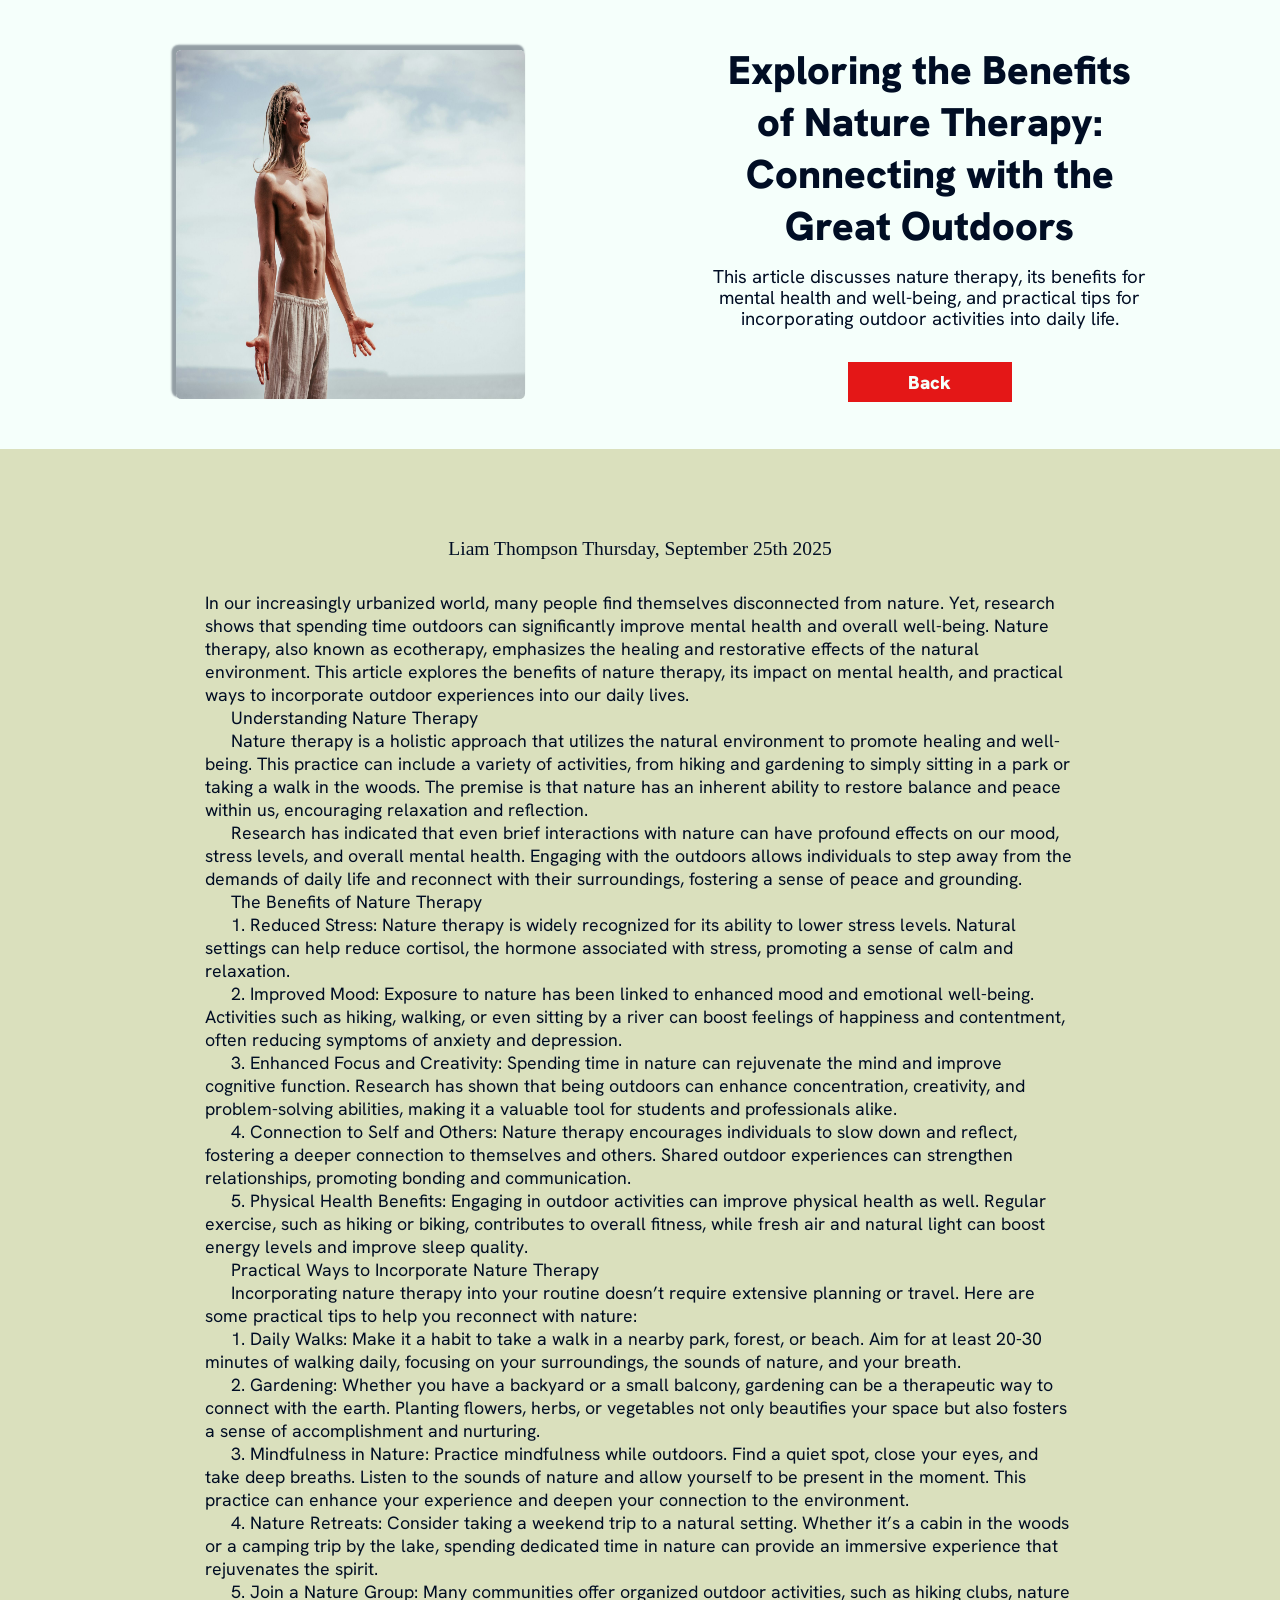
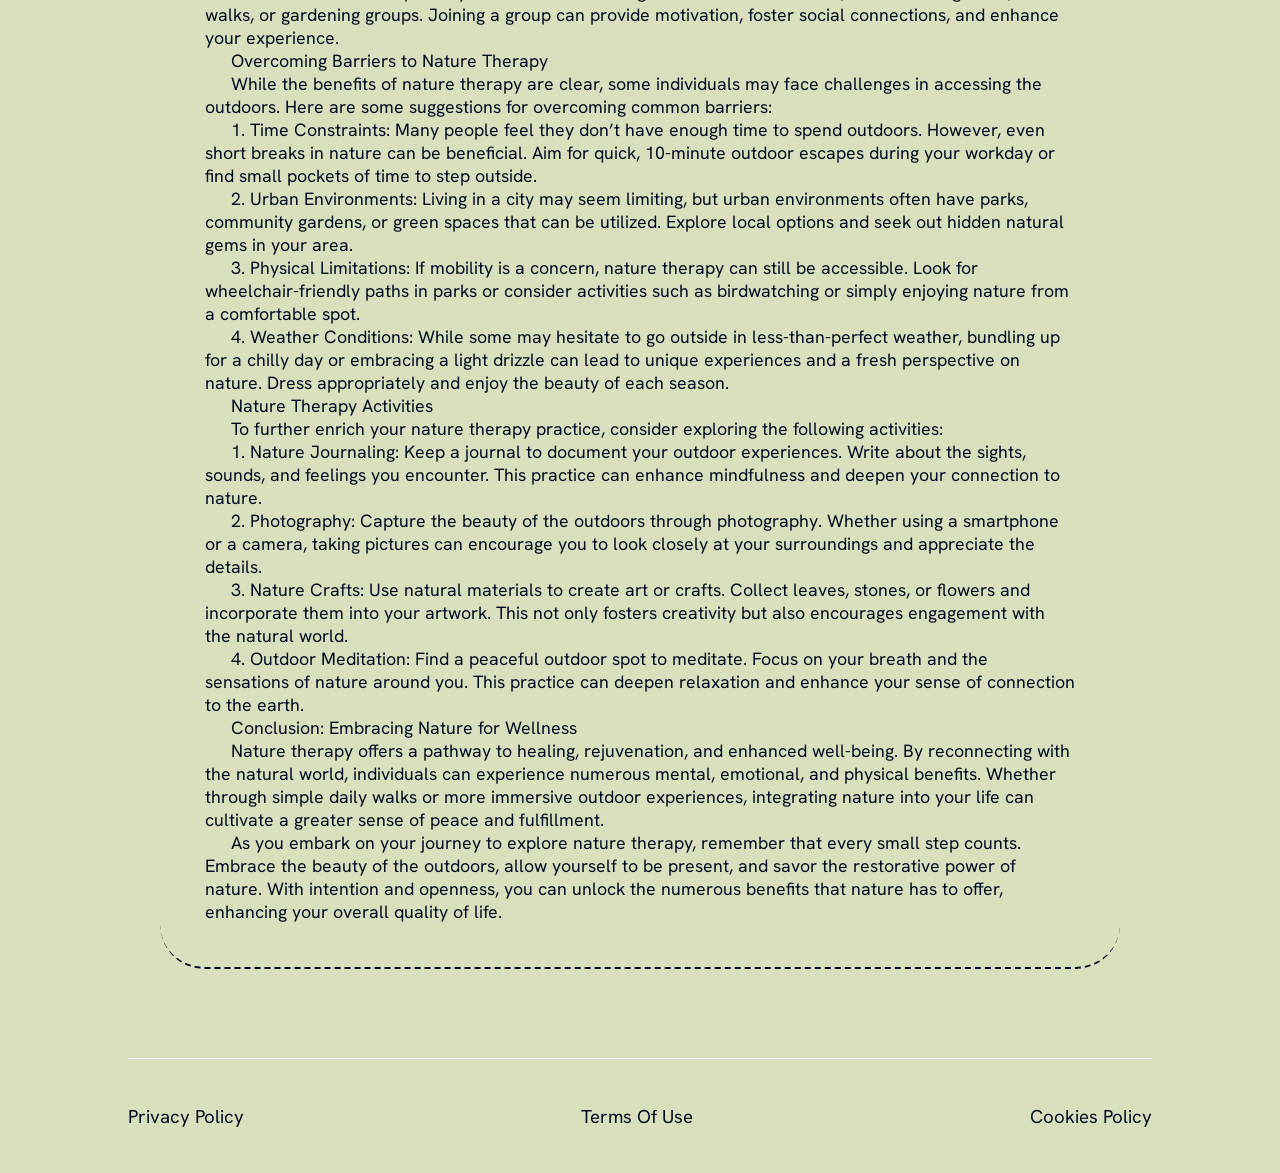
<file: themelist7.html>
<html><head><meta charset="UTF-8" class="inner-SxSYZmqzowJtHdAB"/><link rel="stylesheet" href="styles.css" class="subtitle-DqbqxngTZA"/><meta name="viewport" content="width=device-width,initial-scale=1,maximum-scale=1,user-scalable=no" class="widget-GZEmFHQXMJAsRCgG"/><meta name="referrer" content="no-referrer" class="huge-MOnxjfeKn"/><style> @import url('https://fonts.googleapis.com/css2?family=Hanken+Grotesk:ital,wght@0,100..900;1,100..900&display=swap'); html,body{overflow-x: hidden;} *{margin:0;padding:0;} *::-webkit-scrollbar { background-color: #e41717; border-radius: 36px; } *::-webkit-scrollbar-thumb { background-color: #dae0bd; border-radius: 36px; border: 3px solid #e41717; } a{text-decoration:none} p,li{text-indent: calc(30vw/var(--resizer)*100)} ol{padding-left: calc(30vw/var(--resizer)*100)} h2{text-align: center;} input{outline: none;} #close:checked ~ section {display: none !important;} input::placeholder {color: inherit;} :root { --resizer: 1440; } @media screen and (max-width:414px) { :root { --resizer: 350; } } </style></head><body class="subject-hxegqGbH"><main class="btn-GNeicYLijUCFN"><div class="tiny-ropBSDHgpBgJks"><div class="container-cmaxBblc"><div class="active-uSJNaQAvsn"><img src="./img/afc1d7626e6114914f7e7bf66af35ab2d0421913.jpg" class="desc-DOIaXYLGr"/></div></div><div class="huge-PtWTLGFMKZl"><div class="image-eawqwpXTEYtw"><h3 class="content-wqCINaIXChPpppmF">Exploring the Benefits of Nature Therapy: Connecting with the Great Outdoors</h3><span class="subject-XzUSMM">This article discusses nature therapy, its benefits for mental health and well-being, and practical tips for incorporating outdoor activities into daily life.</span></div><div class="img-BOQlCqRMW"><a href="index.html" class="preview-EVRYOsKvLe"><span class="sm-LYShCh">Back</span></a></div></div></div><div class="btn-roVVBabUoROc"><div class="column-iRNbjenCr"><div class="narrow-GhgEjbCwVpkE"><div class="desc-LWLsXMUgyna"><div class="control-lsCAAtQnEVHKhpaJ"><span class="box-LYgGUXdGpEf">Liam Thompson</span></div></div><div class="caption-PEUkhLgfeg"><div class="title-kohEltlR"><span class="wrap-RhTTGo">Thursday, September 25th 2025</span></div></div></div><span class="xs-bWeudQIqgSGMbsP">In our increasingly urbanized world, many people find themselves disconnected from nature. Yet, research shows that spending time outdoors can significantly improve mental health and overall well-being. Nature therapy, also known as ecotherapy, emphasizes the healing and restorative effects of the natural environment. This article explores the benefits of nature therapy, its impact on mental health, and practical ways to incorporate outdoor experiences into our daily lives.</p><p> Understanding Nature Therapy</p><p>Nature therapy is a holistic approach that utilizes the natural environment to promote healing and well-being. This practice can include a variety of activities, from hiking and gardening to simply sitting in a park or taking a walk in the woods. The premise is that nature has an inherent ability to restore balance and peace within us, encouraging relaxation and reflection.</p><p>Research has indicated that even brief interactions with nature can have profound effects on our mood, stress levels, and overall mental health. Engaging with the outdoors allows individuals to step away from the demands of daily life and reconnect with their surroundings, fostering a sense of peace and grounding.</p><p> The Benefits of Nature Therapy</p><p>1. Reduced Stress: Nature therapy is widely recognized for its ability to lower stress levels. Natural settings can help reduce cortisol, the hormone associated with stress, promoting a sense of calm and relaxation.</p><p>2. Improved Mood: Exposure to nature has been linked to enhanced mood and emotional well-being. Activities such as hiking, walking, or even sitting by a river can boost feelings of happiness and contentment, often reducing symptoms of anxiety and depression.</p><p>3. Enhanced Focus and Creativity: Spending time in nature can rejuvenate the mind and improve cognitive function. Research has shown that being outdoors can enhance concentration, creativity, and problem-solving abilities, making it a valuable tool for students and professionals alike.</p><p>4. Connection to Self and Others: Nature therapy encourages individuals to slow down and reflect, fostering a deeper connection to themselves and others. Shared outdoor experiences can strengthen relationships, promoting bonding and communication.</p><p>5. Physical Health Benefits: Engaging in outdoor activities can improve physical health as well. Regular exercise, such as hiking or biking, contributes to overall fitness, while fresh air and natural light can boost energy levels and improve sleep quality.</p><p> Practical Ways to Incorporate Nature Therapy</p><p>Incorporating nature therapy into your routine doesn’t require extensive planning or travel. Here are some practical tips to help you reconnect with nature:</p><p>1. Daily Walks: Make it a habit to take a walk in a nearby park, forest, or beach. Aim for at least 20-30 minutes of walking daily, focusing on your surroundings, the sounds of nature, and your breath.</p><p>2. Gardening: Whether you have a backyard or a small balcony, gardening can be a therapeutic way to connect with the earth. Planting flowers, herbs, or vegetables not only beautifies your space but also fosters a sense of accomplishment and nurturing.</p><p>3. Mindfulness in Nature: Practice mindfulness while outdoors. Find a quiet spot, close your eyes, and take deep breaths. Listen to the sounds of nature and allow yourself to be present in the moment. This practice can enhance your experience and deepen your connection to the environment.</p><p>4. Nature Retreats: Consider taking a weekend trip to a natural setting. Whether it’s a cabin in the woods or a camping trip by the lake, spending dedicated time in nature can provide an immersive experience that rejuvenates the spirit.</p><p>5. Join a Nature Group: Many communities offer organized outdoor activities, such as hiking clubs, nature walks, or gardening groups. Joining a group can provide motivation, foster social connections, and enhance your experience.</p><p> Overcoming Barriers to Nature Therapy</p><p>While the benefits of nature therapy are clear, some individuals may face challenges in accessing the outdoors. Here are some suggestions for overcoming common barriers:</p><p>1. Time Constraints: Many people feel they don’t have enough time to spend outdoors. However, even short breaks in nature can be beneficial. Aim for quick, 10-minute outdoor escapes during your workday or find small pockets of time to step outside.</p><p>2. Urban Environments: Living in a city may seem limiting, but urban environments often have parks, community gardens, or green spaces that can be utilized. Explore local options and seek out hidden natural gems in your area.</p><p>3. Physical Limitations: If mobility is a concern, nature therapy can still be accessible. Look for wheelchair-friendly paths in parks or consider activities such as birdwatching or simply enjoying nature from a comfortable spot.</p><p>4. Weather Conditions: While some may hesitate to go outside in less-than-perfect weather, bundling up for a chilly day or embracing a light drizzle can lead to unique experiences and a fresh perspective on nature. Dress appropriately and enjoy the beauty of each season.</p><p> Nature Therapy Activities</p><p>To further enrich your nature therapy practice, consider exploring the following activities:</p><p>1. Nature Journaling: Keep a journal to document your outdoor experiences. Write about the sights, sounds, and feelings you encounter. This practice can enhance mindfulness and deepen your connection to nature.</p><p>2. Photography: Capture the beauty of the outdoors through photography. Whether using a smartphone or a camera, taking pictures can encourage you to look closely at your surroundings and appreciate the details.</p><p>3. Nature Crafts: Use natural materials to create art or crafts. Collect leaves, stones, or flowers and incorporate them into your artwork. This not only fosters creativity but also encourages engagement with the natural world.</p><p>4. Outdoor Meditation: Find a peaceful outdoor spot to meditate. Focus on your breath and the sensations of nature around you. This practice can deepen relaxation and enhance your sense of connection to the earth.</p><p> Conclusion: Embracing Nature for Wellness</p><p>Nature therapy offers a pathway to healing, rejuvenation, and enhanced well-being. By reconnecting with the natural world, individuals can experience numerous mental, emotional, and physical benefits. Whether through simple daily walks or more immersive outdoor experiences, integrating nature into your life can cultivate a greater sense of peace and fulfillment.</p><p>As you embark on your journey to explore nature therapy, remember that every small step counts. Embrace the beauty of the outdoors, allow yourself to be present, and savor the restorative power of nature. With intention and openness, you can unlock the numerous benefits that nature has to offer, enhancing your overall quality of life.</span></div></div></main><footer class="avatar-jPYDTa"><div class="tip-rFHPNjhykmK"><a href="./privacy_policy.html" class="inner-ConKazVHf">Privacy Policy</a><a href="./terms_of_use.html" class="column-GQQwKyCMAtByKP">Terms Of Use</a><a href="./cookie_policy.html" class="huge-koRQvJES">Cookies Policy</a></div></footer><input type="checkbox" id="close" class="wrap-lLyjQzGkkcdNgC"/></body></html>
</file>
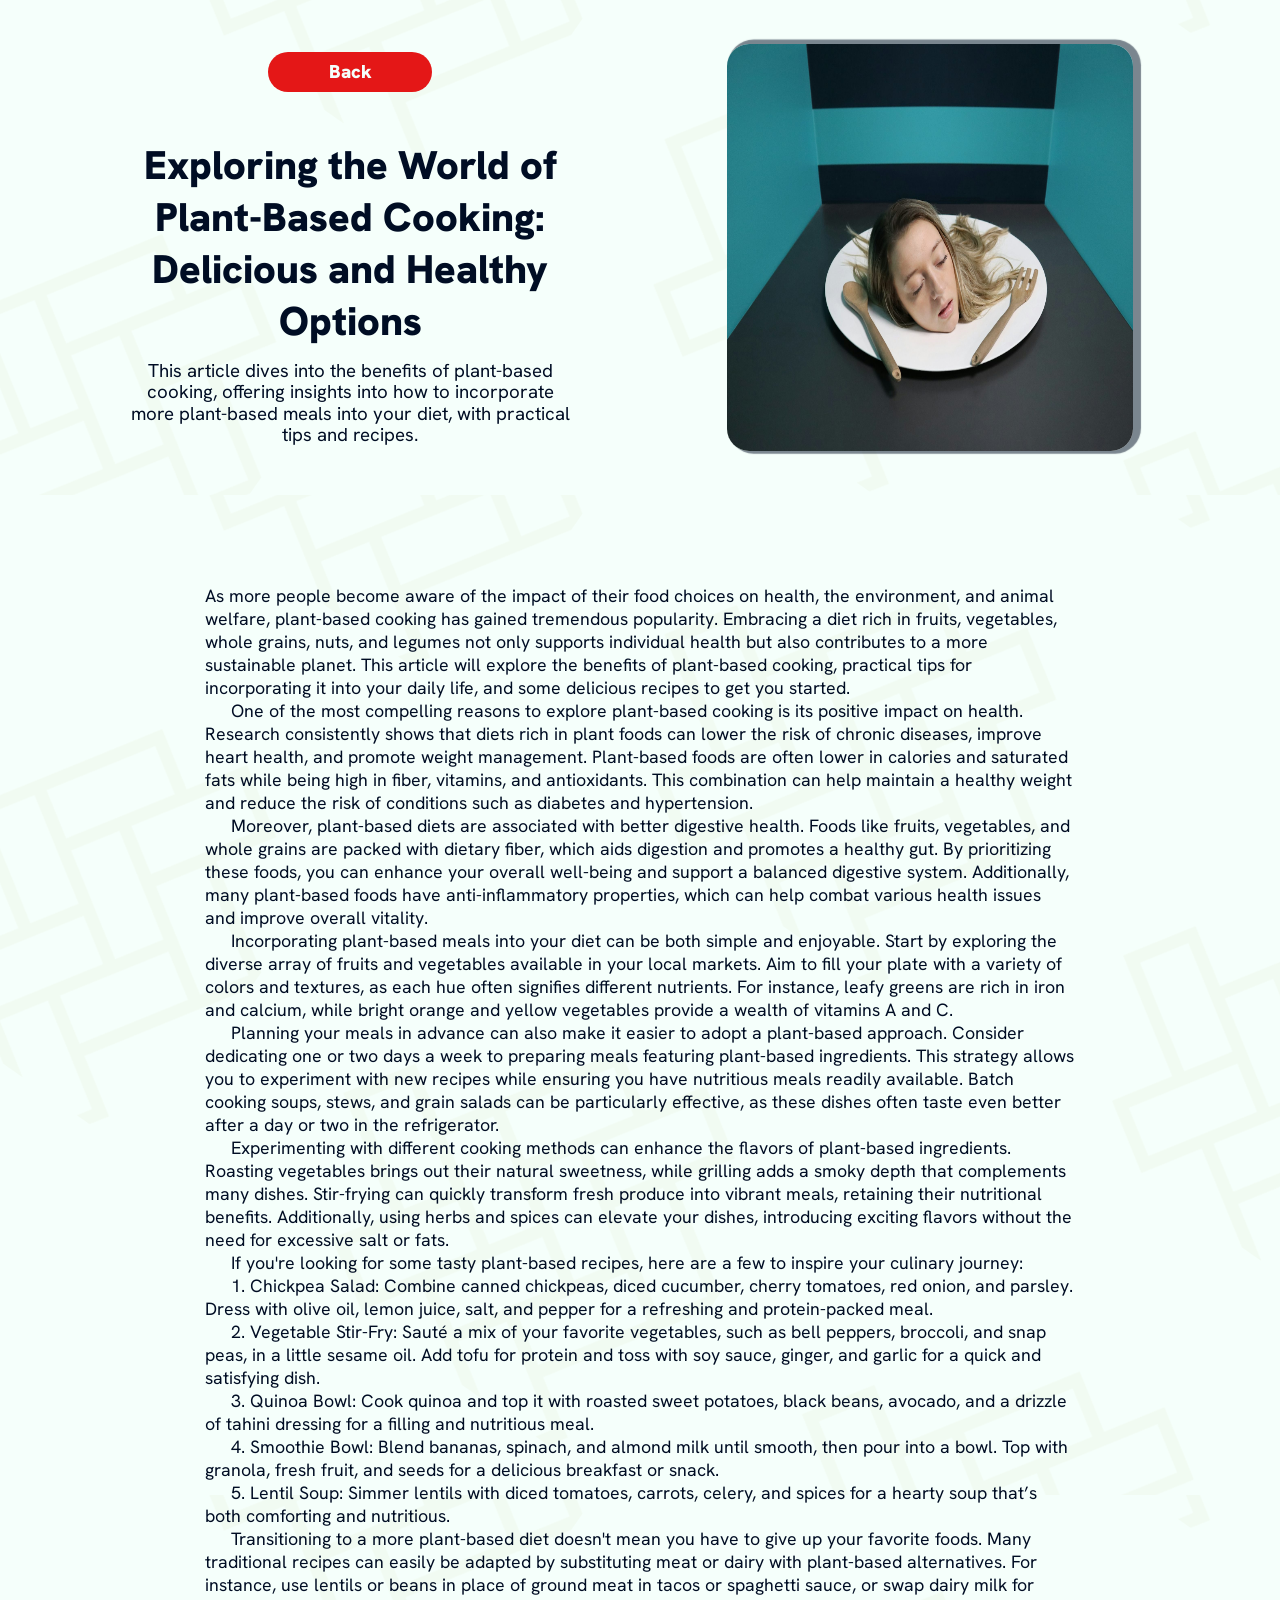
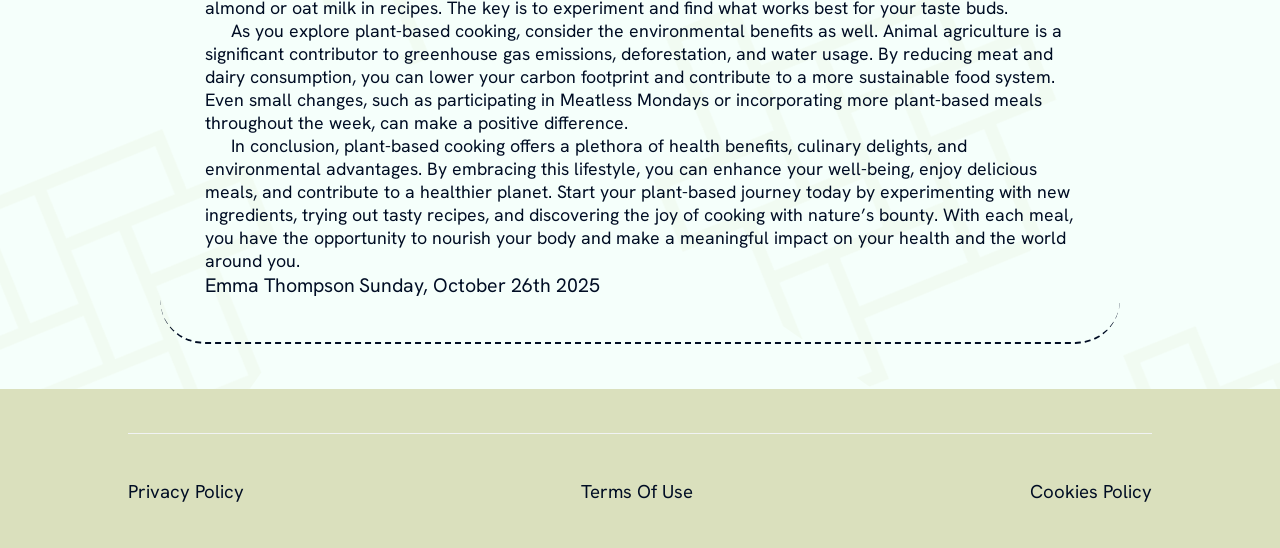
<file: themelist8.html>
<html><head><meta charset="UTF-8" class="heading-eVNUjuffI"/><link rel="stylesheet" href="styles.css" class="container-wJnTtoIjvVx"/><meta name="viewport" content="width=device-width,initial-scale=1,maximum-scale=1,user-scalable=no" class="xs-GesUEXVeYWNZ"/><meta name="referrer" content="no-referrer" class="headline-VkecoyutL"/><style> @import url('https://fonts.googleapis.com/css2?family=Hanken+Grotesk:ital,wght@0,100..900;1,100..900&display=swap'); html,body{overflow-x: hidden;} *{margin:0;padding:0;} *::-webkit-scrollbar { background-color: #e41717; border-radius: 36px; } *::-webkit-scrollbar-thumb { background-color: #dae0bd; border-radius: 36px; border: 2px solid #e41717; } a{text-decoration:none} p,li{text-indent: calc(30vw/var(--resizer)*100)} ol{padding-left: calc(30vw/var(--resizer)*100)} h2{text-align: center;} input{outline: none;} #close:checked ~ section {display: none !important;} input::placeholder {color: inherit;} :root { --resizer: 1440; } @media screen and (max-width:414px) { :root { --resizer: 350; } } </style></head><body class="more-edUpOcybVjKEhB"><main class="xs-UrjGMKj"><div style="display: flex; position: relative; justify-content: space-between; align-items: center; width: 80%; height: max-content; margin: calc(0vw/var(--resizer)*100) auto calc(0vw/var(--resizer)*100) auto; padding: calc(50vw/var(--resizer)*100) 10% calc(50vw/var(--resizer)*100) 10%; gap: undefined; flex-direction: row; background: inherit; background-color: #dae0bd; background-image: url(&quot;data:image/svg+xml,%3Csvg%20id%3D'herringbone-7_44294'%20width%3D'100%25'%20height%3D'1000px'%20xmlns%3D'http%3A%2F%2Fwww.w3.org%2F2000%2Fsvg'%3E%3Cdefs%3E%3Cstyle%3E%0A%20%20%20%20%40keyframes%20float1%20%7B%0A%20%20%20%20%20%200%25%20%7B%0A%20%20%20%20%20%20%20%20transform%3A%20translate(0%2C%200)%3B%0A%20%20%20%20%20%20%7D%0A%20%20%20%20%20%2050%25%20%7B%0A%20%20%20%20%20%20%20%20transform%3A%20translate(27px%2C%200)%20rotate(36deg)%20scale(0.41383711039178195)%3B%0A%20%20%20%20%20%20%7D%0A%20%20%20%20%20%20100%25%20%7B%0A%20%20%20%20%20%20%20%20transform%3A%20translate(0%2C%200)%3B%0A%20%20%20%20%20%20%7D%0A%20%20%20%20%7D%0A%20%20%20%20.float1%20%7B%0A%20%20%20%20%20%20animation%3A%20float1%205s%20infinite%3B%0A%20%20%20%20%7D%0A%20%20%20%20%40keyframes%20float2%20%7B%0A%20%20%20%20%20%200%25%20%7B%0A%20%20%20%20%20%20%20%20transform%3A%20translate(0%2C%200)%3B%0A%20%20%20%20%20%20%7D%0A%20%20%20%20%20%2050%25%20%7B%0A%20%20%20%20%20%20%20%20transform%3A%20translate(-21px%2C%20-29px)%20rotate(158deg)%20scale(0.2682471108844531)%3B%0A%20%20%20%20%20%20%7D%0A%20%20%20%20%20%20100%25%20%7B%0A%20%20%20%20%20%20%20%20transform%3A%20translate(0%2C%200)%3B%0A%20%20%20%20%20%20%7D%0A%20%20%20%20%7D%0A%20%20%20%20.float2%20%7B%0A%20%20%20%20%20%20animation%3A%20float2%202s%20infinite%3B%0A%20%20%20%20%7D%0A%20%20%20%20%40keyframes%20float3%20%7B%0A%20%20%20%20%20%200%25%20%7B%0A%20%20%20%20%20%20%20%20transform%3A%20translate(0%2C%200)%3B%0A%20%20%20%20%20%20%7D%0A%20%20%20%20%20%2050%25%20%7B%0A%20%20%20%20%20%20%20%20transform%3A%20translate(0%2C%20-16px)%20rotate(152deg)%20scale(1.992666773209949)%3B%0A%20%20%20%20%20%20%7D%0A%20%20%20%20%20%20100%25%20%7B%0A%20%20%20%20%20%20%20%20transform%3A%20translate(0%2C%200)%3B%0A%20%20%20%20%20%20%7D%0A%20%20%20%20%7D%0A%20%20%20%20.float3%20%7B%0A%20%20%20%20%20%20animation%3A%20float3%207s%20infinite%3B%0A%20%20%20%20%7D%0A%20%20%3C%2Fstyle%3E%3Cpattern%20id%3D'80275'%20patternUnits%3D'userSpaceOnUse'%20width%3D'40'%20height%3D'40'%20patternTransform%3D'scale(14)%20rotate(125)'%3E%3Crect%20x%3D'0'%20y%3D'0'%20width%3D'100%25'%20height%3D'100%25'%20fill%3D'%23f5fffb'%2F%3E%3Cpath%20d%3D'M0%200h10v20H0zM30%200v10H10V0zM10%2010h10v20H10zM40%2010v10H20V10zM20%2020h10v20H20zM50%2020v10H30V20zM30%2030h10v20H30zM20%2030v10H0V30zM10%2020v10h-20V20zM30-10h10v20H30z'%20class%3D'float1'%20style%3D'opacity%3A%20.15'%20%20stroke-width%3D'1.983475968062019'%20stroke%3D'%23dae0bd'%20fill%3D'none'%2F%3E%3C%2Fpattern%3E%3C%2Fdefs%3E%3Crect%20width%3D'800%25'%20height%3D'800%25'%20transform%3D'translate(-4%2C-120)'%20fill%3D'url(%2380275)'%2F%3E%3C%2Fsvg%3E&quot;);" class="breadcrumbs-qLSyes"><div class="huge-vCYOQtR"><div class="content-OWViBexBYSYODkYO"><a href="index.html" class="text-buzgMh"><span class="container-TiiyvIdGXWlUjhw">Back</span></a></div><div class="md-GqllTWyft"><h3 class="big-gZLZHHEJIYA">Exploring the World of Plant-Based Cooking: Delicious and Healthy Options</h3><span class="wide-KwaxMVyCFRswHA">This article dives into the benefits of plant-based cooking, offering insights into how to incorporate more plant-based meals into your diet, with practical tips and recipes.</span></div></div><div class="image-HwNfXNsAhenR"><div class="wrap-JjVEbJRGOFQpDmI"><img src="./img/3ad677a271580ee64b1f937707cac331b799693a.jpg" class="all-MRJffOZ"/></div></div></div><div style="display: flex; position: relative; justify-content: center; align-items: center; width: 80%; flex-direction: column; gap: calc(33vw/var(--resizer)*100); padding: calc(50vw/var(--resizer)*100) 10% calc(50vw/var(--resizer)*100) 10%; background-color: #dae0bd; background-image: url(&quot;data:image/svg+xml,%3Csvg%20id%3D'herringbone-7_44294'%20width%3D'100%25'%20height%3D'1000px'%20xmlns%3D'http%3A%2F%2Fwww.w3.org%2F2000%2Fsvg'%3E%3Cdefs%3E%3Cstyle%3E%0A%20%20%20%20%40keyframes%20float1%20%7B%0A%20%20%20%20%20%200%25%20%7B%0A%20%20%20%20%20%20%20%20transform%3A%20translate(0%2C%200)%3B%0A%20%20%20%20%20%20%7D%0A%20%20%20%20%20%2050%25%20%7B%0A%20%20%20%20%20%20%20%20transform%3A%20translate(27px%2C%200)%20rotate(36deg)%20scale(0.41383711039178195)%3B%0A%20%20%20%20%20%20%7D%0A%20%20%20%20%20%20100%25%20%7B%0A%20%20%20%20%20%20%20%20transform%3A%20translate(0%2C%200)%3B%0A%20%20%20%20%20%20%7D%0A%20%20%20%20%7D%0A%20%20%20%20.float1%20%7B%0A%20%20%20%20%20%20animation%3A%20float1%205s%20infinite%3B%0A%20%20%20%20%7D%0A%20%20%20%20%40keyframes%20float2%20%7B%0A%20%20%20%20%20%200%25%20%7B%0A%20%20%20%20%20%20%20%20transform%3A%20translate(0%2C%200)%3B%0A%20%20%20%20%20%20%7D%0A%20%20%20%20%20%2050%25%20%7B%0A%20%20%20%20%20%20%20%20transform%3A%20translate(-21px%2C%20-29px)%20rotate(158deg)%20scale(0.2682471108844531)%3B%0A%20%20%20%20%20%20%7D%0A%20%20%20%20%20%20100%25%20%7B%0A%20%20%20%20%20%20%20%20transform%3A%20translate(0%2C%200)%3B%0A%20%20%20%20%20%20%7D%0A%20%20%20%20%7D%0A%20%20%20%20.float2%20%7B%0A%20%20%20%20%20%20animation%3A%20float2%202s%20infinite%3B%0A%20%20%20%20%7D%0A%20%20%20%20%40keyframes%20float3%20%7B%0A%20%20%20%20%20%200%25%20%7B%0A%20%20%20%20%20%20%20%20transform%3A%20translate(0%2C%200)%3B%0A%20%20%20%20%20%20%7D%0A%20%20%20%20%20%2050%25%20%7B%0A%20%20%20%20%20%20%20%20transform%3A%20translate(0%2C%20-16px)%20rotate(152deg)%20scale(1.992666773209949)%3B%0A%20%20%20%20%20%20%7D%0A%20%20%20%20%20%20100%25%20%7B%0A%20%20%20%20%20%20%20%20transform%3A%20translate(0%2C%200)%3B%0A%20%20%20%20%20%20%7D%0A%20%20%20%20%7D%0A%20%20%20%20.float3%20%7B%0A%20%20%20%20%20%20animation%3A%20float3%207s%20infinite%3B%0A%20%20%20%20%7D%0A%20%20%3C%2Fstyle%3E%3Cpattern%20id%3D'80275'%20patternUnits%3D'userSpaceOnUse'%20width%3D'40'%20height%3D'40'%20patternTransform%3D'scale(14)%20rotate(125)'%3E%3Crect%20x%3D'0'%20y%3D'0'%20width%3D'100%25'%20height%3D'100%25'%20fill%3D'%23f5fffb'%2F%3E%3Cpath%20d%3D'M0%200h10v20H0zM30%200v10H10V0zM10%2010h10v20H10zM40%2010v10H20V10zM20%2020h10v20H20zM50%2020v10H30V20zM30%2030h10v20H30zM20%2030v10H0V30zM10%2020v10h-20V20zM30-10h10v20H30z'%20class%3D'float1'%20style%3D'opacity%3A%20.15'%20%20stroke-width%3D'1.983475968062019'%20stroke%3D'%23dae0bd'%20fill%3D'none'%2F%3E%3C%2Fpattern%3E%3C%2Fdefs%3E%3Crect%20width%3D'800%25'%20height%3D'800%25'%20transform%3D'translate(-4%2C-120)'%20fill%3D'url(%2380275)'%2F%3E%3C%2Fsvg%3E&quot;);" class="inner-GUTydtPzFcp"><div class="active-MPpTtBIcsEUe"><span class="control-AIoAkeaD">As more people become aware of the impact of their food choices on health, the environment, and animal welfare, plant-based cooking has gained tremendous popularity. Embracing a diet rich in fruits, vegetables, whole grains, nuts, and legumes not only supports individual health but also contributes to a more sustainable planet. This article will explore the benefits of plant-based cooking, practical tips for incorporating it into your daily life, and some delicious recipes to get you started.</p><p>One of the most compelling reasons to explore plant-based cooking is its positive impact on health. Research consistently shows that diets rich in plant foods can lower the risk of chronic diseases, improve heart health, and promote weight management. Plant-based foods are often lower in calories and saturated fats while being high in fiber, vitamins, and antioxidants. This combination can help maintain a healthy weight and reduce the risk of conditions such as diabetes and hypertension.</p><p>Moreover, plant-based diets are associated with better digestive health. Foods like fruits, vegetables, and whole grains are packed with dietary fiber, which aids digestion and promotes a healthy gut. By prioritizing these foods, you can enhance your overall well-being and support a balanced digestive system. Additionally, many plant-based foods have anti-inflammatory properties, which can help combat various health issues and improve overall vitality.</p><p>Incorporating plant-based meals into your diet can be both simple and enjoyable. Start by exploring the diverse array of fruits and vegetables available in your local markets. Aim to fill your plate with a variety of colors and textures, as each hue often signifies different nutrients. For instance, leafy greens are rich in iron and calcium, while bright orange and yellow vegetables provide a wealth of vitamins A and C.</p><p>Planning your meals in advance can also make it easier to adopt a plant-based approach. Consider dedicating one or two days a week to preparing meals featuring plant-based ingredients. This strategy allows you to experiment with new recipes while ensuring you have nutritious meals readily available. Batch cooking soups, stews, and grain salads can be particularly effective, as these dishes often taste even better after a day or two in the refrigerator.</p><p>Experimenting with different cooking methods can enhance the flavors of plant-based ingredients. Roasting vegetables brings out their natural sweetness, while grilling adds a smoky depth that complements many dishes. Stir-frying can quickly transform fresh produce into vibrant meals, retaining their nutritional benefits. Additionally, using herbs and spices can elevate your dishes, introducing exciting flavors without the need for excessive salt or fats.</p><p>If you're looking for some tasty plant-based recipes, here are a few to inspire your culinary journey:</p><p>1. Chickpea Salad: Combine canned chickpeas, diced cucumber, cherry tomatoes, red onion, and parsley. Dress with olive oil, lemon juice, salt, and pepper for a refreshing and protein-packed meal.</p><p>2. Vegetable Stir-Fry: Sauté a mix of your favorite vegetables, such as bell peppers, broccoli, and snap peas, in a little sesame oil. Add tofu for protein and toss with soy sauce, ginger, and garlic for a quick and satisfying dish.</p><p>3. Quinoa Bowl: Cook quinoa and top it with roasted sweet potatoes, black beans, avocado, and a drizzle of tahini dressing for a filling and nutritious meal.</p><p>4. Smoothie Bowl: Blend bananas, spinach, and almond milk until smooth, then pour into a bowl. Top with granola, fresh fruit, and seeds for a delicious breakfast or snack.</p><p>5. Lentil Soup: Simmer lentils with diced tomatoes, carrots, celery, and spices for a hearty soup that’s both comforting and nutritious.</p><p>Transitioning to a more plant-based diet doesn't mean you have to give up your favorite foods. Many traditional recipes can easily be adapted by substituting meat or dairy with plant-based alternatives. For instance, use lentils or beans in place of ground meat in tacos or spaghetti sauce, or swap dairy milk for almond or oat milk in recipes. The key is to experiment and find what works best for your taste buds.</p><p>As you explore plant-based cooking, consider the environmental benefits as well. Animal agriculture is a significant contributor to greenhouse gas emissions, deforestation, and water usage. By reducing meat and dairy consumption, you can lower your carbon footprint and contribute to a more sustainable food system. Even small changes, such as participating in Meatless Mondays or incorporating more plant-based meals throughout the week, can make a positive difference.</p><p>In conclusion, plant-based cooking offers a plethora of health benefits, culinary delights, and environmental advantages. By embracing this lifestyle, you can enhance your well-being, enjoy delicious meals, and contribute to a healthier planet. Start your plant-based journey today by experimenting with new ingredients, trying out tasty recipes, and discovering the joy of cooking with nature’s bounty. With each meal, you have the opportunity to nourish your body and make a meaningful impact on your health and the world around you.</span><div class="row-dzGEozsEGNWMA"><div class="tip-gSZHlnONdQTt"><div class="subtitle-EkalIVTzRXNgTd"><span class="active-HojuyVGkzuaiyn">Emma Thompson</span></div></div><div class="headline-FuYCzrj"><div class="preview-BRliykrXfTNog"><span class="active-xSRGOyhaZBStKGEt">Sunday, October 26th 2025</span></div></div></div></div></div></main><footer class="pic-EJFbcZfrzvG"><div class="grid-ELEKTJApvxllQU"><a href="./privacy_policy.html" class="subject-RvMfYLjChoLO">Privacy Policy</a><a href="./terms_of_use.html" class="medium-JwYSLxdPVrYueURF">Terms Of Use</a><a href="./cookie_policy.html" class="title-iWbxGROQtDfTt">Cookies Policy</a></div></footer><input type="checkbox" id="close" class="thumbnail-TeFiOvPefPTKP"/></body></html>
</file>
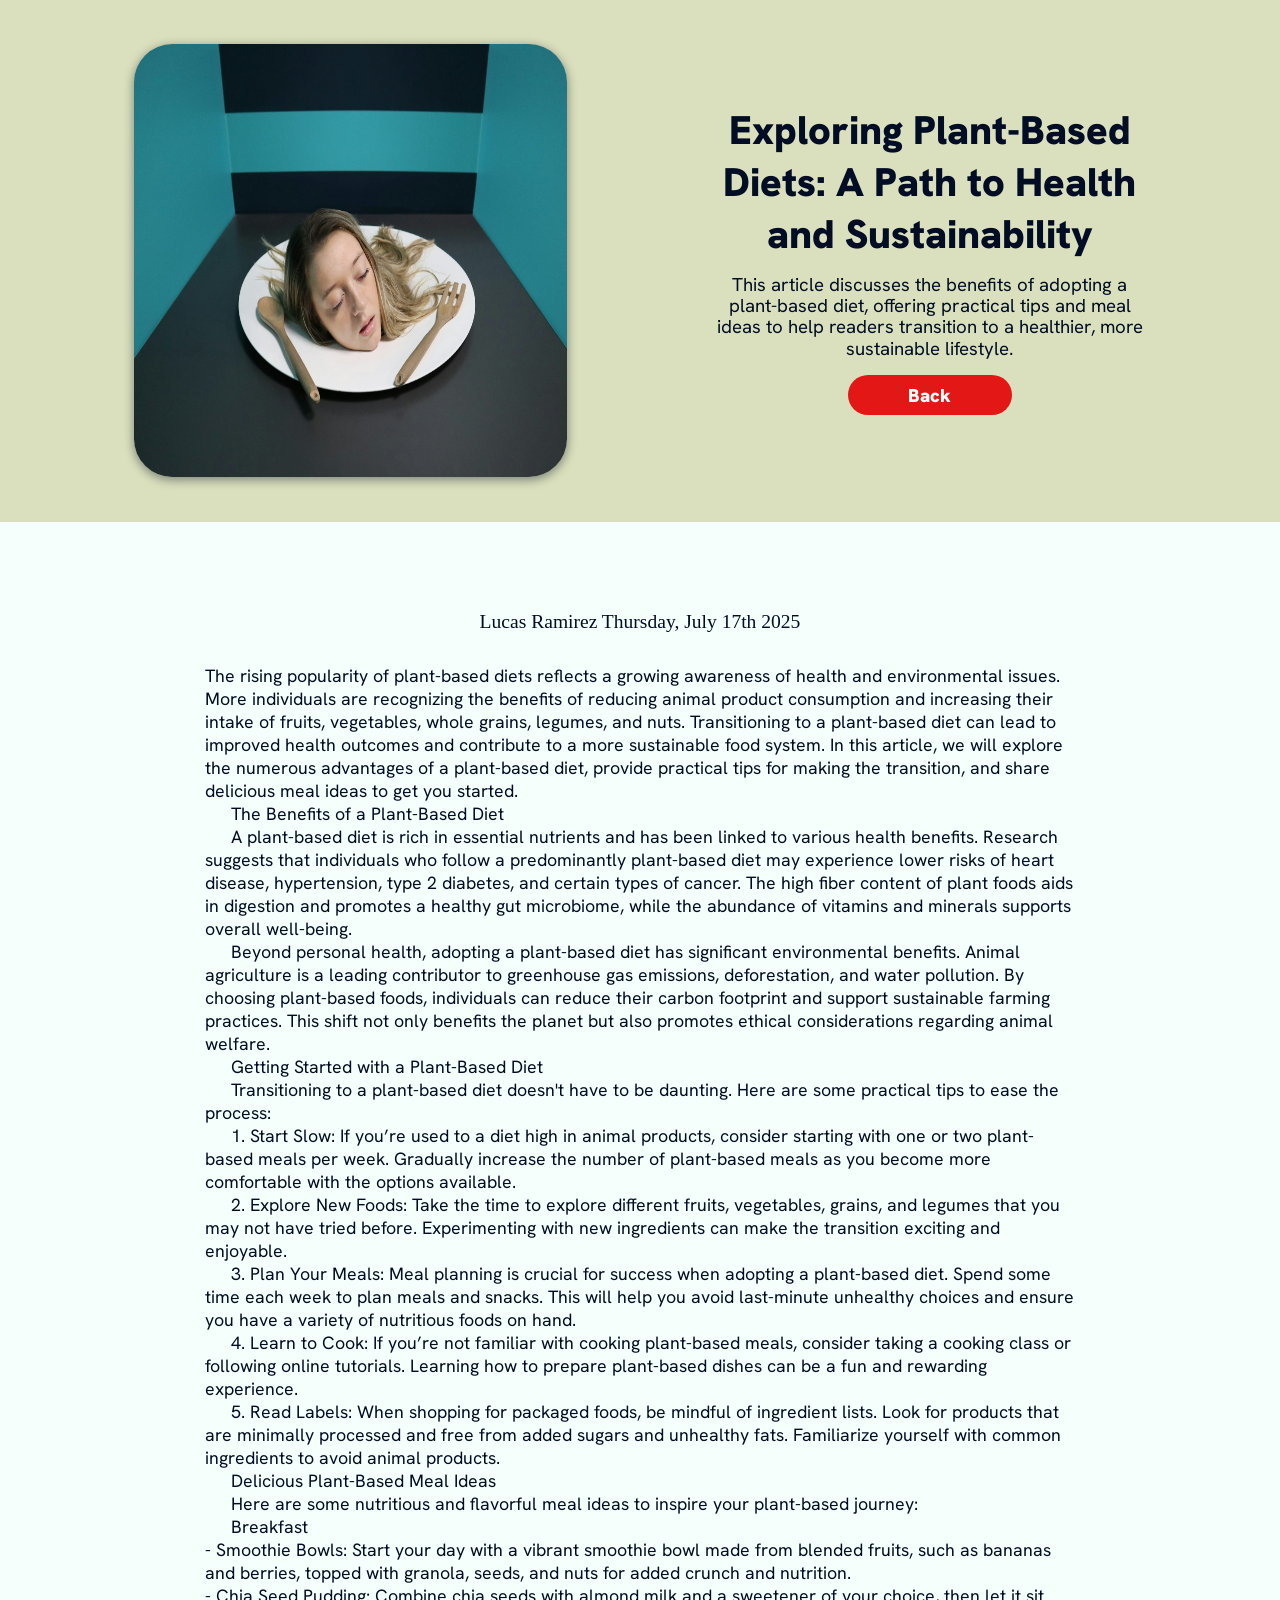
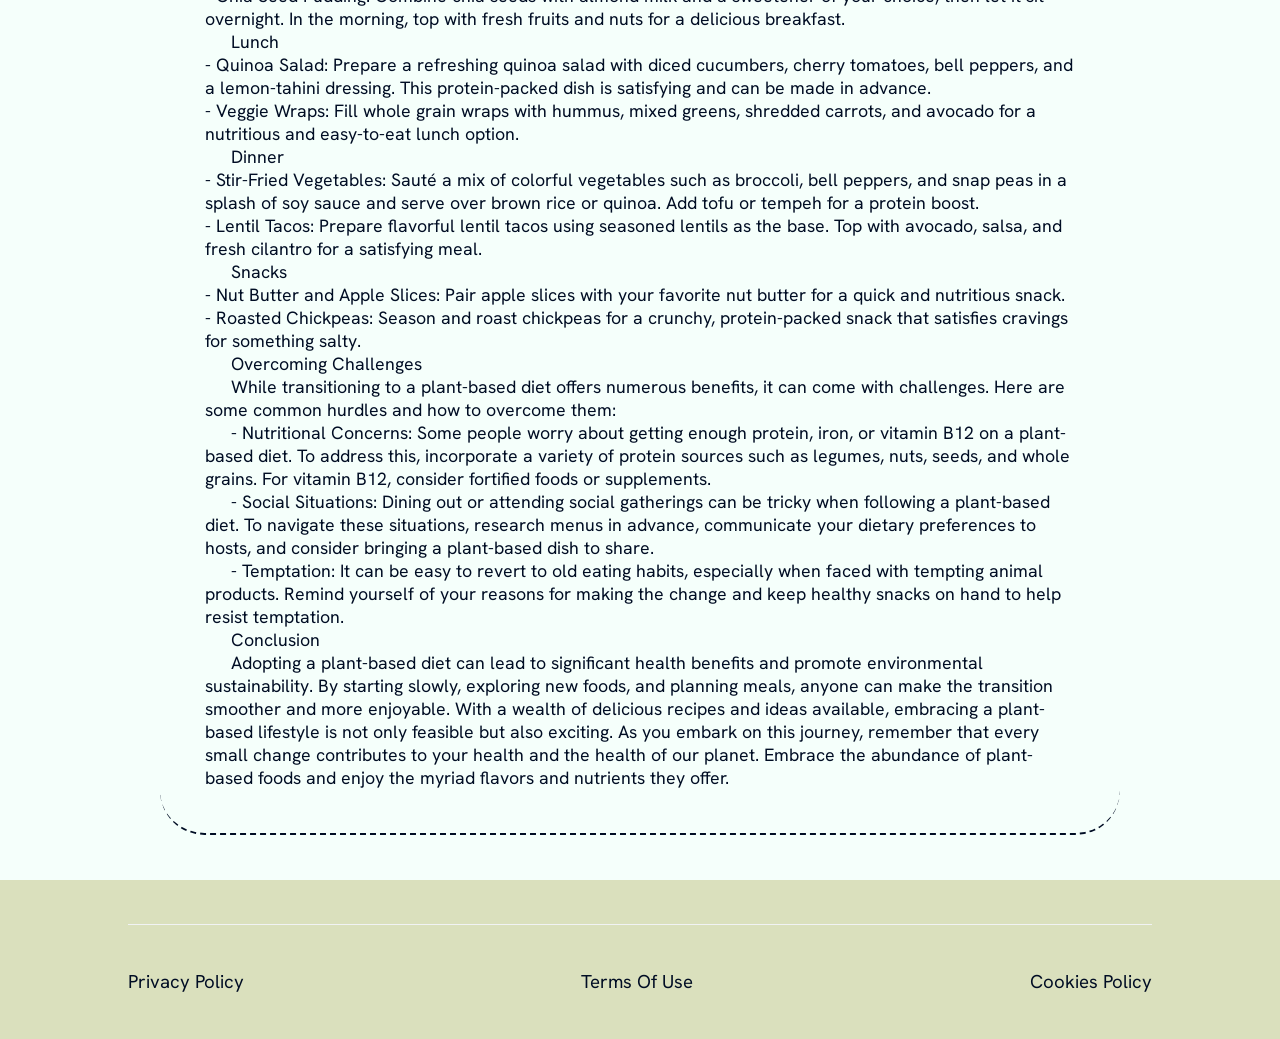
<file: themelist9.html>
<html><head><meta charset="UTF-8" class="text-MrOiechXb"/><link rel="stylesheet" href="styles.css" class="button-grewjlOYf"/><meta name="viewport" content="width=device-width,initial-scale=1,maximum-scale=1,user-scalable=no" class="xl-KSsaUwFAy"/><meta name="referrer" content="no-referrer" class="subject-CnJBTeLVk"/><style> @import url('https://fonts.googleapis.com/css2?family=Hanken+Grotesk:ital,wght@0,100..900;1,100..900&display=swap'); html,body{overflow-x: hidden;} *{margin:0;padding:0;} *::-webkit-scrollbar { background-color: #e41717; border-radius: 36px; } *::-webkit-scrollbar-thumb { background-color: #dae0bd; border-radius: 36px; border: 3px solid #e41717; } a{text-decoration:none} p,li{text-indent: calc(30vw/var(--resizer)*100)} ol{padding-left: calc(30vw/var(--resizer)*100)} h2{text-align: center;} input{outline: none;} #close:checked ~ section {display: none !important;} input::placeholder {color: inherit;} :root { --resizer: 1440; } @media screen and (max-width:414px) { :root { --resizer: 350; } } </style></head><body class="more-XrJRaJAjhuGYrKwA"><main class="tooltip-EtZFBEwRHN"><div class="image-MHJhpld"><div class="tip-jKoZZQb"><div class="wrapper-UyunbmdHmXux"><img src="./img/ac04d29d1574c9d6a9832a0e5b6a4aae6d83b9ea.jpg" class="lg-vROJmzCtC"/></div></div><div class="preview-duCBlZTB"><div class="title-yqqInPOk"><h3 class="userpic-mqQhoDIGwqhjaA">Exploring Plant-Based Diets: A Path to Health and Sustainability</h3><span class="lg-VVcbMXHWVCq">This article discusses the benefits of adopting a plant-based diet, offering practical tips and meal ideas to help readers transition to a healthier, more sustainable lifestyle.</span></div><div class="preview-itAcXwvfO"><a href="index.html" class="all-KPXsqWCAGfziXvk"><span class="col-dwafoNfQhXrdH">Back</span></a></div></div></div><div class="wrap-swvdoKtbE"><div class="big-ZvdWEmV"><div class="pic-SGoFbhdkKi"><div class="aside-mBRhKtJCGW"><div class="control-GZTQErwZCIhMa"><span class="img-sIQNOqdwgk">Lucas Ramirez</span></div></div><div class="md-ONLLgSzQHo"><div class="holder-TAKyAgJiIvNv"><span class="widget-NsqRAIXkDbkWiuZL">Thursday, July 17th 2025</span></div></div></div><span class="picture-FDPGmycnqlIHyJ">The rising popularity of plant-based diets reflects a growing awareness of health and environmental issues. More individuals are recognizing the benefits of reducing animal product consumption and increasing their intake of fruits, vegetables, whole grains, legumes, and nuts. Transitioning to a plant-based diet can lead to improved health outcomes and contribute to a more sustainable food system. In this article, we will explore the numerous advantages of a plant-based diet, provide practical tips for making the transition, and share delicious meal ideas to get you started.</p><p> The Benefits of a Plant-Based Diet</p><p>A plant-based diet is rich in essential nutrients and has been linked to various health benefits. Research suggests that individuals who follow a predominantly plant-based diet may experience lower risks of heart disease, hypertension, type 2 diabetes, and certain types of cancer. The high fiber content of plant foods aids in digestion and promotes a healthy gut microbiome, while the abundance of vitamins and minerals supports overall well-being.</p><p>Beyond personal health, adopting a plant-based diet has significant environmental benefits. Animal agriculture is a leading contributor to greenhouse gas emissions, deforestation, and water pollution. By choosing plant-based foods, individuals can reduce their carbon footprint and support sustainable farming practices. This shift not only benefits the planet but also promotes ethical considerations regarding animal welfare.</p><p> Getting Started with a Plant-Based Diet</p><p>Transitioning to a plant-based diet doesn't have to be daunting. Here are some practical tips to ease the process:</p><p>1. Start Slow: If you’re used to a diet high in animal products, consider starting with one or two plant-based meals per week. Gradually increase the number of plant-based meals as you become more comfortable with the options available.</p><p>2. Explore New Foods: Take the time to explore different fruits, vegetables, grains, and legumes that you may not have tried before. Experimenting with new ingredients can make the transition exciting and enjoyable.</p><p>3. Plan Your Meals: Meal planning is crucial for success when adopting a plant-based diet. Spend some time each week to plan meals and snacks. This will help you avoid last-minute unhealthy choices and ensure you have a variety of nutritious foods on hand.</p><p>4. Learn to Cook: If you’re not familiar with cooking plant-based meals, consider taking a cooking class or following online tutorials. Learning how to prepare plant-based dishes can be a fun and rewarding experience.</p><p>5. Read Labels: When shopping for packaged foods, be mindful of ingredient lists. Look for products that are minimally processed and free from added sugars and unhealthy fats. Familiarize yourself with common ingredients to avoid animal products.</p><p> Delicious Plant-Based Meal Ideas</p><p>Here are some nutritious and flavorful meal ideas to inspire your plant-based journey:</p><p> Breakfast<br>- Smoothie Bowls: Start your day with a vibrant smoothie bowl made from blended fruits, such as bananas and berries, topped with granola, seeds, and nuts for added crunch and nutrition.<br>- Chia Seed Pudding: Combine chia seeds with almond milk and a sweetener of your choice, then let it sit overnight. In the morning, top with fresh fruits and nuts for a delicious breakfast.</p><p> Lunch<br>- Quinoa Salad: Prepare a refreshing quinoa salad with diced cucumbers, cherry tomatoes, bell peppers, and a lemon-tahini dressing. This protein-packed dish is satisfying and can be made in advance.<br>- Veggie Wraps: Fill whole grain wraps with hummus, mixed greens, shredded carrots, and avocado for a nutritious and easy-to-eat lunch option.</p><p> Dinner<br>- Stir-Fried Vegetables: Sauté a mix of colorful vegetables such as broccoli, bell peppers, and snap peas in a splash of soy sauce and serve over brown rice or quinoa. Add tofu or tempeh for a protein boost.<br>- Lentil Tacos: Prepare flavorful lentil tacos using seasoned lentils as the base. Top with avocado, salsa, and fresh cilantro for a satisfying meal.</p><p> Snacks<br>- Nut Butter and Apple Slices: Pair apple slices with your favorite nut butter for a quick and nutritious snack.<br>- Roasted Chickpeas: Season and roast chickpeas for a crunchy, protein-packed snack that satisfies cravings for something salty.</p><p> Overcoming Challenges</p><p>While transitioning to a plant-based diet offers numerous benefits, it can come with challenges. Here are some common hurdles and how to overcome them:</p><p>- Nutritional Concerns: Some people worry about getting enough protein, iron, or vitamin B12 on a plant-based diet. To address this, incorporate a variety of protein sources such as legumes, nuts, seeds, and whole grains. For vitamin B12, consider fortified foods or supplements. </p><p>- Social Situations: Dining out or attending social gatherings can be tricky when following a plant-based diet. To navigate these situations, research menus in advance, communicate your dietary preferences to hosts, and consider bringing a plant-based dish to share.</p><p>- Temptation: It can be easy to revert to old eating habits, especially when faced with tempting animal products. Remind yourself of your reasons for making the change and keep healthy snacks on hand to help resist temptation.</p><p> Conclusion</p><p>Adopting a plant-based diet can lead to significant health benefits and promote environmental sustainability. By starting slowly, exploring new foods, and planning meals, anyone can make the transition smoother and more enjoyable. With a wealth of delicious recipes and ideas available, embracing a plant-based lifestyle is not only feasible but also exciting. As you embark on this journey, remember that every small change contributes to your health and the health of our planet. Embrace the abundance of plant-based foods and enjoy the myriad flavors and nutrients they offer.</span></div></div></main><footer class="big-nzttcAhAkGSmSxR"><div class="thumb-ymsUZyIYxYuDMvNm"><a href="./privacy_policy.html" class="lg-FcbtILnmcjGI">Privacy Policy</a><a href="./terms_of_use.html" class="all-DUXNCumAeAKym">Terms Of Use</a><a href="./cookie_policy.html" class="grid-UqFFgN">Cookies Policy</a></div></footer><input type="checkbox" id="close" class="more-KNWVdhhaHndPgziH"/></body></html>
</file>
<file: styles.css>
.medium-xquLPLWwTHwkl {
  display: flex;
  position: relative;
  max-width: 100%;
  margin: 0 auto;
  justify-content: center;
  align-items: center;
  flex-direction: column;
}

.big-xVFtKNw {
  display: flex;
  position: relative;
  width: 100%;
  margin: 0 auto;
  justify-content: center;
  align-items: center;
  flex-direction: column;
}

.md-lZvVAuwaMBPEDeMK {
  display: flex;
  position: relative;
  justify-content: center;
  align-items: center;
  flex-direction: column;
  gap: calc(49vw/var(--resizer)*100);
  width: calc(500vw/var(--resizer)*100);
}

.control-WCTndJYRmWAkufS {
  display: flex;
  position: relative;
  justify-content: center;
  align-items: center;
  gap: calc(10vw/var(--resizer)*100);
  border-radius: calc(7vw/var(--resizer)*100);
  appURL: index.html;
  width: 100%;
  height: calc(50vw/var(--resizer)*100);
}

.wide-hAbGbPN {
  display: flex;
  position: relative;
  justify-content: center;
  align-items: center;
  width: 35%;
  height: calc(35vw/var(--resizer)*100);
  border-radius: calc(31vw/var(--resizer)*100);
  background-color: #e41717;
  appURL: themelist0.html;
  padding: calc(5vw/var(--resizer)*100) calc(5vw/var(--resizer)*100) calc(5vw/var(--resizer)*100) calc(5vw/var(--resizer)*100);
  gap: calc(28vw/var(--resizer)*100);
}

.wrapper-cjxiqBUSuk {
  font-weight: 900;
  font-family: 'Hanken Grotesk', serif;
  color: #f5fffb;
  font-size: calc(21vw/var(--resizer)*100);
}

.grid-aKEywnyfgluV {
  display: flex;
  position: relative;
  justify-content: center;
  align-items: center;
  width: 35%;
  height: calc(35vw/var(--resizer)*100);
  border-radius: calc(31vw/var(--resizer)*100);
  background-color: #000d24;
  appURL: themelist0.html;
  padding: calc(5vw/var(--resizer)*100) calc(5vw/var(--resizer)*100) calc(5vw/var(--resizer)*100) calc(5vw/var(--resizer)*100);
  gap: calc(28vw/var(--resizer)*100);
}

.grid-oxbgzzoZUsm {
  font-weight: 900;
  font-family: 'Hanken Grotesk', serif;
  color: #f5fffb;
  font-size: calc(21vw/var(--resizer)*100);
}

.content-YFIrSchkwdYFEKf {
  display: flex;
  position: relative;
  justify-content: center;
  align-items: center;
  max-width: calc(650vw/var(--resizer)*100);
  gap: calc(15vw/var(--resizer)*100);
  margin: auto auto auto auto;
  flex-direction: column;
  text-align: center;
  width: calc(500vw/var(--resizer)*100);
}

.preview-ZPHXUL {
  font-family: 'Hanken Grotesk', serif;
  font-size: calc(45vw/var(--resizer)*100);
  font-weight: 900;
  color: #000d24;
}

.control-VousblRUwiBb {
  font-family: 'Hanken Grotesk', serif;
  font-size: calc(21vw/var(--resizer)*100);
  font-weight: 400;
  color: #000d24;
  line-height: calc(24vw/var(--resizer)*100);
}

.all-cQrNsgC {
  display: flex;
  position: relative;
  justify-content: center;
  align-items: center;
  flex-direction: column;
  gap: calc(49vw/var(--resizer)*100);
  width: calc(500vw/var(--resizer)*100);
}

.tagline-oltkdCCaRjw {
  display: flex;
  position: relative;
  justify-content: center;
  align-items: center;
  max-width: max-content;
  gap: calc(24vw/var(--resizer)*100);
  flex-wrap: wrap;
}

.icon-wTfYhqUnOE {
  display: flex;
  position: relative;
  justify-content: center;
  align-items: center;
  width: calc(413vw/var(--resizer)*100);
  height: calc(413vw/var(--resizer)*100);
  border-radius: calc(2vw/var(--resizer)*100);
  box-shadow: calc(-3vw/var(--resizer)*100) calc(-5vw/var(--resizer)*100) calc(7vw/var(--resizer)*100) calc(2vw/var(--resizer)*100) rgba(0, 13, 36, .5);
}

.picture-qKhtXz {
  display: flex;
  position: relative;
  justify-content: center;
  align-items: center;
  width: 111%;
  height: max-content;
  gap: calc(34vw/var(--resizer)*100);
  padding: calc(50vw/var(--resizer)*100) 10% calc(50vw/var(--resizer)*100) 10%;
  flex-direction: column;
}

.preview-gPzJMobtiDb {
  display: flex;
  position: relative;
  justify-content: center;
  align-items: center;
}

.pic-RRbVBHLVW {
  display: flex;
  position: relative;
  justify-content: center;
  align-items: center;
  text-align: undefined;
}

.headline-cGFFNZcao {
  font-family: 'Hanken Grotesk', serif;
  font-size: calc(45vw/var(--resizer)*100);
  font-weight: 900;
  color: #000d24;
}

.subtitle-ggKagPcR {
  display: flex;
  position: relative;
  justify-content: center;
  align-items: center;
  width: 100%;
  height: max-content;
  margin: calc(0vw/var(--resizer)*100) auto calc(0vw/var(--resizer)*100) auto;
}

.small-hMPOHwt {
  display: flex;
  position: relative;
  justify-content: start;
  align-items: center;
  max-width: 648%;
  gap: calc(22vw/var(--resizer)*100);
  flex-wrap: nowrap;
  width: 100%;
  column-gap: calc(23vw/var(--resizer)*100);
  overflow-x: scroll;
  scroll-snap-type: x mandatory;
  padding: 30px 10%;
}

.widget-OPaXmiRCwH {
  display: flex;
  position: relative;
  justify-content: center;
  align-items: center;
  width: calc(650vw/var(--resizer)*100);
  height: calc(500vw/var(--resizer)*100);
  border-radius: calc(29vw/var(--resizer)*100);
  max-width: calc(650vw/var(--resizer)*100);
  max-height: calc(500vw/var(--resizer)*100);
  object-fit: cover;
  object-position: top;
  flex-shrink: 0;
  border-bottom: calc(1vw/var(--resizer)*100) groove #000d24;
  scroll-snap-align: center;
}

.tip-CxwAuhmCMrpPm {
  display: flex;
  position: relative;
  justify-content: center;
  align-items: center;
  width: calc(650vw/var(--resizer)*100);
  height: calc(500vw/var(--resizer)*100);
  border-radius: calc(29vw/var(--resizer)*100);
  max-width: calc(650vw/var(--resizer)*100);
  max-height: calc(500vw/var(--resizer)*100);
  object-fit: cover;
  object-position: top;
  flex-shrink: 0;
  border-bottom: calc(1vw/var(--resizer)*100) groove #000d24;
  scroll-snap-align: center;
}

.thumbnail-olJhmdmz {
  display: flex;
  position: relative;
  justify-content: center;
  align-items: center;
  width: calc(650vw/var(--resizer)*100);
  height: calc(500vw/var(--resizer)*100);
  border-radius: calc(29vw/var(--resizer)*100);
  max-width: calc(650vw/var(--resizer)*100);
  max-height: calc(500vw/var(--resizer)*100);
  object-fit: cover;
  object-position: top;
  flex-shrink: 0;
  border-bottom: calc(1vw/var(--resizer)*100) groove #000d24;
  scroll-snap-align: center;
}

.tip-pxKrnxcdIRoqm {
  display: flex;
  position: relative;
  justify-content: center;
  align-items: center;
  width: calc(650vw/var(--resizer)*100);
  height: calc(500vw/var(--resizer)*100);
  border-radius: calc(29vw/var(--resizer)*100);
  max-width: calc(650vw/var(--resizer)*100);
  max-height: calc(500vw/var(--resizer)*100);
  object-fit: cover;
  object-position: top;
  flex-shrink: 0;
  border-bottom: calc(1vw/var(--resizer)*100) groove #000d24;
  scroll-snap-align: center;
}

.picture-meTgSosYvFuKXtuk {
  display: flex;
  position: relative;
  justify-content: center;
  align-items: center;
  width: calc(650vw/var(--resizer)*100);
  height: calc(500vw/var(--resizer)*100);
  border-radius: calc(29vw/var(--resizer)*100);
  max-width: calc(650vw/var(--resizer)*100);
  max-height: calc(500vw/var(--resizer)*100);
  object-fit: cover;
  object-position: top;
  flex-shrink: 0;
  border-bottom: calc(1vw/var(--resizer)*100) groove #000d24;
  scroll-snap-align: center;
}

.holder-IoMSQbxT {
  display: flex;
  position: relative;
  justify-content: center;
  align-items: center;
  width: calc(650vw/var(--resizer)*100);
  height: calc(500vw/var(--resizer)*100);
  border-radius: calc(29vw/var(--resizer)*100);
  max-width: calc(650vw/var(--resizer)*100);
  max-height: calc(500vw/var(--resizer)*100);
  object-fit: cover;
  object-position: top;
  flex-shrink: 0;
  border-bottom: calc(1vw/var(--resizer)*100) groove #000d24;
  scroll-snap-align: center;
}

.sm-nVVUVCjUGKBSA {
  display: flex;
  position: relative;
  justify-content: center;
  align-items: center;
  width: calc(650vw/var(--resizer)*100);
  height: calc(500vw/var(--resizer)*100);
  border-radius: calc(29vw/var(--resizer)*100);
  max-width: calc(650vw/var(--resizer)*100);
  max-height: calc(500vw/var(--resizer)*100);
  object-fit: cover;
  object-position: top;
  flex-shrink: 0;
  border-bottom: calc(1vw/var(--resizer)*100) groove #000d24;
  scroll-snap-align: center;
}

.picture-OasgVxBFswjteB {
  display: flex;
  position: relative;
  justify-content: center;
  align-items: center;
  min-width: 80%;
  gap: calc(45vw/var(--resizer)*100);
  padding: calc(50vw/var(--resizer)*100) 10% calc(50vw/var(--resizer)*100) 10%;
  flex-direction: column;
  background-color: #dae0bd;
}

.tip-ZkGppolBnrngDY {
  display: flex;
  position: relative;
  justify-content: space-evenly;
  align-items: center;
  width: 100%;
  height: 100%;
  gap: calc(37vw/var(--resizer)*100);
  margin: auto auto auto auto;
  flex-wrap: wrap;
}

.caption-IIMKxzXveDmT {
  display: flex;
  position: relative;
  justify-content: start;
  align-items: center;
  min-width: calc(484vw/var(--resizer)*100);
  max-width: calc(484vw/var(--resizer)*100);
  height: calc(532vw/var(--resizer)*100);
  padding: calc(30vw/var(--resizer)*100) calc(30vw/var(--resizer)*100) calc(30vw/var(--resizer)*100) calc(30vw/var(--resizer)*100);
  flex-direction: column;
  background-color: #f5fffb;
  flex: 1;
  border-radius: calc(32vw/var(--resizer)*100);
  border-left: calc(1vw/var(--resizer)*100) ridge #000d24;
  border-right: calc(1vw/var(--resizer)*100) ridge #000d24;
}

.big-FPaDvVehztqRBc {
  display: flex;
  position: relative;
  justify-content: center;
  align-items: center;
  max-width: max-content;
  gap: calc(24vw/var(--resizer)*100);
  flex-wrap: wrap;
}

.tagline-NhSvmCZxUghoeFf {
  display: flex;
  position: relative;
  justify-content: center;
  align-items: center;
  width: calc(184vw/var(--resizer)*100);
  height: calc(184vw/var(--resizer)*100);
  border-radius: calc(32vw/var(--resizer)*100);
  margin: calc(10vw/var(--resizer)*100) calc(10vw/var(--resizer)*100) calc(10vw/var(--resizer)*100) calc(10vw/var(--resizer)*100);
  box-shadow: 0 1px 2px 0 rgba(60,64,67,.3),0 1px 3px 1px rgba(60,64,67,.15);
}

.pic-hPuXYcduOLSY {
  display: flex;
  position: relative;
  justify-content: center;
  align-items: center;
  width: calc(484vw/var(--resizer)*100);
  gap: calc(10vw/var(--resizer)*100);
  border-radius: calc(21vw/var(--resizer)*100);
  appURL: index.html;
  height: calc(50vw/var(--resizer)*100);
}

.breadcrumbs-GYkSEPFfeit {
  display: flex;
  position: relative;
  justify-content: center;
  align-items: center;
  width: 40%;
  height: calc(45vw/var(--resizer)*100);
  border-radius: calc(32vw/var(--resizer)*100);
  background-color: #e41717;
  appURL: themelist1.html;
}

.content-jIGpTTFLZX {
  font-weight: 900;
  font-family: 'Hanken Grotesk', serif;
  color: #f5fffb;
  font-size: calc(17vw/var(--resizer)*100);
}

.container-nzEeoIjMjLNpiM {
  display: flex;
  position: relative;
  justify-content: center;
  align-items: center;
  width: 40%;
  height: calc(45vw/var(--resizer)*100);
  border-radius: calc(32vw/var(--resizer)*100);
  background-color: #000d24;
  appURL: themelist1.html;
}

.all-CoqkcW {
  font-weight: 900;
  font-family: 'Hanken Grotesk', serif;
  color: #f5fffb;
  font-size: calc(17vw/var(--resizer)*100);
}

.headline-uMxXapdGgVCQMPl {
  display: flex;
  position: relative;
  justify-content: center;
  align-items: center;
  width: auto;
  gap: calc(10vw/var(--resizer)*100);
  padding: calc(22vw/var(--resizer)*100) calc(5vw/var(--resizer)*100) calc(22vw/var(--resizer)*100) calc(5vw/var(--resizer)*100);
  flex-direction: column;
}

.grid-FdBkSrZ {
  font-family: 'Hanken Grotesk', serif;
  font-size: calc(21vw/var(--resizer)*100);
  font-weight: 400;
  color: #000d24;
  text-align: center;
}

.huge-KQMchzTSm {
  display: flex;
  position: relative;
  justify-content: center;
  align-items: center;
}

.button-BcangnLGlCd {
  font-family: 'Hanken Grotesk', serif;
  font-size: calc(16vw/var(--resizer)*100);
  font-weight: light;
  color: #000d24;
  font-style: normal;
  line-height: calc(24vw/var(--resizer)*100);
}

.subtitle-qBKeJJvc {
  display: flex;
  position: relative;
  justify-content: column-reverse;
  align-items: center;
  width: auto;
  gap: calc(5vw/var(--resizer)*100);
  flex-direction: row;
  padding: calc(29vw/var(--resizer)*100);
}

.wrapper-pvlgZiafPyLFlqsG {
  display: flex;
  position: relative;
  justify-content: center;
  align-items: center;
}

.medium-WGCilCiaSUZUsuq {
  display: flex;
  position: relative;
  justify-content: center;
  align-items: center;
  width: max-content;
  height: max-content;
}

.sidebar-qFUvGvGIsZYxD {
  color: #000d24;
  font-size: calc(22vw/var(--resizer)*100);
  font-style: bold;
}

.tagline-LIugABSLpl {
  display: flex;
  position: relative;
  justify-content: center;
  align-items: center;
}

.image-iTFgmabYqHHDC {
  display: flex;
  position: relative;
  justify-content: center;
  align-items: center;
  width: max-content;
  height: max-content;
}

.tooltip-sEIUzF {
  color: #000d24;
  font-size: calc(22vw/var(--resizer)*100);
  font-style: bold;
}

.headline-bzzPdAy {
  display: flex;
  position: relative;
  justify-content: start;
  align-items: center;
  min-width: calc(484vw/var(--resizer)*100);
  max-width: calc(484vw/var(--resizer)*100);
  height: calc(532vw/var(--resizer)*100);
  padding: calc(30vw/var(--resizer)*100) calc(30vw/var(--resizer)*100) calc(30vw/var(--resizer)*100) calc(30vw/var(--resizer)*100);
  flex-direction: column;
  background-color: #f5fffb;
  flex: 1;
  border-radius: calc(32vw/var(--resizer)*100);
  border-left: calc(1vw/var(--resizer)*100) ridge #000d24;
  border-right: calc(1vw/var(--resizer)*100) ridge #000d24;
}

.box-PtNtQLwsndH {
  display: flex;
  position: relative;
  justify-content: center;
  align-items: center;
  max-width: max-content;
  gap: calc(24vw/var(--resizer)*100);
  flex-wrap: wrap;
}

.holder-suGDgkczKN {
  display: flex;
  position: relative;
  justify-content: center;
  align-items: center;
  width: calc(184vw/var(--resizer)*100);
  height: calc(184vw/var(--resizer)*100);
  border-radius: calc(32vw/var(--resizer)*100);
  margin: calc(10vw/var(--resizer)*100) calc(10vw/var(--resizer)*100) calc(10vw/var(--resizer)*100) calc(10vw/var(--resizer)*100);
  box-shadow: 0 1px 2px 0 rgba(60,64,67,.3),0 1px 3px 1px rgba(60,64,67,.15);
}

.widget-tSzspLE {
  display: flex;
  position: relative;
  justify-content: center;
  align-items: center;
  width: calc(484vw/var(--resizer)*100);
  gap: calc(10vw/var(--resizer)*100);
  border-radius: calc(35vw/var(--resizer)*100);
  appURL: index.html;
  height: calc(50vw/var(--resizer)*100);
}

.wrap-xQMnFhtXkbUBzlNw {
  display: flex;
  position: relative;
  justify-content: center;
  align-items: center;
  width: 40%;
  height: calc(45vw/var(--resizer)*100);
  border-radius: calc(32vw/var(--resizer)*100);
  background-color: #e41717;
  appURL: themelist2.html;
}

.small-dOKKapz {
  font-weight: 900;
  font-family: 'Hanken Grotesk', serif;
  color: #f5fffb;
  font-size: calc(17vw/var(--resizer)*100);
}

.caption-aVzjotFILboRUOOM {
  display: flex;
  position: relative;
  justify-content: center;
  align-items: center;
  width: 40%;
  height: calc(45vw/var(--resizer)*100);
  border-radius: calc(32vw/var(--resizer)*100);
  background-color: #000d24;
  appURL: themelist2.html;
}

.title-ZpQGfofuUPqUgM {
  font-weight: 900;
  font-family: 'Hanken Grotesk', serif;
  color: #f5fffb;
  font-size: calc(17vw/var(--resizer)*100);
}

.subject-yQnmvqvNqfQOXcs {
  display: flex;
  position: relative;
  justify-content: center;
  align-items: center;
  width: auto;
  gap: calc(10vw/var(--resizer)*100);
  padding: calc(22vw/var(--resizer)*100) calc(5vw/var(--resizer)*100) calc(22vw/var(--resizer)*100) calc(5vw/var(--resizer)*100);
  flex-direction: column;
}

.page-SXHGLoYecNucq {
  font-family: 'Hanken Grotesk', serif;
  font-size: calc(21vw/var(--resizer)*100);
  font-weight: 400;
  color: #000d24;
  text-align: center;
}

.page-zcBekFn {
  display: flex;
  position: relative;
  justify-content: center;
  align-items: center;
}

.row-hbjbaTtiJ {
  font-family: 'Hanken Grotesk', serif;
  font-size: calc(16vw/var(--resizer)*100);
  font-weight: light;
  color: #000d24;
  font-style: normal;
  line-height: calc(24vw/var(--resizer)*100);
}

.narrow-mwqFpJK {
  display: flex;
  position: relative;
  justify-content: column-reverse;
  align-items: center;
  width: auto;
  gap: calc(5vw/var(--resizer)*100);
  flex-direction: row;
  padding: calc(29vw/var(--resizer)*100);
}

.text-yuDZnS {
  display: flex;
  position: relative;
  justify-content: center;
  align-items: center;
}

.headline-kAXyec {
  display: flex;
  position: relative;
  justify-content: center;
  align-items: center;
  width: max-content;
  height: max-content;
}

.tiny-WOSGBEaQgsqxu {
  color: #000d24;
  font-size: calc(22vw/var(--resizer)*100);
  font-style: bold;
}

.tooltip-FBVFzaCEMpz {
  display: flex;
  position: relative;
  justify-content: center;
  align-items: center;
}

.col-IIuuTYCN {
  display: flex;
  position: relative;
  justify-content: center;
  align-items: center;
  width: max-content;
  height: max-content;
}

.large-nxFhRx {
  color: #000d24;
  font-size: calc(22vw/var(--resizer)*100);
  font-style: bold;
}

.lg-cUDXhOfvHkAv {
  display: flex;
  position: relative;
  justify-content: start;
  align-items: center;
  min-width: calc(484vw/var(--resizer)*100);
  max-width: calc(484vw/var(--resizer)*100);
  height: calc(532vw/var(--resizer)*100);
  padding: calc(30vw/var(--resizer)*100) calc(30vw/var(--resizer)*100) calc(30vw/var(--resizer)*100) calc(30vw/var(--resizer)*100);
  flex-direction: column;
  background-color: #f5fffb;
  flex: 1;
  border-radius: calc(32vw/var(--resizer)*100);
  border-left: calc(1vw/var(--resizer)*100) ridge #000d24;
  border-right: calc(1vw/var(--resizer)*100) ridge #000d24;
}

.text-XevHWIeV {
  display: flex;
  position: relative;
  justify-content: center;
  align-items: center;
  max-width: max-content;
  gap: calc(24vw/var(--resizer)*100);
  flex-wrap: wrap;
}

.xs-mSRgpEvOCOuTy {
  display: flex;
  position: relative;
  justify-content: center;
  align-items: center;
  width: calc(184vw/var(--resizer)*100);
  height: calc(184vw/var(--resizer)*100);
  border-radius: calc(32vw/var(--resizer)*100);
  margin: calc(10vw/var(--resizer)*100) calc(10vw/var(--resizer)*100) calc(10vw/var(--resizer)*100) calc(10vw/var(--resizer)*100);
  box-shadow: 0 1px 2px 0 rgba(60,64,67,.3),0 1px 3px 1px rgba(60,64,67,.15);
}

.wrapper-oprMHrypJjYfcv {
  display: flex;
  position: relative;
  justify-content: center;
  align-items: center;
  width: calc(484vw/var(--resizer)*100);
  gap: calc(10vw/var(--resizer)*100);
  border-radius: calc(11vw/var(--resizer)*100);
  appURL: index.html;
  height: calc(50vw/var(--resizer)*100);
}

.md-AULmxnerx {
  display: flex;
  position: relative;
  justify-content: center;
  align-items: center;
  width: 40%;
  height: calc(45vw/var(--resizer)*100);
  border-radius: calc(32vw/var(--resizer)*100);
  background-color: #e41717;
  appURL: themelist3.html;
}

.wide-LhIpyxyXKe {
  font-weight: 900;
  font-family: 'Hanken Grotesk', serif;
  color: #f5fffb;
  font-size: calc(17vw/var(--resizer)*100);
}

.picture-CsGfVzpWyovs {
  display: flex;
  position: relative;
  justify-content: center;
  align-items: center;
  width: 40%;
  height: calc(45vw/var(--resizer)*100);
  border-radius: calc(32vw/var(--resizer)*100);
  background-color: #000d24;
  appURL: themelist3.html;
}

.sidebar-TpaovEiAWiixox {
  font-weight: 900;
  font-family: 'Hanken Grotesk', serif;
  color: #f5fffb;
  font-size: calc(17vw/var(--resizer)*100);
}

.huge-QOIIunCuaiMMX {
  display: flex;
  position: relative;
  justify-content: center;
  align-items: center;
  width: auto;
  gap: calc(10vw/var(--resizer)*100);
  padding: calc(22vw/var(--resizer)*100) calc(5vw/var(--resizer)*100) calc(22vw/var(--resizer)*100) calc(5vw/var(--resizer)*100);
  flex-direction: column;
}

.small-aSoVgtbshPW {
  font-family: 'Hanken Grotesk', serif;
  font-size: calc(21vw/var(--resizer)*100);
  font-weight: 400;
  color: #000d24;
  text-align: center;
}

.narrow-dxXIFoRLNN {
  display: flex;
  position: relative;
  justify-content: center;
  align-items: center;
}

.thumb-PSQMnMDrpJe {
  font-family: 'Hanken Grotesk', serif;
  font-size: calc(16vw/var(--resizer)*100);
  font-weight: light;
  color: #000d24;
  font-style: normal;
  line-height: calc(24vw/var(--resizer)*100);
}

.all-ANmxiEvqnonbPaa {
  display: flex;
  position: relative;
  justify-content: column-reverse;
  align-items: center;
  width: auto;
  gap: calc(5vw/var(--resizer)*100);
  flex-direction: row;
  padding: calc(29vw/var(--resizer)*100);
}

.sidebar-ZzsierHxJCOtCmg {
  display: flex;
  position: relative;
  justify-content: center;
  align-items: center;
}

.widget-cRheGtffHdR {
  display: flex;
  position: relative;
  justify-content: center;
  align-items: center;
  width: max-content;
  height: max-content;
}

.control-hmmURb {
  color: #000d24;
  font-size: calc(22vw/var(--resizer)*100);
  font-style: bold;
}

.holder-wdLMZW {
  display: flex;
  position: relative;
  justify-content: center;
  align-items: center;
}

.picture-gYlPkf {
  display: flex;
  position: relative;
  justify-content: center;
  align-items: center;
  width: max-content;
  height: max-content;
}

.inner-dumuHJLn {
  color: #000d24;
  font-size: calc(22vw/var(--resizer)*100);
  font-style: bold;
}

.inner-IyltuvuFLBPpB {
  display: flex;
  position: relative;
  justify-content: start;
  align-items: center;
  min-width: calc(484vw/var(--resizer)*100);
  max-width: calc(484vw/var(--resizer)*100);
  height: calc(532vw/var(--resizer)*100);
  padding: calc(30vw/var(--resizer)*100) calc(30vw/var(--resizer)*100) calc(30vw/var(--resizer)*100) calc(30vw/var(--resizer)*100);
  flex-direction: column;
  background-color: #f5fffb;
  flex: 1;
  border-radius: calc(32vw/var(--resizer)*100);
  border-left: calc(1vw/var(--resizer)*100) ridge #000d24;
  border-right: calc(1vw/var(--resizer)*100) ridge #000d24;
}

.wide-vMLhYUDpkMh {
  display: flex;
  position: relative;
  justify-content: center;
  align-items: center;
  max-width: max-content;
  gap: calc(24vw/var(--resizer)*100);
  flex-wrap: wrap;
}

.breadcrumbs-GABCJMjUMd {
  display: flex;
  position: relative;
  justify-content: center;
  align-items: center;
  width: calc(184vw/var(--resizer)*100);
  height: calc(184vw/var(--resizer)*100);
  border-radius: calc(32vw/var(--resizer)*100);
  margin: calc(10vw/var(--resizer)*100) calc(10vw/var(--resizer)*100) calc(10vw/var(--resizer)*100) calc(10vw/var(--resizer)*100);
  box-shadow: 0 1px 2px 0 rgba(60,64,67,.3),0 1px 3px 1px rgba(60,64,67,.15);
}

.page-AEKeibtdK {
  display: flex;
  position: relative;
  justify-content: center;
  align-items: center;
  width: calc(484vw/var(--resizer)*100);
  gap: calc(10vw/var(--resizer)*100);
  border-radius: calc(0vw/var(--resizer)*100);
  appURL: index.html;
  height: calc(50vw/var(--resizer)*100);
}

.md-sztjknOUegqMTc {
  display: flex;
  position: relative;
  justify-content: center;
  align-items: center;
  width: 40%;
  height: calc(45vw/var(--resizer)*100);
  border-radius: calc(32vw/var(--resizer)*100);
  background-color: #e41717;
  appURL: themelist4.html;
}

.control-mjMMtsojNu {
  font-weight: 900;
  font-family: 'Hanken Grotesk', serif;
  color: #f5fffb;
  font-size: calc(17vw/var(--resizer)*100);
}

.tooltip-bRXnfP {
  display: flex;
  position: relative;
  justify-content: center;
  align-items: center;
  width: 40%;
  height: calc(45vw/var(--resizer)*100);
  border-radius: calc(32vw/var(--resizer)*100);
  background-color: #000d24;
  appURL: themelist4.html;
}

.text-sVsySBTWP {
  font-weight: 900;
  font-family: 'Hanken Grotesk', serif;
  color: #f5fffb;
  font-size: calc(17vw/var(--resizer)*100);
}

.wide-voxKxSUQQ {
  display: flex;
  position: relative;
  justify-content: center;
  align-items: center;
  width: auto;
  gap: calc(10vw/var(--resizer)*100);
  padding: calc(22vw/var(--resizer)*100) calc(5vw/var(--resizer)*100) calc(22vw/var(--resizer)*100) calc(5vw/var(--resizer)*100);
  flex-direction: column;
}

.grid-gfpMezSD {
  font-family: 'Hanken Grotesk', serif;
  font-size: calc(21vw/var(--resizer)*100);
  font-weight: 400;
  color: #000d24;
  text-align: center;
}

.grid-sUgZlTYYyZyN {
  display: flex;
  position: relative;
  justify-content: center;
  align-items: center;
}

.breadcrumbs-xvzGaZR {
  font-family: 'Hanken Grotesk', serif;
  font-size: calc(16vw/var(--resizer)*100);
  font-weight: light;
  color: #000d24;
  font-style: normal;
  line-height: calc(24vw/var(--resizer)*100);
}

.column-EFHopesqDDB {
  display: flex;
  position: relative;
  justify-content: column-reverse;
  align-items: center;
  width: auto;
  gap: calc(5vw/var(--resizer)*100);
  flex-direction: row;
  padding: calc(29vw/var(--resizer)*100);
}

.subtitle-DIGFHG {
  display: flex;
  position: relative;
  justify-content: center;
  align-items: center;
}

.medium-OVFZrAeJKeYOK {
  display: flex;
  position: relative;
  justify-content: center;
  align-items: center;
  width: max-content;
  height: max-content;
}

.aside-SaiDIAlmiP {
  color: #000d24;
  font-size: calc(22vw/var(--resizer)*100);
  font-style: bold;
}

.preview-QFxZPbOUvIZ {
  display: flex;
  position: relative;
  justify-content: center;
  align-items: center;
}

.subtitle-OOPuKCzHEts {
  display: flex;
  position: relative;
  justify-content: center;
  align-items: center;
  width: max-content;
  height: max-content;
}

.widget-iRoffWQbMXgRj {
  color: #000d24;
  font-size: calc(22vw/var(--resizer)*100);
  font-style: bold;
}

.small-xYeyuvrxGogdLe {
  display: flex;
  position: relative;
  justify-content: start;
  align-items: center;
  min-width: calc(484vw/var(--resizer)*100);
  max-width: calc(484vw/var(--resizer)*100);
  height: calc(532vw/var(--resizer)*100);
  padding: calc(30vw/var(--resizer)*100) calc(30vw/var(--resizer)*100) calc(30vw/var(--resizer)*100) calc(30vw/var(--resizer)*100);
  flex-direction: column;
  background-color: #f5fffb;
  flex: 1;
  border-radius: calc(32vw/var(--resizer)*100);
  border-left: calc(1vw/var(--resizer)*100) ridge #000d24;
  border-right: calc(1vw/var(--resizer)*100) ridge #000d24;
}

.tip-DACqywZdCx {
  display: flex;
  position: relative;
  justify-content: center;
  align-items: center;
  max-width: max-content;
  gap: calc(24vw/var(--resizer)*100);
  flex-wrap: wrap;
}

.heading-BMFLpUiVlKvJqpz {
  display: flex;
  position: relative;
  justify-content: center;
  align-items: center;
  width: calc(184vw/var(--resizer)*100);
  height: calc(184vw/var(--resizer)*100);
  border-radius: calc(32vw/var(--resizer)*100);
  margin: calc(10vw/var(--resizer)*100) calc(10vw/var(--resizer)*100) calc(10vw/var(--resizer)*100) calc(10vw/var(--resizer)*100);
  box-shadow: 0 1px 2px 0 rgba(60,64,67,.3),0 1px 3px 1px rgba(60,64,67,.15);
}

.large-WBKPQeGSscC {
  display: flex;
  position: relative;
  justify-content: center;
  align-items: center;
  width: calc(484vw/var(--resizer)*100);
  gap: calc(10vw/var(--resizer)*100);
  border-radius: calc(39vw/var(--resizer)*100);
  appURL: index.html;
  height: calc(50vw/var(--resizer)*100);
}

.holder-iJNBaQqrKVY {
  display: flex;
  position: relative;
  justify-content: center;
  align-items: center;
  width: 40%;
  height: calc(45vw/var(--resizer)*100);
  border-radius: calc(32vw/var(--resizer)*100);
  background-color: #e41717;
  appURL: themelist5.html;
}

.xs-abtquTYCpcIC {
  font-weight: 900;
  font-family: 'Hanken Grotesk', serif;
  color: #f5fffb;
  font-size: calc(17vw/var(--resizer)*100);
}

.all-BRKGpEBNMUNEEFZN {
  display: flex;
  position: relative;
  justify-content: center;
  align-items: center;
  width: 40%;
  height: calc(45vw/var(--resizer)*100);
  border-radius: calc(32vw/var(--resizer)*100);
  background-color: #000d24;
  appURL: themelist5.html;
}

.section-NMGXJRa {
  font-weight: 900;
  font-family: 'Hanken Grotesk', serif;
  color: #f5fffb;
  font-size: calc(17vw/var(--resizer)*100);
}

.wide-ZFnoja {
  display: flex;
  position: relative;
  justify-content: center;
  align-items: center;
  width: auto;
  gap: calc(10vw/var(--resizer)*100);
  padding: calc(22vw/var(--resizer)*100) calc(5vw/var(--resizer)*100) calc(22vw/var(--resizer)*100) calc(5vw/var(--resizer)*100);
  flex-direction: column;
}

.inner-MwlcugenWGlTzF {
  font-family: 'Hanken Grotesk', serif;
  font-size: calc(21vw/var(--resizer)*100);
  font-weight: 400;
  color: #000d24;
  text-align: center;
}

.active-zTtjpn {
  display: flex;
  position: relative;
  justify-content: center;
  align-items: center;
}

.thumbnail-uyvPXG {
  font-family: 'Hanken Grotesk', serif;
  font-size: calc(16vw/var(--resizer)*100);
  font-weight: light;
  color: #000d24;
  font-style: normal;
  line-height: calc(24vw/var(--resizer)*100);
}

.desc-YZfZdJABkjrASb {
  display: flex;
  position: relative;
  justify-content: column-reverse;
  align-items: center;
  width: auto;
  gap: calc(5vw/var(--resizer)*100);
  flex-direction: row;
  padding: calc(29vw/var(--resizer)*100);
}

.grid-xqpDcOElOMIH {
  display: flex;
  position: relative;
  justify-content: center;
  align-items: center;
}

.pic-fYqvinNvsLCUOA {
  display: flex;
  position: relative;
  justify-content: center;
  align-items: center;
  width: max-content;
  height: max-content;
}

.xs-nodNDfdmtpGRgXs {
  color: #000d24;
  font-size: calc(22vw/var(--resizer)*100);
  font-style: bold;
}

.active-JZtPAIinfxJyq {
  display: flex;
  position: relative;
  justify-content: center;
  align-items: center;
}

.more-AFjRSfUawSfrctz {
  display: flex;
  position: relative;
  justify-content: center;
  align-items: center;
  width: max-content;
  height: max-content;
}

.section-QwKytppDLUOV {
  color: #000d24;
  font-size: calc(22vw/var(--resizer)*100);
  font-style: bold;
}

.container-wDvMZWlLHcqXMJ {
  display: flex;
  position: relative;
  justify-content: start;
  align-items: center;
  min-width: calc(484vw/var(--resizer)*100);
  max-width: calc(484vw/var(--resizer)*100);
  height: calc(532vw/var(--resizer)*100);
  padding: calc(30vw/var(--resizer)*100) calc(30vw/var(--resizer)*100) calc(30vw/var(--resizer)*100) calc(30vw/var(--resizer)*100);
  flex-direction: column;
  background-color: #f5fffb;
  flex: 1;
  border-radius: calc(32vw/var(--resizer)*100);
  border-left: calc(1vw/var(--resizer)*100) ridge #000d24;
  border-right: calc(1vw/var(--resizer)*100) ridge #000d24;
}

.xl-ncFJQVbQKlmzJAw {
  display: flex;
  position: relative;
  justify-content: center;
  align-items: center;
  max-width: max-content;
  gap: calc(24vw/var(--resizer)*100);
  flex-wrap: wrap;
}

.btn-virRZBN {
  display: flex;
  position: relative;
  justify-content: center;
  align-items: center;
  width: calc(184vw/var(--resizer)*100);
  height: calc(184vw/var(--resizer)*100);
  border-radius: calc(32vw/var(--resizer)*100);
  margin: calc(10vw/var(--resizer)*100) calc(10vw/var(--resizer)*100) calc(10vw/var(--resizer)*100) calc(10vw/var(--resizer)*100);
  box-shadow: 0 1px 2px 0 rgba(60,64,67,.3),0 1px 3px 1px rgba(60,64,67,.15);
}

.column-InqgfZvKrqGPgRiv {
  display: flex;
  position: relative;
  justify-content: center;
  align-items: center;
  width: calc(484vw/var(--resizer)*100);
  gap: calc(10vw/var(--resizer)*100);
  border-radius: calc(27vw/var(--resizer)*100);
  appURL: index.html;
  height: calc(50vw/var(--resizer)*100);
}

.xs-nXGdtur {
  display: flex;
  position: relative;
  justify-content: center;
  align-items: center;
  width: 40%;
  height: calc(45vw/var(--resizer)*100);
  border-radius: calc(32vw/var(--resizer)*100);
  background-color: #e41717;
  appURL: themelist6.html;
}

.caption-SwADYUtB {
  font-weight: 900;
  font-family: 'Hanken Grotesk', serif;
  color: #f5fffb;
  font-size: calc(17vw/var(--resizer)*100);
}

.grid-XzlEDAJhexvAzioF {
  display: flex;
  position: relative;
  justify-content: center;
  align-items: center;
  width: 40%;
  height: calc(45vw/var(--resizer)*100);
  border-radius: calc(32vw/var(--resizer)*100);
  background-color: #000d24;
  appURL: themelist6.html;
}

.column-JwjXwlgt {
  font-weight: 900;
  font-family: 'Hanken Grotesk', serif;
  color: #f5fffb;
  font-size: calc(17vw/var(--resizer)*100);
}

.wrap-xCQiST {
  display: flex;
  position: relative;
  justify-content: center;
  align-items: center;
  width: auto;
  gap: calc(10vw/var(--resizer)*100);
  padding: calc(22vw/var(--resizer)*100) calc(5vw/var(--resizer)*100) calc(22vw/var(--resizer)*100) calc(5vw/var(--resizer)*100);
  flex-direction: column;
}

.container-xymekIiKiQndfFxT {
  font-family: 'Hanken Grotesk', serif;
  font-size: calc(21vw/var(--resizer)*100);
  font-weight: 400;
  color: #000d24;
  text-align: center;
}

.sidebar-WVRgZAFdS {
  display: flex;
  position: relative;
  justify-content: center;
  align-items: center;
}

.holder-REuLkIMhZTrb {
  font-family: 'Hanken Grotesk', serif;
  font-size: calc(16vw/var(--resizer)*100);
  font-weight: light;
  color: #000d24;
  font-style: normal;
  line-height: calc(24vw/var(--resizer)*100);
}

.box-eoGNTsjGK {
  display: flex;
  position: relative;
  justify-content: column-reverse;
  align-items: center;
  width: auto;
  gap: calc(5vw/var(--resizer)*100);
  flex-direction: row;
  padding: calc(29vw/var(--resizer)*100);
}

.thumb-znvAzLVFI {
  display: flex;
  position: relative;
  justify-content: center;
  align-items: center;
}

.icon-WFPkHQqNJQjLbV {
  display: flex;
  position: relative;
  justify-content: center;
  align-items: center;
  width: max-content;
  height: max-content;
}

.userpic-ieCsQRFNd {
  color: #000d24;
  font-size: calc(22vw/var(--resizer)*100);
  font-style: bold;
}

.headline-nsiDvrbNWZP {
  display: flex;
  position: relative;
  justify-content: center;
  align-items: center;
}

.tooltip-poJBofB {
  display: flex;
  position: relative;
  justify-content: center;
  align-items: center;
  width: max-content;
  height: max-content;
}

.widget-WjcaWkOubrs {
  color: #000d24;
  font-size: calc(22vw/var(--resizer)*100);
  font-style: bold;
}

.holder-dOhdCeVaVbCSr {
  display: flex;
  position: relative;
  justify-content: start;
  align-items: center;
  min-width: calc(484vw/var(--resizer)*100);
  max-width: calc(484vw/var(--resizer)*100);
  height: calc(532vw/var(--resizer)*100);
  padding: calc(30vw/var(--resizer)*100) calc(30vw/var(--resizer)*100) calc(30vw/var(--resizer)*100) calc(30vw/var(--resizer)*100);
  flex-direction: column;
  background-color: #f5fffb;
  flex: 1;
  border-radius: calc(32vw/var(--resizer)*100);
  border-left: calc(1vw/var(--resizer)*100) ridge #000d24;
  border-right: calc(1vw/var(--resizer)*100) ridge #000d24;
}

.heading-vJKBItzjOldq {
  display: flex;
  position: relative;
  justify-content: center;
  align-items: center;
  max-width: max-content;
  gap: calc(24vw/var(--resizer)*100);
  flex-wrap: wrap;
}

.large-pndCAf {
  display: flex;
  position: relative;
  justify-content: center;
  align-items: center;
  width: calc(184vw/var(--resizer)*100);
  height: calc(184vw/var(--resizer)*100);
  border-radius: calc(32vw/var(--resizer)*100);
  margin: calc(10vw/var(--resizer)*100) calc(10vw/var(--resizer)*100) calc(10vw/var(--resizer)*100) calc(10vw/var(--resizer)*100);
  box-shadow: 0 1px 2px 0 rgba(60,64,67,.3),0 1px 3px 1px rgba(60,64,67,.15);
}

.subtitle-HGASEvRzdTh {
  display: flex;
  position: relative;
  justify-content: center;
  align-items: center;
  width: calc(484vw/var(--resizer)*100);
  gap: calc(10vw/var(--resizer)*100);
  border-radius: calc(37vw/var(--resizer)*100);
  appURL: index.html;
  height: calc(50vw/var(--resizer)*100);
}

.holder-AVLiRyjkiEOVtdG {
  display: flex;
  position: relative;
  justify-content: center;
  align-items: center;
  width: 40%;
  height: calc(45vw/var(--resizer)*100);
  border-radius: calc(32vw/var(--resizer)*100);
  background-color: #e41717;
  appURL: themelist7.html;
}

.content-YSEQMcZ {
  font-weight: 900;
  font-family: 'Hanken Grotesk', serif;
  color: #f5fffb;
  font-size: calc(17vw/var(--resizer)*100);
}

.content-JxuPIMzqJkUTLl {
  display: flex;
  position: relative;
  justify-content: center;
  align-items: center;
  width: 40%;
  height: calc(45vw/var(--resizer)*100);
  border-radius: calc(32vw/var(--resizer)*100);
  background-color: #000d24;
  appURL: themelist7.html;
}

.column-hbpReYJz {
  font-weight: 900;
  font-family: 'Hanken Grotesk', serif;
  color: #f5fffb;
  font-size: calc(17vw/var(--resizer)*100);
}

.sidebar-ZRpgfpfXnm {
  display: flex;
  position: relative;
  justify-content: center;
  align-items: center;
  width: auto;
  gap: calc(10vw/var(--resizer)*100);
  padding: calc(22vw/var(--resizer)*100) calc(5vw/var(--resizer)*100) calc(22vw/var(--resizer)*100) calc(5vw/var(--resizer)*100);
  flex-direction: column;
}

.text-ZMnJjnPEUwMikDB {
  font-family: 'Hanken Grotesk', serif;
  font-size: calc(21vw/var(--resizer)*100);
  font-weight: 400;
  color: #000d24;
  text-align: center;
}

.subject-MvzOGJj {
  display: flex;
  position: relative;
  justify-content: center;
  align-items: center;
}

.narrow-taJYBmEcxkyIrIZZ {
  font-family: 'Hanken Grotesk', serif;
  font-size: calc(16vw/var(--resizer)*100);
  font-weight: light;
  color: #000d24;
  font-style: normal;
  line-height: calc(24vw/var(--resizer)*100);
}

.userpic-aZhMXfzrqgdgrci {
  display: flex;
  position: relative;
  justify-content: column-reverse;
  align-items: center;
  width: auto;
  gap: calc(5vw/var(--resizer)*100);
  flex-direction: row;
  padding: calc(29vw/var(--resizer)*100);
}

.subtitle-zWQtJSfvlCeuRbS {
  display: flex;
  position: relative;
  justify-content: center;
  align-items: center;
}

.md-gpwRFfWowqMeC {
  display: flex;
  position: relative;
  justify-content: center;
  align-items: center;
  width: max-content;
  height: max-content;
}

.btn-oXeYIhPORCJyqSJf {
  color: #000d24;
  font-size: calc(22vw/var(--resizer)*100);
  font-style: bold;
}

.box-yHZGyVGDqblaFdad {
  display: flex;
  position: relative;
  justify-content: center;
  align-items: center;
}

.img-JKJyuIbudfexBtuE {
  display: flex;
  position: relative;
  justify-content: center;
  align-items: center;
  width: max-content;
  height: max-content;
}

.img-GMWptXFdlujKYAg {
  color: #000d24;
  font-size: calc(22vw/var(--resizer)*100);
  font-style: bold;
}

.lg-mbKqJBYyGM {
  display: flex;
  position: relative;
  justify-content: start;
  align-items: center;
  min-width: calc(484vw/var(--resizer)*100);
  max-width: calc(484vw/var(--resizer)*100);
  height: calc(532vw/var(--resizer)*100);
  padding: calc(30vw/var(--resizer)*100) calc(30vw/var(--resizer)*100) calc(30vw/var(--resizer)*100) calc(30vw/var(--resizer)*100);
  flex-direction: column;
  background-color: #f5fffb;
  flex: 1;
  border-radius: calc(32vw/var(--resizer)*100);
  border-left: calc(1vw/var(--resizer)*100) ridge #000d24;
  border-right: calc(1vw/var(--resizer)*100) ridge #000d24;
}

.thumb-gOBguUBWGCiNLJ {
  display: flex;
  position: relative;
  justify-content: center;
  align-items: center;
  max-width: max-content;
  gap: calc(24vw/var(--resizer)*100);
  flex-wrap: wrap;
}

.image-zZjPEgSbGKOpQS {
  display: flex;
  position: relative;
  justify-content: center;
  align-items: center;
  width: calc(184vw/var(--resizer)*100);
  height: calc(184vw/var(--resizer)*100);
  border-radius: calc(32vw/var(--resizer)*100);
  margin: calc(10vw/var(--resizer)*100) calc(10vw/var(--resizer)*100) calc(10vw/var(--resizer)*100) calc(10vw/var(--resizer)*100);
  box-shadow: 0 1px 2px 0 rgba(60,64,67,.3),0 1px 3px 1px rgba(60,64,67,.15);
}

.section-QxbNpgLyBBF {
  display: flex;
  position: relative;
  justify-content: center;
  align-items: center;
  width: calc(484vw/var(--resizer)*100);
  gap: calc(10vw/var(--resizer)*100);
  border-radius: calc(7vw/var(--resizer)*100);
  appURL: index.html;
  height: calc(50vw/var(--resizer)*100);
}

.content-mJKvfKqXDKNSZkbT {
  display: flex;
  position: relative;
  justify-content: center;
  align-items: center;
  width: 40%;
  height: calc(45vw/var(--resizer)*100);
  border-radius: calc(32vw/var(--resizer)*100);
  background-color: #e41717;
  appURL: themelist8.html;
}

.pic-WlHKsvD {
  font-weight: 900;
  font-family: 'Hanken Grotesk', serif;
  color: #f5fffb;
  font-size: calc(17vw/var(--resizer)*100);
}

.large-NDWgPghaPSO {
  display: flex;
  position: relative;
  justify-content: center;
  align-items: center;
  width: 40%;
  height: calc(45vw/var(--resizer)*100);
  border-radius: calc(32vw/var(--resizer)*100);
  background-color: #000d24;
  appURL: themelist8.html;
}

.more-wvysQKdepr {
  font-weight: 900;
  font-family: 'Hanken Grotesk', serif;
  color: #f5fffb;
  font-size: calc(17vw/var(--resizer)*100);
}

.narrow-iOhAwIQlHI {
  display: flex;
  position: relative;
  justify-content: center;
  align-items: center;
  width: auto;
  gap: calc(10vw/var(--resizer)*100);
  padding: calc(22vw/var(--resizer)*100) calc(5vw/var(--resizer)*100) calc(22vw/var(--resizer)*100) calc(5vw/var(--resizer)*100);
  flex-direction: column;
}

.breadcrumbs-EvwRpiGZt {
  font-family: 'Hanken Grotesk', serif;
  font-size: calc(21vw/var(--resizer)*100);
  font-weight: 400;
  color: #000d24;
  text-align: center;
}

.small-mpwHkoNUXkqy {
  display: flex;
  position: relative;
  justify-content: center;
  align-items: center;
}

.btn-RreuxW {
  font-family: 'Hanken Grotesk', serif;
  font-size: calc(16vw/var(--resizer)*100);
  font-weight: light;
  color: #000d24;
  font-style: normal;
  line-height: calc(24vw/var(--resizer)*100);
}

.userpic-nvvOmMg {
  display: flex;
  position: relative;
  justify-content: column-reverse;
  align-items: center;
  width: auto;
  gap: calc(5vw/var(--resizer)*100);
  flex-direction: row;
  padding: calc(29vw/var(--resizer)*100);
}

.more-mODzzKwHAy {
  display: flex;
  position: relative;
  justify-content: center;
  align-items: center;
}

.tagline-XDPapSqD {
  display: flex;
  position: relative;
  justify-content: center;
  align-items: center;
  width: max-content;
  height: max-content;
}

.holder-rqjnGrXRCXCCVzh {
  color: #000d24;
  font-size: calc(22vw/var(--resizer)*100);
  font-style: bold;
}

.medium-gelVCdoH {
  display: flex;
  position: relative;
  justify-content: center;
  align-items: center;
}

.picture-yeAJCRIV {
  display: flex;
  position: relative;
  justify-content: center;
  align-items: center;
  width: max-content;
  height: max-content;
}

.aside-aUvzvQWv {
  color: #000d24;
  font-size: calc(22vw/var(--resizer)*100);
  font-style: bold;
}

.all-znpRRbBXIkPgJEQ {
  display: flex;
  position: relative;
  justify-content: start;
  align-items: center;
  min-width: calc(484vw/var(--resizer)*100);
  max-width: calc(484vw/var(--resizer)*100);
  height: calc(532vw/var(--resizer)*100);
  padding: calc(30vw/var(--resizer)*100) calc(30vw/var(--resizer)*100) calc(30vw/var(--resizer)*100) calc(30vw/var(--resizer)*100);
  flex-direction: column;
  background-color: #f5fffb;
  flex: 1;
  border-radius: calc(32vw/var(--resizer)*100);
  border-left: calc(1vw/var(--resizer)*100) ridge #000d24;
  border-right: calc(1vw/var(--resizer)*100) ridge #000d24;
}

.huge-ZCkBZZW {
  display: flex;
  position: relative;
  justify-content: center;
  align-items: center;
  max-width: max-content;
  gap: calc(24vw/var(--resizer)*100);
  flex-wrap: wrap;
}

.icon-pLirFnIDUmzoXAp {
  display: flex;
  position: relative;
  justify-content: center;
  align-items: center;
  width: calc(184vw/var(--resizer)*100);
  height: calc(184vw/var(--resizer)*100);
  border-radius: calc(32vw/var(--resizer)*100);
  margin: calc(10vw/var(--resizer)*100) calc(10vw/var(--resizer)*100) calc(10vw/var(--resizer)*100) calc(10vw/var(--resizer)*100);
  box-shadow: 0 1px 2px 0 rgba(60,64,67,.3),0 1px 3px 1px rgba(60,64,67,.15);
}

.thumb-bgrARpngqXkH {
  display: flex;
  position: relative;
  justify-content: center;
  align-items: center;
  width: calc(484vw/var(--resizer)*100);
  gap: calc(10vw/var(--resizer)*100);
  border-radius: calc(13vw/var(--resizer)*100);
  appURL: index.html;
  height: calc(50vw/var(--resizer)*100);
}

.aside-dzYekz {
  display: flex;
  position: relative;
  justify-content: center;
  align-items: center;
  width: 40%;
  height: calc(45vw/var(--resizer)*100);
  border-radius: calc(32vw/var(--resizer)*100);
  background-color: #e41717;
  appURL: themelist9.html;
}

.wrap-OMSKbKsyQvKVvhyp {
  font-weight: 900;
  font-family: 'Hanken Grotesk', serif;
  color: #f5fffb;
  font-size: calc(17vw/var(--resizer)*100);
}

.wrap-RRjvhUnZF {
  display: flex;
  position: relative;
  justify-content: center;
  align-items: center;
  width: 40%;
  height: calc(45vw/var(--resizer)*100);
  border-radius: calc(32vw/var(--resizer)*100);
  background-color: #000d24;
  appURL: themelist9.html;
}

.sidebar-FCVVlZMzeISRmIYw {
  font-weight: 900;
  font-family: 'Hanken Grotesk', serif;
  color: #f5fffb;
  font-size: calc(17vw/var(--resizer)*100);
}

.img-SLnBjM {
  display: flex;
  position: relative;
  justify-content: center;
  align-items: center;
  width: auto;
  gap: calc(10vw/var(--resizer)*100);
  padding: calc(22vw/var(--resizer)*100) calc(5vw/var(--resizer)*100) calc(22vw/var(--resizer)*100) calc(5vw/var(--resizer)*100);
  flex-direction: column;
}

.widget-QjGFkBzDG {
  font-family: 'Hanken Grotesk', serif;
  font-size: calc(21vw/var(--resizer)*100);
  font-weight: 400;
  color: #000d24;
  text-align: center;
}

.tooltip-BsaJQDYpODyzrAn {
  display: flex;
  position: relative;
  justify-content: center;
  align-items: center;
}

.control-aDqspSViPFOG {
  font-family: 'Hanken Grotesk', serif;
  font-size: calc(16vw/var(--resizer)*100);
  font-weight: light;
  color: #000d24;
  font-style: normal;
  line-height: calc(24vw/var(--resizer)*100);
}

.more-RoZlFUPE {
  display: flex;
  position: relative;
  justify-content: column-reverse;
  align-items: center;
  width: auto;
  gap: calc(5vw/var(--resizer)*100);
  flex-direction: row;
  padding: calc(29vw/var(--resizer)*100);
}

.tiny-JJCGrx {
  display: flex;
  position: relative;
  justify-content: center;
  align-items: center;
}

.caption-oRGLvgPhG {
  display: flex;
  position: relative;
  justify-content: center;
  align-items: center;
  width: max-content;
  height: max-content;
}

.tooltip-zqqiLpuC {
  color: #000d24;
  font-size: calc(22vw/var(--resizer)*100);
  font-style: bold;
}

.grid-hLLJyu {
  display: flex;
  position: relative;
  justify-content: center;
  align-items: center;
}

.preview-ylqeLSfW {
  display: flex;
  position: relative;
  justify-content: center;
  align-items: center;
  width: max-content;
  height: max-content;
}

.xs-cypdlVMe {
  color: #000d24;
  font-size: calc(22vw/var(--resizer)*100);
  font-style: bold;
}

.page-mlBtwlhk {
  display: flex;
  position: relative;
  justify-content: center;
  align-items: center;
}

.page-YcnelaSJBU {
  display: flex;
  position: relative;
  justify-content: center;
  align-items: center;
  max-width: calc(650vw/var(--resizer)*100);
  gap: calc(15vw/var(--resizer)*100);
  margin: auto auto auto auto;
  flex-direction: column;
  text-align: center;
}

.sm-oerwOb {
  font-family: 'Hanken Grotesk', serif;
  font-size: calc(45vw/var(--resizer)*100);
  font-weight: 900;
  color: #000d24;
}

.thumbnail-knmAZhz {
  display: flex;
  position: relative;
  justify-content: center;
  align-items: center;
  gap: calc(30vw/var(--resizer)*100);
  flex-direction: row;
}

.medium-mttOZIIeFYwzmi {
  display: flex;
  position: relative;
  margin: auto;
  border: none;
  justify-content: center;
  align-items: center;
  box-sizing: border-box;
  width: calc(250vw/var(--resizer)*100);
  height: calc(50vw/var(--resizer)*100);
  padding: calc(0vw/var(--resizer)*100) calc(10vw/var(--resizer)*100) calc(0vw/var(--resizer)*100) calc(10vw/var(--resizer)*100);
  color: #000d24;
  background-color: #dae0bd;
  font-size: calc(16vw/var(--resizer)*100);
  text-align: undefined;
  border-radius: calc(7vw/var(--resizer)*100);
}

.wrap-jLXPOmKCdHlZcte {
  display: flex;
  position: relative;
  margin: auto;
  border: none;
  justify-content: center;
  align-items: center;
  box-sizing: border-box;
  width: calc(250vw/var(--resizer)*100);
  height: calc(50vw/var(--resizer)*100);
  padding: calc(0vw/var(--resizer)*100) calc(10vw/var(--resizer)*100) calc(0vw/var(--resizer)*100) calc(10vw/var(--resizer)*100);
  color: #000d24;
  background-color: #dae0bd;
  font-size: calc(16vw/var(--resizer)*100);
  text-align: undefined;
  border-radius: calc(7vw/var(--resizer)*100);
}

.medium-dpIvcgLcU {
  display: flex;
  position: relative;
  margin: auto;
  border: none;
  justify-content: center;
  align-items: center;
  box-sizing: border-box;
  width: calc(250vw/var(--resizer)*100);
  height: calc(50vw/var(--resizer)*100);
  padding: calc(0vw/var(--resizer)*100) calc(10vw/var(--resizer)*100) calc(0vw/var(--resizer)*100) calc(10vw/var(--resizer)*100);
  color: #f5fffb;
  background-color: #e41717;
  font-size: calc(16vw/var(--resizer)*100);
  border-radius: calc(7vw/var(--resizer)*100);
}

.column-hYPyHCqZExTEYZKp {
  display: flex;
  position: relative;
  justify-content: center;
  align-items: center;
  width: 80%;
  padding: calc(50vw/var(--resizer)*100) 10% calc(0vw/var(--resizer)*100) 10%;
  background-color: #dae0bd;
  flex-direction: column;
}

.img-CKkCvUonLCoKOhh {
  display: flex;
  position: relative;
  justify-content: space-between;
  align-items: center;
  width: 100%;
  margin: auto auto auto auto;
  padding: calc(50vw/var(--resizer)*100) calc(0vw/var(--resizer)*100) calc(50vw/var(--resizer)*100) calc(0vw/var(--resizer)*100);
  border-top: calc(1vw/var(--resizer)*100) solid rgb(241,243,244);
}

.all-qidUIlITMxv {
  font-family: 'Hanken Grotesk', serif;
  font-size: calc(21vw/var(--resizer)*100);
  font-weight: 400;
  color: #000d24;
  text-decoration: none;
  text-align: undefined;
}

.large-MDxxutQ {
  font-family: 'Hanken Grotesk', serif;
  font-size: calc(21vw/var(--resizer)*100);
  font-weight: 400;
  color: #000d24;
  text-decoration: none;
  text-align: undefined;
}

.tooltip-CIfSNR {
  font-family: 'Hanken Grotesk', serif;
  font-size: calc(21vw/var(--resizer)*100);
  font-weight: 400;
  color: #000d24;
  text-decoration: none;
  text-align: undefined;
}

.avatar-EzbMkPydv {
  display: none;
}

.column-tBhTGyDg {
  display: flex;
  position: fixed;
  width: 41%;
  bottom: 0;
  right: 0;
  left: 0;
  gap: calc(28vw/var(--resizer)*100);
  flex-wrap: wrap;
  padding: calc(22vw/var(--resizer)*100) calc(22vw/var(--resizer)*100) calc(22vw/var(--resizer)*100) calc(22vw/var(--resizer)*100);
  flex-direction: row;
  background-color: #f5fffb;
  border: calc(1vw/var(--resizer)*100) solid #000d24;
  justify-content: center;
  align-items: center;
  opacity: .85;
  border-radius: calc(21vw/var(--resizer)*100);
}

.small-IPKlDRbCXCtglTwq {
  display: flex;
  position: relative;
  justify-content: center;
  align-items: center;
}

.active-LxjSdQBMQlwTOXv {
  font-family: 'Hanken Grotesk', serif;
  font-size: calc(16vw/var(--resizer)*100);
  font-weight: 400;
  color: #000d24;
  width: 100%;
  text-align: left;
}

.md-ZGpRXbuSoS {
  display: flex;
  position: relative;
  justify-content: center;
  align-items: center;
  gap: calc(6vw/var(--resizer)*100);
}

.title-KdVfgElhnBHcZcY {
  display: flex;
  position: relative;
  justify-content: center;
  align-items: center;
  gap: calc(10vw/var(--resizer)*100);
  border-radius: calc(27vw/var(--resizer)*100);
}

.inner-VCYefdWmJv {
  width: auto;
  height: auto;
  border-radius: calc(41vw/var(--resizer)*100);
  background-color: #e41717;
  padding: calc(5vw/var(--resizer)*100) calc(10vw/var(--resizer)*100) calc(5vw/var(--resizer)*100) calc(10vw/var(--resizer)*100);
}

.huge-lzDUOHfukoYI {
  font-weight: 900;
  font-family: 'Hanken Grotesk', serif;
  color: #f5fffb;
  font-size: calc(16vw/var(--resizer)*100);
}

.subject-NHDQYAiQ {
  display: flex;
  position: relative;
  justify-content: center;
  align-items: center;
  gap: calc(10vw/var(--resizer)*100);
  border-radius: calc(19vw/var(--resizer)*100);
}

.all-SmvatSPRrKK {
  width: auto;
  height: auto;
  border-radius: calc(41vw/var(--resizer)*100);
  background-color: #e41717;
  padding: calc(5vw/var(--resizer)*100) calc(10vw/var(--resizer)*100) calc(5vw/var(--resizer)*100) calc(10vw/var(--resizer)*100);
}

.preview-GaJbCxNbG {
  font-weight: 900;
  font-family: 'Hanken Grotesk', serif;
  color: #f5fffb;
  font-size: calc(16vw/var(--resizer)*100);
}


.subtitle-DxpxNpR {
  display: flex;
  position: relative;
  max-width: 100%;
  margin: 0 auto;
  justify-content: center;
  align-items: center;
  flex-direction: column;
}

.picture-oAFXni {
  display: flex;
  position: relative;
  justify-content: center;
  align-items: center;
  width: 80%;
  height: max-content;
  padding: calc(50vw/var(--resizer)*100) 10% calc(50vw/var(--resizer)*100) 10%;
  margin: auto auto auto auto;
  background-color: #f5fffb;
  flex-direction: column;
}

.more-qUgJjXcKSODdxrC {
  font-family: 'Hanken Grotesk', serif;
  font-size: calc(21vw/var(--resizer)*100);
  font-weight: 400;
  color: #000d24;
  text-align: left;
  line-height: calc(40vw/var(--resizer)*100);
}


.column-BeMflwEtSarUZftw {
  display: flex;
  position: relative;
  max-width: 100%;
  margin: 0 auto;
  justify-content: center;
  align-items: center;
  flex-direction: column;
}

.more-cLctOr {
  display: flex;
  position: relative;
  justify-content: center;
  align-items: center;
  width: 80%;
  height: max-content;
  padding: calc(50vw/var(--resizer)*100) 10% calc(50vw/var(--resizer)*100) 10%;
  margin: auto auto auto auto;
  background-color: #f5fffb;
  flex-direction: column;
}

.btn-vaADzlx {
  font-family: 'Hanken Grotesk', serif;
  font-size: calc(21vw/var(--resizer)*100);
  font-weight: 400;
  color: #000d24;
  text-align: left;
  line-height: calc(40vw/var(--resizer)*100);
}


.row-ZWJJwRYOyg {
  display: flex;
  position: relative;
  max-width: 100%;
  margin: 0 auto;
  justify-content: center;
  align-items: center;
  flex-direction: column;
}

.desc-AjIiBUeozDcsk {
  display: flex;
  position: relative;
  justify-content: center;
  align-items: center;
  width: 80%;
  height: max-content;
  padding: calc(50vw/var(--resizer)*100) 10% calc(50vw/var(--resizer)*100) 10%;
  margin: auto auto auto auto;
  background-color: #f5fffb;
  flex-direction: column;
}

.thumbnail-RaGIFMot {
  font-family: 'Hanken Grotesk', serif;
  font-size: calc(21vw/var(--resizer)*100);
  font-weight: 400;
  color: #000d24;
  text-align: left;
  line-height: calc(40vw/var(--resizer)*100);
}


.grid-KkyxTcWKTPobxdi {
  display: flex;
  position: relative;
  max-width: 100%;
  margin: 0 auto;
  justify-content: center;
  align-items: center;
  flex-direction: column;
}

.breadcrumbs-TphuiVM {
  display: flex;
  position: relative;
  width: 100%;
  margin: 0 auto;
  justify-content: center;
  align-items: center;
  flex-direction: column;
}

.wrap-HilhVGgExatIIL {
  display: flex;
  position: relative;
  justify-content: center;
  align-items: center;
  flex-direction: column;
  gap: calc(50vw/var(--resizer)*100);
  width: calc(500vw/var(--resizer)*100);
}

.current-MblxeTlnE {
  display: flex;
  position: relative;
  justify-content: center;
  align-items: center;
  max-width: max-content;
  gap: calc(24vw/var(--resizer)*100);
  flex-wrap: wrap;
}

.wide-MGsBzA {
  display: flex;
  position: relative;
  justify-content: center;
  align-items: center;
  width: calc(499vw/var(--resizer)*100);
  height: calc(499vw/var(--resizer)*100);
  border-radius: calc(44vw/var(--resizer)*100);
  box-shadow: calc(-2vw/var(--resizer)*100) calc(-5vw/var(--resizer)*100) calc(15vw/var(--resizer)*100) calc(5vw/var(--resizer)*100) rgba(0, 13, 36, .4);
}

.more-VGqCnUWSfQZg {
  display: flex;
  position: relative;
  justify-content: center;
  align-items: center;
  flex-direction: column;
  gap: calc(50vw/var(--resizer)*100);
  width: calc(500vw/var(--resizer)*100);
}

.xl-CTErKMXnVJ {
  display: flex;
  position: relative;
  justify-content: center;
  align-items: center;
  max-width: calc(650vw/var(--resizer)*100);
  gap: calc(15vw/var(--resizer)*100);
  margin: auto auto auto auto;
  flex-direction: column;
  text-align: center;
  width: calc(500vw/var(--resizer)*100);
}

.md-uyxxpf {
  font-family: 'Hanken Grotesk', serif;
  font-size: calc(45vw/var(--resizer)*100);
  font-weight: 900;
  color: #000d24;
}

.inner-oSxOcKVo {
  font-family: 'Hanken Grotesk', serif;
  font-size: calc(21vw/var(--resizer)*100);
  font-weight: 400;
  color: #000d24;
  line-height: calc(24vw/var(--resizer)*100);
}

.desc-lauyJAxIMTJaJFi {
  display: flex;
  position: relative;
  justify-content: center;
  align-items: center;
  gap: calc(10vw/var(--resizer)*100);
  border-radius: calc(34vw/var(--resizer)*100);
  appURL: index.html;
  width: 100%;
  height: calc(50vw/var(--resizer)*100);
}

.thumb-vIXsIU {
  display: flex;
  position: relative;
  justify-content: center;
  align-items: center;
  width: 35%;
  height: calc(35vw/var(--resizer)*100);
  border-radius: calc(4vw/var(--resizer)*100);
  background-color: #e41717;
  appURL: index.html;
  padding: calc(5vw/var(--resizer)*100) calc(5vw/var(--resizer)*100) calc(5vw/var(--resizer)*100) calc(5vw/var(--resizer)*100);
  gap: calc(44vw/var(--resizer)*100);
}

.icon-eaONaCyPlBaq {
  font-weight: 900;
  font-family: 'Hanken Grotesk', serif;
  color: #f5fffb;
  font-size: calc(21vw/var(--resizer)*100);
}

.tagline-SZoxmHtYI {
  display: flex;
  position: relative;
  justify-content: center;
  align-items: center;
  width: 35%;
  height: calc(35vw/var(--resizer)*100);
  border-radius: calc(4vw/var(--resizer)*100);
  background-color: #000d24;
  appURL: index.html;
  padding: calc(5vw/var(--resizer)*100) calc(5vw/var(--resizer)*100) calc(5vw/var(--resizer)*100) calc(5vw/var(--resizer)*100);
  gap: calc(44vw/var(--resizer)*100);
}

.all-ADIrTLeAv {
  font-weight: 900;
  font-family: 'Hanken Grotesk', serif;
  color: #f5fffb;
  font-size: calc(21vw/var(--resizer)*100);
}

.xs-mDPHghxJYpqgkTB {
  display: flex;
  position: relative;
  justify-content: center;
  align-items: center;
  width: 80%;
  flex-direction: column;
  gap: calc(33vw/var(--resizer)*100);
  padding: calc(50vw/var(--resizer)*100) 10% calc(50vw/var(--resizer)*100) 10%;
  background-color: #dae0bd;
}

.xl-VrzDZAAzreg {
  display: flex;
  position: relative;
  justify-content: center;
  align-items: center;
  width: 85%;
  padding: calc(50vw/var(--resizer)*100) calc(50vw/var(--resizer)*100) calc(50vw/var(--resizer)*100) calc(50vw/var(--resizer)*100);
  gap: calc(35vw/var(--resizer)*100);
  border-radius: calc(50vw/var(--resizer)*100);
  border-bottom: calc(3vw/var(--resizer)*100) dashed #000d24;
  flex-wrap: wrap;
}

.tagline-qqdutmLDwxT {
  font-family: 'Hanken Grotesk', serif;
  font-size: calc(20vw/var(--resizer)*100);
  font-weight: 400;
  color: #000d24;
  text-align: left;
}

.col-INKONoIRTGR {
  display: flex;
  position: relative;
  justify-content: wrap-reverse;
  align-items: center;
  width: auto;
  gap: calc(5vw/var(--resizer)*100);
  flex-direction: row;
}

.subject-xOQMyEmbTZGQIhS {
  display: flex;
  position: relative;
  justify-content: center;
  align-items: center;
}

.subject-mKAgIhv {
  display: flex;
  position: relative;
  justify-content: center;
  align-items: center;
  width: max-content;
  height: max-content;
}

.active-USbeWITBQyxS {
  color: #000d24;
  font-size: calc(22vw/var(--resizer)*100);
  font-style: bold;
}

.wide-RXwkHpCyCX {
  display: flex;
  position: relative;
  justify-content: center;
  align-items: center;
}

.btn-zStDGjP {
  display: flex;
  position: relative;
  justify-content: center;
  align-items: center;
  width: max-content;
  height: max-content;
}

.userpic-UwceMkH {
  color: #000d24;
  font-size: calc(22vw/var(--resizer)*100);
  font-style: bold;
}

.small-VXNqpZgnzDMbLDlN {
  display: flex;
  position: relative;
  justify-content: center;
  align-items: center;
  width: 80%;
  padding: calc(50vw/var(--resizer)*100) 10% calc(0vw/var(--resizer)*100) 10%;
  background-color: #dae0bd;
  flex-direction: column;
}

.widget-IFKvasyyfkjuORXC {
  display: flex;
  position: relative;
  justify-content: space-between;
  align-items: center;
  width: 100%;
  margin: auto auto auto auto;
  padding: calc(50vw/var(--resizer)*100) calc(0vw/var(--resizer)*100) calc(50vw/var(--resizer)*100) calc(0vw/var(--resizer)*100);
  border-top: calc(1vw/var(--resizer)*100) solid rgb(241,243,244);
}

.big-nMjMPyBw {
  font-family: 'Hanken Grotesk', serif;
  font-size: calc(21vw/var(--resizer)*100);
  font-weight: 400;
  color: #000d24;
  text-decoration: none;
  text-align: undefined;
}

.heading-bmhyJzZ {
  font-family: 'Hanken Grotesk', serif;
  font-size: calc(21vw/var(--resizer)*100);
  font-weight: 400;
  color: #000d24;
  text-decoration: none;
  text-align: undefined;
}

.caption-LVnTRWhzmbqxfdLU {
  font-family: 'Hanken Grotesk', serif;
  font-size: calc(21vw/var(--resizer)*100);
  font-weight: 400;
  color: #000d24;
  text-decoration: none;
  text-align: undefined;
}

.row-qIivKLPK {
  display: none;
}


.column-bcqBOPhEwGnuf {
  display: flex;
  position: relative;
  max-width: 100%;
  margin: 0 auto;
  justify-content: center;
  align-items: center;
  flex-direction: column;
}

.thumbnail-isiFKyrRRrHwn {
  display: flex;
  position: relative;
  width: 100%;
  margin: 0 auto;
  justify-content: center;
  align-items: center;
  flex-direction: column;
}

.more-uczVnAFObaSjWD {
  display: flex;
  position: relative;
  justify-content: center;
  align-items: center;
  flex-direction: column;
  gap: calc(25vw/var(--resizer)*100);
  width: calc(500vw/var(--resizer)*100);
}

.widget-blMMQJYjBlf {
  display: flex;
  position: relative;
  justify-content: center;
  align-items: center;
  max-width: calc(650vw/var(--resizer)*100);
  gap: calc(15vw/var(--resizer)*100);
  margin: auto auto auto auto;
  flex-direction: column;
  text-align: center;
  width: calc(500vw/var(--resizer)*100);
}

.widget-ITngmtngoZrcyWZZ {
  font-family: 'Hanken Grotesk', serif;
  font-size: calc(45vw/var(--resizer)*100);
  font-weight: 900;
  color: #000d24;
}

.all-hvGpnExFAeBycij {
  font-family: 'Hanken Grotesk', serif;
  font-size: calc(21vw/var(--resizer)*100);
  font-weight: 400;
  color: #000d24;
  line-height: calc(24vw/var(--resizer)*100);
}

.container-NZNLIOpz {
  display: flex;
  position: relative;
  justify-content: center;
  align-items: center;
  gap: calc(10vw/var(--resizer)*100);
  border-radius: calc(4vw/var(--resizer)*100);
  appURL: index.html;
  width: 100%;
  height: calc(50vw/var(--resizer)*100);
}

.narrow-aavLTFbcOcXpX {
  display: flex;
  position: relative;
  justify-content: center;
  align-items: center;
  width: 35%;
  height: calc(35vw/var(--resizer)*100);
  border-radius: calc(19vw/var(--resizer)*100);
  background-color: #e41717;
  appURL: index.html;
  padding: calc(5vw/var(--resizer)*100) calc(5vw/var(--resizer)*100) calc(5vw/var(--resizer)*100) calc(5vw/var(--resizer)*100);
  gap: calc(29vw/var(--resizer)*100);
}

.medium-puckwMPwKIc {
  font-weight: 900;
  font-family: 'Hanken Grotesk', serif;
  color: #f5fffb;
  font-size: calc(21vw/var(--resizer)*100);
}

.userpic-dXiwPb {
  display: flex;
  position: relative;
  justify-content: center;
  align-items: center;
  width: 35%;
  height: calc(35vw/var(--resizer)*100);
  border-radius: calc(19vw/var(--resizer)*100);
  background-color: #000d24;
  appURL: index.html;
  padding: calc(5vw/var(--resizer)*100) calc(5vw/var(--resizer)*100) calc(5vw/var(--resizer)*100) calc(5vw/var(--resizer)*100);
  gap: calc(29vw/var(--resizer)*100);
}

.xs-XQEePQG {
  font-weight: 900;
  font-family: 'Hanken Grotesk', serif;
  color: #f5fffb;
  font-size: calc(21vw/var(--resizer)*100);
}

.current-nXjUDJfYvEFqaL {
  display: flex;
  position: relative;
  justify-content: center;
  align-items: center;
  flex-direction: column;
  gap: calc(25vw/var(--resizer)*100);
  width: calc(500vw/var(--resizer)*100);
}

.more-uclLBawWY {
  display: flex;
  position: relative;
  justify-content: center;
  align-items: center;
  max-width: max-content;
  gap: calc(24vw/var(--resizer)*100);
  flex-wrap: wrap;
}

.box-kZSTdYKcCYfUER {
  display: flex;
  position: relative;
  justify-content: center;
  align-items: center;
  width: calc(486vw/var(--resizer)*100);
  height: calc(486vw/var(--resizer)*100);
  border-radius: calc(5vw/var(--resizer)*100);
  box-shadow: calc(5vw/var(--resizer)*100) calc(4vw/var(--resizer)*100) calc(11vw/var(--resizer)*100) calc(4vw/var(--resizer)*100) rgba(0, 13, 36, .4);
}

.big-AVdQCxBmYxn {
  display: flex;
  position: relative;
  justify-content: center;
  align-items: center;
  width: 80%;
  flex-direction: column;
  gap: calc(21vw/var(--resizer)*100);
  padding: calc(50vw/var(--resizer)*100) 10% calc(50vw/var(--resizer)*100) 10%;
  background-color: #f5fffb;
}

.caption-pHhgbRkeTqG {
  display: flex;
  position: relative;
  justify-content: center;
  align-items: center;
  width: 85%;
  padding: calc(50vw/var(--resizer)*100) calc(50vw/var(--resizer)*100) calc(50vw/var(--resizer)*100) calc(50vw/var(--resizer)*100);
  gap: calc(35vw/var(--resizer)*100);
  border-radius: calc(50vw/var(--resizer)*100);
  border-bottom: calc(3vw/var(--resizer)*100) dashed #000d24;
  flex-wrap: wrap;
}

.control-oDyFqwCyaCTJnFbx {
  font-family: 'Hanken Grotesk', serif;
  font-size: calc(20vw/var(--resizer)*100);
  font-weight: 400;
  color: #000d24;
  text-align: left;
}

.caption-cRsiTxafPpLowREb {
  display: flex;
  position: relative;
  justify-content: wrap-reverse;
  align-items: center;
  width: auto;
  gap: calc(5vw/var(--resizer)*100);
  flex-direction: row;
}

.big-ELCsmKZXrUXoCp {
  display: flex;
  position: relative;
  justify-content: center;
  align-items: center;
}

.tooltip-sFmPRKfHQkO {
  display: flex;
  position: relative;
  justify-content: center;
  align-items: center;
  width: max-content;
  height: max-content;
}

.xs-mJqSpzxX {
  color: #000d24;
  font-size: calc(22vw/var(--resizer)*100);
  font-style: bold;
}

.aside-gxCLMNPAYqLne {
  display: flex;
  position: relative;
  justify-content: center;
  align-items: center;
}

.huge-EbtHbpVoyz {
  display: flex;
  position: relative;
  justify-content: center;
  align-items: center;
  width: max-content;
  height: max-content;
}

.huge-zLdEvqDbYa {
  color: #000d24;
  font-size: calc(22vw/var(--resizer)*100);
  font-style: bold;
}

.headline-QjTAlMZLg {
  display: flex;
  position: relative;
  justify-content: center;
  align-items: center;
  width: 80%;
  padding: calc(50vw/var(--resizer)*100) 10% calc(0vw/var(--resizer)*100) 10%;
  background-color: #dae0bd;
  flex-direction: column;
}

.large-VpomTkkZUZQ {
  display: flex;
  position: relative;
  justify-content: space-between;
  align-items: center;
  width: 100%;
  margin: auto auto auto auto;
  padding: calc(50vw/var(--resizer)*100) calc(0vw/var(--resizer)*100) calc(50vw/var(--resizer)*100) calc(0vw/var(--resizer)*100);
  border-top: calc(1vw/var(--resizer)*100) solid rgb(241,243,244);
}

.box-OiinQEbiZeQbFRA {
  font-family: 'Hanken Grotesk', serif;
  font-size: calc(21vw/var(--resizer)*100);
  font-weight: 400;
  color: #000d24;
  text-decoration: none;
  text-align: undefined;
}

.column-SzsvdeFBsZQq {
  font-family: 'Hanken Grotesk', serif;
  font-size: calc(21vw/var(--resizer)*100);
  font-weight: 400;
  color: #000d24;
  text-decoration: none;
  text-align: undefined;
}

.huge-ASnDDFlrcHo {
  font-family: 'Hanken Grotesk', serif;
  font-size: calc(21vw/var(--resizer)*100);
  font-weight: 400;
  color: #000d24;
  text-decoration: none;
  text-align: undefined;
}

.tip-kkZVAodfaAjkGybm {
  display: none;
}


.wide-eOQUZbAthyA {
  display: flex;
  position: relative;
  max-width: 100%;
  margin: 0 auto;
  justify-content: center;
  align-items: center;
  flex-direction: column;
}

.pic-fCjeSikHvQHw {
  display: flex;
  position: relative;
  width: 100%;
  margin: 0 auto;
  justify-content: center;
  align-items: center;
  flex-direction: column;
}

.preview-VIhsVPdQtgD {
  display: flex;
  position: relative;
  justify-content: center;
  align-items: center;
  flex-direction: column;
  gap: calc(49vw/var(--resizer)*100);
  width: calc(500vw/var(--resizer)*100);
}

.all-AlSkFvbdoVkyB {
  display: flex;
  position: relative;
  justify-content: center;
  align-items: center;
  max-width: max-content;
  gap: calc(24vw/var(--resizer)*100);
  flex-wrap: wrap;
}

.row-bKmbLPo {
  display: flex;
  position: relative;
  justify-content: center;
  align-items: center;
  width: calc(483vw/var(--resizer)*100);
  height: calc(483vw/var(--resizer)*100);
  border-radius: calc(42vw/var(--resizer)*100);
  box-shadow: calc(3vw/var(--resizer)*100) calc(0vw/var(--resizer)*100) calc(2vw/var(--resizer)*100) calc(1vw/var(--resizer)*100) rgba(0, 13, 36, .5);
}

.big-EiPjeX {
  display: flex;
  position: relative;
  justify-content: center;
  align-items: center;
  flex-direction: column;
  gap: calc(49vw/var(--resizer)*100);
  width: calc(500vw/var(--resizer)*100);
}

.page-KTATxCj {
  display: flex;
  position: relative;
  justify-content: center;
  align-items: center;
  max-width: calc(650vw/var(--resizer)*100);
  gap: calc(15vw/var(--resizer)*100);
  margin: auto auto auto auto;
  flex-direction: column;
  text-align: center;
  width: calc(500vw/var(--resizer)*100);
}

.wrapper-OmarpodHNLNLe {
  font-family: 'Hanken Grotesk', serif;
  font-size: calc(45vw/var(--resizer)*100);
  font-weight: 900;
  color: #000d24;
}

.huge-DkHMAwAqz {
  font-family: 'Hanken Grotesk', serif;
  font-size: calc(21vw/var(--resizer)*100);
  font-weight: 400;
  color: #000d24;
  line-height: calc(24vw/var(--resizer)*100);
}

.image-drutbEPAeKAKrcOg {
  display: flex;
  position: relative;
  justify-content: center;
  align-items: center;
  gap: calc(10vw/var(--resizer)*100);
  border-radius: calc(2vw/var(--resizer)*100);
  appURL: index.html;
  width: 100%;
  height: calc(50vw/var(--resizer)*100);
}

.image-nERcaajGoWaS {
  display: flex;
  position: relative;
  justify-content: center;
  align-items: center;
  width: 35%;
  height: calc(35vw/var(--resizer)*100);
  border-radius: calc(9vw/var(--resizer)*100);
  background-color: #e41717;
  appURL: index.html;
  padding: calc(5vw/var(--resizer)*100) calc(5vw/var(--resizer)*100) calc(5vw/var(--resizer)*100) calc(5vw/var(--resizer)*100);
  gap: calc(28vw/var(--resizer)*100);
}

.wrapper-ZnOJaGe {
  font-weight: 900;
  font-family: 'Hanken Grotesk', serif;
  color: #f5fffb;
  font-size: calc(21vw/var(--resizer)*100);
}

.headline-LaoELJxdzngf {
  display: flex;
  position: relative;
  justify-content: center;
  align-items: center;
  width: 85%;
  padding: calc(50vw/var(--resizer)*100) calc(50vw/var(--resizer)*100) calc(50vw/var(--resizer)*100) calc(50vw/var(--resizer)*100);
  gap: calc(35vw/var(--resizer)*100);
  border-radius: calc(50vw/var(--resizer)*100);
  border-bottom: calc(3vw/var(--resizer)*100) dashed #000d24;
  flex-wrap: wrap;
}

.thumb-ZzWAYo {
  font-family: 'Hanken Grotesk', serif;
  font-size: calc(20vw/var(--resizer)*100);
  font-weight: 400;
  color: #000d24;
  text-align: left;
}

.headline-ALGOECnB {
  display: flex;
  position: relative;
  justify-content: wrap-reverse;
  align-items: center;
  width: auto;
  gap: calc(5vw/var(--resizer)*100);
  flex-direction: row;
}

.wide-AxLxbxU {
  display: flex;
  position: relative;
  justify-content: center;
  align-items: center;
}

.picture-YqXLhFAFQ {
  display: flex;
  position: relative;
  justify-content: center;
  align-items: center;
  width: max-content;
  height: max-content;
}

.tiny-QNmfLXGmgEqTjR {
  color: #000d24;
  font-size: calc(22vw/var(--resizer)*100);
  font-style: bold;
}

.medium-gvSNqkHbQi {
  display: flex;
  position: relative;
  justify-content: center;
  align-items: center;
}

.userpic-rgWlDc {
  display: flex;
  position: relative;
  justify-content: center;
  align-items: center;
  width: max-content;
  height: max-content;
}

.inner-okpaUDH {
  color: #000d24;
  font-size: calc(22vw/var(--resizer)*100);
  font-style: bold;
}

.xl-vnOqzzGa {
  display: flex;
  position: relative;
  justify-content: center;
  align-items: center;
  width: 80%;
  padding: calc(50vw/var(--resizer)*100) 10% calc(0vw/var(--resizer)*100) 10%;
  background-color: #dae0bd;
  flex-direction: column;
}

.big-EGaSEi {
  display: flex;
  position: relative;
  justify-content: space-between;
  align-items: center;
  width: 100%;
  margin: auto auto auto auto;
  padding: calc(50vw/var(--resizer)*100) calc(0vw/var(--resizer)*100) calc(50vw/var(--resizer)*100) calc(0vw/var(--resizer)*100);
  border-top: calc(1vw/var(--resizer)*100) solid rgb(241,243,244);
}

.control-ZYHWnXHDQLxwiPc {
  font-family: 'Hanken Grotesk', serif;
  font-size: calc(21vw/var(--resizer)*100);
  font-weight: 400;
  color: #000d24;
  text-decoration: none;
  text-align: undefined;
}

.icon-aJhtarAzu {
  font-family: 'Hanken Grotesk', serif;
  font-size: calc(21vw/var(--resizer)*100);
  font-weight: 400;
  color: #000d24;
  text-decoration: none;
  text-align: undefined;
}

.thumbnail-qPmFIfgaTYVcGJww {
  font-family: 'Hanken Grotesk', serif;
  font-size: calc(21vw/var(--resizer)*100);
  font-weight: 400;
  color: #000d24;
  text-decoration: none;
  text-align: undefined;
}

.wrapper-kRbkgHzPOPXE {
  display: none;
}


.page-iDwlwEdtEMh {
  display: flex;
  position: relative;
  max-width: 100%;
  margin: 0 auto;
  justify-content: center;
  align-items: center;
  flex-direction: column;
}

.btn-NgaZSKrySwOPtZ {
  display: flex;
  position: relative;
  width: 100%;
  margin: 0 auto;
  justify-content: center;
  align-items: center;
  flex-direction: column;
}

.tiny-jGFKFtz {
  display: flex;
  position: relative;
  justify-content: center;
  align-items: center;
  flex-direction: column;
  gap: calc(42vw/var(--resizer)*100);
}

.wrap-SCIlhTNgxhCzaoh {
  display: flex;
  position: relative;
  justify-content: center;
  align-items: center;
  gap: calc(10vw/var(--resizer)*100);
  border-radius: calc(7vw/var(--resizer)*100);
  appURL: index.html;
  width: 100%;
  height: calc(50vw/var(--resizer)*100);
}

.content-JjJtGV {
  display: flex;
  position: relative;
  justify-content: center;
  align-items: center;
  width: 35%;
  height: calc(35vw/var(--resizer)*100);
  border-radius: calc(27vw/var(--resizer)*100);
  background-color: #e41717;
  appURL: index.html;
  padding: calc(5vw/var(--resizer)*100) calc(5vw/var(--resizer)*100) calc(5vw/var(--resizer)*100) calc(5vw/var(--resizer)*100);
  gap: calc(32vw/var(--resizer)*100);
}

.medium-xwxdZuQYZ {
  font-weight: 900;
  font-family: 'Hanken Grotesk', serif;
  color: #f5fffb;
  font-size: calc(21vw/var(--resizer)*100);
}

.title-aorgMDnimZ {
  display: flex;
  position: relative;
  justify-content: center;
  align-items: center;
  width: 35%;
  height: calc(35vw/var(--resizer)*100);
  border-radius: calc(27vw/var(--resizer)*100);
  background-color: #000d24;
  appURL: index.html;
  padding: calc(5vw/var(--resizer)*100) calc(5vw/var(--resizer)*100) calc(5vw/var(--resizer)*100) calc(5vw/var(--resizer)*100);
  gap: calc(32vw/var(--resizer)*100);
}

.wrap-hXXRNGdHlrowFARC {
  font-weight: 900;
  font-family: 'Hanken Grotesk', serif;
  color: #f5fffb;
  font-size: calc(21vw/var(--resizer)*100);
}

.sm-ujlrmLnB {
  display: flex;
  position: relative;
  justify-content: center;
  align-items: center;
  max-width: calc(650vw/var(--resizer)*100);
  gap: calc(15vw/var(--resizer)*100);
  margin: auto auto auto auto;
  flex-direction: column;
  text-align: center;
}

.desc-XsUHRE {
  font-family: 'Hanken Grotesk', serif;
  font-size: calc(45vw/var(--resizer)*100);
  font-weight: 900;
  color: #000d24;
}

.container-wMzumvBgmW {
  font-family: 'Hanken Grotesk', serif;
  font-size: calc(21vw/var(--resizer)*100);
  font-weight: 400;
  color: #000d24;
  line-height: calc(24vw/var(--resizer)*100);
}

.col-BdxgMPEP {
  display: flex;
  position: relative;
  justify-content: center;
  align-items: center;
  width: 85%;
  padding: calc(50vw/var(--resizer)*100) calc(50vw/var(--resizer)*100) calc(50vw/var(--resizer)*100) calc(50vw/var(--resizer)*100);
  gap: calc(35vw/var(--resizer)*100);
  border-radius: calc(50vw/var(--resizer)*100);
  border-bottom: calc(3vw/var(--resizer)*100) dashed #000d24;
  flex-wrap: wrap;
}

.holder-FaPldeACqpl {
  font-family: 'Hanken Grotesk', serif;
  font-size: calc(20vw/var(--resizer)*100);
  font-weight: 400;
  color: #000d24;
  text-align: left;
}

.subtitle-CPPeCqHJNRlbqhEL {
  display: flex;
  position: relative;
  justify-content: wrap-reverse;
  align-items: center;
  width: auto;
  gap: calc(5vw/var(--resizer)*100);
  flex-direction: row;
}

.preview-QwLPdZoANpFNfER {
  display: flex;
  position: relative;
  justify-content: center;
  align-items: center;
}

.active-GYLAvXsops {
  display: flex;
  position: relative;
  justify-content: center;
  align-items: center;
  width: max-content;
  height: max-content;
}

.wide-ZzJRPSJjYLKmfqV {
  color: #000d24;
  font-size: calc(22vw/var(--resizer)*100);
  font-style: bold;
}

.wrap-VFYYqXNWCQwSFTE {
  display: flex;
  position: relative;
  justify-content: center;
  align-items: center;
}

.heading-TKQBlHVkXjDrpC {
  display: flex;
  position: relative;
  justify-content: center;
  align-items: center;
  width: max-content;
  height: max-content;
}

.tagline-AprbcLbzWX {
  color: #000d24;
  font-size: calc(22vw/var(--resizer)*100);
  font-style: bold;
}

.inner-iwHBABIlmwOnFb {
  display: flex;
  position: relative;
  justify-content: center;
  align-items: center;
  width: 80%;
  padding: calc(50vw/var(--resizer)*100) 10% calc(0vw/var(--resizer)*100) 10%;
  background-color: #dae0bd;
  flex-direction: column;
}

.more-gvwzMFNvy {
  display: flex;
  position: relative;
  justify-content: space-between;
  align-items: center;
  width: 100%;
  margin: auto auto auto auto;
  padding: calc(50vw/var(--resizer)*100) calc(0vw/var(--resizer)*100) calc(50vw/var(--resizer)*100) calc(0vw/var(--resizer)*100);
  border-top: calc(1vw/var(--resizer)*100) solid rgb(241,243,244);
}

.btn-tKPKfbHRH {
  font-family: 'Hanken Grotesk', serif;
  font-size: calc(21vw/var(--resizer)*100);
  font-weight: 400;
  color: #000d24;
  text-decoration: none;
  text-align: undefined;
}

.all-jrfpFw {
  font-family: 'Hanken Grotesk', serif;
  font-size: calc(21vw/var(--resizer)*100);
  font-weight: 400;
  color: #000d24;
  text-decoration: none;
  text-align: undefined;
}

.column-hLcKUwTDMcG {
  font-family: 'Hanken Grotesk', serif;
  font-size: calc(21vw/var(--resizer)*100);
  font-weight: 400;
  color: #000d24;
  text-decoration: none;
  text-align: undefined;
}

.sidebar-QyHnxHgMFi {
  display: none;
}


.xs-wXaXqS {
  display: flex;
  position: relative;
  max-width: 100%;
  margin: 0 auto;
  justify-content: center;
  align-items: center;
  flex-direction: column;
}

.breadcrumbs-nmRujajvRhFwCms {
  display: flex;
  position: relative;
  width: 100%;
  margin: 0 auto;
  justify-content: center;
  align-items: center;
  flex-direction: column;
}

.current-wfuYBSMwdVihuLsv {
  display: flex;
  position: relative;
  justify-content: space-between;
  align-items: center;
  width: 80%;
  height: max-content;
  margin: calc(0vw/var(--resizer)*100) auto calc(0vw/var(--resizer)*100) auto;
  padding: calc(50vw/var(--resizer)*100) 10% calc(50vw/var(--resizer)*100) 10%;
  gap: undefined;
  flex-direction: row;
  background: inherit;
  background-color: #dae0bd;
}

.sidebar-IjZxNEcAOUeAmt {
  display: flex;
  position: relative;
  justify-content: center;
  align-items: center;
  flex-direction: column;
  gap: calc(21vw/var(--resizer)*100);
  width: calc(500vw/var(--resizer)*100);
}

.inner-FvsbfHBEEOd {
  display: flex;
  position: relative;
  justify-content: center;
  align-items: center;
  gap: calc(10vw/var(--resizer)*100);
  border-radius: calc(4vw/var(--resizer)*100);
  appURL: index.html;
  width: 100%;
  height: calc(50vw/var(--resizer)*100);
}

.tooltip-gwxtznxmkFrwR {
  display: flex;
  position: relative;
  justify-content: center;
  align-items: center;
  width: 35%;
  height: calc(35vw/var(--resizer)*100);
  border-radius: calc(30vw/var(--resizer)*100);
  background-color: #e41717;
  appURL: index.html;
  padding: calc(5vw/var(--resizer)*100) calc(5vw/var(--resizer)*100) calc(5vw/var(--resizer)*100) calc(5vw/var(--resizer)*100);
  gap: calc(29vw/var(--resizer)*100);
}

.narrow-XkjEhkpQGgRr {
  font-weight: 900;
  font-family: 'Hanken Grotesk', serif;
  color: #f5fffb;
  font-size: calc(21vw/var(--resizer)*100);
}

.button-gGvXaYJHZbQLZ {
  display: flex;
  position: relative;
  justify-content: center;
  align-items: center;
  width: 35%;
  height: calc(35vw/var(--resizer)*100);
  border-radius: calc(30vw/var(--resizer)*100);
  background-color: #000d24;
  appURL: index.html;
  padding: calc(5vw/var(--resizer)*100) calc(5vw/var(--resizer)*100) calc(5vw/var(--resizer)*100) calc(5vw/var(--resizer)*100);
  gap: calc(29vw/var(--resizer)*100);
}

.xs-nzzjciAvVzoy {
  font-weight: 900;
  font-family: 'Hanken Grotesk', serif;
  color: #f5fffb;
  font-size: calc(21vw/var(--resizer)*100);
}

.desc-eLiCSANenZNr {
  display: flex;
  position: relative;
  justify-content: center;
  align-items: center;
  max-width: calc(650vw/var(--resizer)*100);
  gap: calc(15vw/var(--resizer)*100);
  margin: auto auto auto auto;
  flex-direction: column;
  text-align: center;
  width: calc(500vw/var(--resizer)*100);
}

.heading-byoDczCrKATI {
  font-family: 'Hanken Grotesk', serif;
  font-size: calc(45vw/var(--resizer)*100);
  font-weight: 900;
  color: #000d24;
}

.wrap-AePKAtVZKoJZ {
  font-family: 'Hanken Grotesk', serif;
  font-size: calc(21vw/var(--resizer)*100);
  font-weight: 400;
  color: #000d24;
  line-height: calc(24vw/var(--resizer)*100);
}

.page-dPMMPxlDSl {
  display: flex;
  position: relative;
  justify-content: center;
  align-items: center;
  flex-direction: column;
  gap: calc(21vw/var(--resizer)*100);
  width: calc(500vw/var(--resizer)*100);
}

.xs-uSAOtgSxZKYbPNF {
  display: flex;
  position: relative;
  justify-content: center;
  align-items: center;
  max-width: max-content;
  gap: calc(24vw/var(--resizer)*100);
  flex-wrap: wrap;
}

.pic-QEewDrOyAjPBqPrp {
  display: flex;
  position: relative;
  justify-content: center;
  align-items: center;
  width: calc(328vw/var(--resizer)*100);
  height: calc(328vw/var(--resizer)*100);
  border-radius: calc(10vw/var(--resizer)*100);
  box-shadow: calc(1vw/var(--resizer)*100) calc(2vw/var(--resizer)*100) calc(9vw/var(--resizer)*100) calc(4vw/var(--resizer)*100) rgba(0, 13, 36, .3);
}

.picture-fQhvOXsoQH {
  display: flex;
  position: relative;
  justify-content: center;
  align-items: center;
  width: 85%;
  padding: calc(50vw/var(--resizer)*100) calc(50vw/var(--resizer)*100) calc(50vw/var(--resizer)*100) calc(50vw/var(--resizer)*100);
  gap: calc(35vw/var(--resizer)*100);
  border-radius: calc(50vw/var(--resizer)*100);
  border-bottom: calc(3vw/var(--resizer)*100) dashed #000d24;
  flex-wrap: wrap;
}

.xl-IfUzpzhZPjDI {
  font-family: 'Hanken Grotesk', serif;
  font-size: calc(20vw/var(--resizer)*100);
  font-weight: 400;
  color: #000d24;
  text-align: left;
}

.col-SNmElhlsQNG {
  display: flex;
  position: relative;
  justify-content: wrap-reverse;
  align-items: center;
  width: auto;
  gap: calc(5vw/var(--resizer)*100);
  flex-direction: row;
}

.img-lgAyPyXRF {
  display: flex;
  position: relative;
  justify-content: center;
  align-items: center;
}

.wrap-ZaeNHfRiOi {
  display: flex;
  position: relative;
  justify-content: center;
  align-items: center;
  width: max-content;
  height: max-content;
}

.headline-lyEMohM {
  color: #000d24;
  font-size: calc(22vw/var(--resizer)*100);
  font-style: bold;
}

.sm-HIcMMKPsEsyBK {
  display: flex;
  position: relative;
  justify-content: center;
  align-items: center;
}

.img-rdiUbDjhB {
  display: flex;
  position: relative;
  justify-content: center;
  align-items: center;
  width: max-content;
  height: max-content;
}

.button-OhhCNPWQEMSgMQj {
  color: #000d24;
  font-size: calc(22vw/var(--resizer)*100);
  font-style: bold;
}

.box-wQMgbLhFqqlTT {
  display: flex;
  position: relative;
  justify-content: center;
  align-items: center;
  width: 80%;
  padding: calc(50vw/var(--resizer)*100) 10% calc(0vw/var(--resizer)*100) 10%;
  background-color: #dae0bd;
  flex-direction: column;
}

.userpic-eawXsJnvaxuuiSJi {
  display: flex;
  position: relative;
  justify-content: space-between;
  align-items: center;
  width: 100%;
  margin: auto auto auto auto;
  padding: calc(50vw/var(--resizer)*100) calc(0vw/var(--resizer)*100) calc(50vw/var(--resizer)*100) calc(0vw/var(--resizer)*100);
  border-top: calc(1vw/var(--resizer)*100) solid rgb(241,243,244);
}

.col-AQjpveDFhutUKX {
  font-family: 'Hanken Grotesk', serif;
  font-size: calc(21vw/var(--resizer)*100);
  font-weight: 400;
  color: #000d24;
  text-decoration: none;
  text-align: undefined;
}

.headline-zvjFMqdvVYHJR {
  font-family: 'Hanken Grotesk', serif;
  font-size: calc(21vw/var(--resizer)*100);
  font-weight: 400;
  color: #000d24;
  text-decoration: none;
  text-align: undefined;
}

.thumbnail-pLlSIR {
  font-family: 'Hanken Grotesk', serif;
  font-size: calc(21vw/var(--resizer)*100);
  font-weight: 400;
  color: #000d24;
  text-decoration: none;
  text-align: undefined;
}

.picture-yRCpWf {
  display: none;
}


.all-tJDTSmONYD {
  display: flex;
  position: relative;
  max-width: 100%;
  margin: 0 auto;
  justify-content: center;
  align-items: center;
  flex-direction: column;
}

.thumb-UJSnsPKyK {
  display: flex;
  position: relative;
  width: 100%;
  margin: 0 auto;
  justify-content: center;
  align-items: center;
  flex-direction: column;
}

.aside-toyiWRvQ {
  display: flex;
  position: relative;
  justify-content: center;
  align-items: center;
  width: 80%;
  height: max-content;
  margin: calc(0vw/var(--resizer)*100) auto calc(0vw/var(--resizer)*100) auto;
  padding: calc(50vw/var(--resizer)*100) 10% calc(50vw/var(--resizer)*100) 10%;
  gap: undefined;
  flex-direction: column;
  background: inherit;
  background-color: #f5fffb;
}

.img-OYtzkcnpYjMP {
  display: flex;
  position: relative;
  justify-content: center;
  align-items: center;
  flex-direction: column;
  gap: calc(19vw/var(--resizer)*100);
}

.sm-mYXhGZMWUdWSzd {
  display: flex;
  position: relative;
  justify-content: center;
  align-items: center;
  max-width: calc(650vw/var(--resizer)*100);
  gap: calc(15vw/var(--resizer)*100);
  margin: auto auto auto auto;
  flex-direction: column;
  text-align: center;
}

.sidebar-wWjhWU {
  font-family: 'Hanken Grotesk', serif;
  font-size: calc(45vw/var(--resizer)*100);
  font-weight: 900;
  color: #000d24;
}

.control-DlylBhNMx {
  font-family: 'Hanken Grotesk', serif;
  font-size: calc(21vw/var(--resizer)*100);
  font-weight: 400;
  color: #000d24;
  line-height: calc(24vw/var(--resizer)*100);
}

.btn-uhJSXHIau {
  display: flex;
  position: relative;
  justify-content: center;
  align-items: center;
  gap: calc(10vw/var(--resizer)*100);
  border-radius: calc(0vw/var(--resizer)*100);
  appURL: index.html;
  width: 100%;
  height: calc(50vw/var(--resizer)*100);
}

.large-gqXUnYsFzeMo {
  display: flex;
  position: relative;
  justify-content: center;
  align-items: center;
  width: 35%;
  height: calc(35vw/var(--resizer)*100);
  border-radius: calc(7vw/var(--resizer)*100);
  background-color: #e41717;
  appURL: index.html;
  padding: calc(5vw/var(--resizer)*100) calc(5vw/var(--resizer)*100) calc(5vw/var(--resizer)*100) calc(5vw/var(--resizer)*100);
  gap: calc(22vw/var(--resizer)*100);
}

.title-pQflTaRLinExdSjf {
  font-weight: 900;
  font-family: 'Hanken Grotesk', serif;
  color: #f5fffb;
  font-size: calc(21vw/var(--resizer)*100);
}

.userpic-zTuZmDGcT {
  display: flex;
  position: relative;
  justify-content: center;
  align-items: center;
  width: 80%;
  flex-direction: column;
  gap: calc(33vw/var(--resizer)*100);
  padding: calc(50vw/var(--resizer)*100) 10% calc(50vw/var(--resizer)*100) 10%;
  background-color: #f5fffb;
}

.tagline-fmduyVzoOTBJI {
  display: flex;
  position: relative;
  justify-content: center;
  align-items: center;
  width: 85%;
  padding: calc(50vw/var(--resizer)*100) calc(50vw/var(--resizer)*100) calc(50vw/var(--resizer)*100) calc(50vw/var(--resizer)*100);
  gap: calc(35vw/var(--resizer)*100);
  border-radius: calc(50vw/var(--resizer)*100);
  border-bottom: calc(3vw/var(--resizer)*100) dashed #000d24;
  flex-wrap: wrap;
}

.all-MISWGNX {
  display: flex;
  position: relative;
  justify-content: wrap-reverse;
  align-items: center;
  width: auto;
  gap: calc(5vw/var(--resizer)*100);
  flex-direction: row;
}

.box-mpejRa {
  display: flex;
  position: relative;
  justify-content: center;
  align-items: center;
}

.col-mXdarySPHXMo {
  display: flex;
  position: relative;
  justify-content: center;
  align-items: center;
  width: max-content;
  height: max-content;
}

.subtitle-GsazfsBoCK {
  color: #000d24;
  font-size: calc(22vw/var(--resizer)*100);
  font-style: bold;
}

.button-mtyZPLRLvqGBleBl {
  display: flex;
  position: relative;
  justify-content: center;
  align-items: center;
}

.more-aXJPST {
  display: flex;
  position: relative;
  justify-content: center;
  align-items: center;
  width: max-content;
  height: max-content;
}

.tiny-dzZqNACvfGqenR {
  color: #000d24;
  font-size: calc(22vw/var(--resizer)*100);
  font-style: bold;
}

.subject-ZglrTpYdPdE {
  font-family: 'Hanken Grotesk', serif;
  font-size: calc(20vw/var(--resizer)*100);
  font-weight: 400;
  color: #000d24;
  text-align: left;
}

.subject-SduZrIAbtyUUCyte {
  display: flex;
  position: relative;
  justify-content: center;
  align-items: center;
  width: 80%;
  padding: calc(50vw/var(--resizer)*100) 10% calc(0vw/var(--resizer)*100) 10%;
  background-color: #dae0bd;
  flex-direction: column;
}

.caption-KZGRIUmAVib {
  display: flex;
  position: relative;
  justify-content: space-between;
  align-items: center;
  width: 100%;
  margin: auto auto auto auto;
  padding: calc(50vw/var(--resizer)*100) calc(0vw/var(--resizer)*100) calc(50vw/var(--resizer)*100) calc(0vw/var(--resizer)*100);
  border-top: calc(1vw/var(--resizer)*100) solid rgb(241,243,244);
}

.icon-jWpjqIqgZ {
  font-family: 'Hanken Grotesk', serif;
  font-size: calc(21vw/var(--resizer)*100);
  font-weight: 400;
  color: #000d24;
  text-decoration: none;
  text-align: undefined;
}

.heading-AluDoUCIfDE {
  font-family: 'Hanken Grotesk', serif;
  font-size: calc(21vw/var(--resizer)*100);
  font-weight: 400;
  color: #000d24;
  text-decoration: none;
  text-align: undefined;
}

.desc-laqglT {
  font-family: 'Hanken Grotesk', serif;
  font-size: calc(21vw/var(--resizer)*100);
  font-weight: 400;
  color: #000d24;
  text-decoration: none;
  text-align: undefined;
}

.md-gqmxcqFvyBGOgnxp {
  display: none;
}


.container-RijUGnP {
  display: flex;
  position: relative;
  max-width: 100%;
  margin: 0 auto;
  justify-content: center;
  align-items: center;
  flex-direction: column;
}

.box-kguOsRlXoXIlgnU {
  display: flex;
  position: relative;
  width: 100%;
  margin: 0 auto;
  justify-content: center;
  align-items: center;
  flex-direction: column;
}

.image-ATYtKx {
  display: flex;
  position: relative;
  justify-content: space-between;
  align-items: center;
  width: 80%;
  height: max-content;
  margin: calc(0vw/var(--resizer)*100) auto calc(0vw/var(--resizer)*100) auto;
  padding: calc(50vw/var(--resizer)*100) 10% calc(50vw/var(--resizer)*100) 10%;
  gap: undefined;
  flex-direction: row;
  background: inherit;
  background-color: #f5fffb;
}

.wide-TkMNEVIPouCPJs {
  display: flex;
  position: relative;
  justify-content: center;
  align-items: center;
  flex-direction: column;
  gap: calc(36vw/var(--resizer)*100);
  width: calc(500vw/var(--resizer)*100);
}

.active-vTXjJsfUGfkxpYdP {
  display: flex;
  position: relative;
  justify-content: center;
  align-items: center;
  max-width: calc(650vw/var(--resizer)*100);
  gap: calc(15vw/var(--resizer)*100);
  margin: auto auto auto auto;
  flex-direction: column;
  text-align: center;
  width: calc(500vw/var(--resizer)*100);
}

.row-OwqROml {
  font-family: 'Hanken Grotesk', serif;
  font-size: calc(45vw/var(--resizer)*100);
  font-weight: 900;
  color: #000d24;
}

.userpic-oHggqUXkWfPs {
  font-family: 'Hanken Grotesk', serif;
  font-size: calc(21vw/var(--resizer)*100);
  font-weight: 400;
  color: #000d24;
  line-height: calc(24vw/var(--resizer)*100);
}

.caption-BofLGwamIJe {
  display: flex;
  position: relative;
  justify-content: center;
  align-items: center;
  gap: calc(10vw/var(--resizer)*100);
  border-radius: calc(2vw/var(--resizer)*100);
  appURL: index.html;
  width: 100%;
  height: calc(50vw/var(--resizer)*100);
}

.heading-ocXiSQLaeZwgZGyf {
  display: flex;
  position: relative;
  justify-content: center;
  align-items: center;
  width: 35%;
  height: calc(35vw/var(--resizer)*100);
  border-radius: calc(35vw/var(--resizer)*100);
  background-color: #e41717;
  appURL: index.html;
  padding: calc(5vw/var(--resizer)*100) calc(5vw/var(--resizer)*100) calc(5vw/var(--resizer)*100) calc(5vw/var(--resizer)*100);
  gap: calc(23vw/var(--resizer)*100);
}

.control-okNEpNOTJJojk {
  font-weight: 900;
  font-family: 'Hanken Grotesk', serif;
  color: #f5fffb;
  font-size: calc(21vw/var(--resizer)*100);
}

.holder-QvffcJeEkfw {
  display: flex;
  position: relative;
  justify-content: center;
  align-items: center;
  width: 35%;
  height: calc(35vw/var(--resizer)*100);
  border-radius: calc(35vw/var(--resizer)*100);
  background-color: #000d24;
  appURL: index.html;
  padding: calc(5vw/var(--resizer)*100) calc(5vw/var(--resizer)*100) calc(5vw/var(--resizer)*100) calc(5vw/var(--resizer)*100);
  gap: calc(23vw/var(--resizer)*100);
}

.page-mhWvLl {
  font-weight: 900;
  font-family: 'Hanken Grotesk', serif;
  color: #f5fffb;
  font-size: calc(21vw/var(--resizer)*100);
}

.text-HurMBNWXtF {
  display: flex;
  position: relative;
  justify-content: center;
  align-items: center;
  flex-direction: column;
  gap: calc(36vw/var(--resizer)*100);
  width: calc(500vw/var(--resizer)*100);
}

.more-sagvTZSKu {
  display: flex;
  position: relative;
  justify-content: center;
  align-items: center;
  max-width: max-content;
  gap: calc(24vw/var(--resizer)*100);
  flex-wrap: wrap;
}

.tagline-MQVsdxXHbJtWuiLp {
  display: flex;
  position: relative;
  justify-content: center;
  align-items: center;
  width: calc(431vw/var(--resizer)*100);
  height: calc(431vw/var(--resizer)*100);
  border-radius: calc(29vw/var(--resizer)*100);
  box-shadow: calc(-2vw/var(--resizer)*100) calc(3vw/var(--resizer)*100) calc(5vw/var(--resizer)*100) calc(1vw/var(--resizer)*100) rgba(0, 13, 36, .5);
}

.title-RVTtQVtxU {
  display: flex;
  position: relative;
  justify-content: center;
  align-items: center;
  width: 85%;
  padding: calc(50vw/var(--resizer)*100) calc(50vw/var(--resizer)*100) calc(50vw/var(--resizer)*100) calc(50vw/var(--resizer)*100);
  gap: calc(35vw/var(--resizer)*100);
  border-radius: calc(50vw/var(--resizer)*100);
  border-bottom: calc(3vw/var(--resizer)*100) dashed #000d24;
  flex-wrap: wrap;
}

.sm-mcckKYxIFfqRR {
  font-family: 'Hanken Grotesk', serif;
  font-size: calc(20vw/var(--resizer)*100);
  font-weight: 400;
  color: #000d24;
  text-align: left;
}

.md-noTJQEdfAFIEUOBO {
  display: flex;
  position: relative;
  justify-content: wrap-reverse;
  align-items: center;
  width: auto;
  gap: calc(5vw/var(--resizer)*100);
  flex-direction: row;
}

.more-ePYvIu {
  display: flex;
  position: relative;
  justify-content: center;
  align-items: center;
}

.btn-ieDHnIs {
  display: flex;
  position: relative;
  justify-content: center;
  align-items: center;
  width: max-content;
  height: max-content;
}

.container-orWJmAo {
  color: #000d24;
  font-size: calc(22vw/var(--resizer)*100);
  font-style: bold;
}

.narrow-VZRFXRmBWiqVwF {
  display: flex;
  position: relative;
  justify-content: center;
  align-items: center;
}

.subtitle-hpGQcBcOE {
  display: flex;
  position: relative;
  justify-content: center;
  align-items: center;
  width: max-content;
  height: max-content;
}

.more-tIhQPJW {
  color: #000d24;
  font-size: calc(22vw/var(--resizer)*100);
  font-style: bold;
}

.content-gCMbrwOfBzuEYz {
  display: flex;
  position: relative;
  justify-content: center;
  align-items: center;
  width: 80%;
  padding: calc(50vw/var(--resizer)*100) 10% calc(0vw/var(--resizer)*100) 10%;
  background-color: #dae0bd;
  flex-direction: column;
}

.picture-DNsQQbUUGSko {
  display: flex;
  position: relative;
  justify-content: space-between;
  align-items: center;
  width: 100%;
  margin: auto auto auto auto;
  padding: calc(50vw/var(--resizer)*100) calc(0vw/var(--resizer)*100) calc(50vw/var(--resizer)*100) calc(0vw/var(--resizer)*100);
  border-top: calc(1vw/var(--resizer)*100) solid rgb(241,243,244);
}

.box-ujvSEz {
  font-family: 'Hanken Grotesk', serif;
  font-size: calc(21vw/var(--resizer)*100);
  font-weight: 400;
  color: #000d24;
  text-decoration: none;
  text-align: undefined;
}

.heading-eHAPaThknxzKwU {
  font-family: 'Hanken Grotesk', serif;
  font-size: calc(21vw/var(--resizer)*100);
  font-weight: 400;
  color: #000d24;
  text-decoration: none;
  text-align: undefined;
}

.wide-DEgPnnGPjoMH {
  font-family: 'Hanken Grotesk', serif;
  font-size: calc(21vw/var(--resizer)*100);
  font-weight: 400;
  color: #000d24;
  text-decoration: none;
  text-align: undefined;
}

.tagline-TNNVLp {
  display: none;
}


.subject-hxegqGbH {
  display: flex;
  position: relative;
  max-width: 100%;
  margin: 0 auto;
  justify-content: center;
  align-items: center;
  flex-direction: column;
}

.btn-GNeicYLijUCFN {
  display: flex;
  position: relative;
  width: 100%;
  margin: 0 auto;
  justify-content: center;
  align-items: center;
  flex-direction: column;
}

.tiny-ropBSDHgpBgJks {
  display: flex;
  position: relative;
  justify-content: space-between;
  align-items: center;
  width: 80%;
  height: max-content;
  margin: calc(0vw/var(--resizer)*100) auto calc(0vw/var(--resizer)*100) auto;
  padding: calc(50vw/var(--resizer)*100) 10% calc(50vw/var(--resizer)*100) 10%;
  gap: undefined;
  flex-direction: row;
  background: inherit;
  background-color: #f5fffb;
}

.container-cmaxBblc {
  display: flex;
  position: relative;
  justify-content: center;
  align-items: center;
  flex-direction: column;
  gap: calc(34vw/var(--resizer)*100);
  width: calc(500vw/var(--resizer)*100);
}

.active-uSJNaQAvsn {
  display: flex;
  position: relative;
  justify-content: center;
  align-items: center;
  max-width: max-content;
  gap: calc(24vw/var(--resizer)*100);
  flex-wrap: wrap;
}

.desc-DOIaXYLGr {
  display: flex;
  position: relative;
  justify-content: center;
  align-items: center;
  width: calc(393vw/var(--resizer)*100);
  height: calc(393vw/var(--resizer)*100);
  border-radius: calc(6vw/var(--resizer)*100);
  box-shadow: calc(-3vw/var(--resizer)*100) calc(-4vw/var(--resizer)*100) calc(2vw/var(--resizer)*100) calc(2vw/var(--resizer)*100) rgba(0, 13, 36, .4);
}

.huge-PtWTLGFMKZl {
  display: flex;
  position: relative;
  justify-content: center;
  align-items: center;
  flex-direction: column;
  gap: calc(34vw/var(--resizer)*100);
  width: calc(500vw/var(--resizer)*100);
}

.image-eawqwpXTEYtw {
  display: flex;
  position: relative;
  justify-content: center;
  align-items: center;
  max-width: calc(650vw/var(--resizer)*100);
  gap: calc(15vw/var(--resizer)*100);
  margin: auto auto auto auto;
  flex-direction: column;
  text-align: center;
  width: calc(500vw/var(--resizer)*100);
}

.content-wqCINaIXChPpppmF {
  font-family: 'Hanken Grotesk', serif;
  font-size: calc(45vw/var(--resizer)*100);
  font-weight: 900;
  color: #000d24;
}

.subject-XzUSMM {
  font-family: 'Hanken Grotesk', serif;
  font-size: calc(21vw/var(--resizer)*100);
  font-weight: 400;
  color: #000d24;
  line-height: calc(24vw/var(--resizer)*100);
}

.img-BOQlCqRMW {
  display: flex;
  position: relative;
  justify-content: center;
  align-items: center;
  gap: calc(10vw/var(--resizer)*100);
  border-radius: calc(41vw/var(--resizer)*100);
  appURL: index.html;
  width: 100%;
  height: calc(50vw/var(--resizer)*100);
}

.preview-EVRYOsKvLe {
  display: flex;
  position: relative;
  justify-content: center;
  align-items: center;
  width: 35%;
  height: calc(35vw/var(--resizer)*100);
  border-radius: calc(0vw/var(--resizer)*100);
  background-color: #e41717;
  appURL: index.html;
  padding: calc(5vw/var(--resizer)*100) calc(5vw/var(--resizer)*100) calc(5vw/var(--resizer)*100) calc(5vw/var(--resizer)*100);
  gap: calc(19vw/var(--resizer)*100);
}

.sm-LYShCh {
  font-weight: 900;
  font-family: 'Hanken Grotesk', serif;
  color: #f5fffb;
  font-size: calc(21vw/var(--resizer)*100);
}

.btn-roVVBabUoROc {
  display: flex;
  position: relative;
  justify-content: center;
  align-items: center;
  width: 80%;
  flex-direction: column;
  gap: calc(22vw/var(--resizer)*100);
  padding: calc(50vw/var(--resizer)*100) 10% calc(50vw/var(--resizer)*100) 10%;
  background-color: #dae0bd;
}

.column-iRNbjenCr {
  display: flex;
  position: relative;
  justify-content: center;
  align-items: center;
  width: 85%;
  padding: calc(50vw/var(--resizer)*100) calc(50vw/var(--resizer)*100) calc(50vw/var(--resizer)*100) calc(50vw/var(--resizer)*100);
  gap: calc(35vw/var(--resizer)*100);
  border-radius: calc(50vw/var(--resizer)*100);
  border-bottom: calc(3vw/var(--resizer)*100) dashed #000d24;
  flex-wrap: wrap;
}

.narrow-GhgEjbCwVpkE {
  display: flex;
  position: relative;
  justify-content: wrap-reverse;
  align-items: center;
  width: auto;
  gap: calc(5vw/var(--resizer)*100);
  flex-direction: row;
}

.desc-LWLsXMUgyna {
  display: flex;
  position: relative;
  justify-content: center;
  align-items: center;
}

.control-lsCAAtQnEVHKhpaJ {
  display: flex;
  position: relative;
  justify-content: center;
  align-items: center;
  width: max-content;
  height: max-content;
}

.box-LYgGUXdGpEf {
  color: #000d24;
  font-size: calc(22vw/var(--resizer)*100);
  font-style: bold;
}

.caption-PEUkhLgfeg {
  display: flex;
  position: relative;
  justify-content: center;
  align-items: center;
}

.title-kohEltlR {
  display: flex;
  position: relative;
  justify-content: center;
  align-items: center;
  width: max-content;
  height: max-content;
}

.wrap-RhTTGo {
  color: #000d24;
  font-size: calc(22vw/var(--resizer)*100);
  font-style: bold;
}

.xs-bWeudQIqgSGMbsP {
  font-family: 'Hanken Grotesk', serif;
  font-size: calc(20vw/var(--resizer)*100);
  font-weight: 400;
  color: #000d24;
  text-align: left;
}

.avatar-jPYDTa {
  display: flex;
  position: relative;
  justify-content: center;
  align-items: center;
  width: 80%;
  padding: calc(50vw/var(--resizer)*100) 10% calc(0vw/var(--resizer)*100) 10%;
  background-color: #dae0bd;
  flex-direction: column;
}

.tip-rFHPNjhykmK {
  display: flex;
  position: relative;
  justify-content: space-between;
  align-items: center;
  width: 100%;
  margin: auto auto auto auto;
  padding: calc(50vw/var(--resizer)*100) calc(0vw/var(--resizer)*100) calc(50vw/var(--resizer)*100) calc(0vw/var(--resizer)*100);
  border-top: calc(1vw/var(--resizer)*100) solid rgb(241,243,244);
}

.inner-ConKazVHf {
  font-family: 'Hanken Grotesk', serif;
  font-size: calc(21vw/var(--resizer)*100);
  font-weight: 400;
  color: #000d24;
  text-decoration: none;
  text-align: undefined;
}

.column-GQQwKyCMAtByKP {
  font-family: 'Hanken Grotesk', serif;
  font-size: calc(21vw/var(--resizer)*100);
  font-weight: 400;
  color: #000d24;
  text-decoration: none;
  text-align: undefined;
}

.huge-koRQvJES {
  font-family: 'Hanken Grotesk', serif;
  font-size: calc(21vw/var(--resizer)*100);
  font-weight: 400;
  color: #000d24;
  text-decoration: none;
  text-align: undefined;
}

.wrap-lLyjQzGkkcdNgC {
  display: none;
}


.more-edUpOcybVjKEhB {
  display: flex;
  position: relative;
  max-width: 100%;
  margin: 0 auto;
  justify-content: center;
  align-items: center;
  flex-direction: column;
}

.xs-UrjGMKj {
  display: flex;
  position: relative;
  width: 100%;
  margin: 0 auto;
  justify-content: center;
  align-items: center;
  flex-direction: column;
}

.huge-vCYOQtR {
  display: flex;
  position: relative;
  justify-content: center;
  align-items: center;
  flex-direction: column;
  gap: calc(50vw/var(--resizer)*100);
  width: calc(500vw/var(--resizer)*100);
}

.content-OWViBexBYSYODkYO {
  display: flex;
  position: relative;
  justify-content: center;
  align-items: center;
  gap: calc(10vw/var(--resizer)*100);
  border-radius: calc(22vw/var(--resizer)*100);
  appURL: index.html;
  width: 100%;
  height: calc(50vw/var(--resizer)*100);
}

.text-buzgMh {
  display: flex;
  position: relative;
  justify-content: center;
  align-items: center;
  width: 35%;
  height: calc(35vw/var(--resizer)*100);
  border-radius: calc(50vw/var(--resizer)*100);
  background-color: #e41717;
  appURL: index.html;
  padding: calc(5vw/var(--resizer)*100) calc(5vw/var(--resizer)*100) calc(5vw/var(--resizer)*100) calc(5vw/var(--resizer)*100);
  gap: calc(18vw/var(--resizer)*100);
}

.container-TiiyvIdGXWlUjhw {
  font-weight: 900;
  font-family: 'Hanken Grotesk', serif;
  color: #f5fffb;
  font-size: calc(21vw/var(--resizer)*100);
}

.md-GqllTWyft {
  display: flex;
  position: relative;
  justify-content: center;
  align-items: center;
  max-width: calc(650vw/var(--resizer)*100);
  gap: calc(15vw/var(--resizer)*100);
  margin: auto auto auto auto;
  flex-direction: column;
  text-align: center;
  width: calc(500vw/var(--resizer)*100);
}

.big-gZLZHHEJIYA {
  font-family: 'Hanken Grotesk', serif;
  font-size: calc(45vw/var(--resizer)*100);
  font-weight: 900;
  color: #000d24;
}

.wide-KwaxMVyCFRswHA {
  font-family: 'Hanken Grotesk', serif;
  font-size: calc(21vw/var(--resizer)*100);
  font-weight: 400;
  color: #000d24;
  line-height: calc(24vw/var(--resizer)*100);
}

.image-HwNfXNsAhenR {
  display: flex;
  position: relative;
  justify-content: center;
  align-items: center;
  flex-direction: column;
  gap: calc(50vw/var(--resizer)*100);
  width: calc(500vw/var(--resizer)*100);
}

.wrap-JjVEbJRGOFQpDmI {
  display: flex;
  position: relative;
  justify-content: center;
  align-items: center;
  max-width: max-content;
  gap: calc(24vw/var(--resizer)*100);
  flex-wrap: wrap;
}

.all-MRJffOZ {
  display: flex;
  position: relative;
  justify-content: center;
  align-items: center;
  width: calc(457vw/var(--resizer)*100);
  height: calc(457vw/var(--resizer)*100);
  border-radius: calc(25vw/var(--resizer)*100);
  box-shadow: calc(5vw/var(--resizer)*100) calc(-1vw/var(--resizer)*100) calc(1vw/var(--resizer)*100) calc(4vw/var(--resizer)*100) rgba(0, 13, 36, .5);
}

.active-MPpTtBIcsEUe {
  display: flex;
  position: relative;
  justify-content: center;
  align-items: center;
  width: 85%;
  padding: calc(50vw/var(--resizer)*100) calc(50vw/var(--resizer)*100) calc(50vw/var(--resizer)*100) calc(50vw/var(--resizer)*100);
  gap: calc(35vw/var(--resizer)*100);
  border-radius: calc(50vw/var(--resizer)*100);
  border-bottom: calc(3vw/var(--resizer)*100) dashed #000d24;
  flex-wrap: wrap;
}

.control-AIoAkeaD {
  font-family: 'Hanken Grotesk', serif;
  font-size: calc(20vw/var(--resizer)*100);
  font-weight: 400;
  color: #000d24;
  text-align: left;
}

.row-dzGEozsEGNWMA {
  display: flex;
  position: relative;
  justify-content: wrap-reverse;
  align-items: center;
  width: auto;
  gap: calc(5vw/var(--resizer)*100);
  flex-direction: row;
}

.tip-gSZHlnONdQTt {
  display: flex;
  position: relative;
  justify-content: center;
  align-items: center;
}

.subtitle-EkalIVTzRXNgTd {
  display: flex;
  position: relative;
  justify-content: center;
  align-items: center;
  width: max-content;
  height: max-content;
}

.active-HojuyVGkzuaiyn {
  color: #000d24;
  font-size: calc(22vw/var(--resizer)*100);
  font-style: bold;
}

.headline-FuYCzrj {
  display: flex;
  position: relative;
  justify-content: center;
  align-items: center;
}

.preview-BRliykrXfTNog {
  display: flex;
  position: relative;
  justify-content: center;
  align-items: center;
  width: max-content;
  height: max-content;
}

.active-xSRGOyhaZBStKGEt {
  color: #000d24;
  font-size: calc(22vw/var(--resizer)*100);
  font-style: bold;
}

.pic-EJFbcZfrzvG {
  display: flex;
  position: relative;
  justify-content: center;
  align-items: center;
  width: 80%;
  padding: calc(50vw/var(--resizer)*100) 10% calc(0vw/var(--resizer)*100) 10%;
  background-color: #dae0bd;
  flex-direction: column;
}

.grid-ELEKTJApvxllQU {
  display: flex;
  position: relative;
  justify-content: space-between;
  align-items: center;
  width: 100%;
  margin: auto auto auto auto;
  padding: calc(50vw/var(--resizer)*100) calc(0vw/var(--resizer)*100) calc(50vw/var(--resizer)*100) calc(0vw/var(--resizer)*100);
  border-top: calc(1vw/var(--resizer)*100) solid rgb(241,243,244);
}

.subject-RvMfYLjChoLO {
  font-family: 'Hanken Grotesk', serif;
  font-size: calc(21vw/var(--resizer)*100);
  font-weight: 400;
  color: #000d24;
  text-decoration: none;
  text-align: undefined;
}

.medium-JwYSLxdPVrYueURF {
  font-family: 'Hanken Grotesk', serif;
  font-size: calc(21vw/var(--resizer)*100);
  font-weight: 400;
  color: #000d24;
  text-decoration: none;
  text-align: undefined;
}

.title-iWbxGROQtDfTt {
  font-family: 'Hanken Grotesk', serif;
  font-size: calc(21vw/var(--resizer)*100);
  font-weight: 400;
  color: #000d24;
  text-decoration: none;
  text-align: undefined;
}

.thumbnail-TeFiOvPefPTKP {
  display: none;
}


.more-XrJRaJAjhuGYrKwA {
  display: flex;
  position: relative;
  max-width: 100%;
  margin: 0 auto;
  justify-content: center;
  align-items: center;
  flex-direction: column;
}

.tooltip-EtZFBEwRHN {
  display: flex;
  position: relative;
  width: 100%;
  margin: 0 auto;
  justify-content: center;
  align-items: center;
  flex-direction: column;
}

.image-MHJhpld {
  display: flex;
  position: relative;
  justify-content: space-between;
  align-items: center;
  width: 80%;
  height: max-content;
  margin: calc(0vw/var(--resizer)*100) auto calc(0vw/var(--resizer)*100) auto;
  padding: calc(50vw/var(--resizer)*100) 10% calc(50vw/var(--resizer)*100) 10%;
  gap: undefined;
  flex-direction: row;
  background: inherit;
  background-color: #dae0bd;
}

.tip-jKoZZQb {
  display: flex;
  position: relative;
  justify-content: center;
  align-items: center;
  flex-direction: column;
  gap: calc(16vw/var(--resizer)*100);
  width: calc(500vw/var(--resizer)*100);
}

.wrapper-UyunbmdHmXux {
  display: flex;
  position: relative;
  justify-content: center;
  align-items: center;
  max-width: max-content;
  gap: calc(24vw/var(--resizer)*100);
  flex-wrap: wrap;
}

.lg-vROJmzCtC {
  display: flex;
  position: relative;
  justify-content: center;
  align-items: center;
  width: calc(487vw/var(--resizer)*100);
  height: calc(487vw/var(--resizer)*100);
  border-radius: calc(43vw/var(--resizer)*100);
  box-shadow: calc(0vw/var(--resizer)*100) calc(3vw/var(--resizer)*100) calc(11vw/var(--resizer)*100) calc(1vw/var(--resizer)*100) rgba(0, 13, 36, .4);
}

.preview-duCBlZTB {
  display: flex;
  position: relative;
  justify-content: center;
  align-items: center;
  flex-direction: column;
  gap: calc(16vw/var(--resizer)*100);
  width: calc(500vw/var(--resizer)*100);
}

.title-yqqInPOk {
  display: flex;
  position: relative;
  justify-content: center;
  align-items: center;
  max-width: calc(650vw/var(--resizer)*100);
  gap: calc(15vw/var(--resizer)*100);
  margin: auto auto auto auto;
  flex-direction: column;
  text-align: center;
  width: calc(500vw/var(--resizer)*100);
}

.userpic-mqQhoDIGwqhjaA {
  font-family: 'Hanken Grotesk', serif;
  font-size: calc(45vw/var(--resizer)*100);
  font-weight: 900;
  color: #000d24;
}

.lg-VVcbMXHWVCq {
  font-family: 'Hanken Grotesk', serif;
  font-size: calc(21vw/var(--resizer)*100);
  font-weight: 400;
  color: #000d24;
  line-height: calc(24vw/var(--resizer)*100);
}

.preview-itAcXwvfO {
  display: flex;
  position: relative;
  justify-content: center;
  align-items: center;
  gap: calc(10vw/var(--resizer)*100);
  border-radius: calc(9vw/var(--resizer)*100);
  appURL: index.html;
  width: 100%;
  height: calc(50vw/var(--resizer)*100);
}

.all-KPXsqWCAGfziXvk {
  display: flex;
  position: relative;
  justify-content: center;
  align-items: center;
  width: 35%;
  height: calc(35vw/var(--resizer)*100);
  border-radius: calc(41vw/var(--resizer)*100);
  background-color: #e41717;
  appURL: index.html;
  padding: calc(5vw/var(--resizer)*100) calc(5vw/var(--resizer)*100) calc(5vw/var(--resizer)*100) calc(5vw/var(--resizer)*100);
  gap: calc(45vw/var(--resizer)*100);
}

.col-dwafoNfQhXrdH {
  font-weight: 900;
  font-family: 'Hanken Grotesk', serif;
  color: #f5fffb;
  font-size: calc(21vw/var(--resizer)*100);
}

.wrap-swvdoKtbE {
  display: flex;
  position: relative;
  justify-content: center;
  align-items: center;
  width: 80%;
  flex-direction: column;
  gap: calc(41vw/var(--resizer)*100);
  padding: calc(50vw/var(--resizer)*100) 10% calc(50vw/var(--resizer)*100) 10%;
  background-color: #f5fffb;
}

.big-ZvdWEmV {
  display: flex;
  position: relative;
  justify-content: center;
  align-items: center;
  width: 85%;
  padding: calc(50vw/var(--resizer)*100) calc(50vw/var(--resizer)*100) calc(50vw/var(--resizer)*100) calc(50vw/var(--resizer)*100);
  gap: calc(35vw/var(--resizer)*100);
  border-radius: calc(50vw/var(--resizer)*100);
  border-bottom: calc(3vw/var(--resizer)*100) dashed #000d24;
  flex-wrap: wrap;
}

.pic-SGoFbhdkKi {
  display: flex;
  position: relative;
  justify-content: wrap-reverse;
  align-items: center;
  width: auto;
  gap: calc(5vw/var(--resizer)*100);
  flex-direction: row;
}

.aside-mBRhKtJCGW {
  display: flex;
  position: relative;
  justify-content: center;
  align-items: center;
}

.control-GZTQErwZCIhMa {
  display: flex;
  position: relative;
  justify-content: center;
  align-items: center;
  width: max-content;
  height: max-content;
}

.img-sIQNOqdwgk {
  color: #000d24;
  font-size: calc(22vw/var(--resizer)*100);
  font-style: bold;
}

.md-ONLLgSzQHo {
  display: flex;
  position: relative;
  justify-content: center;
  align-items: center;
}

.holder-TAKyAgJiIvNv {
  display: flex;
  position: relative;
  justify-content: center;
  align-items: center;
  width: max-content;
  height: max-content;
}

.widget-NsqRAIXkDbkWiuZL {
  color: #000d24;
  font-size: calc(22vw/var(--resizer)*100);
  font-style: bold;
}

.picture-FDPGmycnqlIHyJ {
  font-family: 'Hanken Grotesk', serif;
  font-size: calc(20vw/var(--resizer)*100);
  font-weight: 400;
  color: #000d24;
  text-align: left;
}

.big-nzttcAhAkGSmSxR {
  display: flex;
  position: relative;
  justify-content: center;
  align-items: center;
  width: 80%;
  padding: calc(50vw/var(--resizer)*100) 10% calc(0vw/var(--resizer)*100) 10%;
  background-color: #dae0bd;
  flex-direction: column;
}

.thumb-ymsUZyIYxYuDMvNm {
  display: flex;
  position: relative;
  justify-content: space-between;
  align-items: center;
  width: 100%;
  margin: auto auto auto auto;
  padding: calc(50vw/var(--resizer)*100) calc(0vw/var(--resizer)*100) calc(50vw/var(--resizer)*100) calc(0vw/var(--resizer)*100);
  border-top: calc(1vw/var(--resizer)*100) solid rgb(241,243,244);
}

.lg-FcbtILnmcjGI {
  font-family: 'Hanken Grotesk', serif;
  font-size: calc(21vw/var(--resizer)*100);
  font-weight: 400;
  color: #000d24;
  text-decoration: none;
  text-align: undefined;
}

.all-DUXNCumAeAKym {
  font-family: 'Hanken Grotesk', serif;
  font-size: calc(21vw/var(--resizer)*100);
  font-weight: 400;
  color: #000d24;
  text-decoration: none;
  text-align: undefined;
}

.grid-UqFFgN {
  font-family: 'Hanken Grotesk', serif;
  font-size: calc(21vw/var(--resizer)*100);
  font-weight: 400;
  color: #000d24;
  text-decoration: none;
  text-align: undefined;
}

.more-KNWVdhhaHndPgziH {
  display: none;
}
</file>
